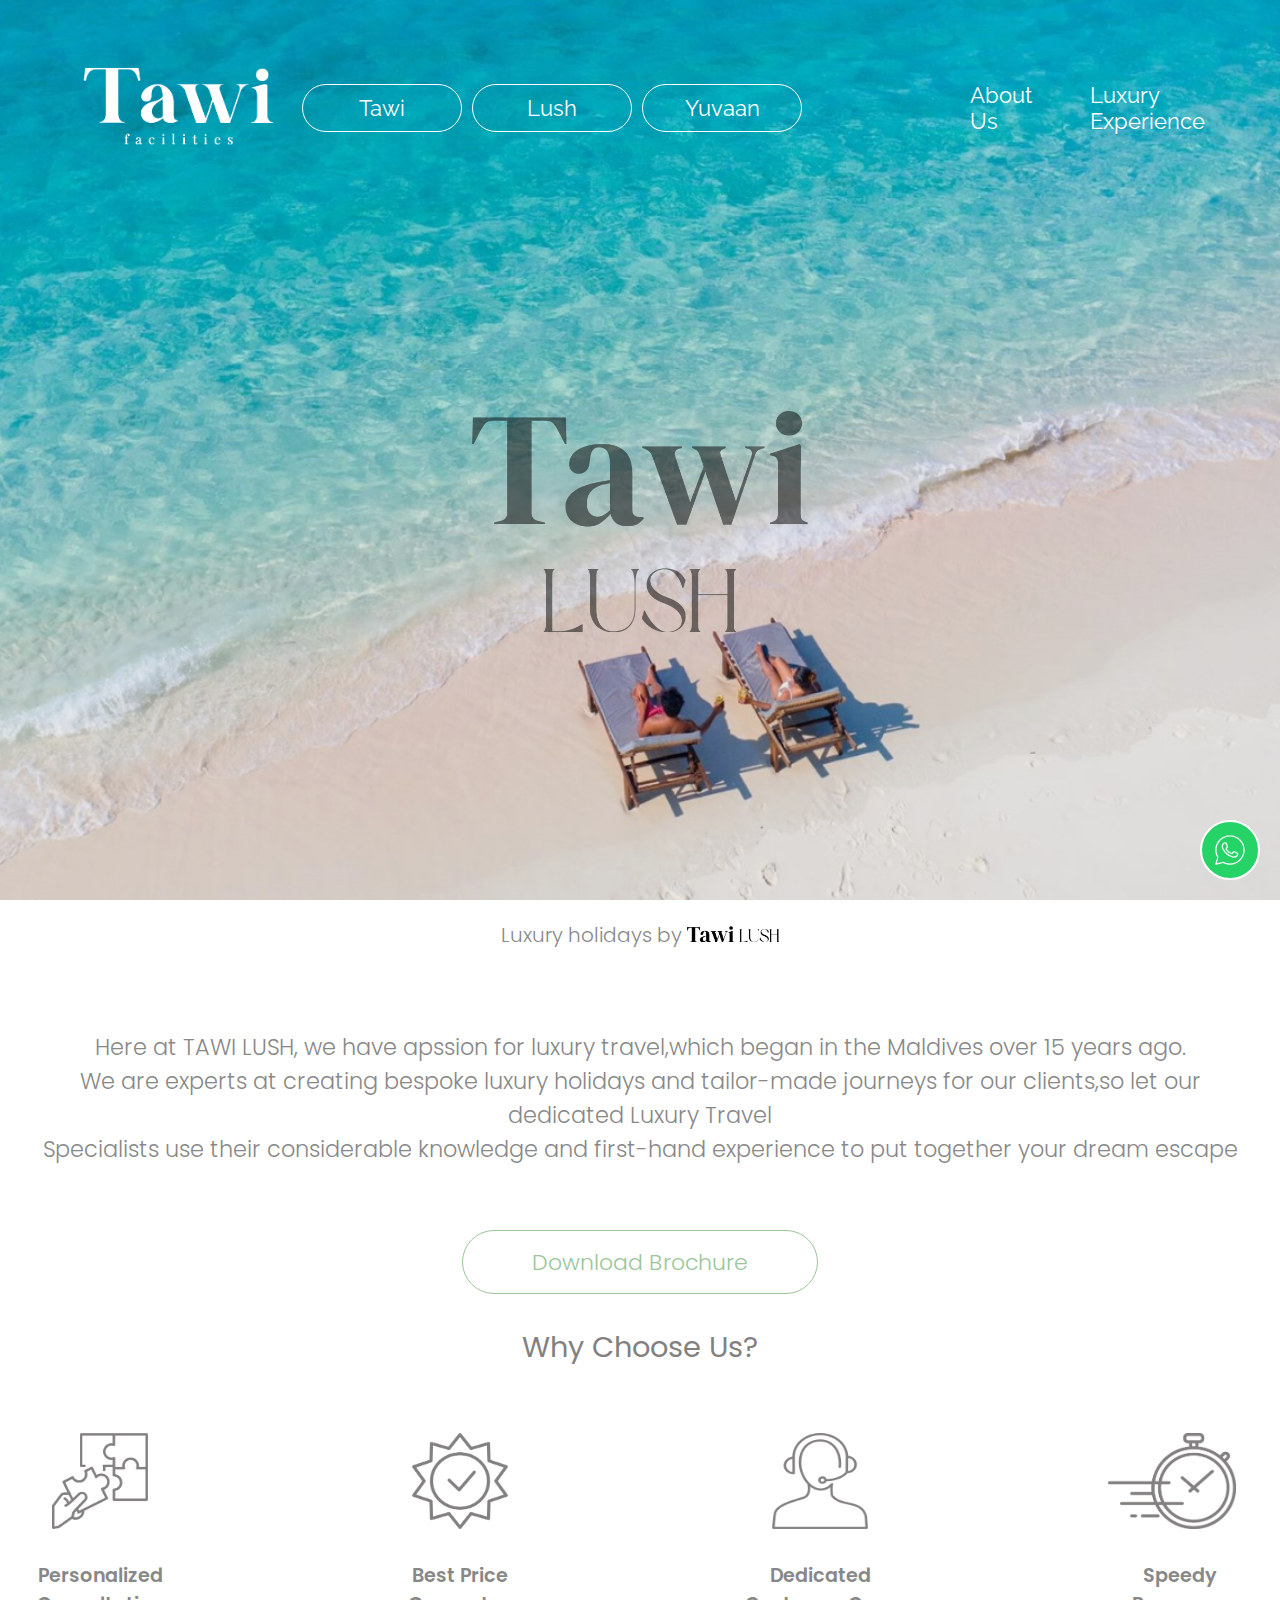
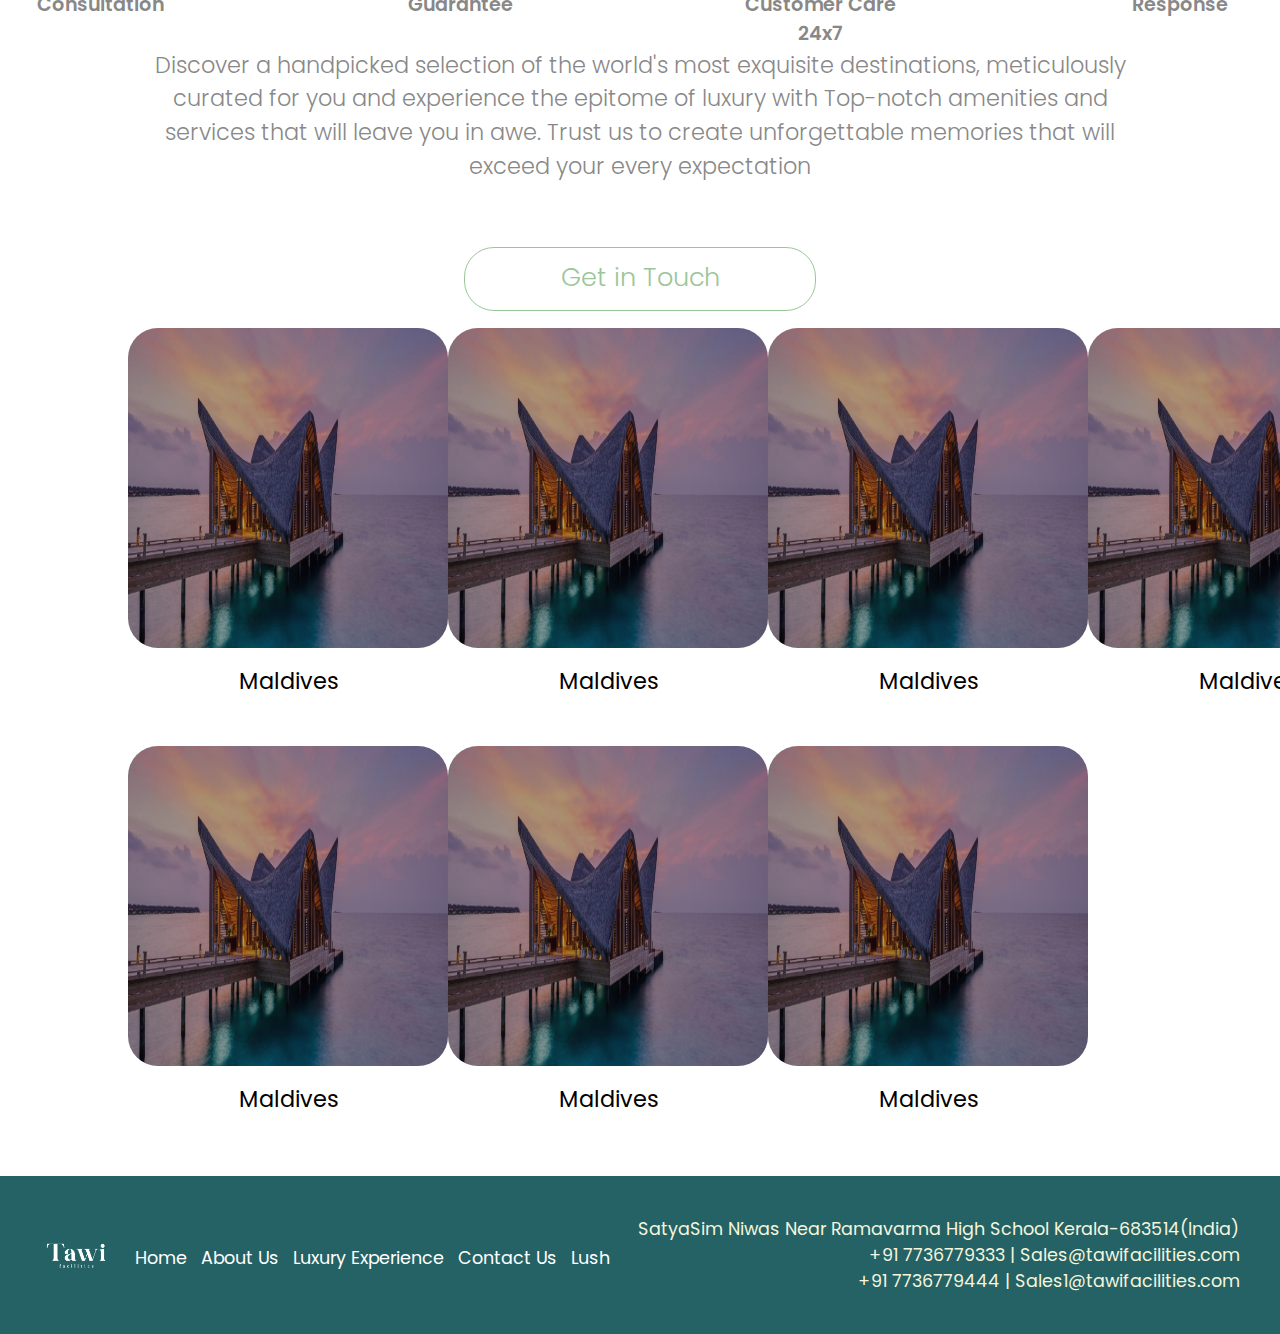
<file: index.html>
<!DOCTYPE html>
<html>
  <head>
    <title>Your Web Page</title>
    <link rel="stylesheet" type="text/css" href="./styles/style.css" />
    <script src="https://code.jquery.com/jquery-3.6.0.min.js"></script>
    <script src="./script/script.js"></script>
  </head>
  <body>
    <div class="section1">
      <div class="section1-top">
        <div class="logo">
          <img
            src="./assets/images/Tawi_logo.png"
            alt="logo"
            style="height: 8rem"
          />
        </div>
        <div class="navigation">
          <div class="hamburger">
            <div class="line"></div>
            <div class="line"></div>
            <div class="line"></div>
          </div>
          <div class="navbar-buttons">
            <ul class="nav-button-group" style="list-style: none">
              <li>
                <a
                  class="nav-buttons"
                  href="../index.html"
                  style="text-decoration: none"
                  >Tawi</a
                >
              </li>
              <li>
                <a
                  class="nav-buttons"
                  href="index.html"
                  style="text-decoration: none"
                  >Lush</a
                >
              </li>
              <li>
                <a
                  class="nav-buttons"
                  href="./pages/yuvan.html"
                  style="text-decoration: none"
                >
                  Yuvaan
                </a>
              </li>
            </ul>
            <ul class="menu">
              <li>
                <a href="../about.html">About Us</a>
              </li>
              <li>
                <a href="http://www.tawifacilities.com/luxury-experience"
                  >Luxury Experience</a
                >
              </li>
              <li>
                <a href="http://www.tawifacilities.com/contact">Contact Us</a>
              </li>
            </ul>
          </div>
        </div>
      </div>
      <div class="section1-bottom">
        <img
          src="./assets/images/Lush_Black.png"
          style="width: 21rem; opacity: 50%"
        />
      </div>
      <div class="sectio1-hero-description">
        <!-- <p>
          We are thrilled and filled with immense excitement as we unveil our
          newest collection of resorts in seven breathtaking destinations: the
          Maldives, the United Arab Emirates
          (UAE),Seychelles,Mauritius,Phuket,Ko Samui and Bali. It is with great
          pleasure that we introduce these extraordinary properties, each
          meticulously designed to offer an unforgettable experience and create
          cherished memories for our esteemed guests like you.
        </p> -->
      </div>
    </div>
    <div class="section2">
      <div class="section2-top-upper">
        <div class="section2-upper-download-brochure">
          <p style="margin: 3rem; font-size: 1.25rem">
            Luxury holidays by
            <img
              src="./assets/images/Lush Single line.png"
              style="height: 1rem"
            />
          </p>
          <p style="margin: 2rem">
            Here at TAWI LUSH, we have apssion for luxury travel,which began in
            the Maldives over 15 years ago.<br />We are experts at creating
            bespoke luxury holidays and tailor-made journeys for our clients,so
            let our dedicated Luxury Travel<br />
            Specialists use their considerable knowledge and first-hand
            experience to put together your dream escape
          </p>
          <a
            class="download-brochure-button"
            href="path/to/your/file.pdf"
            target="_blank"
            >Download Brochure</a
          >
        </div>
        <p style="font-size: 1.8rem; color: #838080">Why Choose Us?</p>
        <div class="features-section">
          <div class="image-column-section2">
            <img
              src="./assets/images/Personalized.png"
              alt="Personalised Consultation"
            />
            <p>Personalized Consultation</p>
          </div>
          <div class="image-column-section2">
            <img
              src="./assets/images/BestPrice.png"
              alt="Best Price Guarantee"
            />
            <p>Best Price Guarantee</p>
          </div>
          <div class="image-column-section2">
            <img
              src="./assets/images/CustomerCare.png"
              alt="Dedicated Customer Care"
            />
            <p>Dedicated Customer Care 24x7</p>
          </div>
          <div class="image-column-section2">
            <img
              src="./assets/images/QuickResponse.png"
              alt="Speedy response"
              style="width: 8rem; margin-right: 1rem"
            />
            <p>Speedy Response</p>
          </div>
        </div>
      </div>
      <a
        href="https://wa.link/kq5lpf"
        class="whatsapp-floating-btn"
        target="_blank"
        rel="noopener noreferrer"
      >
        <img
          src="./assets/images/icons8-whatsapp.svg"
          alt="whatsapp"
          style="width: 2rem; height: 2rem; margin-top: 12px"
        />
      </a>

      <div class="section2-top">
        <p style="margin-top: 7rem">
          Discover a handpicked selection of the world's most exquisite
          destinations, meticulously curated for you and experience the epitome
          of luxury with Top-notch amenities and services that will leave you in
          awe. Trust us to create unforgettable memories that will exceed your
          every expectation
        </p>
        <a
          href="http://www.tawifacilities.com/contact"
          class="get-in-touch-button"
          >Get in Touch</a
        >
      </div>

      <!-- <div class="section2-bottom">
        <div class="section2-bottom-left">
          <div class="section2-bottom-left-top">
            <p
              class="section2-bottom-left-title"
              style="font-family: Poppins, sans-serif"
            >
              Introducing
            </p>
            <img
              src="./assets/images/tawi_lush.png"
              alt="tawi lush"
              style="width: 16rem"
            />
          </div>
          <div class="section2-bottom-left-bottom"></div>
        </div>
        <div class="section2-bottom-right">
          <a
            href="./pages/seychelles.html"
            class="section2-bottom-right-button"
          >
            Seychelles
          </a>
          <a href="./pages/maldives.html" class="section2-bottom-right-button"
            >Maldives</a
          >
          <a href="./pages/mauritius.html" class="section2-bottom-right-button">
            Mauritius
          </a>
          <a href="./pages/uae.html" class="section2-bottom-right-button">
            UAE
          </a>
          <a href="./pages/bali.html" class="section2-bottom-right-button">
            Bali
          </a>
          <a href="./pages/phuket.html" class="section2-bottom-right-button">
            Phuket
          </a>
          <a href="./pages/ko-samui.html" class="section2-bottom-right-button">
            Ko Samui
          </a>
        </div>
      </div> -->
    </div>
    <!-- <div class="explore-bottom">
      <div class="explore">
        <div class="explore-title">
          <p style="font-size: 6rem; padding-top: 10rem">Yuvaan</p>
        </div>

        <div class="explore-button">
          <a href="./pages/yuvan.html"> Explore </a>
        </div>
        <img src="./assets/images/curated_by_lush.png" alt="curated by lush" /
        style="width: 7rem;height: 7rem; margin-left: 7.5rem;margin-top: 2rem;">
         <p class="explore-content">Curated by</p>
        <div class="explore-logo">
          <p style="font-size: 3rem; font-family: Rosarivo, serif">Tawi</p>
          <p style="font-size: 2rem; margin-left: 1rem">Lush</p>
        </div> -->
    <!-- </div>
    </div> -->

    <div class="location-thumbnail-section">
      <div class="location-thumbnail-first-row">
        <div class="location-thumbnail">
          <img
            class="thumbnail-image"
            src="./assets/images/Maldives Hero Image.png"
          />
          <p class="thumbnail-description">Maldives</p>
        </div>
        <div class="location-thumbnail">
          <img
            class="thumbnail-image"
            src="./assets/images/Maldives Hero Image.png"
          />
          <p class="thumbnail-description">Maldives</p>
        </div>
        <div class="location-thumbnail">
          <img
            class="thumbnail-image"
            src="./assets/images/Maldives Hero Image.png"
          />
          <p class="thumbnail-description">Maldives</p>
        </div>
        <div class="location-thumbnail">
          <img
            class="thumbnail-image"
            src="./assets/images/Maldives Hero Image.png"
          />
          <p class="thumbnail-description">Maldives</p>
        </div>
      </div>
      <div class="location-thumbnail-second-row">
        <div class="location-thumbnail">
          <img
            class="thumbnail-image"
            src="./assets/images/Maldives Hero Image.png"
          />
          <p class="thumbnail-description">Maldives</p>
        </div>
        <div class="location-thumbnail">
          <img
            class="thumbnail-image"
            src="./assets/images/Maldives Hero Image.png"
          />
          <p class="thumbnail-description">Maldives</p>
        </div>
        <div class="location-thumbnail">
          <img
            class="thumbnail-image"
            src="./assets/images/Maldives Hero Image.png"
          />
          <p class="thumbnail-description">Maldives</p>
        </div>
      </div>
    </div>
    <footer>
      <div class="footer-left">
        <div class="logo">
          <img
            src="./assets/images/logo.png"
            alt="logo"
            style="margin-top: 5.5px"
          />
        </div>
        <div class="navigation">
          <ul class="menu">
            <li><a href="http://www.tawifacilities.com/">Home</a></li>
            <li><a href="http://www.tawifacilities.com/about">About Us</a></li>
            <li>
              <a href="http://www.tawifacilities.com/luxury-experience"
                >Luxury Experience</a
              >
            </li>
            <li>
              <a href="http://www.tawifacilities.com/contact">Contact Us</a>
            </li>
            <li><a href="index.html">Lush</a></li>
          </ul>
        </div>
      </div>
      <div class="footer-right">
        <p>SatyaSim Niwas Near Ramavarma High School Kerala-683514(India)</p>
        <p>
          +91 7736779333 | Sales@tawifacilities.com <br />
          +91 7736779444 | Sales1@tawifacilities.com
        </p>
      </div>
    </footer>
  </body>
</html>
</file>
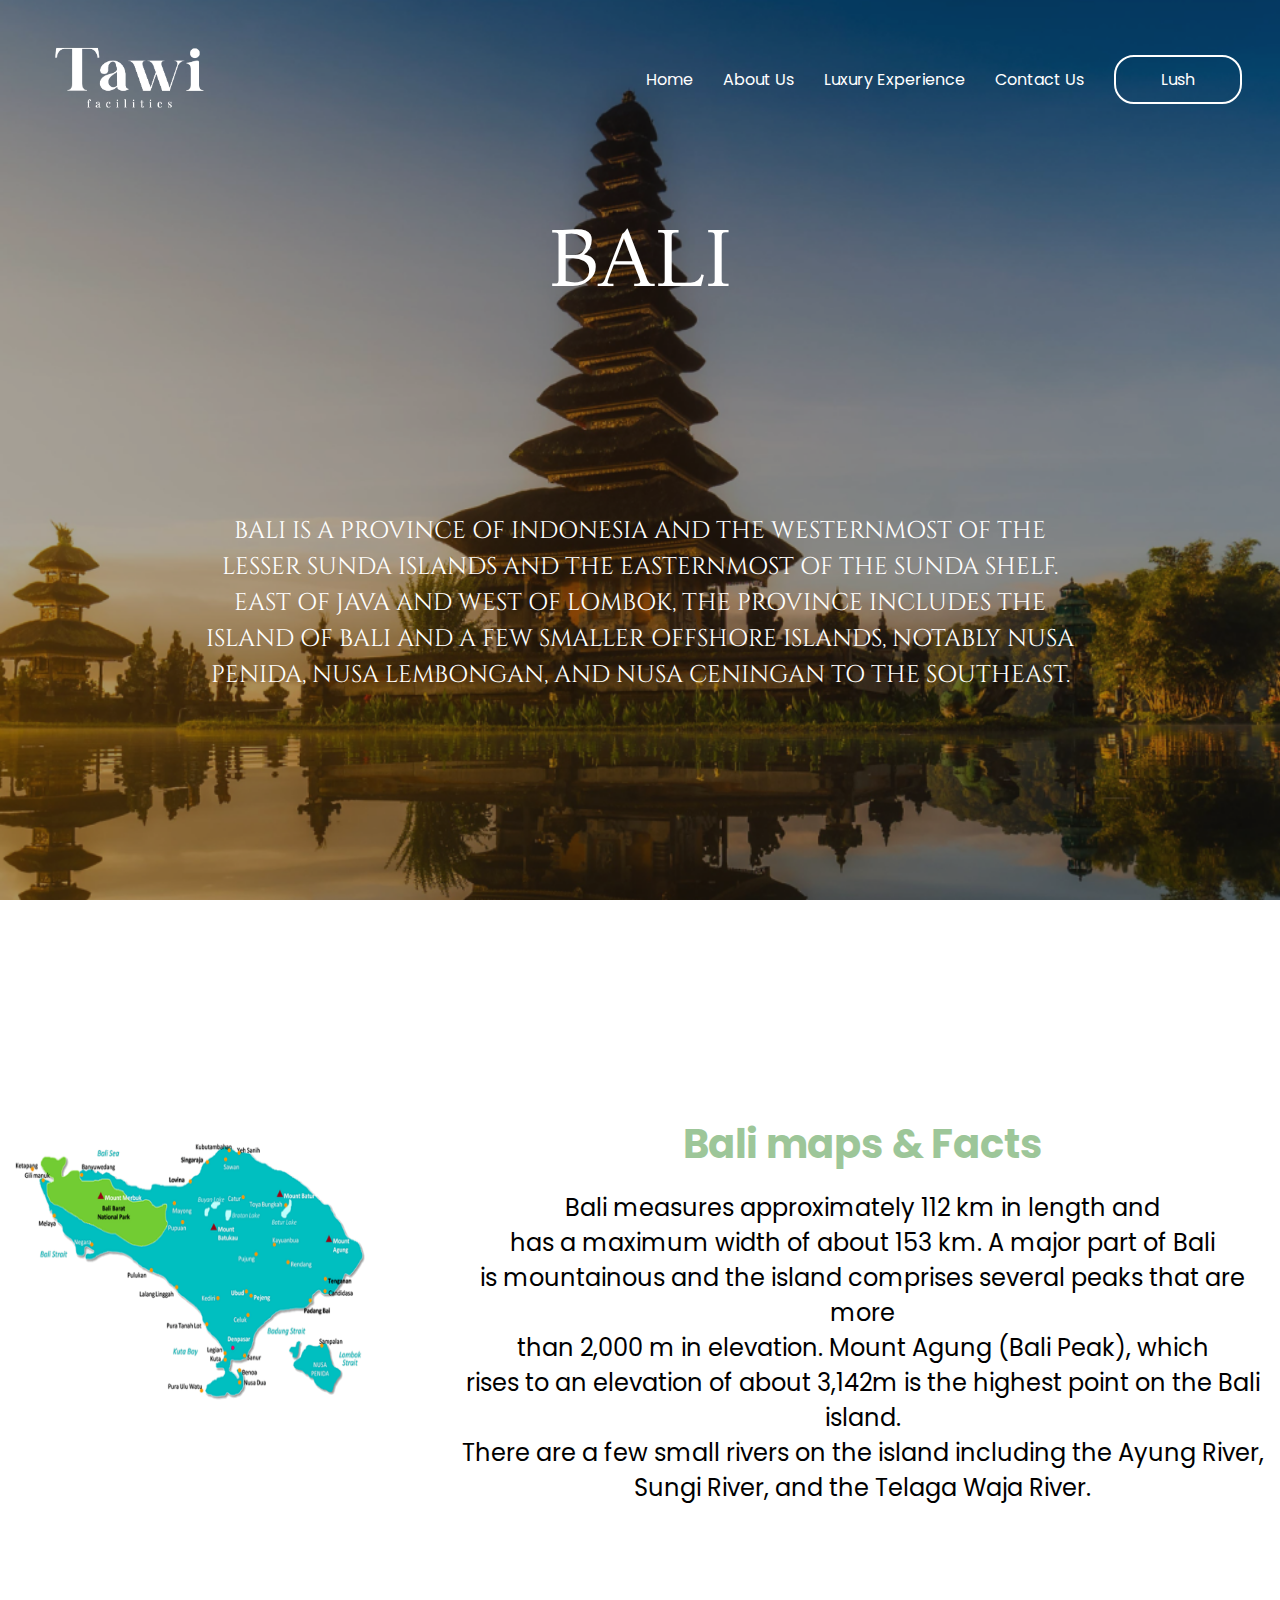
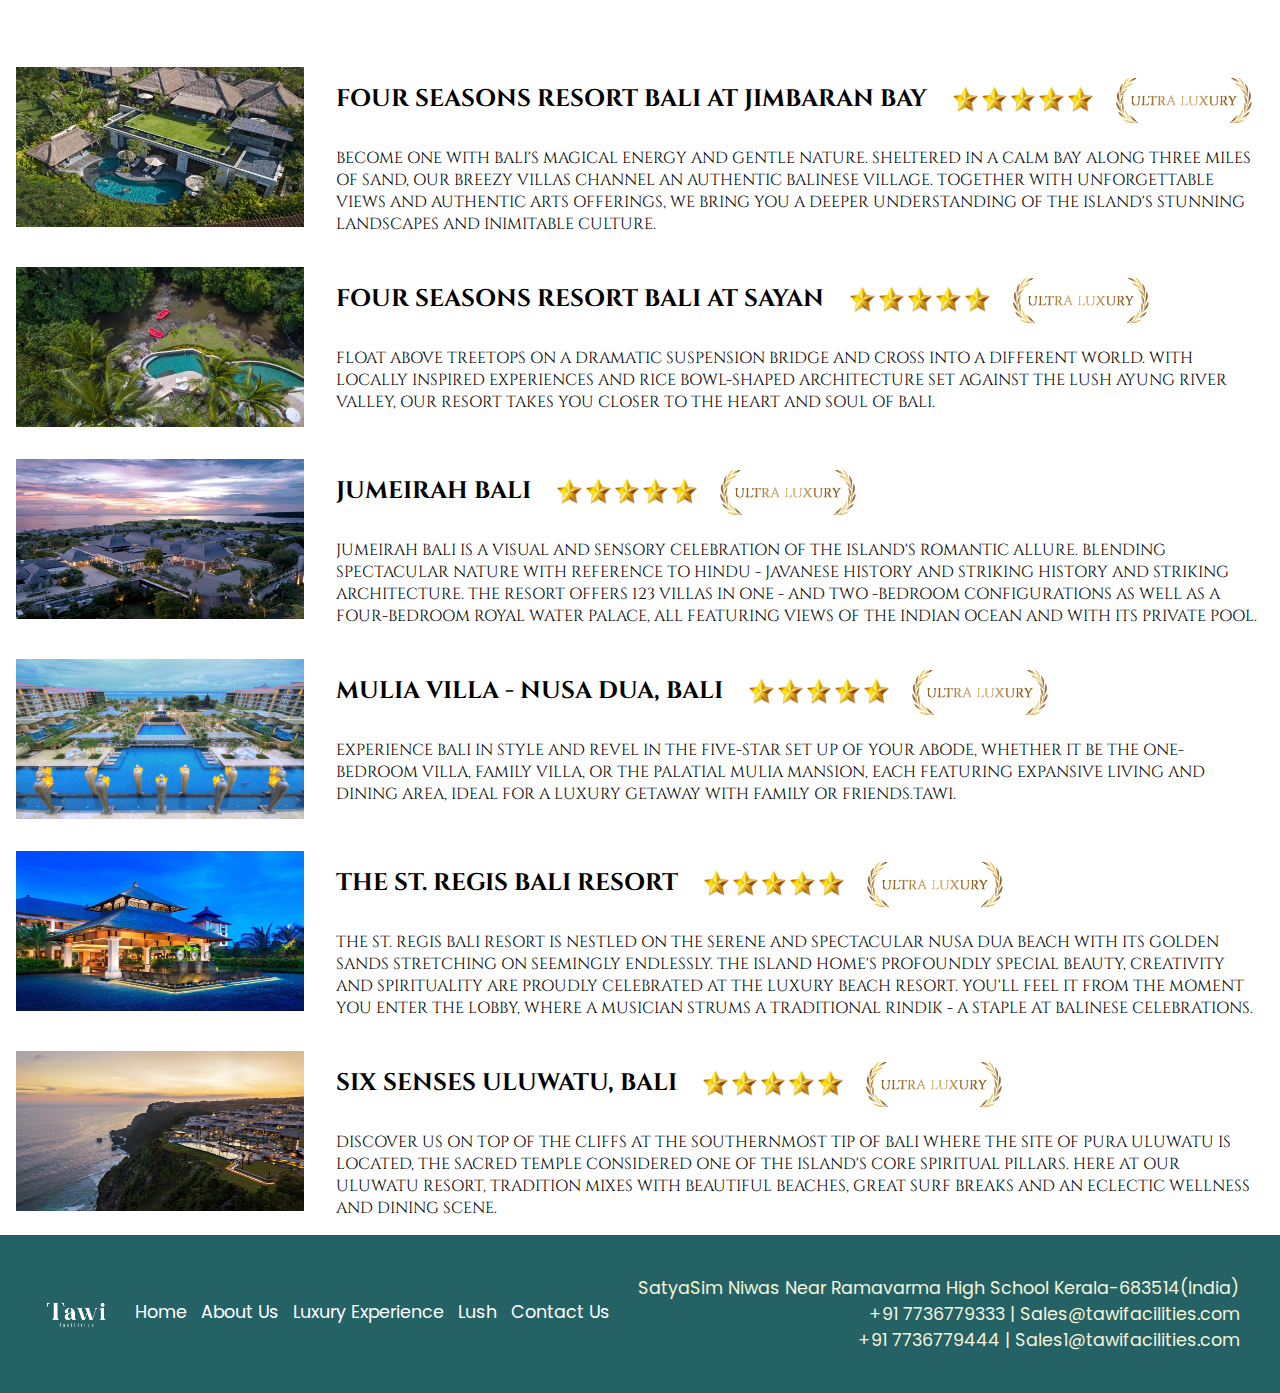
<file: pages/bali.html>
<!DOCTYPE html>
<html>
  <head>
    <title>Your Web Page</title>
    <link rel="stylesheet" type="text/css" href="../styles/bali.css" />
    <script src="https://code.jquery.com/jquery-3.6.0.min.js"></script>
    <script src="../script/script.js"></script>
  </head>
  <body>
    <div class="section1">
      <div class="section1-top">
        <div class="logo">
          <img src="../assets/images/logo.png" alt="logo" />
        </div>
        <div class="navigation">
          <div class="hamburger">
            <div class="line"></div>
            <div class="line"></div>
            <div class="line"></div>
          </div>
          <ul class="menu">
            <li><a href="http://www.tawifacilities.com/">Home</a></li>
            <li><a href="http://www.tawifacilities.com/about">About Us</a></li>
            <li>
              <a href="http://www.tawifacilities.com/luxury-experience"
                >Luxury Experience</a
              >
            </li>
            <li>
              <a href="http://www.tawifacilities.com/contact">Contact Us</a>
            </li>
            <li><a href="/index.html" class="hero-button">Lush</a></li>
          </ul>
        </div>
      </div>
      <div class="section1-bottom">
        <p class="title">Bali</p>

        <p class="section2-top" style="text-transform: uppercase; color: #fff">
          Bali is a province of Indonesia and the westernmost of the Lesser
          Sunda Islands and the easternmost of the Sunda Shelf. East of Java and
          west of Lombok, the province includes the island of Bali and a few
          smaller offshore islands, notably Nusa Penida, Nusa Lembongan, and
          Nusa Ceningan to the southeast.
        </p>
      </div>
    </div>
    <div>
      <div class="section1-top"></div>
      <div class="section1-bottom" style="display: flex; flex-direction: row">
        <div class="image-container">
          <img src="../assets/images/Bali.png" alt="Description of the image" />
        </div>
        <div style="text-align: center; margin-left: 4rem">
          <h1 style="font-size: 2.5rem; padding: 1rem; color: #9dc699">
            Bali maps & Facts
          </h1>

          <p style="font-size: 1.5rem">
            Bali measures approximately 112 km in length and <br />
            has a maximum width of about 153 km. A major part of Bali <br />
            is mountainous and the island comprises several peaks that are more
            <br />
            than 2,000 m in elevation. Mount Agung (Bali Peak), which <br />
            rises to an elevation of about 3,142m is the highest point on the
            Bali island.<br />
            There are a few small rivers on the island including the Ayung
            River,<br />
            Sungi River, and the Telaga Waja River.
          </p>
        </div>
      </div>
    </div>
    <div class="section-new">
      <div class="section-new-row">
        <div class="section-new-image">
          <img
            src="../assets/images/Four Seasons Resort Bali At Jimbaran Bay.jpg"
            alt="Description of the image"
          />
        </div>
        <div class="section-new-content">
          <div class="section-new-content-heading">
            <h2 style="margin-right: 1.5rem">
              Four Seasons Resort Bali At Jimbaran Bay
            </h2>
            <img
              class="section-new-content-heading-star"
              src="../assets/images/pngwing.com.png"
            />
            <img
              class="section-new-content-heading-star"
              src="../assets/images/pngwing.com.png"
            />
            <img
              class="section-new-content-heading-star"
              src="../assets/images/pngwing.com.png"
            />
            <img
              class="section-new-content-heading-star"
              src="../assets/images/pngwing.com.png"
            />
            <img
              class="section-new-content-heading-star"
              src="../assets/images/pngwing.com.png"
            />
            <img
              src="../assets/images/ULTRA LUXURY.png"
              alt="Ultra luxury"
              class="badge-image"
            />
          </div>
          <p class="resort-content">
            Become one with Bali's magical energy and gentle nature. Sheltered
            in a calm bay along three miles of sand, our breezy villas channel
            an authentic Balinese village. Together with unforgettable views and
            authentic arts offerings, we bring you a deeper understanding of the
            island's stunning landscapes and inimitable culture.
          </p>
        </div>
      </div>
      <div class="section-new-row">
        <div class="section-new-image">
          <img
            src="../assets/images/Four Seasons Resort Bali At Sayan.jpg"
            alt="Description of the image"
          />
        </div>
        <div class="section-new-content">
          <div class="section-new-content-heading">
            <h2 style="margin-right: 1.5rem">
              Four Seasons Resort Bali At Sayan
            </h2>
            <img
              class="section-new-content-heading-star"
              src="../assets/images/pngwing.com.png"
            />
            <img
              class="section-new-content-heading-star"
              src="../assets/images/pngwing.com.png"
            />
            <img
              class="section-new-content-heading-star"
              src="../assets/images/pngwing.com.png"
            />
            <img
              class="section-new-content-heading-star"
              src="../assets/images/pngwing.com.png"
            />
            <img
              class="section-new-content-heading-star"
              src="../assets/images/pngwing.com.png"
            />
            <img
              src="../assets/images/ULTRA LUXURY.png"
              alt="Ultra luxury"
              class="badge-image"
            />
          </div>
          <p class="resort-content">
            Float above treetops on a dramatic suspension bridge and cross into
            a different world. With locally inspired experiences and rice
            bowl-shaped architecture set against the lush Ayung River Valley,
            our Resort takes you closer to the heart and soul of Bali.
          </p>
        </div>
      </div>
      <div class="section-new-row">
        <div class="section-new-image">
          <img
            src="../assets/images/Jumeirah Bali.jpg"
            alt="Description of the image"
          />
        </div>
        <div class="section-new-content">
          <div class="section-new-content-heading">
            <h2 style="margin-right: 1.5rem">Jumeirah Bali</h2>
            <img
              class="section-new-content-heading-star"
              src="../assets/images/pngwing.com.png"
            />
            <img
              class="section-new-content-heading-star"
              src="../assets/images/pngwing.com.png"
            />
            <img
              class="section-new-content-heading-star"
              src="../assets/images/pngwing.com.png"
            />
            <img
              class="section-new-content-heading-star"
              src="../assets/images/pngwing.com.png"
            />
            <img
              class="section-new-content-heading-star"
              src="../assets/images/pngwing.com.png"
            />
            <img
              src="../assets/images/ULTRA LUXURY.png"
              alt="Ultra luxury"
              class="badge-image"
            />
          </div>
          <p class="resort-content">
            Jumeirah Bali is a visual and sensory celebration of the island's
            romantic allure. blending spectacular nature with reference to Hindu
            - Javanese history and striking history and striking architecture.
            The resort offers 123 villas in one - and two -bedroom
            configurations as well as a four-bedroom royal water palace, all
            featuring views of the Indian ocean and with its private pool.
          </p>
        </div>
      </div>
    </div>
    <div class="section-new-row">
      <div class="section-new-image">
        <img
          src="../assets/images/Mulia Villa - Nusa Dua, Bali.jpg"
          alt="Description of the image"
        />
      </div>
      <div class="section-new-content">
        <div class="section-new-content-heading">
          <h2 style="margin-right: 1.5rem">Mulia Villa - Nusa Dua, Bali</h2>
          <img
            class="section-new-content-heading-star"
            src="../assets/images/pngwing.com.png"
          />
          <img
            class="section-new-content-heading-star"
            src="../assets/images/pngwing.com.png"
          />
          <img
            class="section-new-content-heading-star"
            src="../assets/images/pngwing.com.png"
          />
          <img
            class="section-new-content-heading-star"
            src="../assets/images/pngwing.com.png"
          />
          <img
            class="section-new-content-heading-star"
            src="../assets/images/pngwing.com.png"
          />
          <img
            src="../assets/images/ULTRA LUXURY.png"
            alt="Ultra luxury"
            class="badge-image"
          />
        </div>
        <p class="resort-content">
          Experience Bali in style and revel in the five-star set up of your
          abode, whether it be the one-bedroom villa, family villa, or the
          palatial Mulia Mansion, each featuring expansive living and dining
          area, ideal for a luxury getaway with family or friends.Tawi.
        </p>
      </div>
    </div>
    <div class="section-new-row">
      <div class="section-new-image">
        <img
          src="../assets/images/The St. Regis Bali Resort.jpg"
          alt="Description of the image"
        />
      </div>
      <div class="section-new-content">
        <div class="section-new-content-heading">
          <h2 style="margin-right: 1.5rem">The St. Regis Bali Resort</h2>
          <img
            class="section-new-content-heading-star"
            src="../assets/images/pngwing.com.png"
          />
          <img
            class="section-new-content-heading-star"
            src="../assets/images/pngwing.com.png"
          />
          <img
            class="section-new-content-heading-star"
            src="../assets/images/pngwing.com.png"
          />
          <img
            class="section-new-content-heading-star"
            src="../assets/images/pngwing.com.png"
          />
          <img
            class="section-new-content-heading-star"
            src="../assets/images/pngwing.com.png"
          />
          <img
            src="../assets/images/ULTRA LUXURY.png"
            alt="Ultra luxury"
            class="badge-image"
          />
        </div>
        <p class="resort-content">
          The St. Regis Bali Resort is nestled on the serene and spectacular
          Nusa Dua beach with its golden sands stretching on seemingly
          endlessly. The island home's profoundly special beauty, creativity and
          spirituality are proudly celebrated at the luxury beach resort. You'll
          feel it from the moment you enter the lobby, where a musician strums a
          traditional rindik - a staple at Balinese celebrations.
        </p>
      </div>
    </div>
    <div class="section-new-row">
      <div class="section-new-image">
        <img
          src="../assets/images/Six Senses Uluwatu, Bali.jpg"
          alt="Description of the image"
        />
      </div>
      <div class="section-new-content">
        <div class="section-new-content-heading">
          <h2 style="margin-right: 1.5rem">Six Senses Uluwatu, Bali</h2>
          <img
            class="section-new-content-heading-star"
            src="../assets/images/pngwing.com.png"
          />
          <img
            class="section-new-content-heading-star"
            src="../assets/images/pngwing.com.png"
          />
          <img
            class="section-new-content-heading-star"
            src="../assets/images/pngwing.com.png"
          />
          <img
            class="section-new-content-heading-star"
            src="../assets/images/pngwing.com.png"
          />
          <img
            class="section-new-content-heading-star"
            src="../assets/images/pngwing.com.png"
          />
          <img
            src="../assets/images/ULTRA LUXURY.png"
            alt="Ultra luxury"
            class="badge-image"
          />
        </div>
        <p class="resort-content">
          Discover us on top of the cliffs at the southernmost tip of Bali where
          the site of Pura Uluwatu is located, the sacred temple considered one
          of the island's core spiritual pillars. Here at our Uluwatu resort,
          tradition mixes with beautiful beaches, great surf breaks and an
          eclectic wellness and dining scene.
        </p>
      </div>
    </div>

    <footer>
      <div class="footer-left">
        <div class="logo">
          <img
            src="../assets/images/logo.png"
            alt="logo"
            style="margin-top: 5px"
          />
        </div>
        <div class="navigation">
          <ul class="menu">
            <li><a href="http://www.tawifacilities.com/">Home</a></li>
            <li><a href="http://www.tawifacilities.com/about">About Us</a></li>
            <li>
              <a href="http://www.tawifacilities.com/luxury-experience"
                >Luxury Experience</a
              >
            </li>
            <li><a href="/index.html">Lush</a></li>
            <li>
              <a href="http://www.tawifacilities.com/contact">Contact Us</a>
            </li>
          </ul>
        </div>
      </div>
      <div class="footer-right">
        <p>SatyaSim Niwas Near Ramavarma High School Kerala-683514(India)</p>
        <p>
          +91 7736779333 | Sales@tawifacilities.com <br />
          +91 7736779444 | Sales1@tawifacilities.com
        </p>
      </div>
    </footer>
  </body>
</html>
</file>
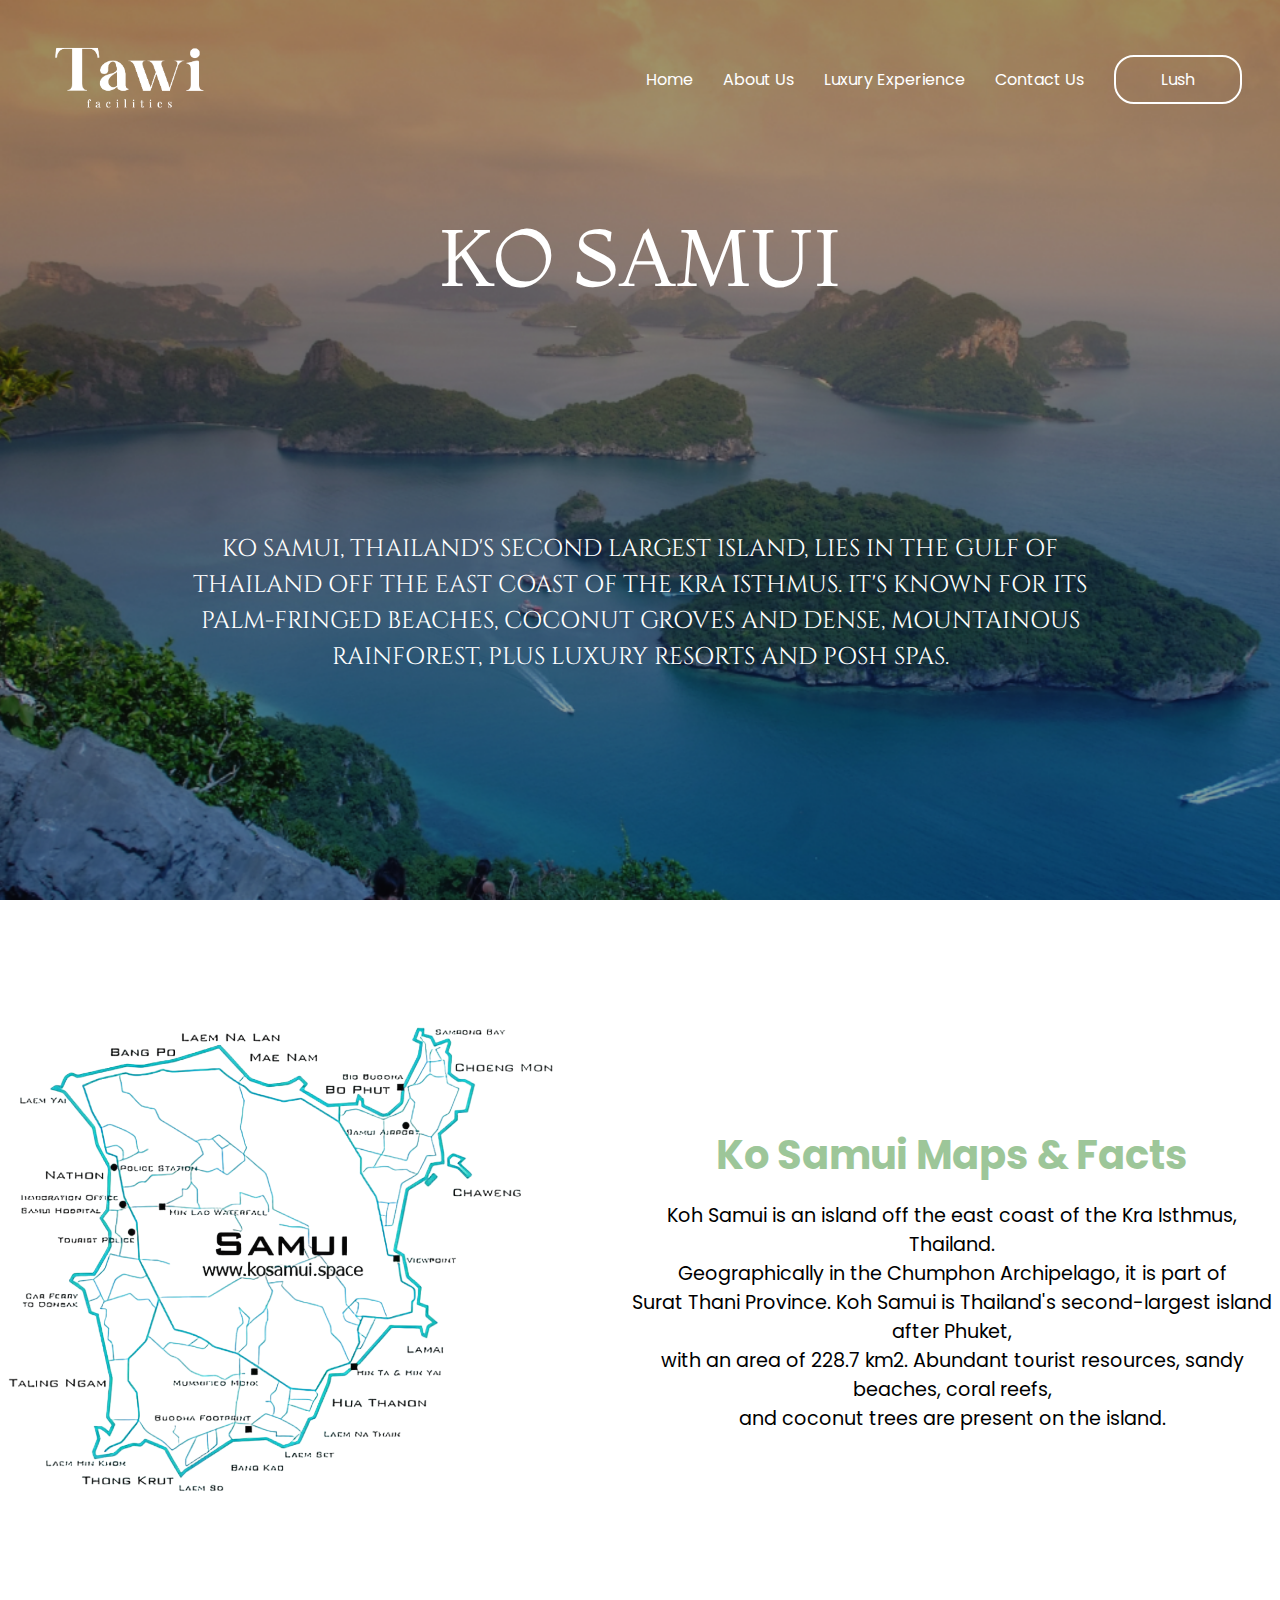
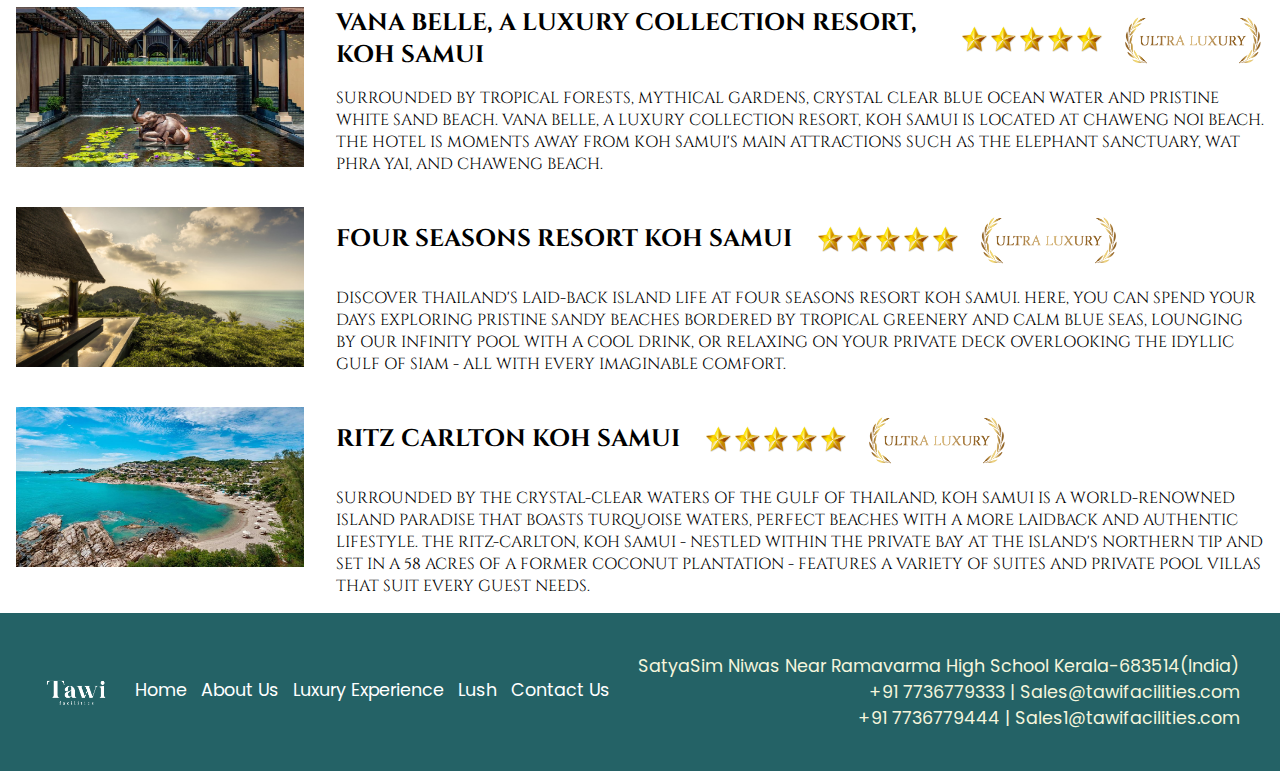
<file: pages/ko-samui.html>
<!DOCTYPE html>
<html>
  <head>
    <title>Your Web Page</title>
    <link rel="stylesheet" type="text/css" href="../styles/ko-samui.css" />
    <script src="https://code.jquery.com/jquery-3.6.0.min.js"></script>
    <script src="../script/script.js"></script>
  </head>
  <body>
    <div class="section1">
      <div class="section1-top">
        <div class="logo">
          <img src="../assets/images/logo.png" alt="logo" />
        </div>
        <div class="navigation">
          <div class="hamburger">
            <div class="line"></div>
            <div class="line"></div>
            <div class="line"></div>
          </div>
          <ul class="menu">
            <li><a href="http://www.tawifacilities.com/">Home</a></li>
            <li><a href="http://www.tawifacilities.com/about">About Us</a></li>
            <li>
              <a href="http://www.tawifacilities.com/luxury-experience"
                >Luxury Experience</a
              >
            </li>
            <li>
              <a href="http://www.tawifacilities.com/contact">Contact Us</a>
            </li>
            <li><a href="/index.html" class="hero-button">Lush</a></li>
          </ul>
        </div>
      </div>
      <div class="section1-bottom">
        <p class="title">Ko Samui</p>

        <p class="section2-top" style="text-transform: uppercase; color: #fff">
          Ko Samui, Thailand's second largest island, lies in the Gulf of
          Thailand off the east coast of the Kra Isthmus. It's known for its
          palm-fringed beaches, coconut groves and dense, mountainous
          rainforest, plus luxury resorts and posh spas.
        </p>
      </div>
    </div>
    <div>
      <div class="section1-top"></div>
      <div class="section1-bottom" style="display: flex; flex-direction: row">
        <div class="image-container">
          <img
            src="../assets/images/ko samui.png"
            alt="Description of the image"
          />
        </div>
        <div style="text-align: center; margin-left: 4rem">
          <h1 style="font-size: 2.5rem; padding: 1rem; color: #9dc699">
            Ko Samui Maps & Facts
          </h1>

          <p style="font-size: 1.2rem">
            Koh Samui is an island off the east coast of the Kra Isthmus,
            Thailand.<br />
            Geographically in the Chumphon Archipelago, it is part of <br />
            Surat Thani Province. Koh Samui is Thailand's second-largest island
            after Phuket,<br />
            with an area of 228.7 km2. Abundant tourist resources, sandy
            beaches, coral reefs,<br />
            and coconut trees are present on the island.
          </p>
        </div>
      </div>
    </div>
    <div class="section-new">
      <div class="section-new-row">
        <div class="section-new-image">
          <img
            src="../assets/images/Vana Belle, a Luxury Collection Resort, Koh Samui.jpg"
            alt="Description of the image"
          />
        </div>
        <div class="section-new-content">
          <div class="section-new-content-heading">
            <h2 style="margin-right: 1.5rem">
              Vana Belle, a Luxury Collection Resort, Koh Samui
            </h2>
            <img
              class="section-new-content-heading-star"
              src="../assets/images/pngwing.com.png"
            />
            <img
              class="section-new-content-heading-star"
              src="../assets/images/pngwing.com.png"
            />
            <img
              class="section-new-content-heading-star"
              src="../assets/images/pngwing.com.png"
            />
            <img
              class="section-new-content-heading-star"
              src="../assets/images/pngwing.com.png"
            />
            <img
              class="section-new-content-heading-star"
              src="../assets/images/pngwing.com.png"
            />
            <img
              src="../assets/images/ULTRA LUXURY.png"
              alt="ultra luxury"
              class="badge-image"
            />
            <!-- <p class="section-new-content-heading-rating">DELUXE</p> -->
          </div>
          <p class="resort-content">
            Surrounded by tropical forests, mythical gardens, crystal clear blue
            ocean water and pristine white sand beach. Vana Belle, A Luxury
            Collection Resort, Koh Samui is located at Chaweng Noi Beach. The
            hotel is moments away from Koh Samui's main attractions such as the
            Elephant sanctuary, Wat Phra Yai, and Chaweng Beach.
          </p>
        </div>
      </div>
      <div class="section-new-row">
        <div class="section-new-image">
          <img
            src="../assets/images/FOUR SEASON RESORT KOH SAMUI.jpg"
            alt="Description of the image"
          />
        </div>
        <div class="section-new-content">
          <div class="section-new-content-heading">
            <h2 style="margin-right: 1.5rem">FOUR SEASONS RESORT KOH SAMUI</h2>
            <img
              class="section-new-content-heading-star"
              src="../assets/images/pngwing.com.png"
            />
            <img
              class="section-new-content-heading-star"
              src="../assets/images/pngwing.com.png"
            />
            <img
              class="section-new-content-heading-star"
              src="../assets/images/pngwing.com.png"
            />
            <img
              class="section-new-content-heading-star"
              src="../assets/images/pngwing.com.png"
            />
            <img
              class="section-new-content-heading-star"
              src="../assets/images/pngwing.com.png"
            />
            <img
              src="../assets/images/ULTRA LUXURY.png"
              alt="ultra luxury"
              class="badge-image"
            />
            <!-- <p class="section-new-content-heading-rating">ENTRY LEVEL</p> -->
          </div>
          <p class="resort-content">
            Discover Thailand's laid-back island life at Four Seasons Resort Koh
            Samui. Here, you can spend your days exploring pristine sandy
            beaches bordered by tropical greenery and calm blue seas, lounging
            by our infinity pool with a cool drink, or relaxing on your private
            deck overlooking the idyllic Gulf of Siam - all with every
            imaginable comfort.
          </p>
        </div>
      </div>
      <div class="section-new-row">
        <div class="section-new-image">
          <img
            src="../assets/images/RITZ CARLTON KOH SAMUI.jpg"
            alt="Description of the image"
          />
        </div>
        <div class="section-new-content">
          <div class="section-new-content-heading">
            <h2 style="margin-right: 1.5rem">RITZ CARLTON KOH SAMUI</h2>
            <img
              class="section-new-content-heading-star"
              src="../assets/images/pngwing.com.png"
            />
            <img
              class="section-new-content-heading-star"
              src="../assets/images/pngwing.com.png"
            />
            <img
              class="section-new-content-heading-star"
              src="../assets/images/pngwing.com.png"
            />
            <img
              class="section-new-content-heading-star"
              src="../assets/images/pngwing.com.png"
            />
            <img
              class="section-new-content-heading-star"
              src="../assets/images/pngwing.com.png"
            />
            <img
              src="../assets/images/ULTRA LUXURY.png"
              alt="ultra luxury"
              class="badge-image"
            />
          </div>
          <p class="resort-content">
            Surrounded by the crystal-clear waters of the Gulf of Thailand, Koh
            Samui is a world-renowned island paradise that boasts turquoise
            waters, perfect beaches with a more laidback and authentic
            lifestyle. The Ritz-Carlton, Koh Samui - nestled within the private
            bay at the island's northern tip and set in a 58 acres of a former
            coconut plantation - features a variety of suites and private pool
            villas that suit every guest needs.
          </p>
        </div>
      </div>
    </div>

    <footer>
      <div class="footer-left">
        <div class="logo">
          <img
            src="../assets/images/logo.png"
            alt="logo"
            style="margin-top: 5px"
          />
        </div>
        <div class="navigation">
          <ul class="menu">
            <li><a href="http://www.tawifacilities.com/">Home</a></li>
            <li><a href="http://www.tawifacilities.com/about">About Us</a></li>
            <li>
              <a href="http://www.tawifacilities.com/luxury-experience"
                >Luxury Experience</a
              >
            </li>
            <li><a href="/index.html">Lush</a></li>
            <li>
              <a href="http://www.tawifacilities.com/contact">Contact Us</a>
            </li>
          </ul>
        </div>
      </div>
      <div class="footer-right">
        <p>SatyaSim Niwas Near Ramavarma High School Kerala-683514(India)</p>
        <p>
          +91 7736779333 | Sales@tawifacilities.com <br />
          +91 7736779444 | Sales1@tawifacilities.com
        </p>
      </div>
    </footer>
  </body>
</html>
</file>
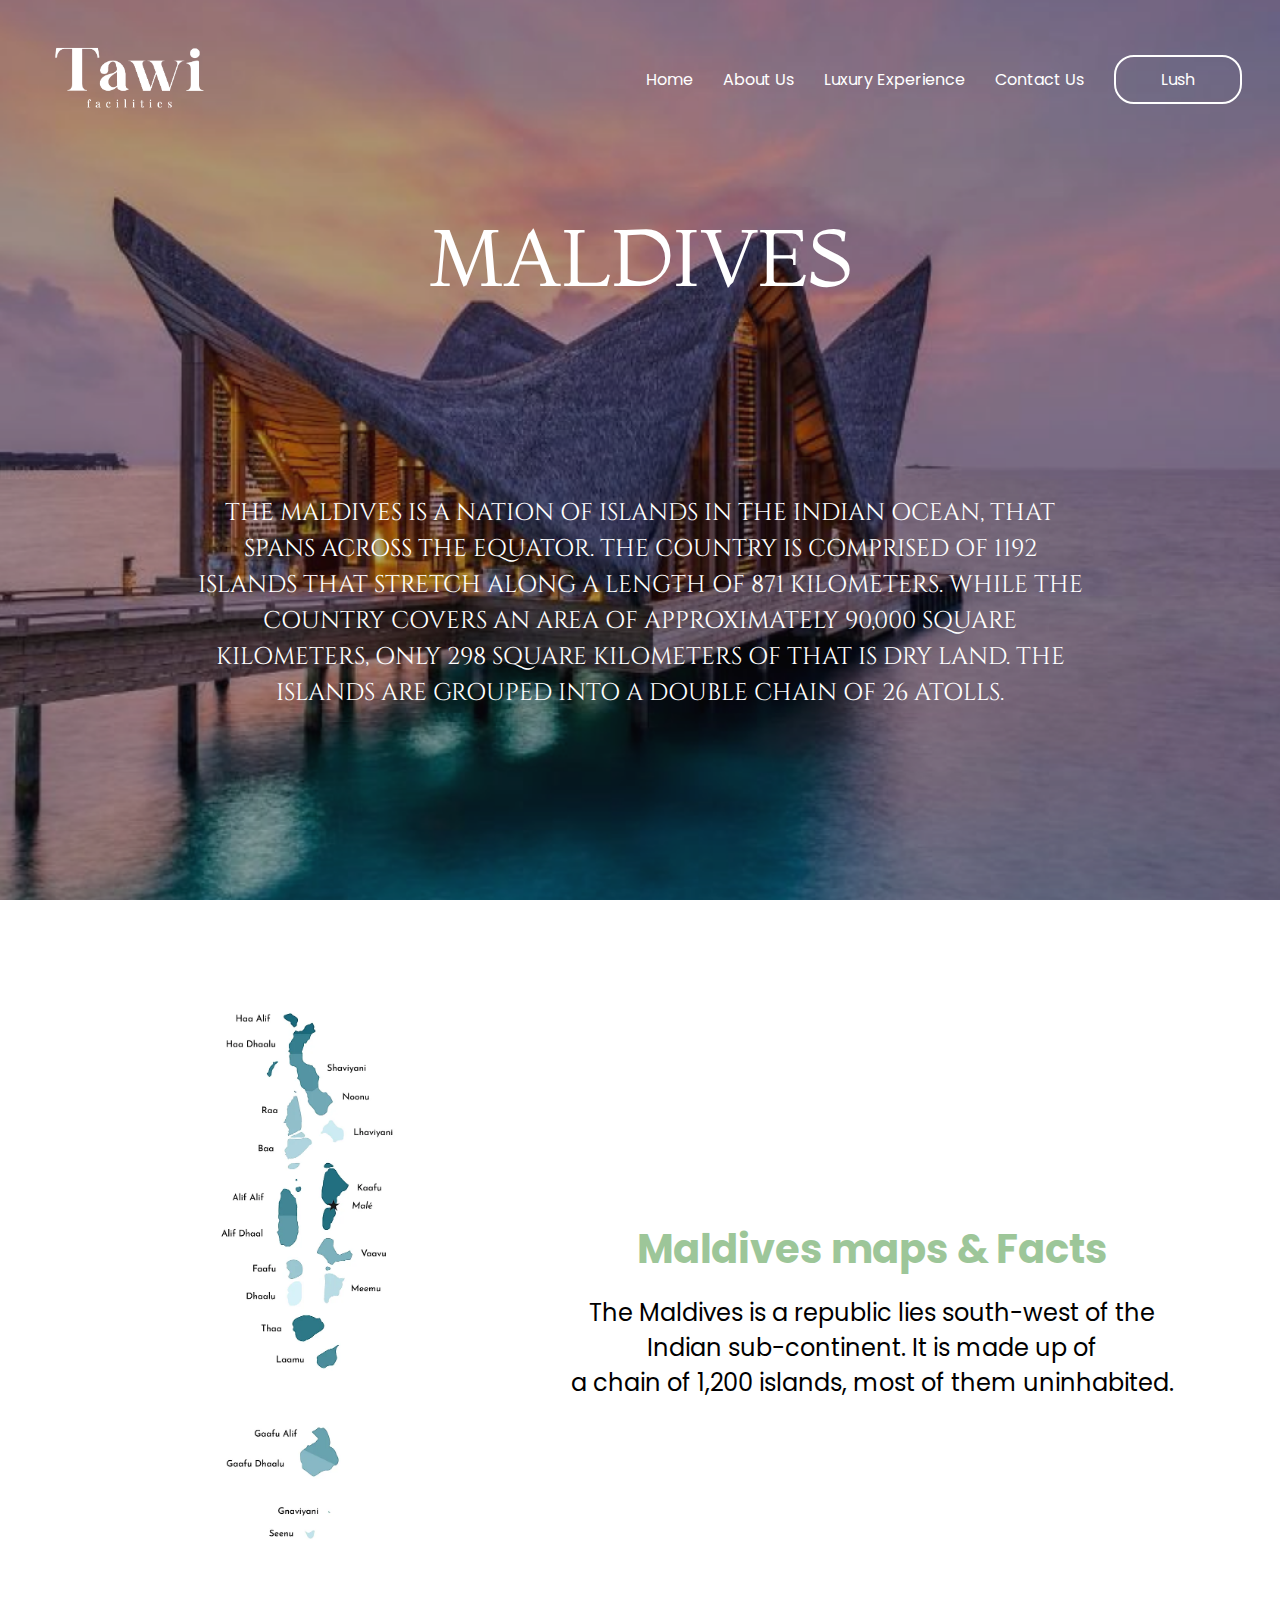
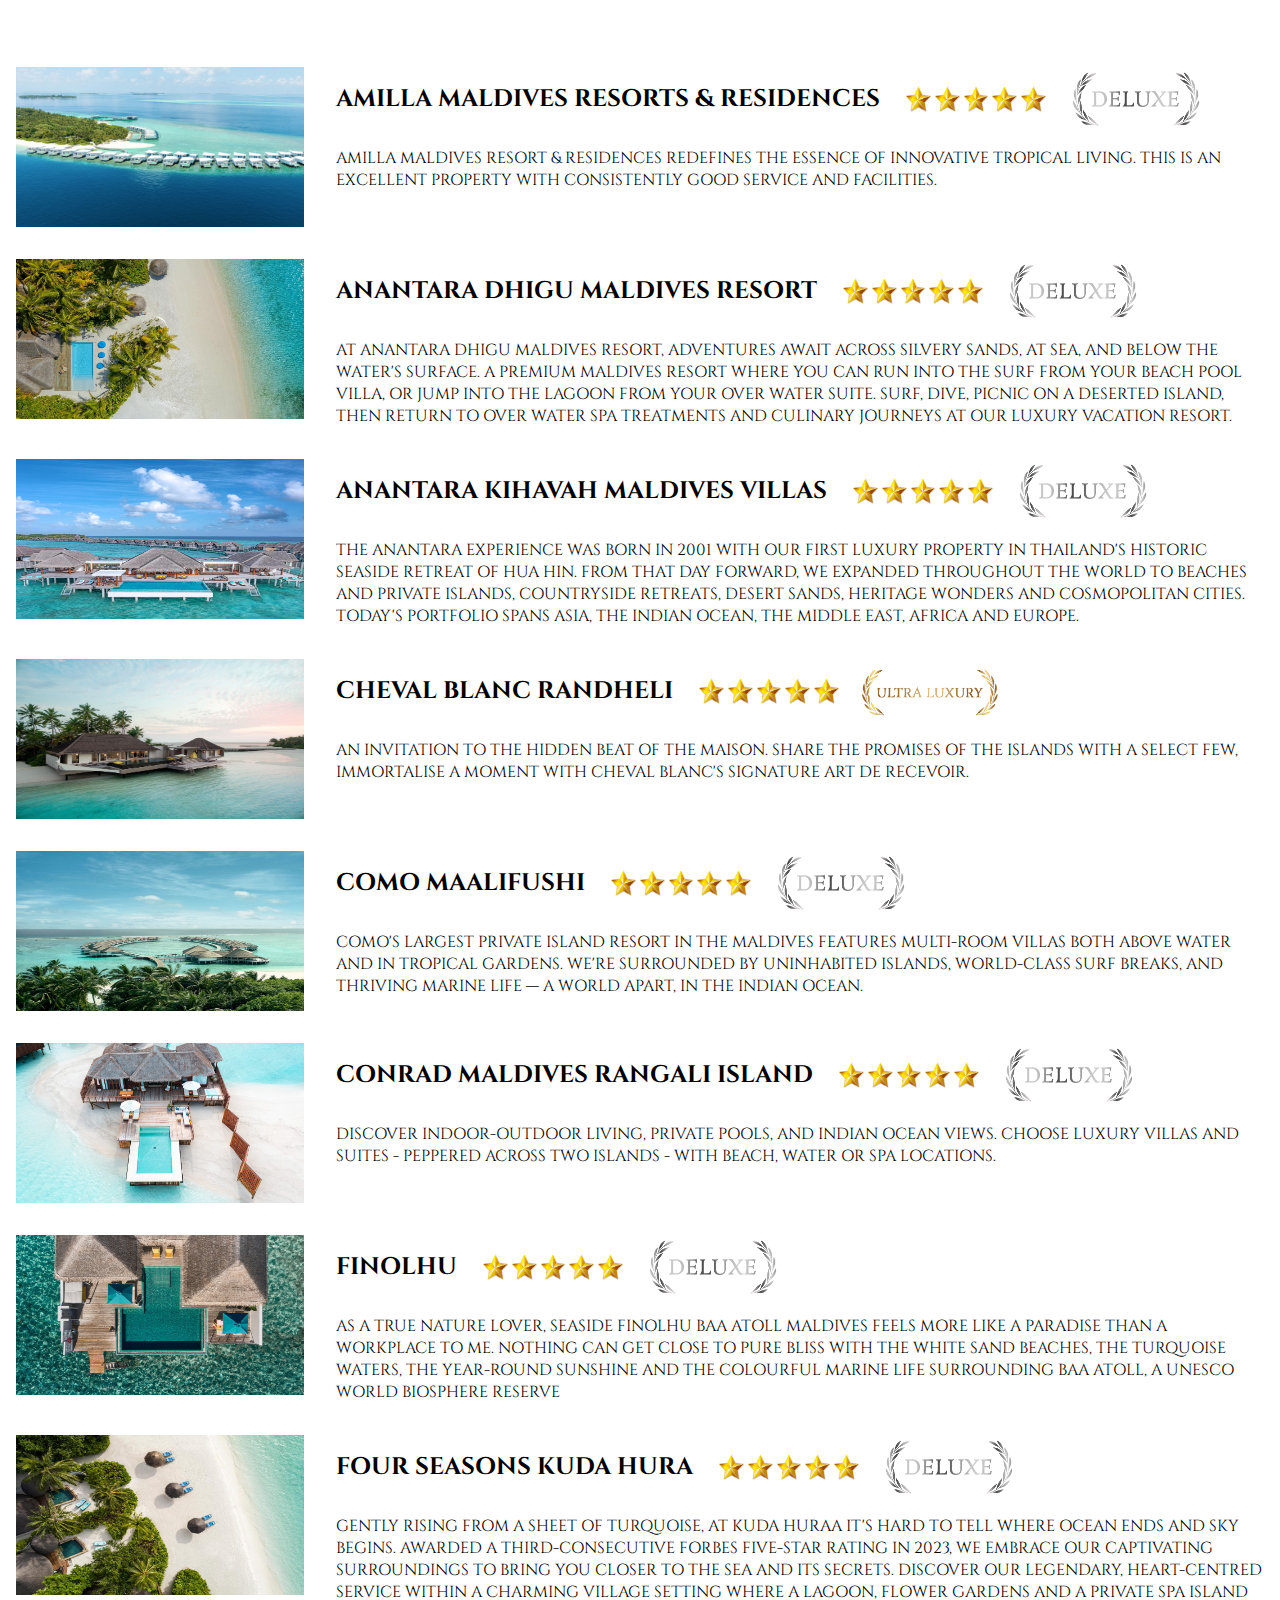
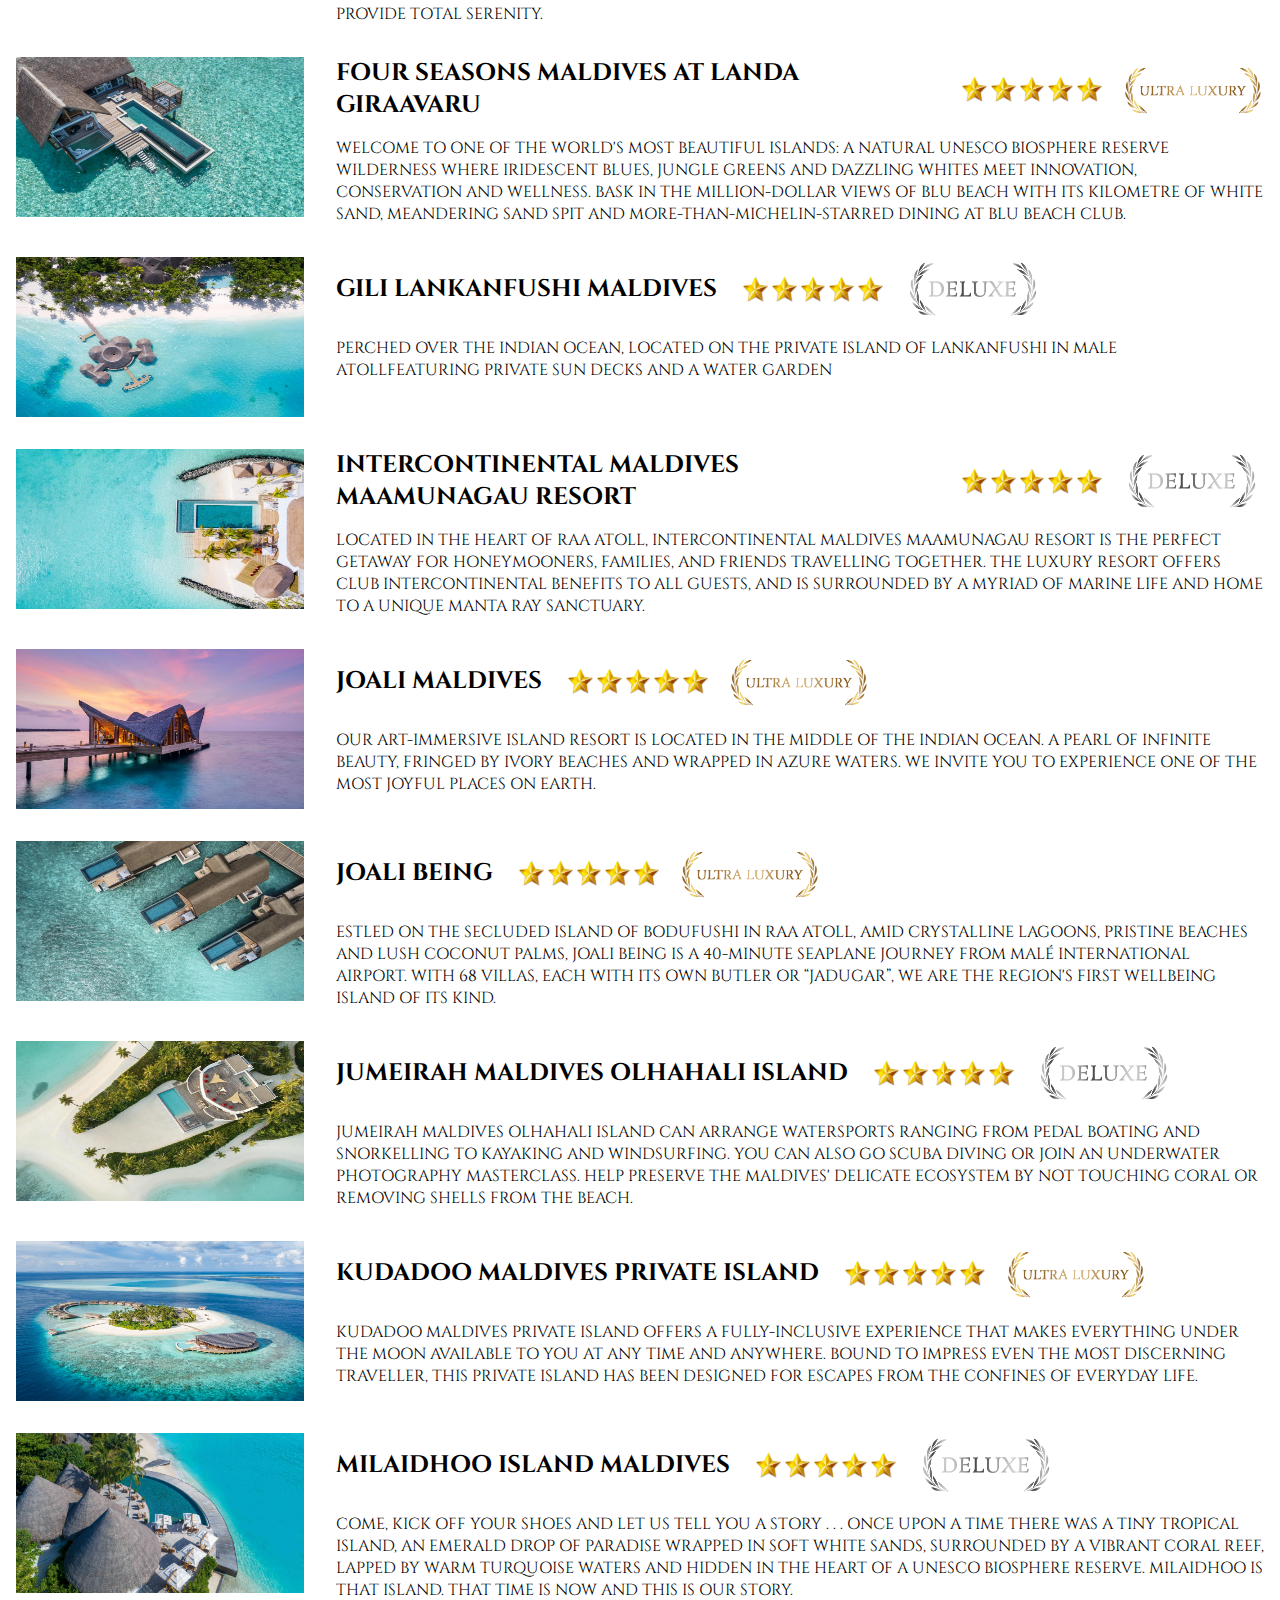
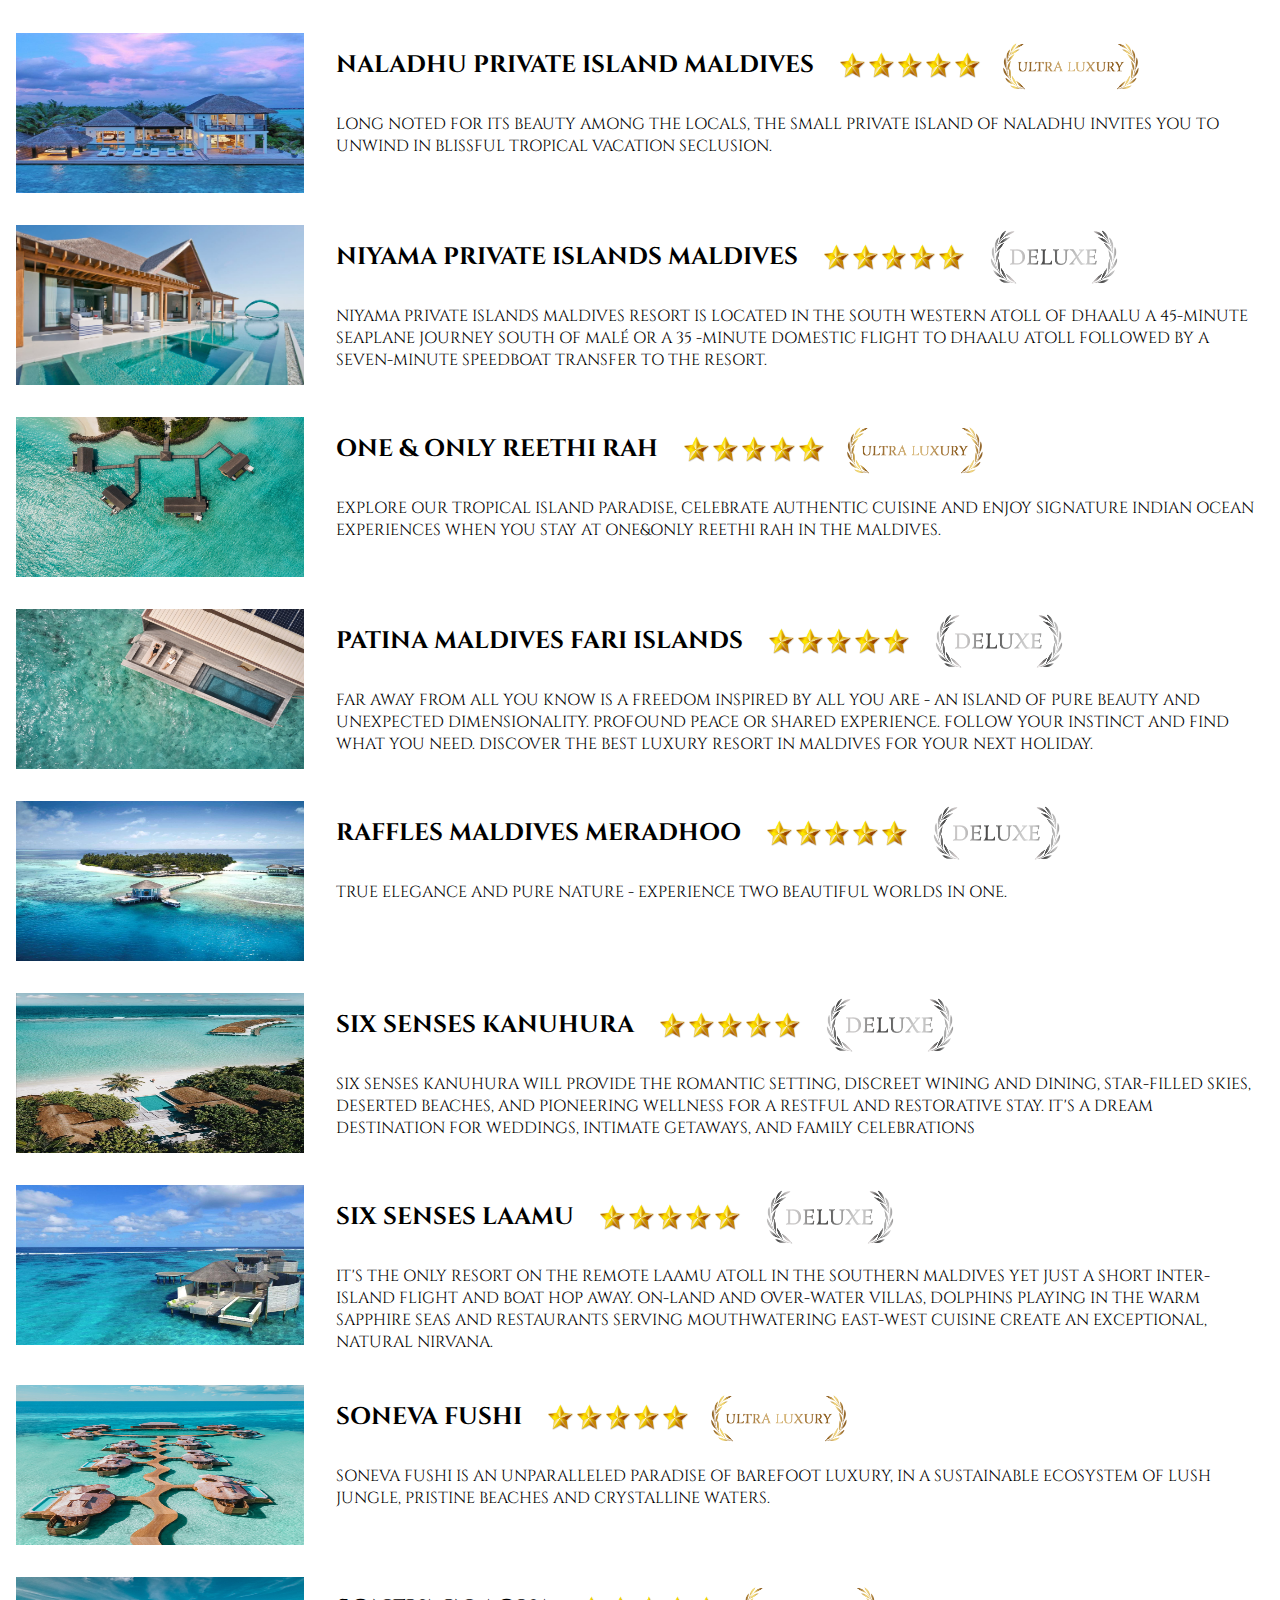
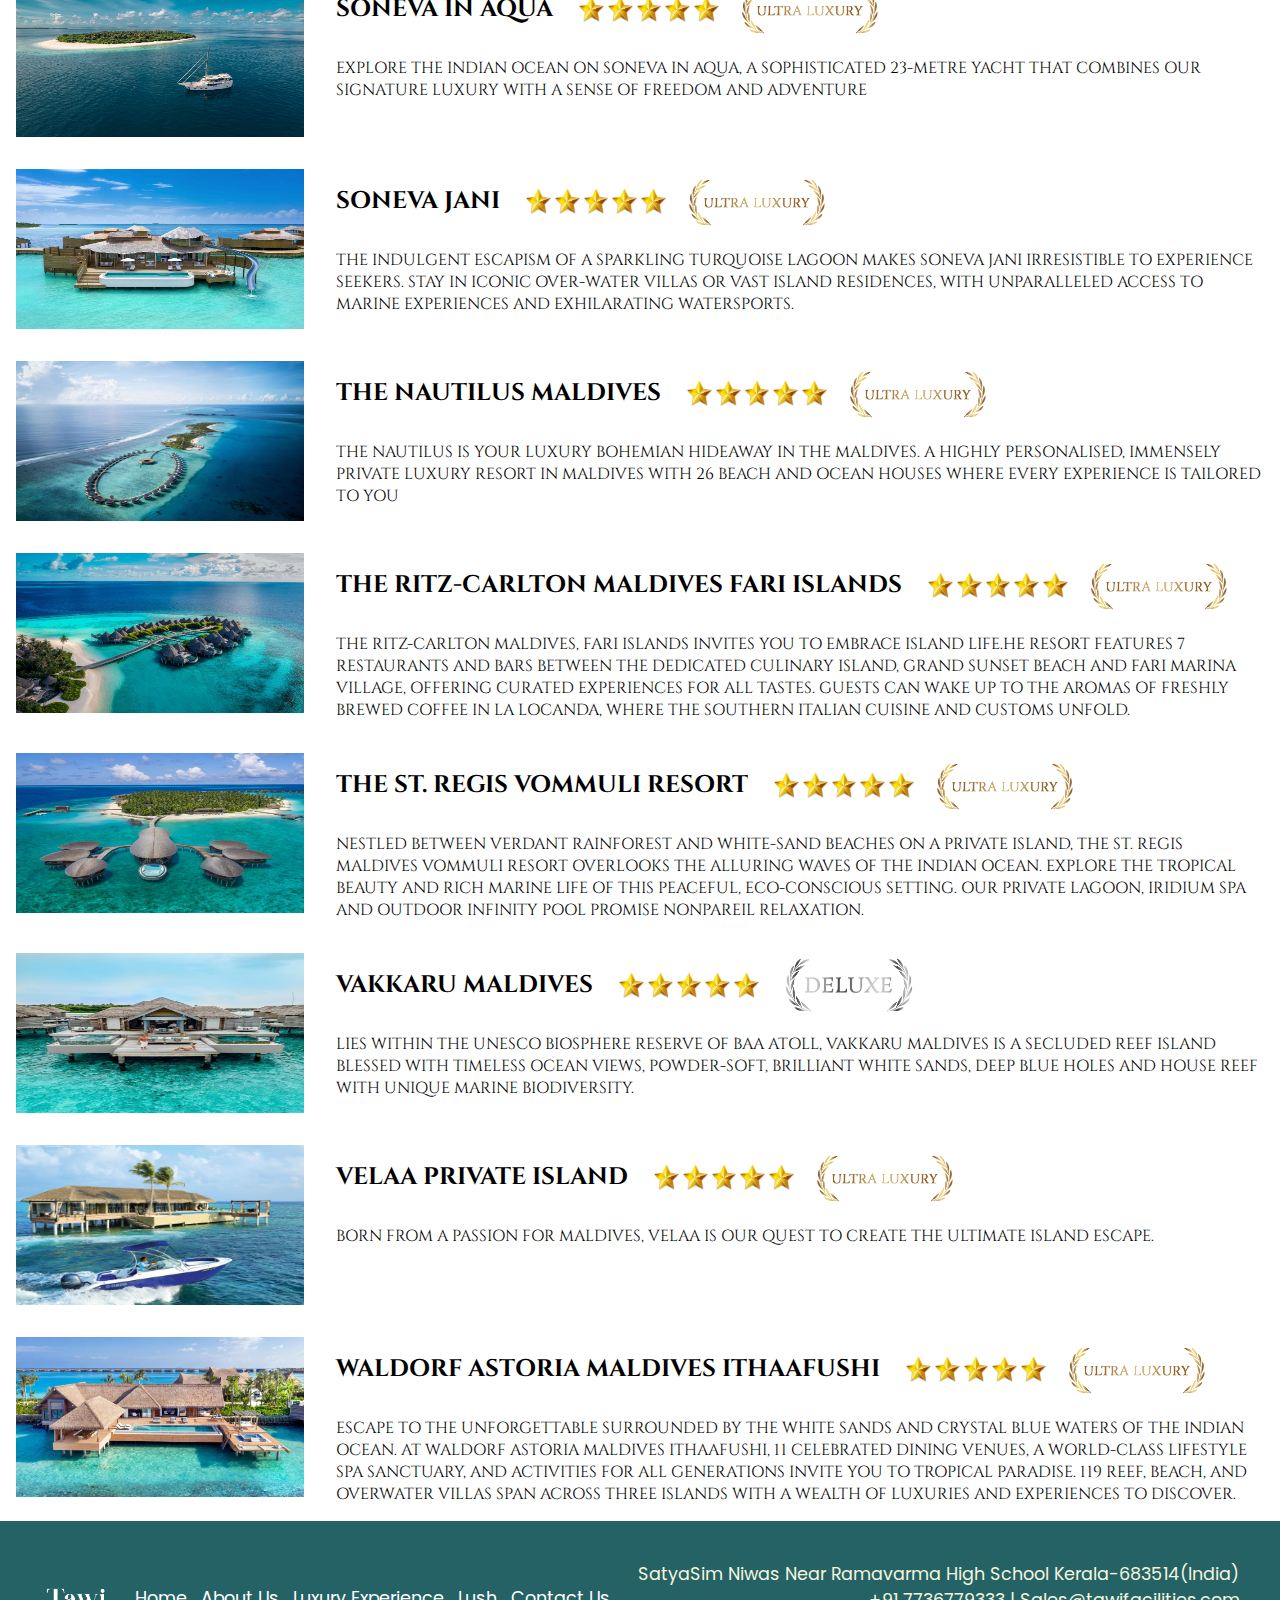
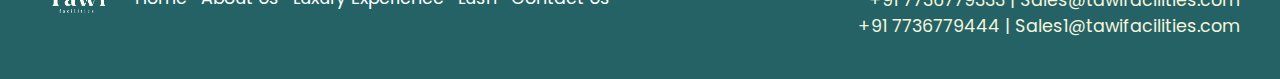
<file: pages/maldives.html>
<!DOCTYPE html>
<html>
  <head>
    <title>Your Web Page</title>
    <link rel="stylesheet" type="text/css" href="../styles/maldives.css" />
    <script src="https://code.jquery.com/jquery-3.6.0.min.js"></script>
    <script src="../script/script.js"></script>
  </head>
  <body>
    <div class="section1">
      <div class="section1-top">
        <div class="logo">
          <img src="../assets/images/logo.png" alt="logo" />
        </div>
        <div class="navigation">
          <div class="hamburger">
            <div class="line"></div>
            <div class="line"></div>
            <div class="line"></div>
          </div>
          <ul class="menu">
            <li><a href="http://www.tawifacilities.com/">Home</a></li>
            <li><a href="http://www.tawifacilities.com/about">About Us</a></li>
            <li>
              <a href="http://www.tawifacilities.com/luxury-experience"
                >Luxury Experience</a
              >
            </li>
            <li>
              <a href="http://www.tawifacilities.com/contact">Contact Us</a>
            </li>
            <li><a href="/index.html" class="hero-button">Lush</a></li>
          </ul>
        </div>
      </div>
      <div class="section1-bottom">
        <p class="title">Maldives</p>

        <p class="section2-top" style="text-transform: uppercase; color: #fff">
          The Maldives is a nation of islands in the Indian Ocean, that spans
          across the equator. The country is comprised of 1192 islands that
          stretch along a length of 871 kilometers. While the country covers an
          area of approximately 90,000 square kilometers, only 298 square
          kilometers of that is dry land. The islands are grouped into a double
          chain of 26 atolls.
        </p>
      </div>
    </div>
    <div>
      <div class="section1-top"></div>
      <div class="section1-bottom" style="display: flex; flex-direction: row">
        <div class="image-container">
          <img
            src="../assets/images/atolls-of-maldives-map.webp"
            alt="Description of the image"
          />
        </div>
        <div style="text-align: center; margin-left: 4rem">
          <h1 style="font-size: 2.5rem; padding: 1rem; color: #9dc699">
            Maldives maps & Facts
          </h1>

          <p style="font-size: 1.5rem">
            The Maldives is a republic lies south-west of the <br />
            Indian sub-continent. It is made up of <br />
            a chain of 1,200 islands, most of them uninhabited.
          </p>
        </div>
      </div>
    </div>
    <div class="section-new">
      <div class="section-new-row">
        <div class="section-new-image">
          <img
            src="../assets/images/Amilla Maldives Resorts & Residences.jpg"
            alt="Description of the image"
          />
        </div>
        <div class="section-new-content">
          <div class="section-new-content-heading">
            <h2 style="margin-right: 1.5rem">
              Amilla Maldives Resorts & Residences
            </h2>
            <img
              class="section-new-content-heading-star"
              src="../assets/images/pngwing.com.png"
            />
            <img
              class="section-new-content-heading-star"
              src="../assets/images/pngwing.com.png"
            />
            <img
              class="section-new-content-heading-star"
              src="../assets/images/pngwing.com.png"
            />
            <img
              class="section-new-content-heading-star"
              src="../assets/images/pngwing.com.png"
            />
            <img
              class="section-new-content-heading-star"
              src="../assets/images/pngwing.com.png"
            />
            <img
              src="../assets/images/DELUX.png"
              alt="Deluxe"
              class="badge-image"
            />
            <!-- <p class="section-new-content-heading-rating">DELUXE</p> -->
          </div>
          <p class="resort-content">
            Amilla Maldives Resort & Residences redefines the essence of
            innovative tropical living. This is an excellent property with
            consistently good service and facilities.
          </p>
        </div>
      </div>
      <div class="section-new-row">
        <div class="section-new-image">
          <img
            src="../assets/images/Anantara Dhigu Maldives Resort.jpg"
            alt="Description of the image"
          />
        </div>
        <div class="section-new-content">
          <div class="section-new-content-heading">
            <h2 style="margin-right: 1.5rem">Anantara Dhigu Maldives Resort</h2>
            <img
              class="section-new-content-heading-star"
              src="../assets/images/pngwing.com.png"
            />
            <img
              class="section-new-content-heading-star"
              src="../assets/images/pngwing.com.png"
            />
            <img
              class="section-new-content-heading-star"
              src="../assets/images/pngwing.com.png"
            />
            <img
              class="section-new-content-heading-star"
              src="../assets/images/pngwing.com.png"
            />
            <img
              class="section-new-content-heading-star"
              src="../assets/images/pngwing.com.png"
            />
            <img
              src="../assets/images/DELUX.png"
              alt="Deluxe"
              class="badge-image"
            />
            <!-- <p class="section-new-content-heading-rating">ENTRY LEVEL</p> -->
          </div>
          <p class="resort-content">
            At Anantara Dhigu Maldives Resort, adventures await across silvery
            sands, at sea, and below the water's surface. A premium Maldives
            resort where you can run into the surf from your beach pool villa,
            or jump into the lagoon from your over water suite. Surf, dive,
            picnic on a deserted island, then return to over water spa
            treatments and culinary journeys at our luxury vacation resort.
          </p>
        </div>
      </div>
      <div class="section-new-row">
        <div class="section-new-image">
          <img
            src="../assets/images/Anantara Kihavah Maldives Villas.jpg"
            alt="Description of the image"
          />
        </div>
        <div class="section-new-content">
          <div class="section-new-content-heading">
            <h2 style="margin-right: 1.5rem">
              Anantara Kihavah Maldives Villas
            </h2>
            <img
              class="section-new-content-heading-star"
              src="../assets/images/pngwing.com.png"
            />
            <img
              class="section-new-content-heading-star"
              src="../assets/images/pngwing.com.png"
            />
            <img
              class="section-new-content-heading-star"
              src="../assets/images/pngwing.com.png"
            />
            <img
              class="section-new-content-heading-star"
              src="../assets/images/pngwing.com.png"
            />
            <img
              class="section-new-content-heading-star"
              src="../assets/images/pngwing.com.png"
            />
            <img
              src="../assets/images/DELUX.png"
              alt="Deluxe"
              class="badge-image"
            />
          </div>
          <p class="resort-content">
            The Anantara experience was born in 2001 with our first luxury
            property in Thailand's historic seaside retreat of Hua Hin. From
            that day forward, we expanded throughout the world to beaches and
            private islands, countryside retreats, desert sands, heritage
            wonders and cosmopolitan cities. Today's portfolio spans Asia, the
            Indian Ocean, the Middle East, Africa and Europe.
          </p>
        </div>
      </div>
    </div>
    <div class="section-new-row">
      <div class="section-new-image">
        <img
          src="../assets/images/Cheval Blanc Randheli.jpg"
          alt="Description of the image"
        />
      </div>
      <div class="section-new-content">
        <div class="section-new-content-heading">
          <h2 style="margin-right: 1.5rem">Cheval Blanc Randheli</h2>
          <img
            class="section-new-content-heading-star"
            src="../assets/images/pngwing.com.png"
          />
          <img
            class="section-new-content-heading-star"
            src="../assets/images/pngwing.com.png"
          />
          <img
            class="section-new-content-heading-star"
            src="../assets/images/pngwing.com.png"
          />
          <img
            class="section-new-content-heading-star"
            src="../assets/images/pngwing.com.png"
          />
          <img
            class="section-new-content-heading-star"
            src="../assets/images/pngwing.com.png"
          />
          <img
            src="../assets/images/ULTRA LUXURY.png"
            alt="Ultra luxury"
            class="badge-image"
          />
        </div>
        <p class="resort-content">
          An invitation to the hidden beat of the Maison. Share the promises of
          the islands with a select few, immortalise a moment with Cheval
          Blanc's signature Art de Recevoir.
        </p>
      </div>
    </div>
    <div class="section-new-row">
      <div class="section-new-image">
        <img
          src="../assets/images/Como Maalifushi.jpg"
          alt="Description of the image"
        />
      </div>
      <div class="section-new-content">
        <div class="section-new-content-heading">
          <h2 style="margin-right: 1.5rem">Como Maalifushi</h2>
          <img
            class="section-new-content-heading-star"
            src="../assets/images/pngwing.com.png"
          />
          <img
            class="section-new-content-heading-star"
            src="../assets/images/pngwing.com.png"
          />
          <img
            class="section-new-content-heading-star"
            src="../assets/images/pngwing.com.png"
          />
          <img
            class="section-new-content-heading-star"
            src="../assets/images/pngwing.com.png"
          />
          <img
            class="section-new-content-heading-star"
            src="../assets/images/pngwing.com.png"
          />
          <img
            src="../assets/images/DELUX.png"
            alt="Deluxe"
            class="badge-image"
          />
        </div>
        <p class="resort-content">
          COMO's largest private island resort in the Maldives features
          multi-room villas both above water and in tropical gardens. We're
          surrounded by uninhabited islands, world-class surf breaks, and
          thriving marine life — a world apart, in the Indian Ocean.
        </p>
      </div>
    </div>
    <div class="section-new-row">
      <div class="section-new-image">
        <img
          src="../assets/images/Conrad Maldives Rangali Island.jpg"
          alt="Description of the image"
        />
      </div>
      <div class="section-new-content">
        <div class="section-new-content-heading">
          <h2 style="margin-right: 1.5rem">Conrad Maldives Rangali Island</h2>
          <img
            class="section-new-content-heading-star"
            src="../assets/images/pngwing.com.png"
          />
          <img
            class="section-new-content-heading-star"
            src="../assets/images/pngwing.com.png"
          />
          <img
            class="section-new-content-heading-star"
            src="../assets/images/pngwing.com.png"
          />
          <img
            class="section-new-content-heading-star"
            src="../assets/images/pngwing.com.png"
          />
          <img
            class="section-new-content-heading-star"
            src="../assets/images/pngwing.com.png"
          />
          <img
            src="../assets/images/DELUX.png"
            alt="Deluxe"
            class="badge-image"
          />
        </div>
        <p class="resort-content">
          Discover indoor-outdoor living, private pools, and Indian Ocean views.
          Choose luxury villas and suites - peppered across two islands - with
          beach, water or spa locations.
        </p>
      </div>
    </div>
    <div class="section-new-row">
      <div class="section-new-image">
        <img
          src="../assets/images/Finolhu.jpg"
          alt="Description of the image"
        />
      </div>
      <div class="section-new-content">
        <div class="section-new-content-heading">
          <h2 style="margin-right: 1.5rem">Finolhu</h2>
          <img
            class="section-new-content-heading-star"
            src="../assets/images/pngwing.com.png"
          />
          <img
            class="section-new-content-heading-star"
            src="../assets/images/pngwing.com.png"
          />
          <img
            class="section-new-content-heading-star"
            src="../assets/images/pngwing.com.png"
          />
          <img
            class="section-new-content-heading-star"
            src="../assets/images/pngwing.com.png"
          />
          <img
            class="section-new-content-heading-star"
            src="../assets/images/pngwing.com.png"
          />
          <img
            src="../assets/images/DELUX.png"
            alt="Deluxe"
            class="badge-image"
          />
        </div>
        <p class="resort-content">
          As a true nature lover, Seaside Finolhu Baa Atoll Maldives feels more
          like a paradise than a workplace to me. Nothing can get close to pure
          bliss with the white sand beaches, the turquoise waters, the
          year-round sunshine and the colourful marine life surrounding Baa
          Atoll, a UNESCO World Biosphere Reserve
        </p>
      </div>
    </div>
    <div class="section-new-row">
      <div class="section-new-image">
        <img
          src="../assets/images/Four Seasons Kuda Hura.jpg"
          alt="Description of the image"
        />
      </div>
      <div class="section-new-content">
        <div class="section-new-content-heading">
          <h2 style="margin-right: 1.5rem">Four Seasons Kuda Hura</h2>
          <img
            class="section-new-content-heading-star"
            src="../assets/images/pngwing.com.png"
          />
          <img
            class="section-new-content-heading-star"
            src="../assets/images/pngwing.com.png"
          />
          <img
            class="section-new-content-heading-star"
            src="../assets/images/pngwing.com.png"
          />
          <img
            class="section-new-content-heading-star"
            src="../assets/images/pngwing.com.png"
          />
          <img
            class="section-new-content-heading-star"
            src="../assets/images/pngwing.com.png"
          />
          <img
            src="../assets/images/DELUX.png"
            alt="Deluxe"
            class="badge-image"
          />
        </div>
        <p class="resort-content">
          Gently rising from a sheet of turquoise, at Kuda Huraa it's hard to
          tell where ocean ends and sky begins. Awarded a third-consecutive
          Forbes Five-Star rating in 2023, we embrace our captivating
          surroundings to bring you closer to the sea and its secrets. Discover
          our legendary, heart-centred service within a charming village setting
          where a lagoon, flower gardens and a private spa island provide total
          serenity.
        </p>
      </div>
    </div>
    <div class="section-new-row">
      <div class="section-new-image">
        <img
          src="../assets/images/Four Seasons Maldives at Landa Giraavaru.jpg"
          alt="Description of the image"
        />
      </div>
      <div class="section-new-content">
        <div class="section-new-content-heading">
          <h2 style="margin-right: 1.5rem">
            Four Seasons Maldives at Landa Giraavaru
          </h2>
          <img
            class="section-new-content-heading-star"
            src="../assets/images/pngwing.com.png"
          />
          <img
            class="section-new-content-heading-star"
            src="../assets/images/pngwing.com.png"
          />
          <img
            class="section-new-content-heading-star"
            src="../assets/images/pngwing.com.png"
          />
          <img
            class="section-new-content-heading-star"
            src="../assets/images/pngwing.com.png"
          />
          <img
            class="section-new-content-heading-star"
            src="../assets/images/pngwing.com.png"
          />
          <img
            src="../assets/images/ULTRA LUXURY.png"
            alt="ultra luxury"
            class="badge-image"
          />
        </div>
        <p class="resort-content">
          Welcome to one of the world's most beautiful islands: a natural UNESCO
          Biosphere Reserve wilderness where iridescent blues, jungle greens and
          dazzling whites meet innovation, conservation and wellness. Bask in
          the million-dollar views of Blu Beach with its kilometre of white
          sand, meandering sand spit and more-than-Michelin-starred dining at
          Blu Beach Club.
        </p>
      </div>
    </div>
    <div class="section-new-row">
      <div class="section-new-image">
        <img
          src="../assets/images/Gili Lankanfushi Maldives.jpg"
          alt="Description of the image"
        />
      </div>
      <div class="section-new-content">
        <div class="section-new-content-heading">
          <h2 style="margin-right: 1.5rem">Gili Lankanfushi Maldives</h2>
          <img
            class="section-new-content-heading-star"
            src="../assets/images/pngwing.com.png"
          />
          <img
            class="section-new-content-heading-star"
            src="../assets/images/pngwing.com.png"
          />
          <img
            class="section-new-content-heading-star"
            src="../assets/images/pngwing.com.png"
          />
          <img
            class="section-new-content-heading-star"
            src="../assets/images/pngwing.com.png"
          />
          <img
            class="section-new-content-heading-star"
            src="../assets/images/pngwing.com.png"
          />
          <img
            src="../assets/images/DELUX.png"
            alt="Deluxe"
            class="badge-image"
          />
        </div>
        <p class="resort-content">
          Perched over the Indian Ocean, Located on the private island of
          Lankanfushi in Male AtollFeaturing private sun decks and a water
          garden
        </p>
      </div>
    </div>
    <div class="section-new-row">
      <div class="section-new-image">
        <img
          src="../assets/images/InterContinental Maldives Maamunagau Resort.jpg"
          alt="Description of the image"
        />
      </div>
      <div class="section-new-content">
        <div class="section-new-content-heading">
          <h2 style="margin-right: 1.5rem">
            InterContinental Maldives Maamunagau Resort
          </h2>
          <img
            class="section-new-content-heading-star"
            src="../assets/images/pngwing.com.png"
          />
          <img
            class="section-new-content-heading-star"
            src="../assets/images/pngwing.com.png"
          />
          <img
            class="section-new-content-heading-star"
            src="../assets/images/pngwing.com.png"
          />
          <img
            class="section-new-content-heading-star"
            src="../assets/images/pngwing.com.png"
          />
          <img
            class="section-new-content-heading-star"
            src="../assets/images/pngwing.com.png"
          />
          <img
            src="../assets/images/DELUX.png"
            alt="Deluxe"
            class="badge-image"
          />
        </div>
        <p class="resort-content">
          Located in the heart of Raa atoll, InterContinental Maldives
          Maamunagau Resort is the perfect getaway for honeymooners, families,
          and friends travelling together. The luxury resort offers Club
          InterContinental benefits to all guests, and is surrounded by a myriad
          of marine life and home to a unique manta ray sanctuary.
        </p>
      </div>
    </div>
    <div class="section-new-row">
      <div class="section-new-image">
        <img
          src="../assets/images/JOALI Maldives.jpg"
          alt="Description of the image"
        />
      </div>
      <div class="section-new-content">
        <div class="section-new-content-heading">
          <h2 style="margin-right: 1.5rem">JOALI Maldives</h2>
          <img
            class="section-new-content-heading-star"
            src="../assets/images/pngwing.com.png"
          />
          <img
            class="section-new-content-heading-star"
            src="../assets/images/pngwing.com.png"
          />
          <img
            class="section-new-content-heading-star"
            src="../assets/images/pngwing.com.png"
          />
          <img
            class="section-new-content-heading-star"
            src="../assets/images/pngwing.com.png"
          />
          <img
            class="section-new-content-heading-star"
            src="../assets/images/pngwing.com.png"
          />
          <img
            src="../assets/images/ULTRA LUXURY.png"
            alt="ultra luxury"
            class="badge-image"
          />
        </div>
        <p class="resort-content">
          Our art-immersive island resort is located in the middle of the Indian
          Ocean. A pearl of infinite beauty, fringed by ivory beaches and
          wrapped in azure waters. We invite you to experience one of the most
          joyful places on earth.
        </p>
      </div>
    </div>
    <div class="section-new-row">
      <div class="section-new-image">
        <img
          src="../assets/images/JOALI Being.jpg"
          alt="Description of the image"
        />
      </div>
      <div class="section-new-content">
        <div class="section-new-content-heading">
          <h2 style="margin-right: 1.5rem">JOALI Being</h2>
          <img
            class="section-new-content-heading-star"
            src="../assets/images/pngwing.com.png"
          />
          <img
            class="section-new-content-heading-star"
            src="../assets/images/pngwing.com.png"
          />
          <img
            class="section-new-content-heading-star"
            src="../assets/images/pngwing.com.png"
          />
          <img
            class="section-new-content-heading-star"
            src="../assets/images/pngwing.com.png"
          />
          <img
            class="section-new-content-heading-star"
            src="../assets/images/pngwing.com.png"
          />
          <img
            src="../assets/images/ULTRA LUXURY.png"
            alt="Ultra luxury"
            class="badge-image"
          />
        </div>
        <p class="resort-content">
          estled on the secluded island of Bodufushi in Raa Atoll, amid
          crystalline lagoons, pristine beaches and lush coconut palms, JOALI
          BEING is a 40-minute seaplane journey from Malé International Airport.
          With 68 villas, each with its own butler or “Jadugar”, we are the
          region's first wellbeing island of its kind.
        </p>
      </div>
    </div>
    <div class="section-new-row">
      <div class="section-new-image">
        <img
          src="../assets/images/Jumeirah Maldives Olhahali Island.jpg"
          alt="Description of the image"
        />
      </div>
      <div class="section-new-content">
        <div class="section-new-content-heading">
          <h2 style="margin-right: 1.5rem">
            Jumeirah Maldives Olhahali Island
          </h2>
          <img
            class="section-new-content-heading-star"
            src="../assets/images/pngwing.com.png"
          />
          <img
            class="section-new-content-heading-star"
            src="../assets/images/pngwing.com.png"
          />
          <img
            class="section-new-content-heading-star"
            src="../assets/images/pngwing.com.png"
          />
          <img
            class="section-new-content-heading-star"
            src="../assets/images/pngwing.com.png"
          />
          <img
            class="section-new-content-heading-star"
            src="../assets/images/pngwing.com.png"
          />
          <img
            src="../assets/images/DELUX.png"
            alt="Deluxe"
            class="badge-image"
          />
        </div>
        <p class="resort-content">
          Jumeirah Maldives Olhahali Island can arrange watersports ranging from
          pedal boating and snorkelling to kayaking and windsurfing. You can
          also go scuba diving or join an underwater photography masterclass.
          Help preserve the Maldives' delicate ecosystem by not touching coral
          or removing shells from the beach.
        </p>
      </div>
    </div>
    <div class="section-new-row">
      <div class="section-new-image">
        <img
          src="../assets/images/KUDADU PRIVATE ISLAND.jpg"
          alt="Description of the image"
        />
      </div>
      <div class="section-new-content">
        <div class="section-new-content-heading">
          <h2 style="margin-right: 1.5rem">Kudadoo Maldives Private island</h2>
          <img
            class="section-new-content-heading-star"
            src="../assets/images/pngwing.com.png"
          />
          <img
            class="section-new-content-heading-star"
            src="../assets/images/pngwing.com.png"
          />
          <img
            class="section-new-content-heading-star"
            src="../assets/images/pngwing.com.png"
          />
          <img
            class="section-new-content-heading-star"
            src="../assets/images/pngwing.com.png"
          />
          <img
            class="section-new-content-heading-star"
            src="../assets/images/pngwing.com.png"
          />
          <img
            src="../assets/images/ULTRA LUXURY.png"
            alt="ultra luxury"
            class="badge-image"
          />
        </div>
        <p class="resort-content">
          KUDADOO MALDIVES PRIVATE ISLAND OFFERS A FULLY-INCLUSIVE EXPERIENCE
          THAT MAKES EVERYTHING UNDER THE MOON AVAILABLE TO YOU AT ANY TIME AND
          ANYWHERE. BOUND TO IMPRESS EVEN THE MOST DISCERNING TRAVELLER, THIS
          PRIVATE ISLAND HAS BEEN DESIGNED FOR ESCAPES FROM THE CONFINES OF
          EVERYDAY LIFE.
        </p>
      </div>
    </div>
    <div class="section-new-row">
      <div class="section-new-image">
        <img
          src="../assets/images/Milaidhoo Island Maldives.jpg"
          alt="Description of the image"
        />
      </div>
      <div class="section-new-content">
        <div class="section-new-content-heading">
          <h2 style="margin-right: 1.5rem">Milaidhoo Island Maldives</h2>
          <img
            class="section-new-content-heading-star"
            src="../assets/images/pngwing.com.png"
          />
          <img
            class="section-new-content-heading-star"
            src="../assets/images/pngwing.com.png"
          />
          <img
            class="section-new-content-heading-star"
            src="../assets/images/pngwing.com.png"
          />
          <img
            class="section-new-content-heading-star"
            src="../assets/images/pngwing.com.png"
          />
          <img
            class="section-new-content-heading-star"
            src="../assets/images/pngwing.com.png"
          />
          <img
            src="../assets/images/DELUX.png"
            alt="Deluxe"
            class="badge-image"
          />
        </div>
        <p class="resort-content">
          Come, kick off your shoes and let us tell you a story . . . Once upon
          a time there was a tiny tropical island, an emerald drop of paradise
          wrapped in soft white sands, surrounded by a vibrant coral reef,
          lapped by warm turquoise waters and hidden in the heart of a UNESCO
          Biosphere Reserve. Milaidhoo is that island. That time is now and this
          is our story.
        </p>
      </div>
    </div>
    <div class="section-new-row">
      <div class="section-new-image">
        <img
          src="../assets/images/Naladhu Private Island Maldives.jpg"
          alt="Description of the image"
        />
      </div>
      <div class="section-new-content">
        <div class="section-new-content-heading">
          <h2 style="margin-right: 1.5rem">Naladhu Private Island Maldives</h2>
          <img
            class="section-new-content-heading-star"
            src="../assets/images/pngwing.com.png"
          />
          <img
            class="section-new-content-heading-star"
            src="../assets/images/pngwing.com.png"
          />
          <img
            class="section-new-content-heading-star"
            src="../assets/images/pngwing.com.png"
          />
          <img
            class="section-new-content-heading-star"
            src="../assets/images/pngwing.com.png"
          />
          <img
            class="section-new-content-heading-star"
            src="../assets/images/pngwing.com.png"
          />
          <img
            src="../assets/images/ULTRA LUXURY.png"
            alt="ultra luxury"
            class="badge-image"
          />
        </div>
        <p class="resort-content">
          Long noted for its beauty among the locals, the small private island
          of Naladhu invites you to unwind in blissful tropical vacation
          seclusion.
        </p>
      </div>
    </div>
    <div class="section-new-row">
      <div class="section-new-image">
        <img
          src="../assets/images/Niyama Private Islands Maldives.jpg"
          alt="Description of the image"
        />
      </div>
      <div class="section-new-content">
        <div class="section-new-content-heading">
          <h2 style="margin-right: 1.5rem">Niyama Private Islands Maldives</h2>
          <img
            class="section-new-content-heading-star"
            src="../assets/images/pngwing.com.png"
          />
          <img
            class="section-new-content-heading-star"
            src="../assets/images/pngwing.com.png"
          />
          <img
            class="section-new-content-heading-star"
            src="../assets/images/pngwing.com.png"
          />
          <img
            class="section-new-content-heading-star"
            src="../assets/images/pngwing.com.png"
          />
          <img
            class="section-new-content-heading-star"
            src="../assets/images/pngwing.com.png"
          />
          <img
            src="../assets/images/DELUX.png"
            alt="Deluxe"
            class="badge-image"
          />
        </div>
        <p class="resort-content">
          Niyama Private Islands Maldives resort is located in the South Western
          Atoll of Dhaalu a 45-minute seaplane journey south of Malé or a 35
          -minute domestic flight to Dhaalu Atoll followed by a seven-minute
          speedboat transfer to the resort.
        </p>
      </div>
    </div>
    <div class="section-new-row">
      <div class="section-new-image">
        <img
          src="../assets/images/One & Only Reethi Rah.jpg"
          alt="Description of the image"
        />
      </div>
      <div class="section-new-content">
        <div class="section-new-content-heading">
          <h2 style="margin-right: 1.5rem">One & Only Reethi Rah</h2>
          <img
            class="section-new-content-heading-star"
            src="../assets/images/pngwing.com.png"
          />
          <img
            class="section-new-content-heading-star"
            src="../assets/images/pngwing.com.png"
          />
          <img
            class="section-new-content-heading-star"
            src="../assets/images/pngwing.com.png"
          />
          <img
            class="section-new-content-heading-star"
            src="../assets/images/pngwing.com.png"
          />
          <img
            class="section-new-content-heading-star"
            src="../assets/images/pngwing.com.png"
          />
          <img
            src="../assets/images/ULTRA LUXURY.png"
            alt="ultra luxury"
            class="badge-image"
          />
        </div>
        <p class="resort-content">
          Explore our tropical island paradise, celebrate authentic cuisine and
          enjoy signature Indian Ocean experiences when you stay at One&Only
          Reethi Rah in the Maldives.
        </p>
      </div>
    </div>
    <div class="section-new-row">
      <div class="section-new-image">
        <img
          src="../assets/images/Patina Maldives Fari Islands.jpg"
          alt="Description of the image"
        />
      </div>
      <div class="section-new-content">
        <div class="section-new-content-heading">
          <h2 style="margin-right: 1.5rem">Patina Maldives Fari Islands</h2>
          <img
            class="section-new-content-heading-star"
            src="../assets/images/pngwing.com.png"
          />
          <img
            class="section-new-content-heading-star"
            src="../assets/images/pngwing.com.png"
          />
          <img
            class="section-new-content-heading-star"
            src="../assets/images/pngwing.com.png"
          />
          <img
            class="section-new-content-heading-star"
            src="../assets/images/pngwing.com.png"
          />
          <img
            class="section-new-content-heading-star"
            src="../assets/images/pngwing.com.png"
          />
          <img
            src="../assets/images/DELUX.png"
            alt="Deluxe"
            class="badge-image"
          />
        </div>
        <p class="resort-content">
          Far away from all you know is a freedom inspired by all you are - an
          island of pure beauty and unexpected dimensionality. Profound peace or
          shared experience. Follow your instinct and find what you need.
          Discover the best luxury resort in Maldives for your next holiday.
        </p>
      </div>
    </div>
    <div class="section-new-row">
      <div class="section-new-image">
        <img
          src="../assets/images/Raffles Maldives Meradhoo.jpg"
          alt="Description of the image"
        />
      </div>
      <div class="section-new-content">
        <div class="section-new-content-heading">
          <h2 style="margin-right: 1.5rem">Raffles Maldives Meradhoo</h2>
          <img
            class="section-new-content-heading-star"
            src="../assets/images/pngwing.com.png"
          />
          <img
            class="section-new-content-heading-star"
            src="../assets/images/pngwing.com.png"
          />
          <img
            class="section-new-content-heading-star"
            src="../assets/images/pngwing.com.png"
          />
          <img
            class="section-new-content-heading-star"
            src="../assets/images/pngwing.com.png"
          />
          <img
            class="section-new-content-heading-star"
            src="../assets/images/pngwing.com.png"
          />
          <img
            src="../assets/images/DELUX.png"
            alt="Deluxe"
            class="badge-image"
          />
        </div>
        <p class="resort-content">
          True elegance and pure nature - experience two beautiful worlds in
          one.
        </p>
      </div>
    </div>
    <div class="section-new-row">
      <div class="section-new-image">
        <img
          src="../assets/images/Six Senses Kanuhura.jpg"
          alt="Description of the image"
        />
      </div>
      <div class="section-new-content">
        <div class="section-new-content-heading">
          <h2 style="margin-right: 1.5rem">Six Senses Kanuhura</h2>
          <img
            class="section-new-content-heading-star"
            src="../assets/images/pngwing.com.png"
          />
          <img
            class="section-new-content-heading-star"
            src="../assets/images/pngwing.com.png"
          />
          <img
            class="section-new-content-heading-star"
            src="../assets/images/pngwing.com.png"
          />
          <img
            class="section-new-content-heading-star"
            src="../assets/images/pngwing.com.png"
          />
          <img
            class="section-new-content-heading-star"
            src="../assets/images/pngwing.com.png"
          />
          <img
            src="../assets/images/DELUX.png"
            alt="Deluxe"
            class="badge-image"
          />
        </div>
        <p class="resort-content">
          Six Senses Kanuhura will provide the romantic setting, discreet wining
          and dining, star-filled skies, deserted beaches, and pioneering
          wellness for a restful and restorative stay. It's a dream destination
          for weddings, intimate getaways, and family celebrations
        </p>
      </div>
    </div>
    <div class="section-new-row">
      <div class="section-new-image">
        <img
          src="../assets/images/Six Senses Laamu.jpg"
          alt="Description of the image"
        />
      </div>
      <div class="section-new-content">
        <div class="section-new-content-heading">
          <h2 style="margin-right: 1.5rem">Six Senses Laamu</h2>
          <img
            class="section-new-content-heading-star"
            src="../assets/images/pngwing.com.png"
          />
          <img
            class="section-new-content-heading-star"
            src="../assets/images/pngwing.com.png"
          />
          <img
            class="section-new-content-heading-star"
            src="../assets/images/pngwing.com.png"
          />
          <img
            class="section-new-content-heading-star"
            src="../assets/images/pngwing.com.png"
          />
          <img
            class="section-new-content-heading-star"
            src="../assets/images/pngwing.com.png"
          />
          <img
            src="../assets/images/DELUX.png"
            alt="Deluxe"
            class="badge-image"
          />
        </div>
        <p class="resort-content">
          It's the only resort on the remote Laamu Atoll in the southern
          Maldives yet just a short inter-island flight and boat hop away.
          On-land and over-water villas, dolphins playing in the warm sapphire
          seas and restaurants serving mouthwatering East-West cuisine create an
          exceptional, natural nirvana.
        </p>
      </div>
    </div>
    <div class="section-new-row">
      <div class="section-new-image">
        <img
          src="../assets/images/Soneva Fushi.jpg"
          alt="Description of the image"
        />
      </div>
      <div class="section-new-content">
        <div class="section-new-content-heading">
          <h2 style="margin-right: 1.5rem">Soneva Fushi</h2>
          <img
            class="section-new-content-heading-star"
            src="../assets/images/pngwing.com.png"
          />
          <img
            class="section-new-content-heading-star"
            src="../assets/images/pngwing.com.png"
          />
          <img
            class="section-new-content-heading-star"
            src="../assets/images/pngwing.com.png"
          />
          <img
            class="section-new-content-heading-star"
            src="../assets/images/pngwing.com.png"
          />
          <img
            class="section-new-content-heading-star"
            src="../assets/images/pngwing.com.png"
          />
          <img
            src="../assets/images/ULTRA LUXURY.png"
            alt="Ultra luxury"
            class="badge-image"
          />
        </div>
        <p class="resort-content">
          Soneva Fushi is an unparalleled paradise of barefoot luxury, in a
          sustainable ecosystem of lush jungle, pristine beaches and crystalline
          waters.
        </p>
      </div>
    </div>
    <div class="section-new-row">
      <div class="section-new-image">
        <img
          src="../assets/images/Soneva In Aqua.jpg"
          alt="Description of the image"
        />
      </div>
      <div class="section-new-content">
        <div class="section-new-content-heading">
          <h2 style="margin-right: 1.5rem">Soneva In Aqua</h2>
          <img
            class="section-new-content-heading-star"
            src="../assets/images/pngwing.com.png"
          />
          <img
            class="section-new-content-heading-star"
            src="../assets/images/pngwing.com.png"
          />
          <img
            class="section-new-content-heading-star"
            src="../assets/images/pngwing.com.png"
          />
          <img
            class="section-new-content-heading-star"
            src="../assets/images/pngwing.com.png"
          />
          <img
            class="section-new-content-heading-star"
            src="../assets/images/pngwing.com.png"
          />
          <img
            src="../assets/images/ULTRA LUXURY.png"
            alt="Ultra luxury"
            class="badge-image"
          />
        </div>
        <p class="resort-content">
          Explore the Indian Ocean on Soneva in Aqua, a sophisticated 23-metre
          yacht that combines our signature luxury with a sense of freedom and
          adventure
        </p>
      </div>
    </div>
    <div class="section-new-row">
      <div class="section-new-image">
        <img
          src="../assets/images/Soneva Jani.jpg"
          alt="Description of the image"
        />
      </div>
      <div class="section-new-content">
        <div class="section-new-content-heading">
          <h2 style="margin-right: 1.5rem">Soneva Jani</h2>
          <img
            class="section-new-content-heading-star"
            src="../assets/images/pngwing.com.png"
          />
          <img
            class="section-new-content-heading-star"
            src="../assets/images/pngwing.com.png"
          />
          <img
            class="section-new-content-heading-star"
            src="../assets/images/pngwing.com.png"
          />
          <img
            class="section-new-content-heading-star"
            src="../assets/images/pngwing.com.png"
          />
          <img
            class="section-new-content-heading-star"
            src="../assets/images/pngwing.com.png"
          />
          <img
            src="../assets/images/ULTRA LUXURY.png"
            alt="Ultra luxury"
            class="badge-image"
          />
        </div>
        <p class="resort-content">
          The indulgent escapism of a sparkling turquoise lagoon makes Soneva
          Jani irresistible to experience seekers. Stay in iconic over-water
          villas or vast island residences, with unparalleled access to marine
          experiences and exhilarating watersports.
        </p>
      </div>
    </div>
    <div class="section-new-row">
      <div class="section-new-image">
        <img
          src="../assets/images/The Nautilus Maldives.jpg"
          alt="Description of the image"
        />
      </div>
      <div class="section-new-content">
        <div class="section-new-content-heading">
          <h2 style="margin-right: 1.5rem">The Nautilus Maldives</h2>
          <img
            class="section-new-content-heading-star"
            src="../assets/images/pngwing.com.png"
          />
          <img
            class="section-new-content-heading-star"
            src="../assets/images/pngwing.com.png"
          />
          <img
            class="section-new-content-heading-star"
            src="../assets/images/pngwing.com.png"
          />
          <img
            class="section-new-content-heading-star"
            src="../assets/images/pngwing.com.png"
          />
          <img
            class="section-new-content-heading-star"
            src="../assets/images/pngwing.com.png"
          />
          <img
            src="../assets/images/ULTRA LUXURY.png"
            alt="Ultra luxury"
            class="badge-image"
          />
        </div>
        <p class="resort-content">
          The Nautilus is your luxury bohemian hideaway in the Maldives. A
          highly personalised, immensely private luxury resort in Maldives with
          26 beach and ocean houses where every experience is tailored to you
        </p>
      </div>
    </div>
    <div class="section-new-row">
      <div class="section-new-image">
        <img
          src="../assets/images/The Ritz-Carlton Maldives Fari Islands.jpg"
          alt="Description of the image"
        />
      </div>
      <div class="section-new-content">
        <div class="section-new-content-heading">
          <h2 style="margin-right: 1.5rem">
            The Ritz-Carlton Maldives Fari Islands
          </h2>
          <img
            class="section-new-content-heading-star"
            src="../assets/images/pngwing.com.png"
          />
          <img
            class="section-new-content-heading-star"
            src="../assets/images/pngwing.com.png"
          />
          <img
            class="section-new-content-heading-star"
            src="../assets/images/pngwing.com.png"
          />
          <img
            class="section-new-content-heading-star"
            src="../assets/images/pngwing.com.png"
          />
          <img
            class="section-new-content-heading-star"
            src="../assets/images/pngwing.com.png"
          />
          <img
            src="../assets/images/ULTRA LUXURY.png"
            alt="Ultra luxury"
            class="badge-image"
          />
        </div>
        <p class="resort-content">
          The Ritz-Carlton Maldives, Fari Islands invites you to embrace island
          life.he resort features 7 restaurants and bars between the dedicated
          Culinary Island, Grand Sunset Beach and Fari Marina Village, offering
          curated experiences for all tastes. Guests can wake up to the aromas
          of freshly brewed coffee in La Locanda, where the Southern Italian
          cuisine and customs unfold.
        </p>
      </div>
    </div>
    <div class="section-new-row">
      <div class="section-new-image">
        <img
          src="../assets/images/The St. Regis Vommuli Resort.jpg"
          alt="Description of the image"
        />
      </div>
      <div class="section-new-content">
        <div class="section-new-content-heading">
          <h2 style="margin-right: 1.5rem">The St. Regis Vommuli Resort</h2>
          <img
            class="section-new-content-heading-star"
            src="../assets/images/pngwing.com.png"
          />
          <img
            class="section-new-content-heading-star"
            src="../assets/images/pngwing.com.png"
          />
          <img
            class="section-new-content-heading-star"
            src="../assets/images/pngwing.com.png"
          />
          <img
            class="section-new-content-heading-star"
            src="../assets/images/pngwing.com.png"
          />
          <img
            class="section-new-content-heading-star"
            src="../assets/images/pngwing.com.png"
          />
          <img
            src="../assets/images/ULTRA LUXURY.png"
            alt="Ultra luxury"
            class="badge-image"
          />
        </div>
        <p class="resort-content">
          Nestled between verdant rainforest and white-sand beaches on a private
          island, The St. Regis Maldives Vommuli Resort overlooks the alluring
          waves of the Indian Ocean. Explore the tropical beauty and rich marine
          life of this peaceful, eco-conscious setting. Our private lagoon,
          Iridium Spa and outdoor infinity pool promise nonpareil relaxation.
        </p>
      </div>
    </div>
    <div class="section-new-row">
      <div class="section-new-image">
        <img
          src="../assets/images/Vakkaru Maldives.jpg"
          alt="Description of the image"
        />
      </div>
      <div class="section-new-content">
        <div class="section-new-content-heading">
          <h2 style="margin-right: 1.5rem">Vakkaru Maldives</h2>
          <img
            class="section-new-content-heading-star"
            src="../assets/images/pngwing.com.png"
          />
          <img
            class="section-new-content-heading-star"
            src="../assets/images/pngwing.com.png"
          />
          <img
            class="section-new-content-heading-star"
            src="../assets/images/pngwing.com.png"
          />
          <img
            class="section-new-content-heading-star"
            src="../assets/images/pngwing.com.png"
          />
          <img
            class="section-new-content-heading-star"
            src="../assets/images/pngwing.com.png"
          />
          <img
            src="../assets/images/DELUX.png"
            alt="Deluxe"
            class="badge-image"
          />
        </div>
        <p class="resort-content">
          Lies within the UNESCO Biosphere Reserve of Baa Atoll, Vakkaru
          Maldives is a secluded reef island blessed with timeless ocean views,
          powder-soft, brilliant white sands, deep blue holes and house reef
          with unique marine biodiversity.
        </p>
      </div>
    </div>
    <div class="section-new-row">
      <div class="section-new-image">
        <img
          src="../assets/images/Velaa Private Island.jpg"
          alt="Description of the image"
        />
      </div>
      <div class="section-new-content">
        <div class="section-new-content-heading">
          <h2 style="margin-right: 1.5rem">Velaa Private Island</h2>
          <img
            class="section-new-content-heading-star"
            src="../assets/images/pngwing.com.png"
          />
          <img
            class="section-new-content-heading-star"
            src="../assets/images/pngwing.com.png"
          />
          <img
            class="section-new-content-heading-star"
            src="../assets/images/pngwing.com.png"
          />
          <img
            class="section-new-content-heading-star"
            src="../assets/images/pngwing.com.png"
          />
          <img
            class="section-new-content-heading-star"
            src="../assets/images/pngwing.com.png"
          />
          <img
            src="../assets/images/ULTRA LUXURY.png"
            alt="Ultra luxury"
            class="badge-image"
          />
        </div>
        <p class="resort-content">
          Born from a passion for Maldives, Velaa is our quest to create the
          ultimate island escape.
        </p>
      </div>
    </div>
    <div class="section-new-row">
      <div class="section-new-image">
        <img
          src="../assets/images/Waldorf Astoria Maldives Ithaafushi.jpg"
          alt="Description of the image"
        />
      </div>
      <div class="section-new-content">
        <div class="section-new-content-heading">
          <h2 style="margin-right: 1.5rem">
            Waldorf Astoria Maldives Ithaafushi
          </h2>
          <img
            class="section-new-content-heading-star"
            src="../assets/images/pngwing.com.png"
          />
          <img
            class="section-new-content-heading-star"
            src="../assets/images/pngwing.com.png"
          />
          <img
            class="section-new-content-heading-star"
            src="../assets/images/pngwing.com.png"
          />
          <img
            class="section-new-content-heading-star"
            src="../assets/images/pngwing.com.png"
          />
          <img
            class="section-new-content-heading-star"
            src="../assets/images/pngwing.com.png"
          />
          <img
            src="../assets/images/ULTRA LUXURY.png"
            alt="Ultra luxury"
            class="badge-image"
          />
        </div>
        <p class="resort-content">
          Escape to the unforgettable surrounded by the white sands and crystal
          blue waters of the Indian Ocean. At Waldorf Astoria Maldives
          Ithaafushi, 11 celebrated dining venues, a world-class lifestyle spa
          sanctuary, and activities for all generations invite you to tropical
          paradise. 119 reef, beach, and overwater villas span across three
          islands with a wealth of luxuries and experiences to discover.
        </p>
      </div>
    </div>

   

    <footer>
      <div class="footer-left">
        <div class="logo">
          <img
            src="../assets/images/logo.png"
            alt="logo"
            style="margin-top: 5px"
          />
        </div>
        <div class="navigation">
          <ul class="menu">
            <li><a href="http://www.tawifacilities.com/">Home</a></li>
            <li><a href="http://www.tawifacilities.com/about">About Us</a></li>
            <li>
              <a href="http://www.tawifacilities.com/luxury-experience"
                >Luxury Experience</a
              >
            </li>
            <li><a href="/index.html">Lush</a></li>
            <li>
              <a href="http://www.tawifacilities.com/contact">Contact Us</a>
            </li>
          </ul>
        </div>
      </div>
      <div class="footer-right">
        <p>SatyaSim Niwas Near Ramavarma High School Kerala-683514(India)</p>
        <p>
          +91 7736779333 | Sales@tawifacilities.com <br />
          +91 7736779444 | Sales1@tawifacilities.com
        </p>
      </div>
    </footer>
  </body>
</html>
</file>
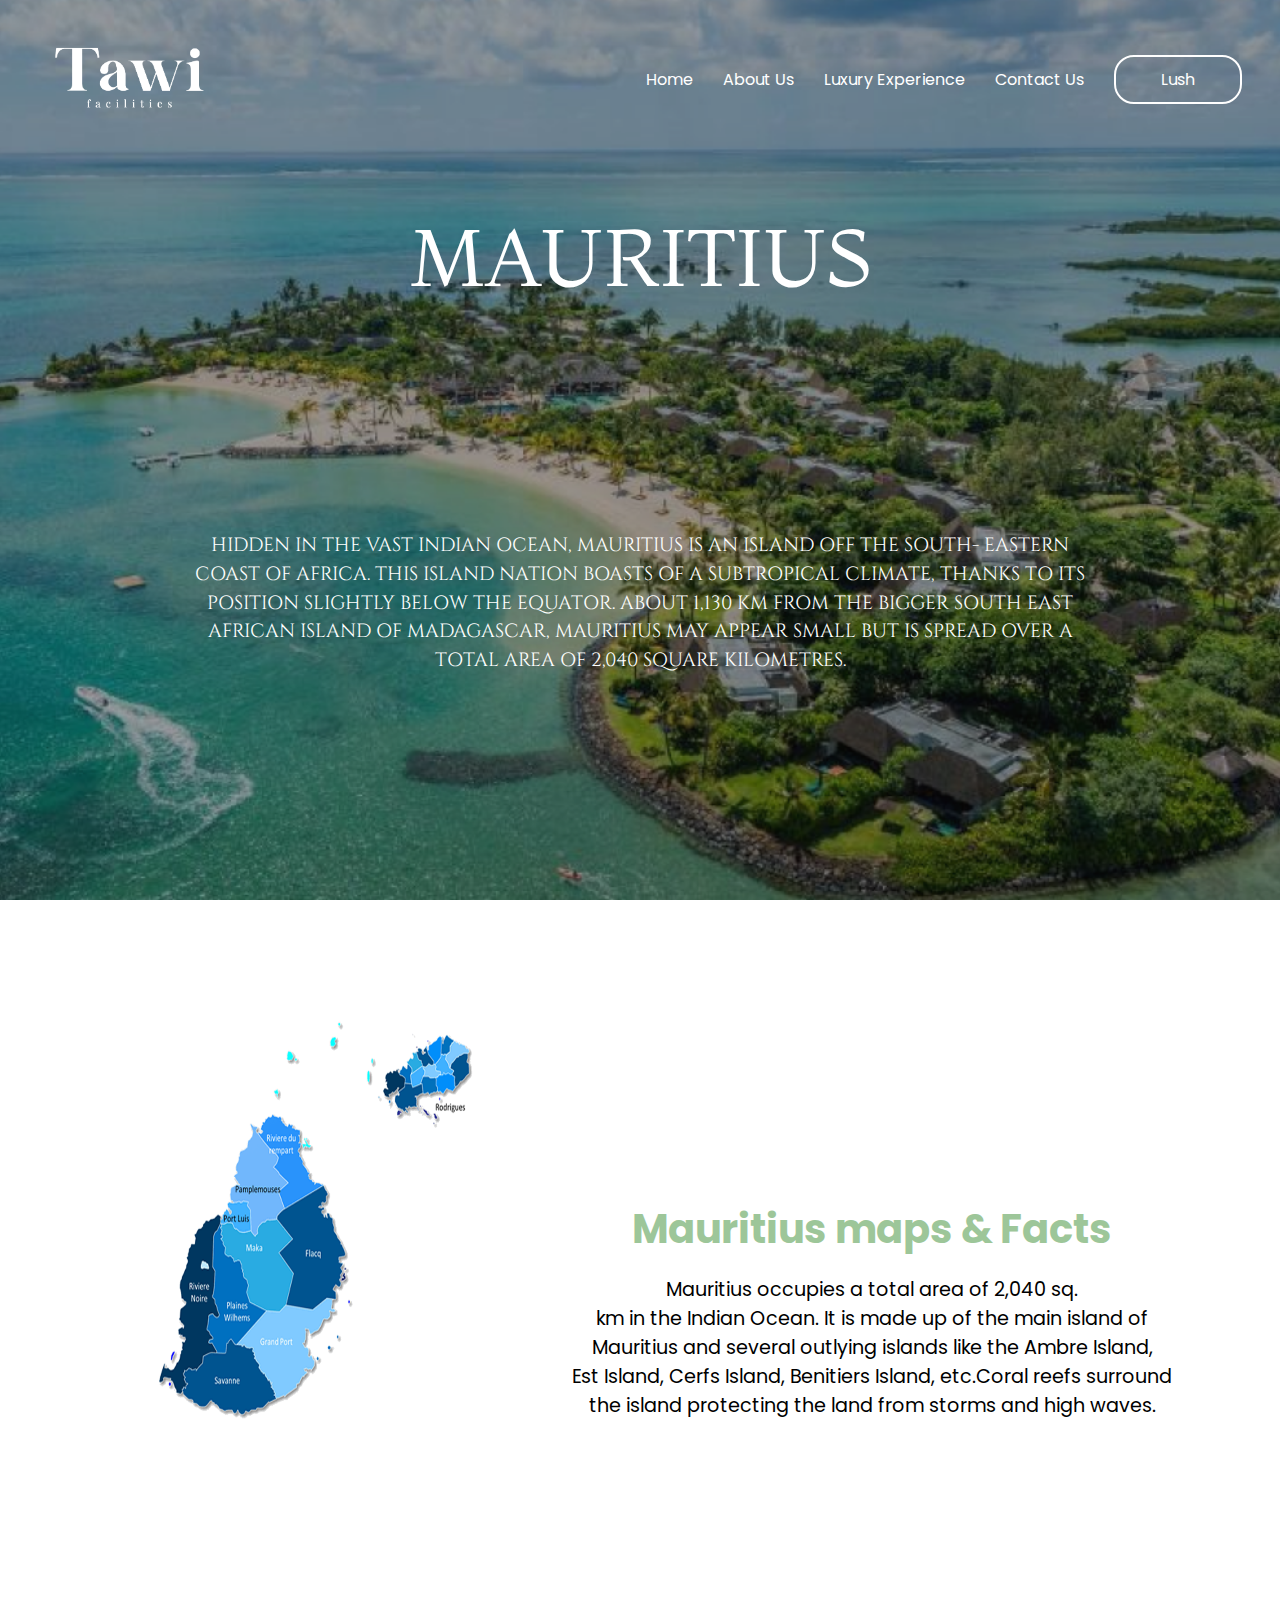
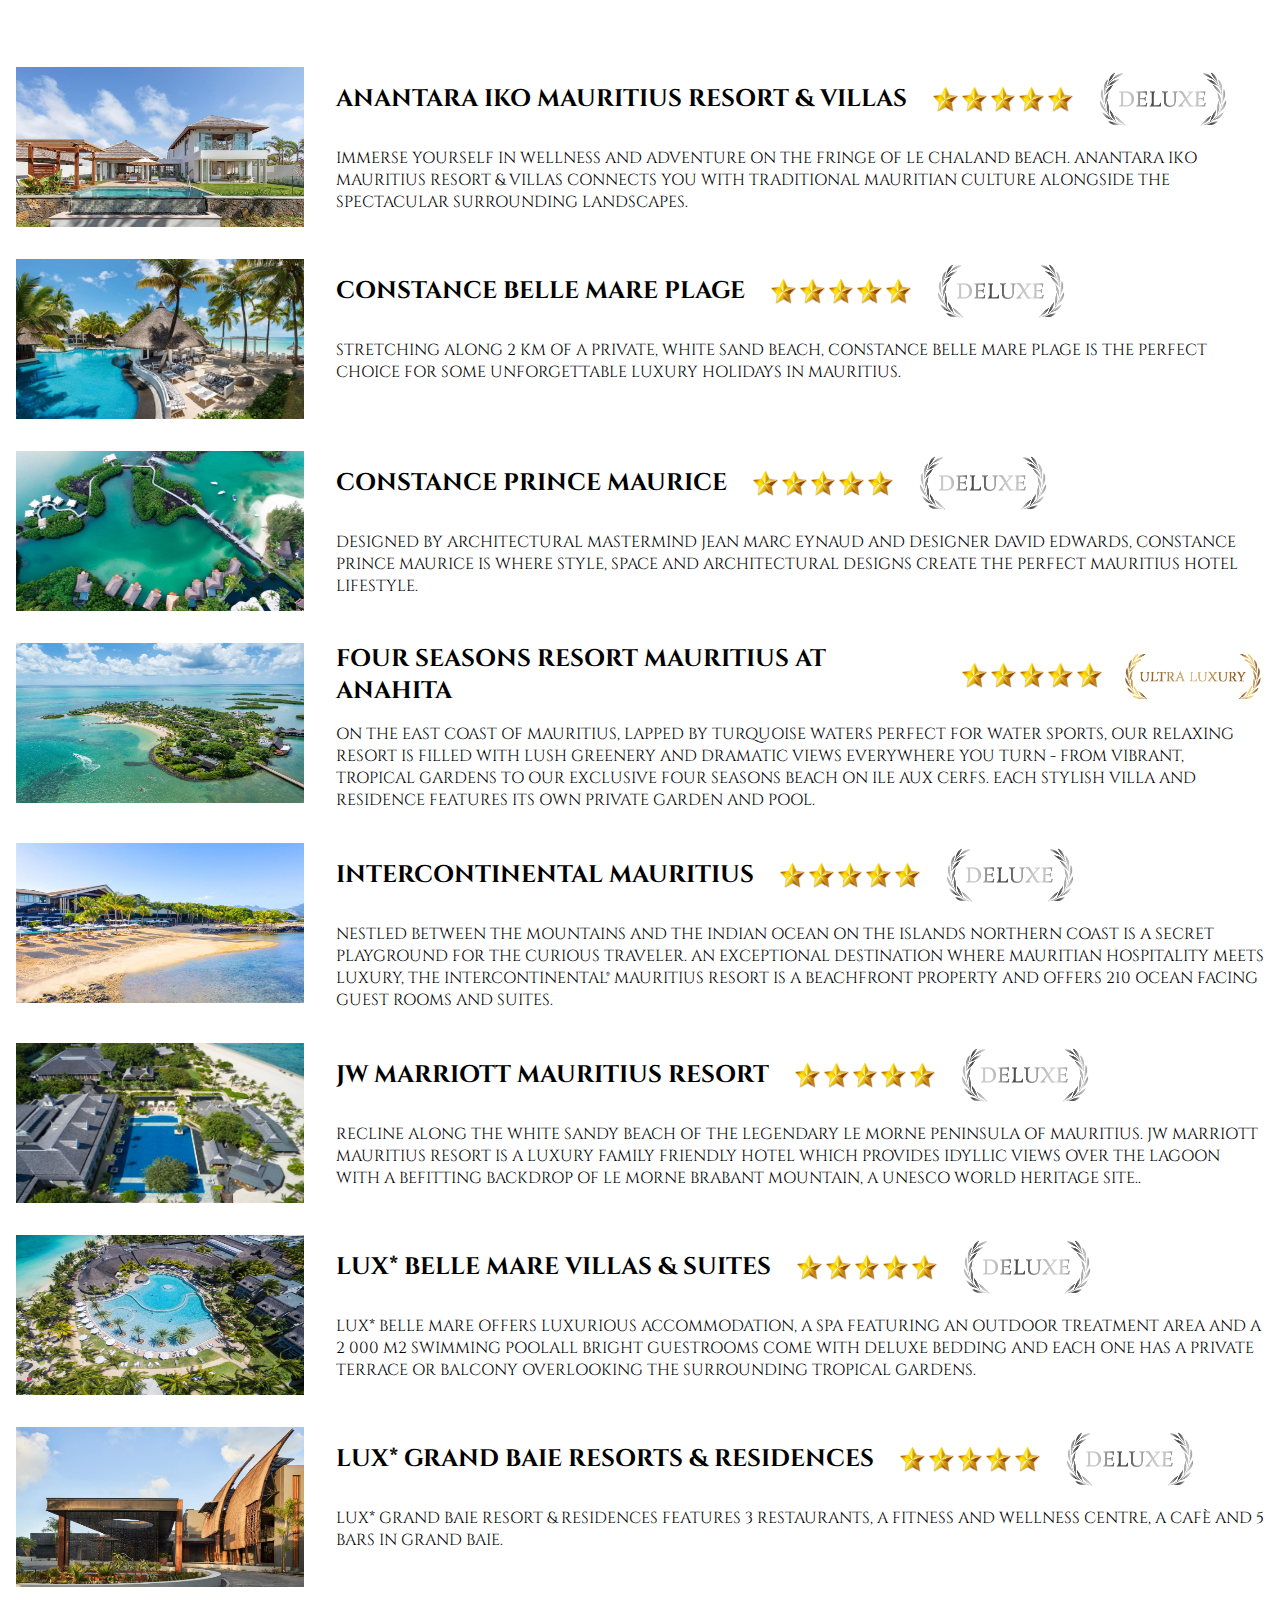
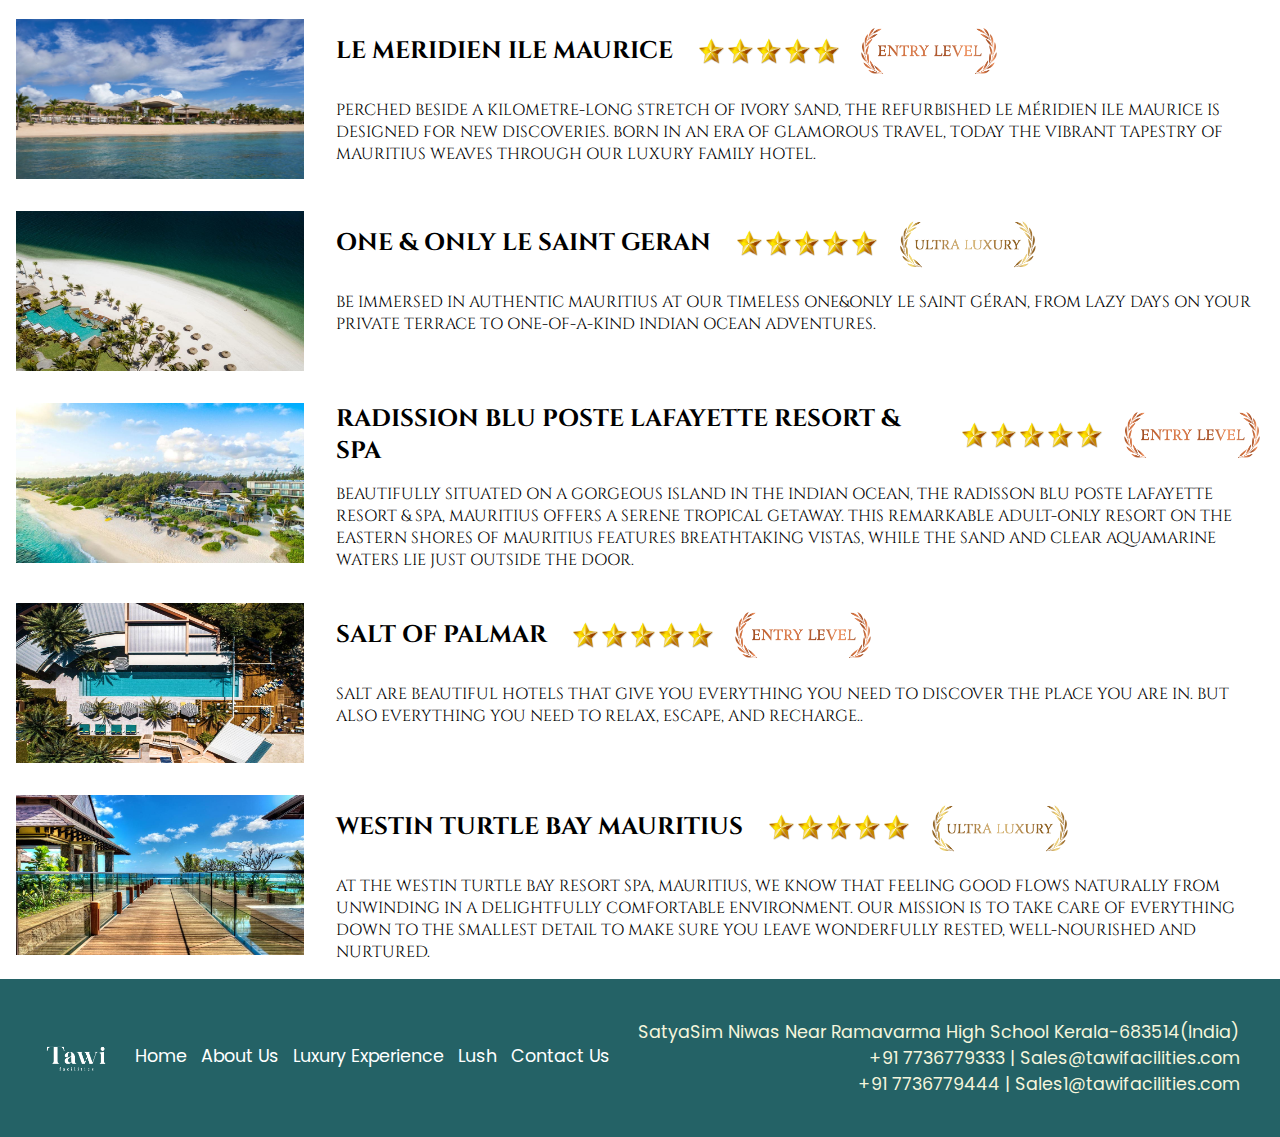
<file: pages/mauritius.html>
<!DOCTYPE html>
<html>
  <head>
    <title>Your Web Page</title>
    <link rel="stylesheet" type="text/css" href="../styles/mauritius.css" />
    <script src="https://code.jquery.com/jquery-3.6.0.min.js"></script>
    <script src="../script/script.js"></script>
  </head>
  <body>
    <div class="section1">
      <div class="section1-top">
        <div class="logo">
          <img src="../assets/images/logo.png" alt="logo" />
        </div>
        <div class="navigation">
          <div class="hamburger">
            <div class="line"></div>
            <div class="line"></div>
            <div class="line"></div>
          </div>
          <ul class="menu">
            <li><a href="http://www.tawifacilities.com/">Home</a></li>
            <li><a href="http://www.tawifacilities.com/about">About Us</a></li>
            <li>
              <a href="http://www.tawifacilities.com/luxury-experience"
                >Luxury Experience</a
              >
            </li>
            <li>
              <a href="http://www.tawifacilities.com/contact">Contact Us</a>
            </li>
            <li><a href="/index.html" class="hero-button">Lush</a></li>
          </ul>
        </div>
      </div>
      <div class="section1-bottom">
        <p class="title">Mauritius</p>

        <p class="section2-top" style="text-transform: uppercase; color: #fff">
          Hidden in the vast Indian Ocean, Mauritius is an island off the south-
          eastern coast of Africa. This island nation boasts of a subtropical
          climate, thanks to its position slightly below the equator. About
          1,130 km from the bigger South East African island of Madagascar,
          Mauritius may appear small but is spread over a total area of 2,040
          square kilometres.
        </p>
      </div>
    </div>
    <div>
      <div class="section1-top"></div>
      <div class="section1-bottom" style="display: flex; flex-direction: row">
        <div class="image-container">
          <img
            src="../assets/images/mauritius.png"
            alt="Description of the image"
          />
        </div>
        <div style="text-align: center; margin-left: 4rem">
          <h1 style="font-size: 2.5rem; padding: 1rem; color: #9dc699">
            Mauritius maps & Facts
          </h1>

          <p style="font-size: 1.2rem">
            Mauritius occupies a total area of 2,040 sq.<br />
            km in the Indian Ocean. It is made up of the main island of <br />
            Mauritius and several outlying islands like the Ambre Island,<br />
            Est Island, Cerfs Island, Benitiers Island, etc.Coral reefs surround
            <br />
            the island protecting the land from storms and high waves.
          </p>
        </div>
      </div>
    </div>
    <div class="section-new">
      <div class="section-new-row">
        <div class="section-new-image">
          <img
            src="../assets/images/Anantara iko Mauritius Resort & Villas.jpg"
            alt="Description of the image"
          />
        </div>
        <div class="section-new-content">
          <div class="section-new-content-heading">
            <h2 style="margin-right: 1.5rem">
              Anantara iko Mauritius Resort & Villas
            </h2>
            <img
              class="section-new-content-heading-star"
              src="../assets/images/pngwing.com.png"
            />
            <img
              class="section-new-content-heading-star"
              src="../assets/images/pngwing.com.png"
            />
            <img
              class="section-new-content-heading-star"
              src="../assets/images/pngwing.com.png"
            />
            <img
              class="section-new-content-heading-star"
              src="../assets/images/pngwing.com.png"
            />
            <img
              class="section-new-content-heading-star"
              src="../assets/images/pngwing.com.png"
            />
            <img
              src="../assets/images/DELUX.png"
              alt="Deluxe"
              class="badge-image"
            />
          </div>
          <p class="resort-content">
            Immerse yourself in wellness and adventure on the fringe of Le
            Chaland Beach. Anantara Iko Mauritius Resort & Villas connects you
            with traditional Mauritian culture alongside the spectacular
            surrounding landscapes.
          </p>
        </div>
      </div>
      <div class="section-new-row">
        <div class="section-new-image">
          <img
            src="../assets/images/Constance Belle Mare Plage.jpg"
            alt="Description of the image"
          />
        </div>
        <div class="section-new-content">
          <div class="section-new-content-heading">
            <h2 style="margin-right: 1.5rem">Constance Belle Mare Plage</h2>
            <img
              class="section-new-content-heading-star"
              src="../assets/images/pngwing.com.png"
            />
            <img
              class="section-new-content-heading-star"
              src="../assets/images/pngwing.com.png"
            />
            <img
              class="section-new-content-heading-star"
              src="../assets/images/pngwing.com.png"
            />
            <img
              class="section-new-content-heading-star"
              src="../assets/images/pngwing.com.png"
            />
            <img
              class="section-new-content-heading-star"
              src="../assets/images/pngwing.com.png"
            />
            <img
              src="../assets/images/DELUX.png"
              alt="Deluxe"
              class="badge-image"
            />
          </div>
          <p class="resort-content">
            Stretching along 2 km of a private, white sand beach, Constance
            Belle Mare Plage is the perfect choice for some unforgettable luxury
            holidays in Mauritius.
          </p>
        </div>
      </div>
      <div class="section-new-row">
        <div class="section-new-image">
          <img
            src="../assets/images/Constance Prince Maurice.jpg"
            alt="Description of the image"
          />
        </div>
        <div class="section-new-content">
          <div class="section-new-content-heading">
            <h2 style="margin-right: 1.5rem">Constance Prince Maurice</h2>
            <img
              class="section-new-content-heading-star"
              src="../assets/images/pngwing.com.png"
            />
            <img
              class="section-new-content-heading-star"
              src="../assets/images/pngwing.com.png"
            />
            <img
              class="section-new-content-heading-star"
              src="../assets/images/pngwing.com.png"
            />
            <img
              class="section-new-content-heading-star"
              src="../assets/images/pngwing.com.png"
            />
            <img
              class="section-new-content-heading-star"
              src="../assets/images/pngwing.com.png"
            />
            <img
              src="../assets/images/DELUX.png"
              alt="Deluxe"
              class="badge-image"
            />
          </div>
          <p class="resort-content">
            Designed by architectural mastermind Jean Marc Eynaud and designer
            David Edwards, Constance Prince Maurice is where style, space and
            architectural designs create the perfect Mauritius hotel lifestyle.
          </p>
        </div>
      </div>
    </div>
    <div class="section-new-row">
      <div class="section-new-image">
        <img
          src="../assets/images/Four Seasons Resort Mauritius at Anahita.jpg"
          alt="Description of the image"
        />
      </div>
      <div class="section-new-content">
        <div class="section-new-content-heading">
          <h2 style="margin-right: 1.5rem">
            Four Seasons Resort Mauritius at Anahita
          </h2>
          <img
            class="section-new-content-heading-star"
            src="../assets/images/pngwing.com.png"
          />
          <img
            class="section-new-content-heading-star"
            src="../assets/images/pngwing.com.png"
          />
          <img
            class="section-new-content-heading-star"
            src="../assets/images/pngwing.com.png"
          />
          <img
            class="section-new-content-heading-star"
            src="../assets/images/pngwing.com.png"
          />
          <img
            class="section-new-content-heading-star"
            src="../assets/images/pngwing.com.png"
          />
          <img
            src="../assets/images/ULTRA LUXURY.png"
            alt="ultra luxury"
            class="badge-image"
          />
        </div>
        <p class="resort-content">
          On the east coast of Mauritius, lapped by turquoise waters perfect for
          water sports, our relaxing Resort is filled with lush greenery and
          dramatic views everywhere you turn - from vibrant, tropical gardens to
          our exclusive Four Seasons Beach on Ile aux Cerfs. Each stylish villa
          and residence features its own private garden and pool.
        </p>
      </div>
    </div>
    <div class="section-new-row">
      <div class="section-new-image">
        <img
          src="../assets/images/InterContinental Mauritius.jpg"
          alt="Description of the image"
        />
      </div>
      <div class="section-new-content">
        <div class="section-new-content-heading">
          <h2 style="margin-right: 1.5rem">InterContinental Mauritius</h2>
          <img
            class="section-new-content-heading-star"
            src="../assets/images/pngwing.com.png"
          />
          <img
            class="section-new-content-heading-star"
            src="../assets/images/pngwing.com.png"
          />
          <img
            class="section-new-content-heading-star"
            src="../assets/images/pngwing.com.png"
          />
          <img
            class="section-new-content-heading-star"
            src="../assets/images/pngwing.com.png"
          />
          <img
            class="section-new-content-heading-star"
            src="../assets/images/pngwing.com.png"
          />
          <img
            src="../assets/images/DELUX.png"
            alt="Deluxe"
            class="badge-image"
          />
        </div>
        <p class="resort-content">
          Nestled between the mountains and the Indian Ocean on the islands
          northern coast is a secret playground for the curious traveler. An
          exceptional destination where Mauritian hospitality meets luxury, the
          InterContinental® Mauritius Resort is a beachfront property and offers
          210 ocean facing guest rooms and suites.
        </p>
      </div>
    </div>
    <div class="section-new-row">
      <div class="section-new-image">
        <img
          src="../assets/images/JW Marriott Mauritius Resort.jpg"
          alt="Description of the image"
        />
      </div>
      <div class="section-new-content">
        <div class="section-new-content-heading">
          <h2 style="margin-right: 1.5rem">JW Marriott Mauritius Resort</h2>
          <img
            class="section-new-content-heading-star"
            src="../assets/images/pngwing.com.png"
          />
          <img
            class="section-new-content-heading-star"
            src="../assets/images/pngwing.com.png"
          />
          <img
            class="section-new-content-heading-star"
            src="../assets/images/pngwing.com.png"
          />
          <img
            class="section-new-content-heading-star"
            src="../assets/images/pngwing.com.png"
          />
          <img
            class="section-new-content-heading-star"
            src="../assets/images/pngwing.com.png"
          />
          <img
            src="../assets/images/DELUX.png"
            alt="Deluxe"
            class="badge-image"
          />
        </div>
        <p class="resort-content">
          Recline along the white sandy beach of the legendary Le Morne
          Peninsula of Mauritius. JW Marriott Mauritius Resort is a luxury
          family friendly hotel which provides idyllic views over the lagoon
          with a befitting backdrop of Le Morne Brabant Mountain, a UNESCO World
          Heritage Site..
        </p>
      </div>
    </div>
    <div class="section-new-row">
      <div class="section-new-image">
        <img
          src="../assets/images/Lux Belle Mare Villas & Suites.jpg"
          alt="Description of the image"
        />
      </div>
      <div class="section-new-content">
        <div class="section-new-content-heading">
          <h2 style="margin-right: 1.5rem">Lux* Belle Mare Villas & Suites</h2>
          <img
            class="section-new-content-heading-star"
            src="../assets/images/pngwing.com.png"
          />
          <img
            class="section-new-content-heading-star"
            src="../assets/images/pngwing.com.png"
          />
          <img
            class="section-new-content-heading-star"
            src="../assets/images/pngwing.com.png"
          />
          <img
            class="section-new-content-heading-star"
            src="../assets/images/pngwing.com.png"
          />
          <img
            class="section-new-content-heading-star"
            src="../assets/images/pngwing.com.png"
          />
          <img
            src="../assets/images/DELUX.png"
            alt="Deluxe"
            class="badge-image"
          />
        </div>
        <p class="resort-content">
          LUX* Belle Mare offers luxurious accommodation, a spa featuring an
          outdoor treatment area and a 2 000 m2 swimming poolAll bright
          guestrooms come with deluxe bedding and each one has a private terrace
          or balcony overlooking the surrounding tropical gardens.
        </p>
      </div>
    </div>
    <div class="section-new-row">
      <div class="section-new-image">
        <img
          src="../assets/images/Lux Grand Baie Resorts & Residences.jpg"
          alt="Description of the image"
        />
      </div>
      <div class="section-new-content">
        <div class="section-new-content-heading">
          <h2 style="margin-right: 1.5rem">
            Lux* Grand Baie Resorts & Residences
          </h2>
          <img
            class="section-new-content-heading-star"
            src="../assets/images/pngwing.com.png"
          />
          <img
            class="section-new-content-heading-star"
            src="../assets/images/pngwing.com.png"
          />
          <img
            class="section-new-content-heading-star"
            src="../assets/images/pngwing.com.png"
          />
          <img
            class="section-new-content-heading-star"
            src="../assets/images/pngwing.com.png"
          />
          <img
            class="section-new-content-heading-star"
            src="../assets/images/pngwing.com.png"
          />
          <img
            src="../assets/images/DELUX.png"
            alt="Deluxe"
            class="badge-image"
          />
        </div>
        <p class="resort-content">
          LUX* Grand Baie Resort & Residences features 3 restaurants, a fitness
          and wellness centre, a cafè and 5 bars in Grand Baie.
        </p>
      </div>
    </div>
    <div class="section-new-row">
      <div class="section-new-image">
        <img
          src="../assets/images/Le Meridien Ile Maurice.jpg"
          alt="Description of the image"
        />
      </div>
      <div class="section-new-content">
        <div class="section-new-content-heading">
          <h2 style="margin-right: 1.5rem">Le Meridien Ile Maurice</h2>
          <img
            class="section-new-content-heading-star"
            src="../assets/images/pngwing.com.png"
          />
          <img
            class="section-new-content-heading-star"
            src="../assets/images/pngwing.com.png"
          />
          <img
            class="section-new-content-heading-star"
            src="../assets/images/pngwing.com.png"
          />
          <img
            class="section-new-content-heading-star"
            src="../assets/images/pngwing.com.png"
          />
          <img
            class="section-new-content-heading-star"
            src="../assets/images/pngwing.com.png"
          />
          <img
            src="../assets/images/ENTRY LEVEL.png"
            alt="Entry level"
            class="badge-image"
          />
        </div>
        <p class="resort-content">
          Perched beside a kilometre-long stretch of ivory sand, the refurbished
          Le Méridien Ile Maurice is designed for new discoveries. Born in an
          era of glamorous travel, today the vibrant tapestry of Mauritius
          weaves through our luxury family hotel.
        </p>
      </div>
    </div>
    <div class="section-new-row">
      <div class="section-new-image">
        <img
          src="../assets/images/One & Only Le Saint Geran.jpg"
          alt="Description of the image"
        />
      </div>
      <div class="section-new-content">
        <div class="section-new-content-heading">
          <h2 style="margin-right: 1.5rem">One & Only Le Saint Geran</h2>
          <img
            class="section-new-content-heading-star"
            src="../assets/images/pngwing.com.png"
          />
          <img
            class="section-new-content-heading-star"
            src="../assets/images/pngwing.com.png"
          />
          <img
            class="section-new-content-heading-star"
            src="../assets/images/pngwing.com.png"
          />
          <img
            class="section-new-content-heading-star"
            src="../assets/images/pngwing.com.png"
          />
          <img
            class="section-new-content-heading-star"
            src="../assets/images/pngwing.com.png"
          />
          <img
            src="../assets/images/ULTRA LUXURY.png"
            alt="Ultra luxury"
            class="badge-image"
          />
        </div>
        <p class="resort-content">
          Be immersed in authentic Mauritius at our timeless One&Only Le Saint
          Géran, from lazy days on your private terrace to one-of-a-kind Indian
          Ocean adventures.
        </p>
      </div>
    </div>
    <div class="section-new-row">
      <div class="section-new-image">
        <img
          src="../assets/images/Radission Blu Poste Lafayette Resort & Spa.jpg"
          alt="Description of the image"
        />
      </div>
      <div class="section-new-content">
        <div class="section-new-content-heading">
          <h2 style="margin-right: 1.5rem">
            Radission Blu Poste Lafayette Resort & Spa
          </h2>
          <img
            class="section-new-content-heading-star"
            src="../assets/images/pngwing.com.png"
          />
          <img
            class="section-new-content-heading-star"
            src="../assets/images/pngwing.com.png"
          />
          <img
            class="section-new-content-heading-star"
            src="../assets/images/pngwing.com.png"
          />
          <img
            class="section-new-content-heading-star"
            src="../assets/images/pngwing.com.png"
          />
          <img
            class="section-new-content-heading-star"
            src="../assets/images/pngwing.com.png"
          />
          <img
            src="../assets/images/ENTRY LEVEL.png"
            alt="Entry level"
            class="badge-image"
          />
        </div>
        <p class="resort-content">
          Beautifully situated on a gorgeous island in the Indian Ocean, the
          Radisson Blu Poste Lafayette Resort & Spa, Mauritius offers a serene
          tropical getaway. This remarkable adult-only resort on the eastern
          shores of Mauritius features breathtaking vistas, while the sand and
          clear aquamarine waters lie just outside the door.
        </p>
      </div>
    </div>
    <div class="section-new-row">
      <div class="section-new-image">
        <img
          src="../assets/images/Salt of Palmar.jpg"
          alt="Description of the image"
        />
      </div>
      <div class="section-new-content">
        <div class="section-new-content-heading">
          <h2 style="margin-right: 1.5rem">Salt of Palmar</h2>
          <img
            class="section-new-content-heading-star"
            src="../assets/images/pngwing.com.png"
          />
          <img
            class="section-new-content-heading-star"
            src="../assets/images/pngwing.com.png"
          />
          <img
            class="section-new-content-heading-star"
            src="../assets/images/pngwing.com.png"
          />
          <img
            class="section-new-content-heading-star"
            src="../assets/images/pngwing.com.png"
          />
          <img
            class="section-new-content-heading-star"
            src="../assets/images/pngwing.com.png"
          />
          <img
            src="../assets/images/ENTRY LEVEL.png"
            alt="Entry level"
            class="badge-image"
          />
        </div>
        <p class="resort-content">
          SALT are beautiful hotels that give you everything you need to
          discover the place you are in. But also everything you need to relax,
          escape, and recharge..
        </p>
      </div>
    </div>
    <div class="section-new-row">
      <div class="section-new-image">
        <img
          src="../assets/images/Westin Turtle Bay Mauritius.jpg"
          alt="Description of the image"
        />
      </div>
      <div class="section-new-content">
        <div class="section-new-content-heading">
          <h2 style="margin-right: 1.5rem">Westin Turtle Bay Mauritius</h2>
          <img
            class="section-new-content-heading-star"
            src="../assets/images/pngwing.com.png"
          />
          <img
            class="section-new-content-heading-star"
            src="../assets/images/pngwing.com.png"
          />
          <img
            class="section-new-content-heading-star"
            src="../assets/images/pngwing.com.png"
          />
          <img
            class="section-new-content-heading-star"
            src="../assets/images/pngwing.com.png"
          />
          <img
            class="section-new-content-heading-star"
            src="../assets/images/pngwing.com.png"
          />
          <img
            src="../assets/images/ULTRA LUXURY.png"
            alt="Ultra luxury"
            class="badge-image"
          />
        </div>
        <p class="resort-content">
          At The Westin Turtle Bay Resort Spa, Mauritius, we know that feeling
          good flows naturally from unwinding in a delightfully comfortable
          environment. Our mission is to take care of everything down to the
          smallest detail to make sure you leave wonderfully rested,
          well-nourished and nurtured.
        </p>
      </div>
    </div>

    <footer>
      <div class="footer-left">
        <div class="logo">
          <img
            src="../assets/images/logo.png"
            alt="logo"
            style="margin-top: 5px"
          />
        </div>
        <div class="navigation">
          <ul class="menu">
            <li>
              <a href="http://www.tawifacilities.com/">Home</a>
            </li>
            <li><a href="http://www.tawifacilities.com/about">About Us</a></li>
            <li>
              <a href="http://www.tawifacilities.com/luxury-experience"
                >Luxury Experience</a
              >
            </li>
            <li><a href="/index.html">Lush</a></li>
            <li>
              <a href="http://www.tawifacilities.com/contact">Contact Us</a>
            </li>
          </ul>
        </div>
      </div>
      <div class="footer-right">
        <p>SatyaSim Niwas Near Ramavarma High School Kerala-683514(India)</p>
        <p>
          +91 7736779333 | Sales@tawifacilities.com <br />
          +91 7736779444 | Sales1@tawifacilities.com
        </p>
      </div>
    </footer>
  </body>
</html>
</file>
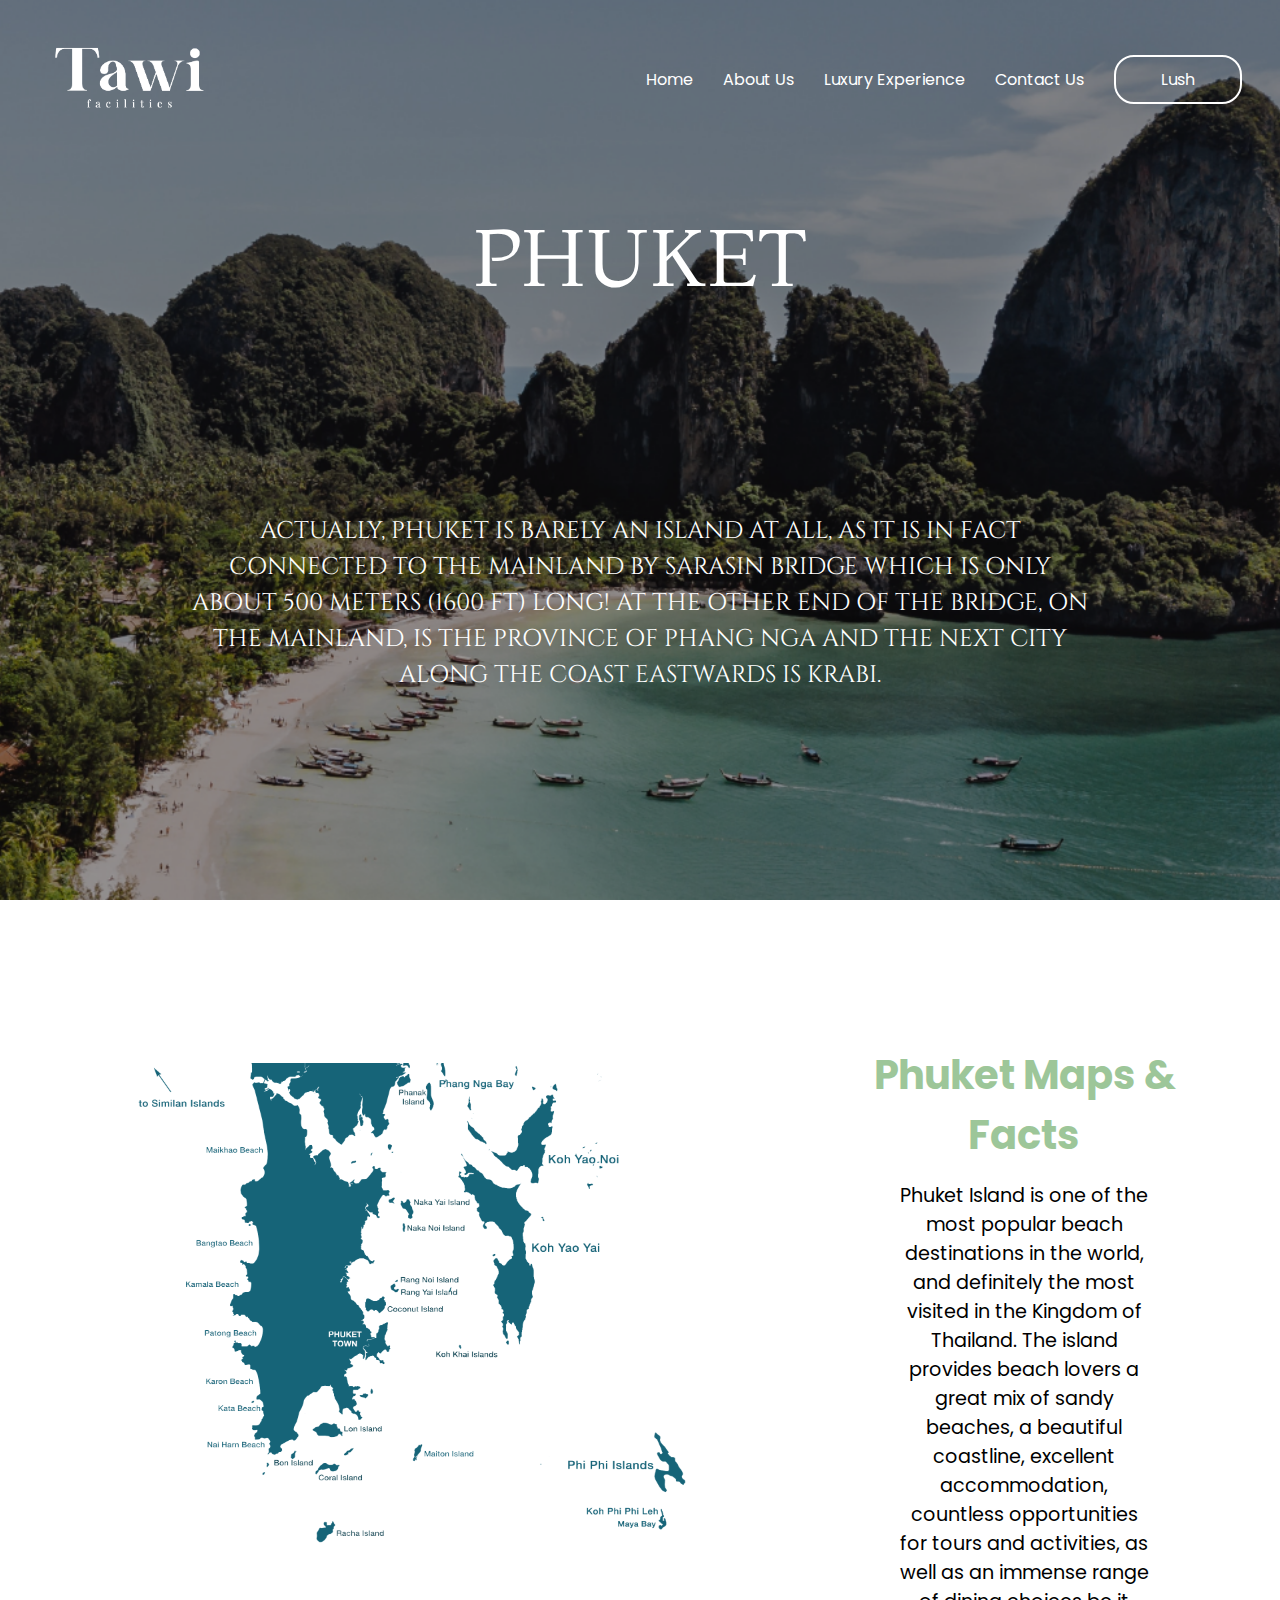
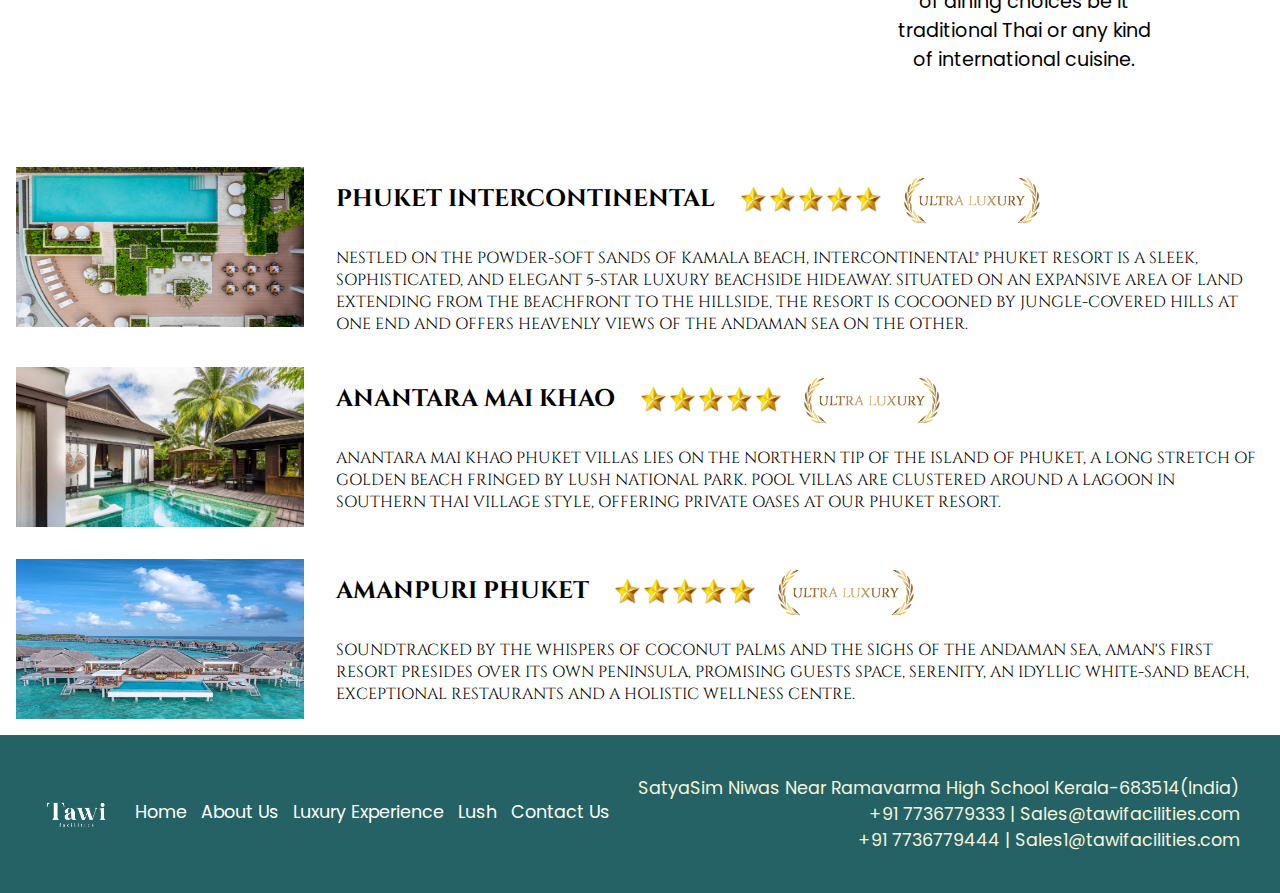
<file: pages/phuket.html>
<!DOCTYPE html>
<html>
  <head>
    <title>Your Web Page</title>
    <link rel="stylesheet" type="text/css" href="../styles/phuket.css" />
    <script src="https://code.jquery.com/jquery-3.6.0.min.js"></script>
    <script src="../script/script.js"></script>
  </head>
  <body>
    <div class="section1">
      <div class="section1-top">
        <div class="logo">
          <img src="../assets/images/logo.png" alt="logo" />
        </div>
        <div class="navigation">
          <div class="hamburger">
            <div class="line"></div>
            <div class="line"></div>
            <div class="line"></div>
          </div>
          <ul class="menu">
            <li><a href="http://www.tawifacilities.com/">Home</a></li>
            <li><a href="http://www.tawifacilities.com/about">About Us</a></li>
            <li>
              <a href="http://www.tawifacilities.com/luxury-experience"
                >Luxury Experience</a
              >
            </li>
            <li>
              <a href="http://www.tawifacilities.com/contact">Contact Us</a>
            </li>
            <li><a href="/index.html" class="hero-button">Lush</a></li>
          </ul>
        </div>
      </div>
      <div class="section1-bottom">
        <p class="title">Phuket</p>

        <p class="section2-top" style="text-transform: uppercase; color: #fff">
          Actually, Phuket is barely an island at all, as it is in fact
          connected to the mainland by Sarasin Bridge which is only about 500
          meters (1600 ft) long! At the other end of the bridge, on the
          mainland, is the province of Phang Nga and the next city along the
          coast eastwards is Krabi.
        </p>
      </div>
    </div>
    <div>
      <div class="section1-top"></div>
      <div class="section1-bottom" style="display: flex; flex-direction: row">
        <div class="image-container">
          <img
            src="../assets/images/phuket (1).png"
            alt="Description of the image"
          />
        </div>
        <div
          style="
            text-align: center;

            padding-right: 2rem;
          "
        >
          <h1 style="font-size: 2.5rem; padding: 1rem; color: #9dc699">
            Phuket Maps & Facts
          </h1>

          <p style="font-size: 1.2rem; padding: 0 6rem">
            Phuket Island is one of the most popular beach destinations in the
            world, and definitely the most visited in the Kingdom of Thailand.
            The island provides beach lovers a great mix of sandy beaches, a
            beautiful coastline, excellent accommodation, countless
            opportunities for tours and activities, as well as an immense range
            of dining choices be it traditional Thai or any kind of
            international cuisine.
          </p>
        </div>
      </div>
    </div>
    <div class="section-new">
      <div class="section-new-row">
        <div class="section-new-image">
          <img
            src="../assets/images/03_Club InterContinental.jpg Phuket.jpg"
            alt="Description of the image"
          />
        </div>
        <div class="section-new-content">
          <div class="section-new-content-heading">
            <h2 style="margin-right: 1.5rem">PHUKET INTERCONTINENTAL</h2>
            <img
              class="section-new-content-heading-star"
              src="../assets/images/pngwing.com.png"
            />
            <img
              class="section-new-content-heading-star"
              src="../assets/images/pngwing.com.png"
            />
            <img
              class="section-new-content-heading-star"
              src="../assets/images/pngwing.com.png"
            />
            <img
              class="section-new-content-heading-star"
              src="../assets/images/pngwing.com.png"
            />
            <img
              class="section-new-content-heading-star"
              src="../assets/images/pngwing.com.png"
            />
            <img
              src="../assets/images/ULTRA LUXURY.png"
              alt="Ultra luxury"
              class="badge-image"
            />
            <!-- <p class="section-new-content-heading-rating">DELUXE</p> -->
          </div>
          <p class="resort-content">
            Nestled on the powder-soft sands of Kamala Beach, InterContinental®
            Phuket Resort is a sleek, sophisticated, and elegant 5-star luxury
            beachside hideaway. Situated on an expansive area of land extending
            from the beachfront to the hillside, the resort is cocooned by
            jungle-covered hills at one end and offers heavenly views of the
            Andaman Sea on the other.
          </p>
        </div>
      </div>
      <div class="section-new-row">
        <div class="section-new-image">
          <img
            src="../assets/images/ANANTARA MAI KHAO phuket.jpg"
            alt="Description of the image"
          />
        </div>
        <div class="section-new-content">
          <div class="section-new-content-heading">
            <h2 style="margin-right: 1.5rem">ANANTARA MAI KHAO</h2>
            <img
              class="section-new-content-heading-star"
              src="../assets/images/pngwing.com.png"
            />
            <img
              class="section-new-content-heading-star"
              src="../assets/images/pngwing.com.png"
            />
            <img
              class="section-new-content-heading-star"
              src="../assets/images/pngwing.com.png"
            />
            <img
              class="section-new-content-heading-star"
              src="../assets/images/pngwing.com.png"
            />
            <img
              class="section-new-content-heading-star"
              src="../assets/images/pngwing.com.png"
            />
            <img
              src="../assets/images/ULTRA LUXURY.png"
              alt="ultra luxury"
              class="badge-image"
            />
            <!-- <p class="section-new-content-heading-rating">ENTRY LEVEL</p> -->
          </div>
          <p class="resort-content">
            Anantara Mai Khao Phuket Villas lies on the northern tip of the
            island of Phuket, a long stretch of golden beach fringed by lush
            national park. Pool villas are clustered around a lagoon in Southern
            Thai village style, offering private oases at our Phuket resort.
          </p>
        </div>
      </div>
      <div class="section-new-row">
        <div class="section-new-image">
          <img
            src="../assets/images/Anantara Kihavah Maldives Villas.jpg"
            alt="Description of the image"
          />
        </div>
        <div class="section-new-content">
          <div class="section-new-content-heading">
            <h2 style="margin-right: 1.5rem">AMANPURI PHUKET</h2>
            <img
              class="section-new-content-heading-star"
              src="../assets/images/pngwing.com.png"
            />
            <img
              class="section-new-content-heading-star"
              src="../assets/images/pngwing.com.png"
            />
            <img
              class="section-new-content-heading-star"
              src="../assets/images/pngwing.com.png"
            />
            <img
              class="section-new-content-heading-star"
              src="../assets/images/pngwing.com.png"
            />
            <img
              class="section-new-content-heading-star"
              src="../assets/images/pngwing.com.png"
            />
            <img
              src="../assets/images/ULTRA LUXURY.png"
              alt="ultra luxury"
              class="badge-image"
            />
          </div>
          <p class="resort-content">
            Soundtracked by the whispers of coconut palms and the sighs of the
            Andaman Sea, Aman's first resort presides over its own peninsula,
            promising guests space, serenity, an idyllic white-sand beach,
            exceptional restaurants and a Holistic Wellness Centre.
          </p>
        </div>
      </div>
    </div>

    <footer>
      <div class="footer-left">
        <div class="logo">
          <img
            src="../assets/images/logo.png"
            alt="logo"
            style="margin-top: 5px"
          />
        </div>
        <div class="navigation">
          <ul class="menu">
            <li><a href="http://www.tawifacilities.com/">Home</a></li>
            <li><a href="http://www.tawifacilities.com/about">About Us</a></li>
            <li>
              <a href="http://www.tawifacilities.com/luxury-experience"
                >Luxury Experience</a
              >
            </li>
            <li><a href="/index.html">Lush</a></li>
            <li>
              <a href="http://www.tawifacilities.com/contact">Contact Us</a>
            </li>
          </ul>
        </div>
      </div>
      <div class="footer-right">
        <p>SatyaSim Niwas Near Ramavarma High School Kerala-683514(India)</p>
        <p>
          +91 7736779333 | Sales@tawifacilities.com <br />
          +91 7736779444 | Sales1@tawifacilities.com
        </p>
      </div>
    </footer>
  </body>
</html>
</file>
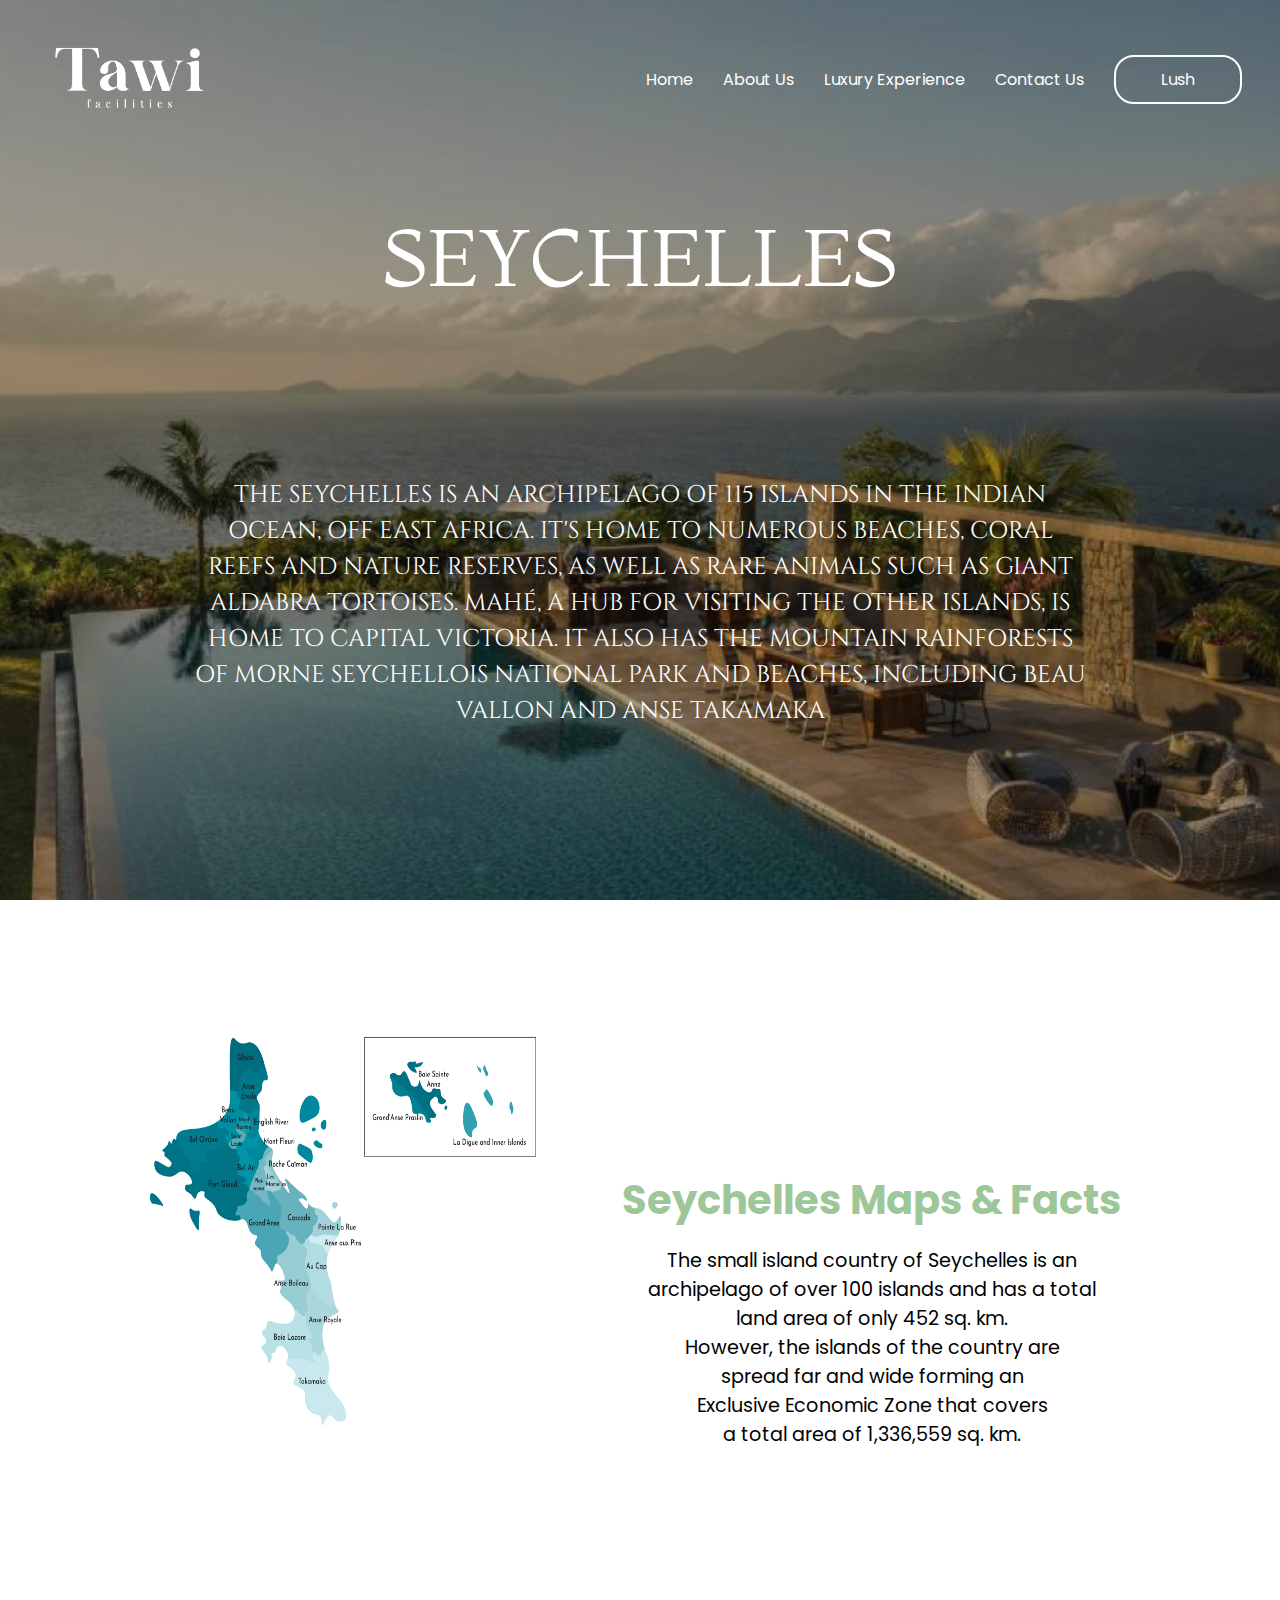
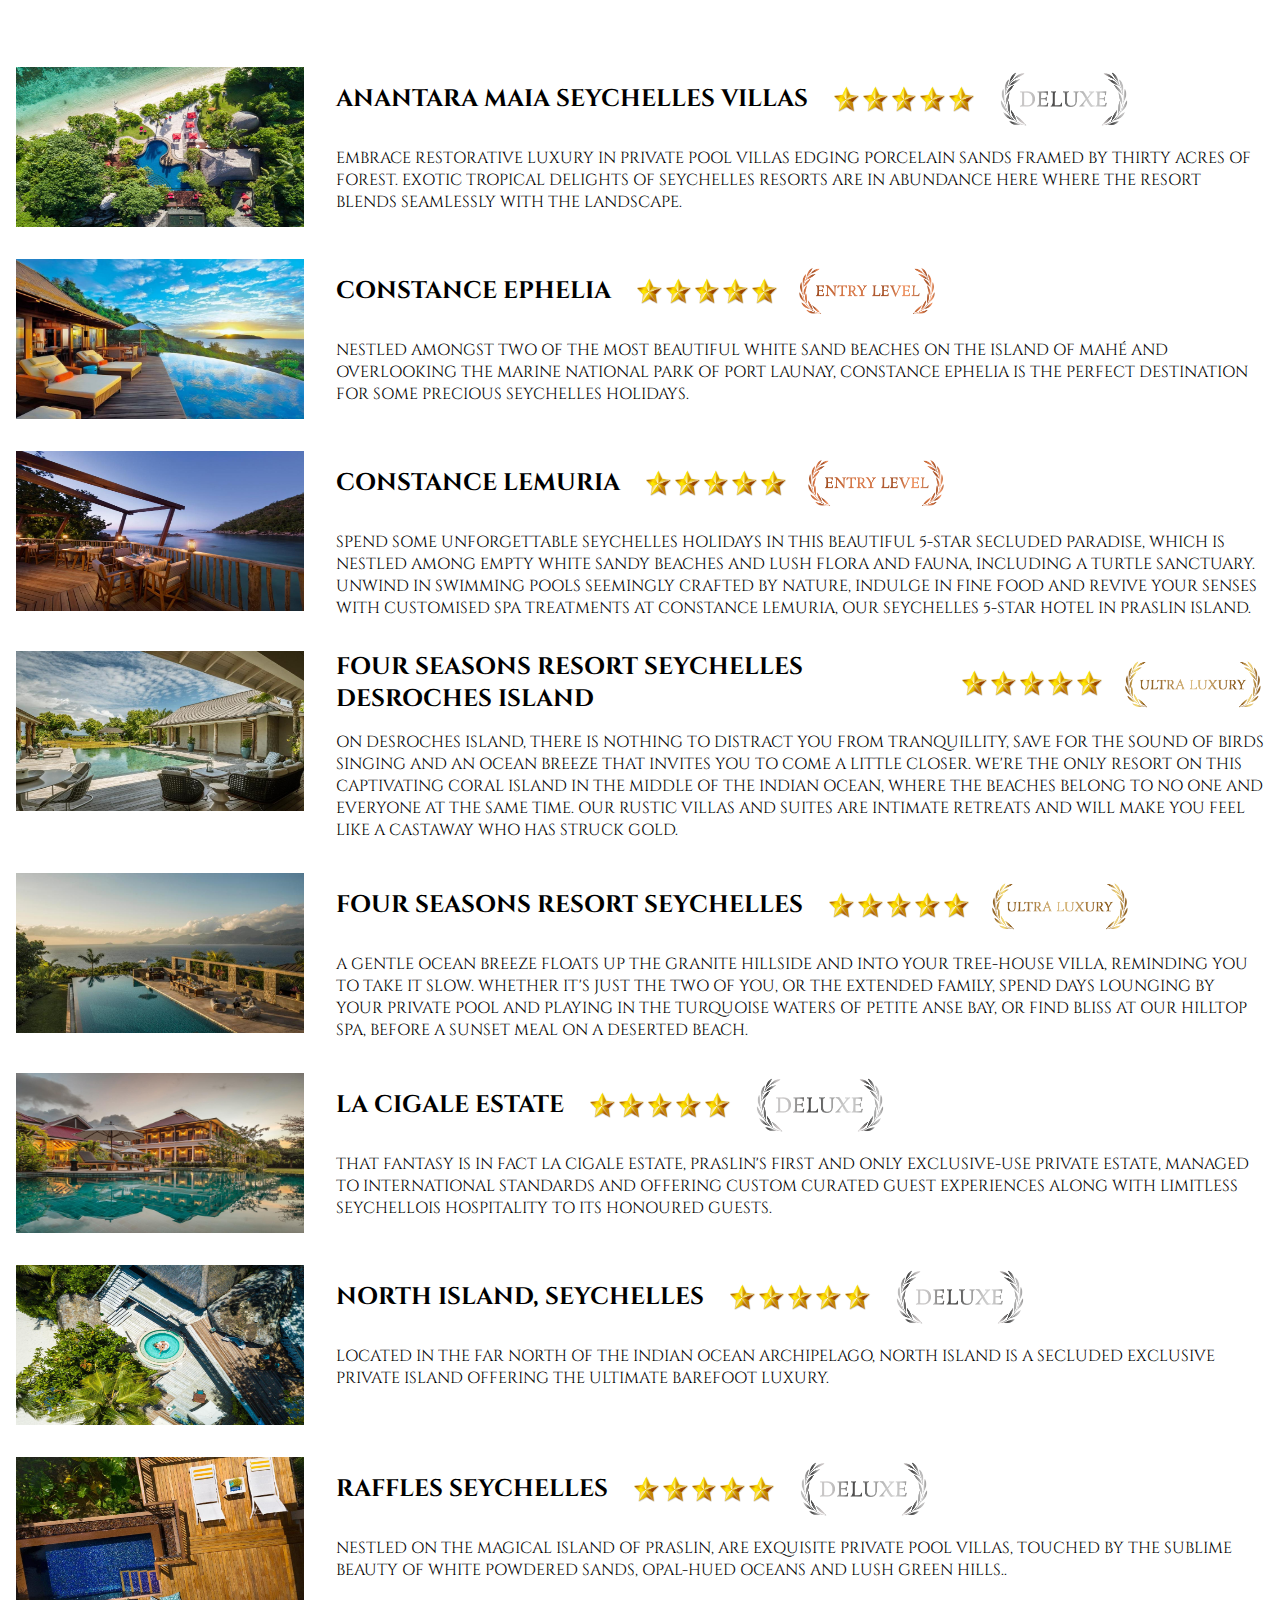
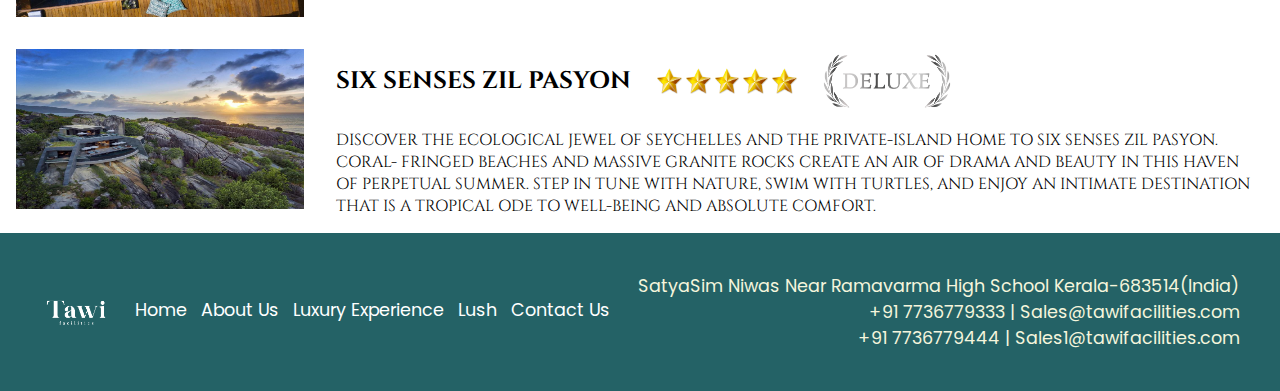
<file: pages/seychelles.html>
<!DOCTYPE html>
<html>
  <head>
    <title>Your Web Page</title>
    <link rel="stylesheet" type="text/css" href="../styles/seychelles.css" />
    <script src="https://code.jquery.com/jquery-3.6.0.min.js"></script>
    <script src="../script/script.js"></script>
  </head>
  <body>
    <div class="section1">
      <div class="section1-top">
        <div class="logo">
          <img src="../assets/images/logo.png" alt="logo" />
        </div>
        <div class="navigation">
          <div class="hamburger">
            <div class="line"></div>
            <div class="line"></div>
            <div class="line"></div>
          </div>
          <ul class="menu">
            <li><a href="http://www.tawifacilities.com/">Home</a></li>
            <li><a href="http://www.tawifacilities.com/about">About Us</a></li>
            <li>
              <a href="http://www.tawifacilities.com/luxury-experience"
                >Luxury Experience</a
              >
            </li>
            <li>
              <a href="http://www.tawifacilities.com/contact">Contact Us</a>
            </li>
            <li><a href="/index.html" class="hero-button">Lush</a></li>
          </ul>
        </div>
      </div>
      <div class="section1-bottom">
        <p class="title">Seychelles</p>

        <p class="section2-top" style="text-transform: uppercase; color: #fff">
          The Seychelles is an archipelago of 115 islands in the Indian Ocean,
          off East Africa. It's home to numerous beaches, coral reefs and nature
          reserves, as well as rare animals such as giant Aldabra tortoises.
          Mahé, a hub for visiting the other islands, is home to capital
          Victoria. It also has the mountain rainforests of Morne Seychellois
          National Park and beaches, including Beau Vallon and Anse Takamaka
        </p>
      </div>
    </div>
    <div>
      <div class="section1-top"></div>
      <div class="section1-bottom" style="display: flex; flex-direction: row">
        <div class="image-container">
          <img
            src="../assets/images/Seychelles.png"
            alt="Description of the image"
          />
        </div>
        <div style="text-align: center; margin-left: 4rem">
          <h1 style="font-size: 2.5rem; padding: 1rem; color: #9dc699">
            Seychelles Maps & Facts
          </h1>

          <p style="font-size: 1.2rem">
            The small island country of Seychelles is an<br />
            archipelago of over 100 islands and has a total<br />
            land area of only 452 sq. km.<br />
            However, the islands of the country are <br />spread far and wide
            forming an <br />Exclusive Economic Zone that covers <br />
            a total area of 1,336,559 sq. km.
          </p>
        </div>
      </div>
    </div>
    <div class="section-new">
      <div class="section-new-row">
        <div class="section-new-image">
          <img
            src="../assets/images/Anantara Maia Seychelles Villas.jpg"
            alt="Description of the image"
          />
        </div>
        <div class="section-new-content">
          <div class="section-new-content-heading">
            <h2 style="margin-right: 1.5rem">
              Anantara Maia Seychelles Villas
            </h2>
            <img
              class="section-new-content-heading-star"
              src="../assets/images/pngwing.com.png"
            />
            <img
              class="section-new-content-heading-star"
              src="../assets/images/pngwing.com.png"
            />
            <img
              class="section-new-content-heading-star"
              src="../assets/images/pngwing.com.png"
            />
            <img
              class="section-new-content-heading-star"
              src="../assets/images/pngwing.com.png"
            />
            <img
              class="section-new-content-heading-star"
              src="../assets/images/pngwing.com.png"
            />
            <img
              src="../assets/images/DELUX.png"
              alt="Deluxe"
              class="badge-image"
            />
          </div>
          <p class="resort-content">
            Embrace restorative luxury in private pool villas edging porcelain
            sands framed by thirty acres of forest. Exotic tropical delights of
            Seychelles resorts are in abundance here where the resort blends
            seamlessly with the landscape.
          </p>
        </div>
      </div>
      <div class="section-new-row">
        <div class="section-new-image">
          <img
            src="../assets/images/Constance Ephelia.jpg"
            alt="Description of the image"
          />
        </div>
        <div class="section-new-content">
          <div class="section-new-content-heading">
            <h2 style="margin-right: 1.5rem">Constance Ephelia</h2>
            <img
              class="section-new-content-heading-star"
              src="../assets/images/pngwing.com.png"
            />
            <img
              class="section-new-content-heading-star"
              src="../assets/images/pngwing.com.png"
            />
            <img
              class="section-new-content-heading-star"
              src="../assets/images/pngwing.com.png"
            />
            <img
              class="section-new-content-heading-star"
              src="../assets/images/pngwing.com.png"
            />
            <img
              class="section-new-content-heading-star"
              src="../assets/images/pngwing.com.png"
            />
            <img
              src="../assets/images/ENTRY LEVEL.png"
              alt="Entry Level"
              class="badge-image"
            />
          </div>
          <p class="resort-content">
            Nestled amongst two of the most beautiful white sand beaches on the
            island of Mahé and overlooking the marine national park of Port
            Launay, Constance Ephelia is the perfect destination for some
            precious Seychelles holidays.
          </p>
        </div>
      </div>
      <div class="section-new-row">
        <div class="section-new-image">
          <img
            src="../assets/images/Constance Lemuria.jpg"
            alt="Description of the image"
          />
        </div>
        <div class="section-new-content">
          <div class="section-new-content-heading">
            <h2 style="margin-right: 1.5rem">Constance Lemuria</h2>
            <img
              class="section-new-content-heading-star"
              src="../assets/images/pngwing.com.png"
            />
            <img
              class="section-new-content-heading-star"
              src="../assets/images/pngwing.com.png"
            />
            <img
              class="section-new-content-heading-star"
              src="../assets/images/pngwing.com.png"
            />
            <img
              class="section-new-content-heading-star"
              src="../assets/images/pngwing.com.png"
            />
            <img
              class="section-new-content-heading-star"
              src="../assets/images/pngwing.com.png"
            />
            <img
              src="../assets/images/ENTRY LEVEL.png"
              alt="Entry Level"
              class="badge-image"
            />
          </div>
          <p class="resort-content">
            Spend some unforgettable Seychelles holidays in this beautiful
            5-star secluded paradise, which is nestled among empty white sandy
            beaches and lush flora and fauna, including a turtle sanctuary.
            Unwind in swimming pools seemingly crafted by nature, indulge in
            fine food and revive your senses with customised spa treatments at
            Constance Lemuria, our Seychelles 5-star hotel in Praslin Island.
          </p>
        </div>
      </div>
    </div>
    <div class="section-new-row">
      <div class="section-new-image">
        <img
          src="../assets/images/Four Seasons Resort Seychelles Desroches Island.jpg"
          alt="Description of the image"
        />
      </div>
      <div class="section-new-content">
        <div class="section-new-content-heading">
          <h2 style="margin-right: 1.5rem">
            Four Seasons Resort Seychelles Desroches Island
          </h2>
          <img
            class="section-new-content-heading-star"
            src="../assets/images/pngwing.com.png"
          />
          <img
            class="section-new-content-heading-star"
            src="../assets/images/pngwing.com.png"
          />
          <img
            class="section-new-content-heading-star"
            src="../assets/images/pngwing.com.png"
          />
          <img
            class="section-new-content-heading-star"
            src="../assets/images/pngwing.com.png"
          />
          <img
            class="section-new-content-heading-star"
            src="../assets/images/pngwing.com.png"
          />
          <img
            src="../assets/images/ULTRA LUXURY.png"
            alt="Ultra luxury"
            class="badge-image"
          />
        </div>
        <p class="resort-content">
          On Desroches Island, there is nothing to distract you from
          tranquillity, save for the sound of birds singing and an ocean breeze
          that invites you to come a little closer. We're the only resort on
          this captivating coral island in the middle of the Indian Ocean, where
          the beaches belong to no one and everyone at the same time. Our rustic
          villas and suites are intimate retreats and will make you feel like a
          castaway who has struck gold.
        </p>
      </div>
    </div>
    <div class="section-new-row">
      <div class="section-new-image">
        <img
          src="../assets/images/Four Seasons Resort Seychelles.jpg"
          alt="Description of the image"
        />
      </div>
      <div class="section-new-content">
        <div class="section-new-content-heading">
          <h2 style="margin-right: 1.5rem">Four Seasons Resort Seychelles</h2>
          <img
            class="section-new-content-heading-star"
            src="../assets/images/pngwing.com.png"
          />
          <img
            class="section-new-content-heading-star"
            src="../assets/images/pngwing.com.png"
          />
          <img
            class="section-new-content-heading-star"
            src="../assets/images/pngwing.com.png"
          />
          <img
            class="section-new-content-heading-star"
            src="../assets/images/pngwing.com.png"
          />
          <img
            class="section-new-content-heading-star"
            src="../assets/images/pngwing.com.png"
          />
          <img
            src="../assets/images/ULTRA LUXURY.png"
            alt="Ultra luxury"
            class="badge-image"
          />
        </div>
        <p class="resort-content">
          A gentle ocean breeze floats up the granite hillside and into your
          tree-house villa, reminding you to take it slow. Whether it's just the
          two of you, or the extended family, spend days lounging by your
          private pool and playing in the turquoise waters of Petite Anse bay,
          or find bliss at our hilltop Spa, before a sunset meal on a deserted
          beach.
        </p>
      </div>
    </div>
    <div class="section-new-row">
      <div class="section-new-image">
        <img
          src="../assets/images/La Cigale Estate.jpg"
          alt="Description of the image"
        />
      </div>
      <div class="section-new-content">
        <div class="section-new-content-heading">
          <h2 style="margin-right: 1.5rem">La Cigale Estate</h2>
          <img
            class="section-new-content-heading-star"
            src="../assets/images/pngwing.com.png"
          />
          <img
            class="section-new-content-heading-star"
            src="../assets/images/pngwing.com.png"
          />
          <img
            class="section-new-content-heading-star"
            src="../assets/images/pngwing.com.png"
          />
          <img
            class="section-new-content-heading-star"
            src="../assets/images/pngwing.com.png"
          />
          <img
            class="section-new-content-heading-star"
            src="../assets/images/pngwing.com.png"
          />
          <img
            src="../assets/images/DELUX.png"
            alt="Deluxe"
            class="badge-image"
          />
        </div>
        <p class="resort-content">
          That fantasy is in fact La Cigale Estate, Praslin's first and only
          exclusive-use private estate, managed to international standards and
          offering custom curated guest experiences along with limitless
          Seychellois hospitality to its honoured guests.
        </p>
      </div>
    </div>
    <div class="section-new-row">
      <div class="section-new-image">
        <img
          src="../assets/images/North Island, Seychelles.jpg"
          alt="Description of the image"
        />
      </div>
      <div class="section-new-content">
        <div class="section-new-content-heading">
          <h2 style="margin-right: 1.5rem">North Island, Seychelles</h2>
          <img
            class="section-new-content-heading-star"
            src="../assets/images/pngwing.com.png"
          />
          <img
            class="section-new-content-heading-star"
            src="../assets/images/pngwing.com.png"
          />
          <img
            class="section-new-content-heading-star"
            src="../assets/images/pngwing.com.png"
          />
          <img
            class="section-new-content-heading-star"
            src="../assets/images/pngwing.com.png"
          />
          <img
            class="section-new-content-heading-star"
            src="../assets/images/pngwing.com.png"
          />
          <img
            src="../assets/images/DELUX.png"
            alt="Deluxe"
            class="badge-image"
          />
        </div>
        <p class="resort-content">
          Located in the far north of the Indian Ocean archipelago, North Island
          is a secluded exclusive private island offering the ultimate barefoot
          luxury.
        </p>
      </div>
    </div>
    <div class="section-new-row">
      <div class="section-new-image">
        <img
          src="../assets/images/Raffles Seychelles.jpg"
          alt="Description of the image"
        />
      </div>
      <div class="section-new-content">
        <div class="section-new-content-heading">
          <h2 style="margin-right: 1.5rem">Raffles Seychelles</h2>
          <img
            class="section-new-content-heading-star"
            src="../assets/images/pngwing.com.png"
          />
          <img
            class="section-new-content-heading-star"
            src="../assets/images/pngwing.com.png"
          />
          <img
            class="section-new-content-heading-star"
            src="../assets/images/pngwing.com.png"
          />
          <img
            class="section-new-content-heading-star"
            src="../assets/images/pngwing.com.png"
          />
          <img
            class="section-new-content-heading-star"
            src="../assets/images/pngwing.com.png"
          />
          <img
            src="../assets/images/DELUX.png"
            alt="Deluxe"
            class="badge-image"
          />
        </div>
        <p class="resort-content">
          Nestled on the magical island of Praslin, are exquisite private pool
          villas, touched by the sublime beauty of white powdered sands,
          opal-hued oceans and lush green hills..
        </p>
      </div>
    </div>
    <div class="section-new-row">
      <div class="section-new-image">
        <img
          src="../assets/images/Six Senses Zil Pasyon.jpg"
          alt="Description of the image"
        />
      </div>
      <div class="section-new-content">
        <div class="section-new-content-heading">
          <h2 style="margin-right: 1.5rem">Six Senses Zil Pasyon</h2>
          <img
            class="section-new-content-heading-star"
            src="../assets/images/pngwing.com.png"
          />
          <img
            class="section-new-content-heading-star"
            src="../assets/images/pngwing.com.png"
          />
          <img
            class="section-new-content-heading-star"
            src="../assets/images/pngwing.com.png"
          />
          <img
            class="section-new-content-heading-star"
            src="../assets/images/pngwing.com.png"
          />
          <img
            class="section-new-content-heading-star"
            src="../assets/images/pngwing.com.png"
          />
          <img
            src="../assets/images/DELUX.png"
            alt="Deluxe"
            class="badge-image"
          />
        </div>
        <p class="resort-content">
          Discover the ecological jewel of Seychelles and the private-island
          home to Six Senses Zil Pasyon. Coral- fringed beaches and massive
          granite rocks create an air of drama and beauty in this haven of
          perpetual summer. Step in tune with nature, swim with turtles, and
          enjoy an intimate destination that is a tropical ode to well-being and
          absolute comfort.
        </p>
      </div>
    </div>

    <footer>
      <div class="footer-left">
        <div class="logo">
          <img
            src="../assets/images/logo.png"
            alt="logo"
            style="margin-top: 5px"
          />
        </div>
        <div class="navigation">
          <ul class="menu">
            <li><a href="http://www.tawifacilities.com/">Home</a></li>
            <li><a href="http://www.tawifacilities.com/about">About Us</a></li>
            <li>
              <a href="http://www.tawifacilities.com/luxury-experience"
                >Luxury Experience</a
              >
            </li>
            <li><a href="/index.html">Lush</a></li>
            <li>
              <a href="http://www.tawifacilities.com/contact">Contact Us</a>
            </li>
          </ul>
        </div>
      </div>
      <div class="footer-right">
        <p>SatyaSim Niwas Near Ramavarma High School Kerala-683514(India)</p>
        <p>
          +91 7736779333 | Sales@tawifacilities.com <br />
          +91 7736779444 | Sales1@tawifacilities.com
        </p>
      </div>
    </footer>
  </body>
</html>
</file>
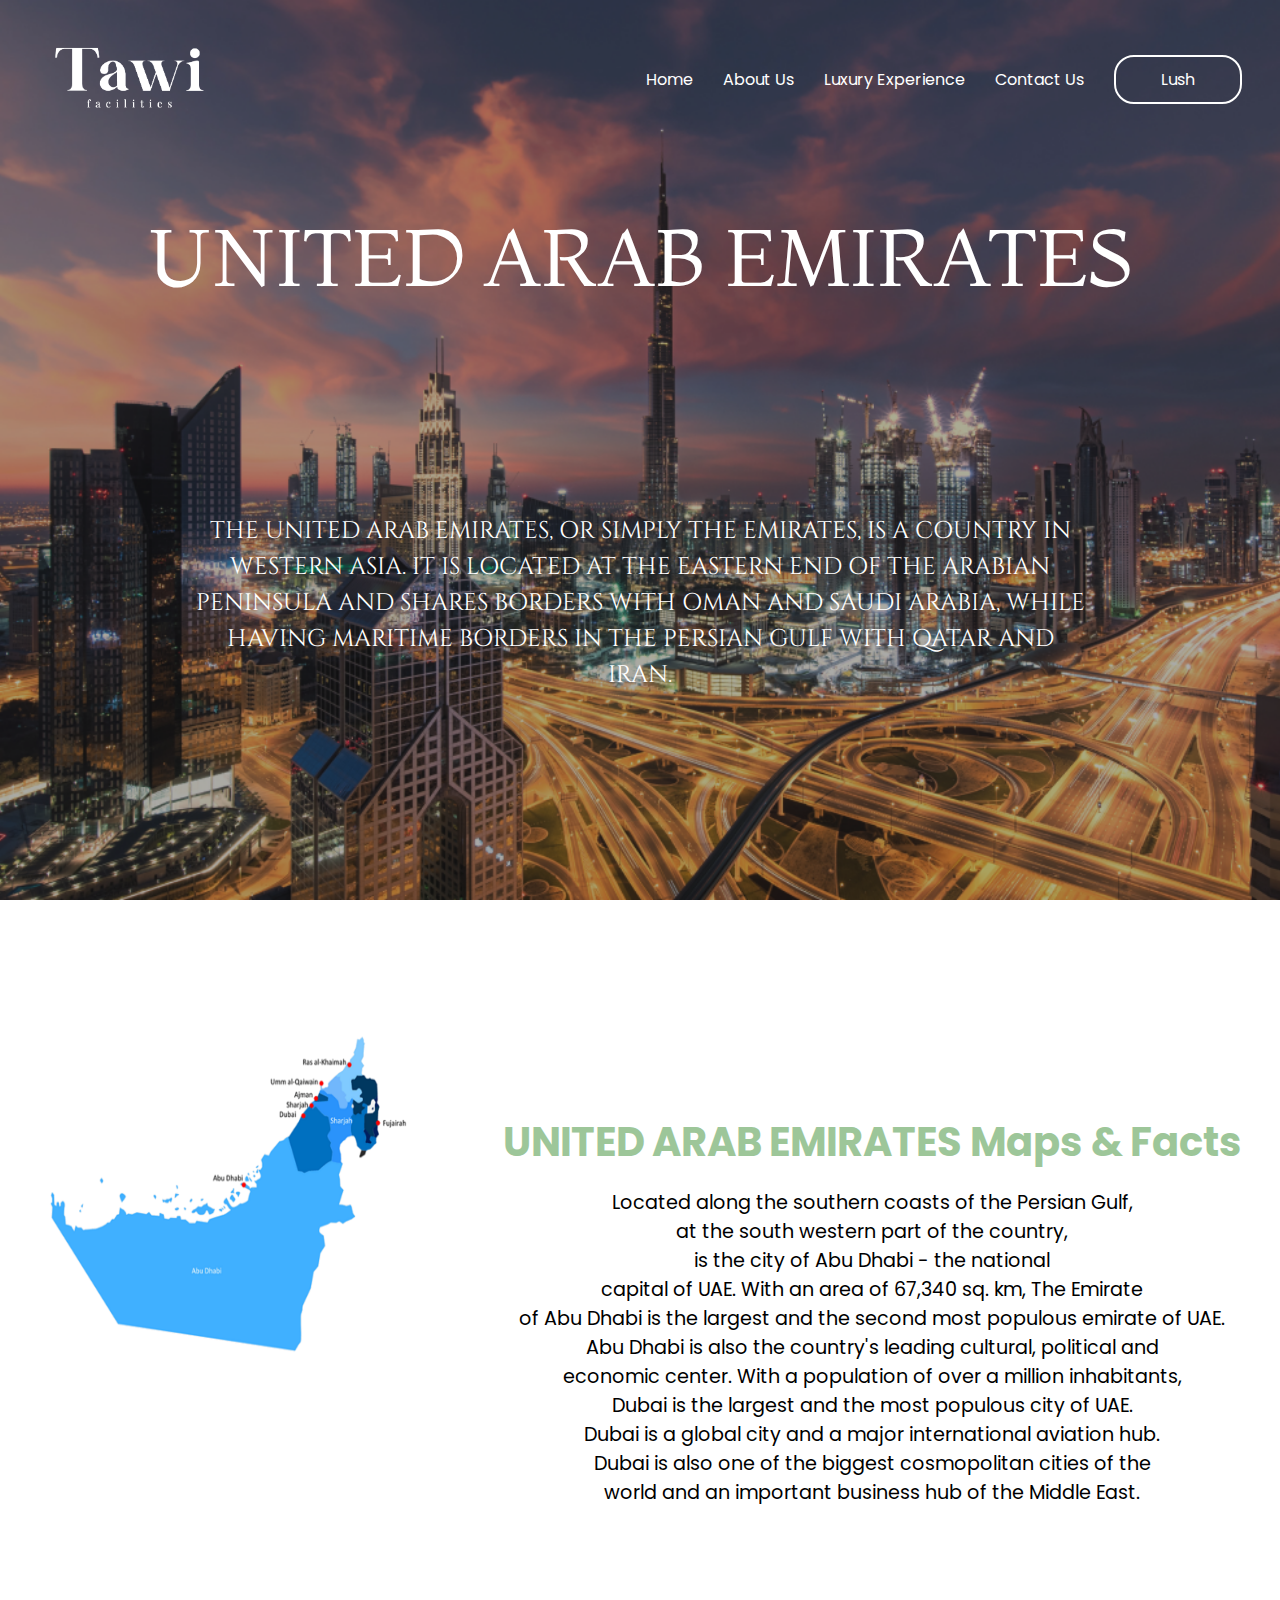
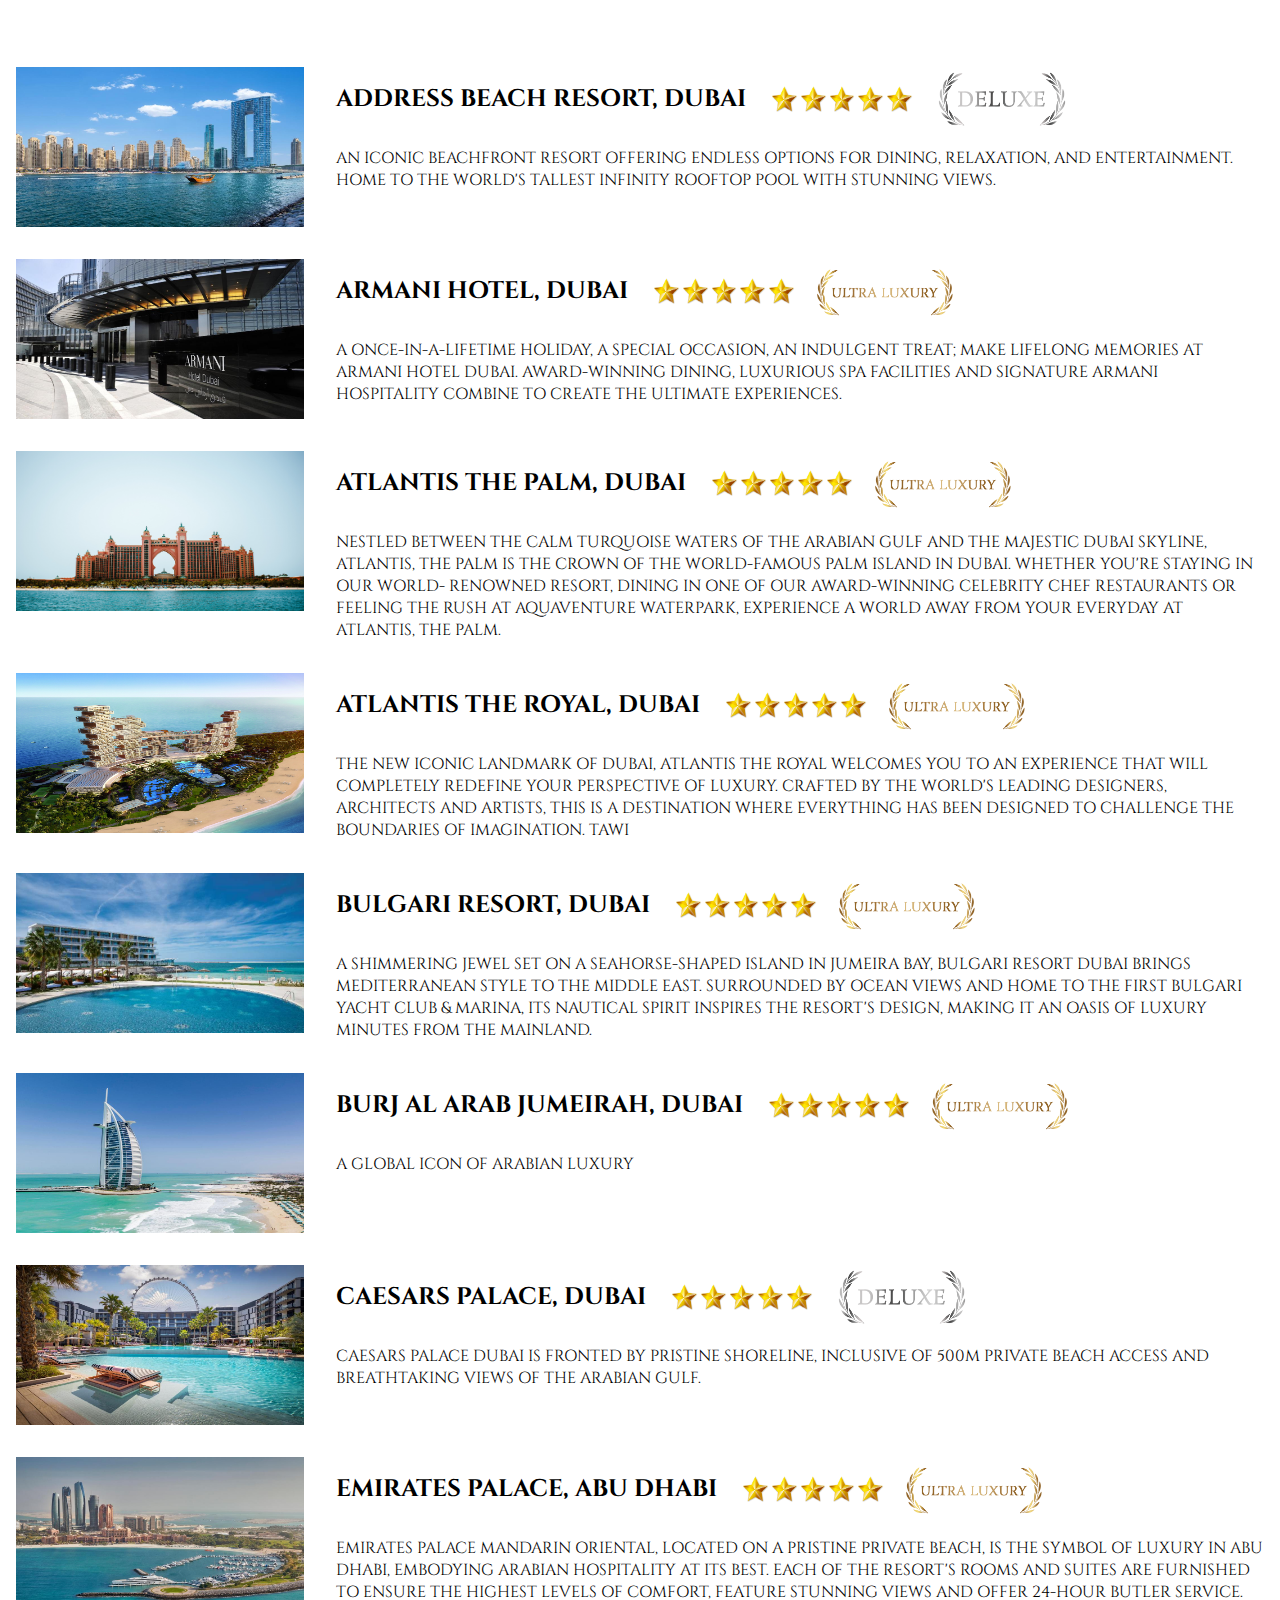
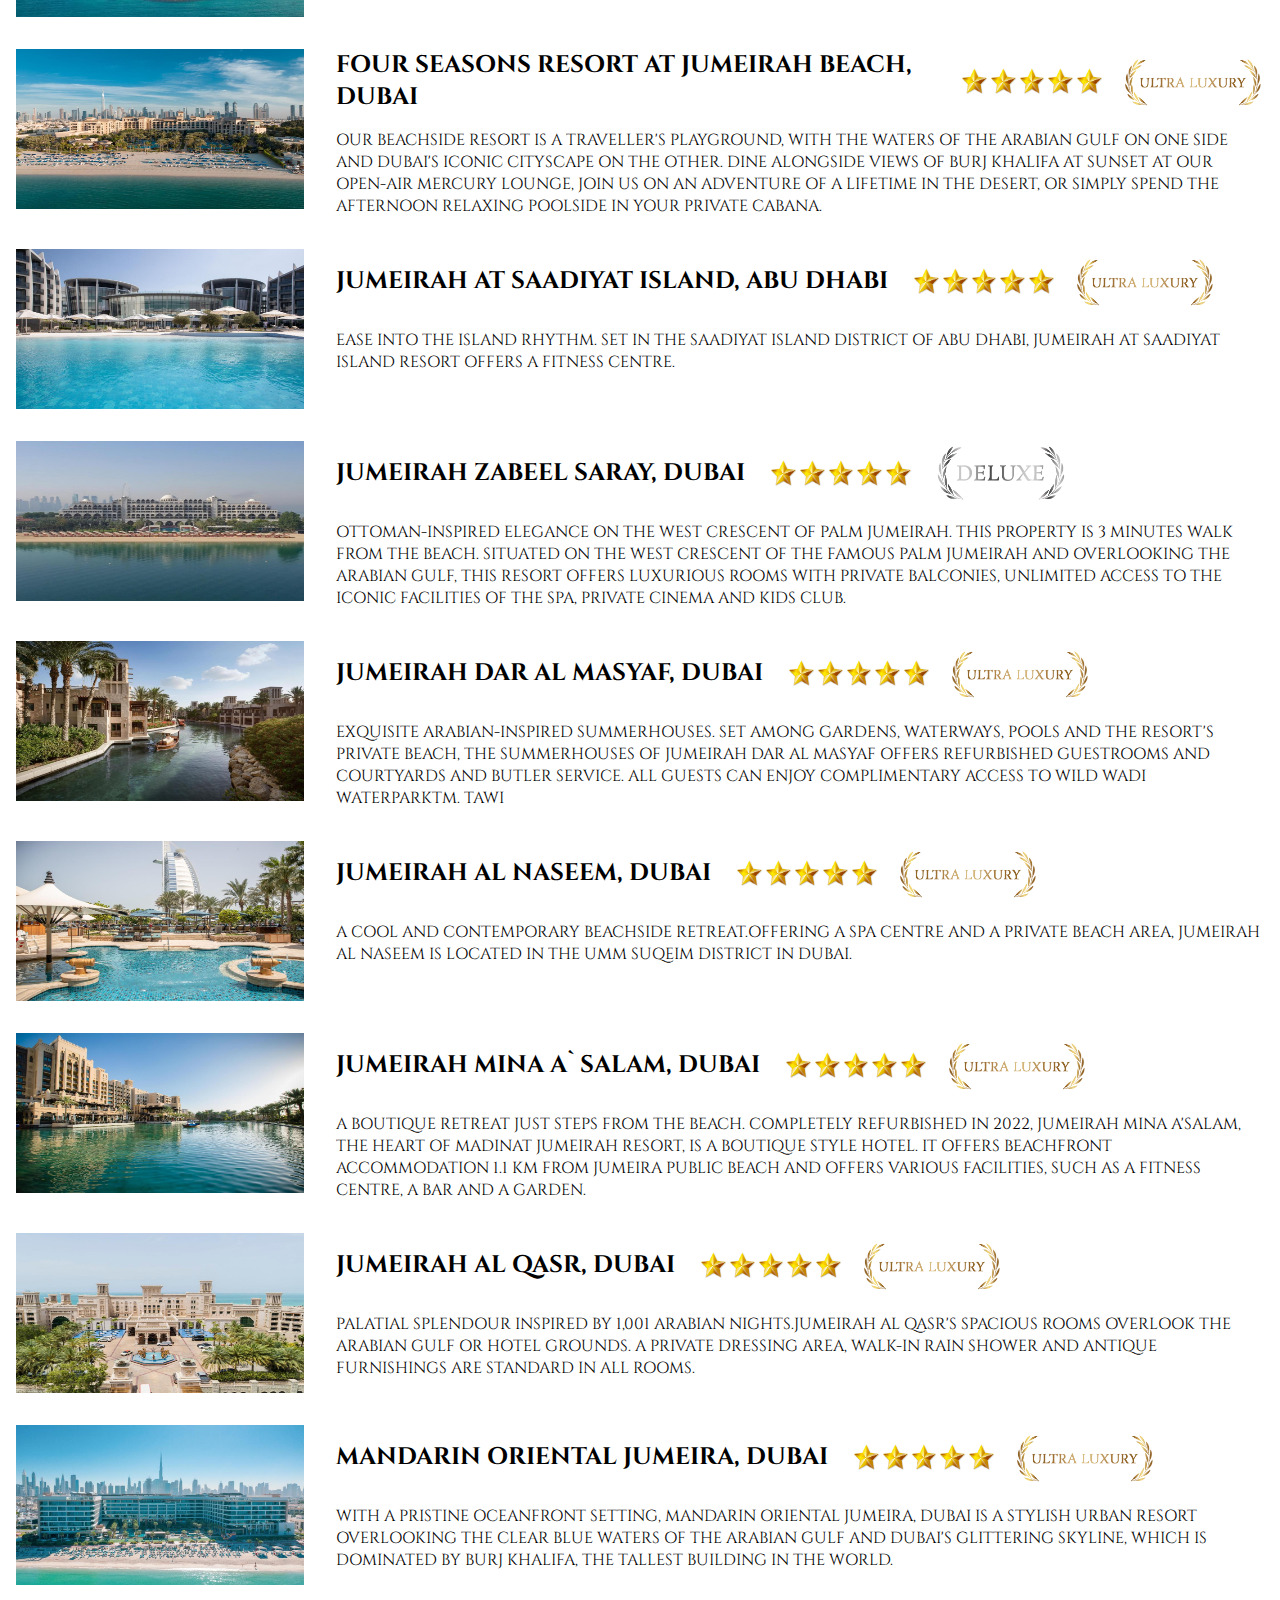
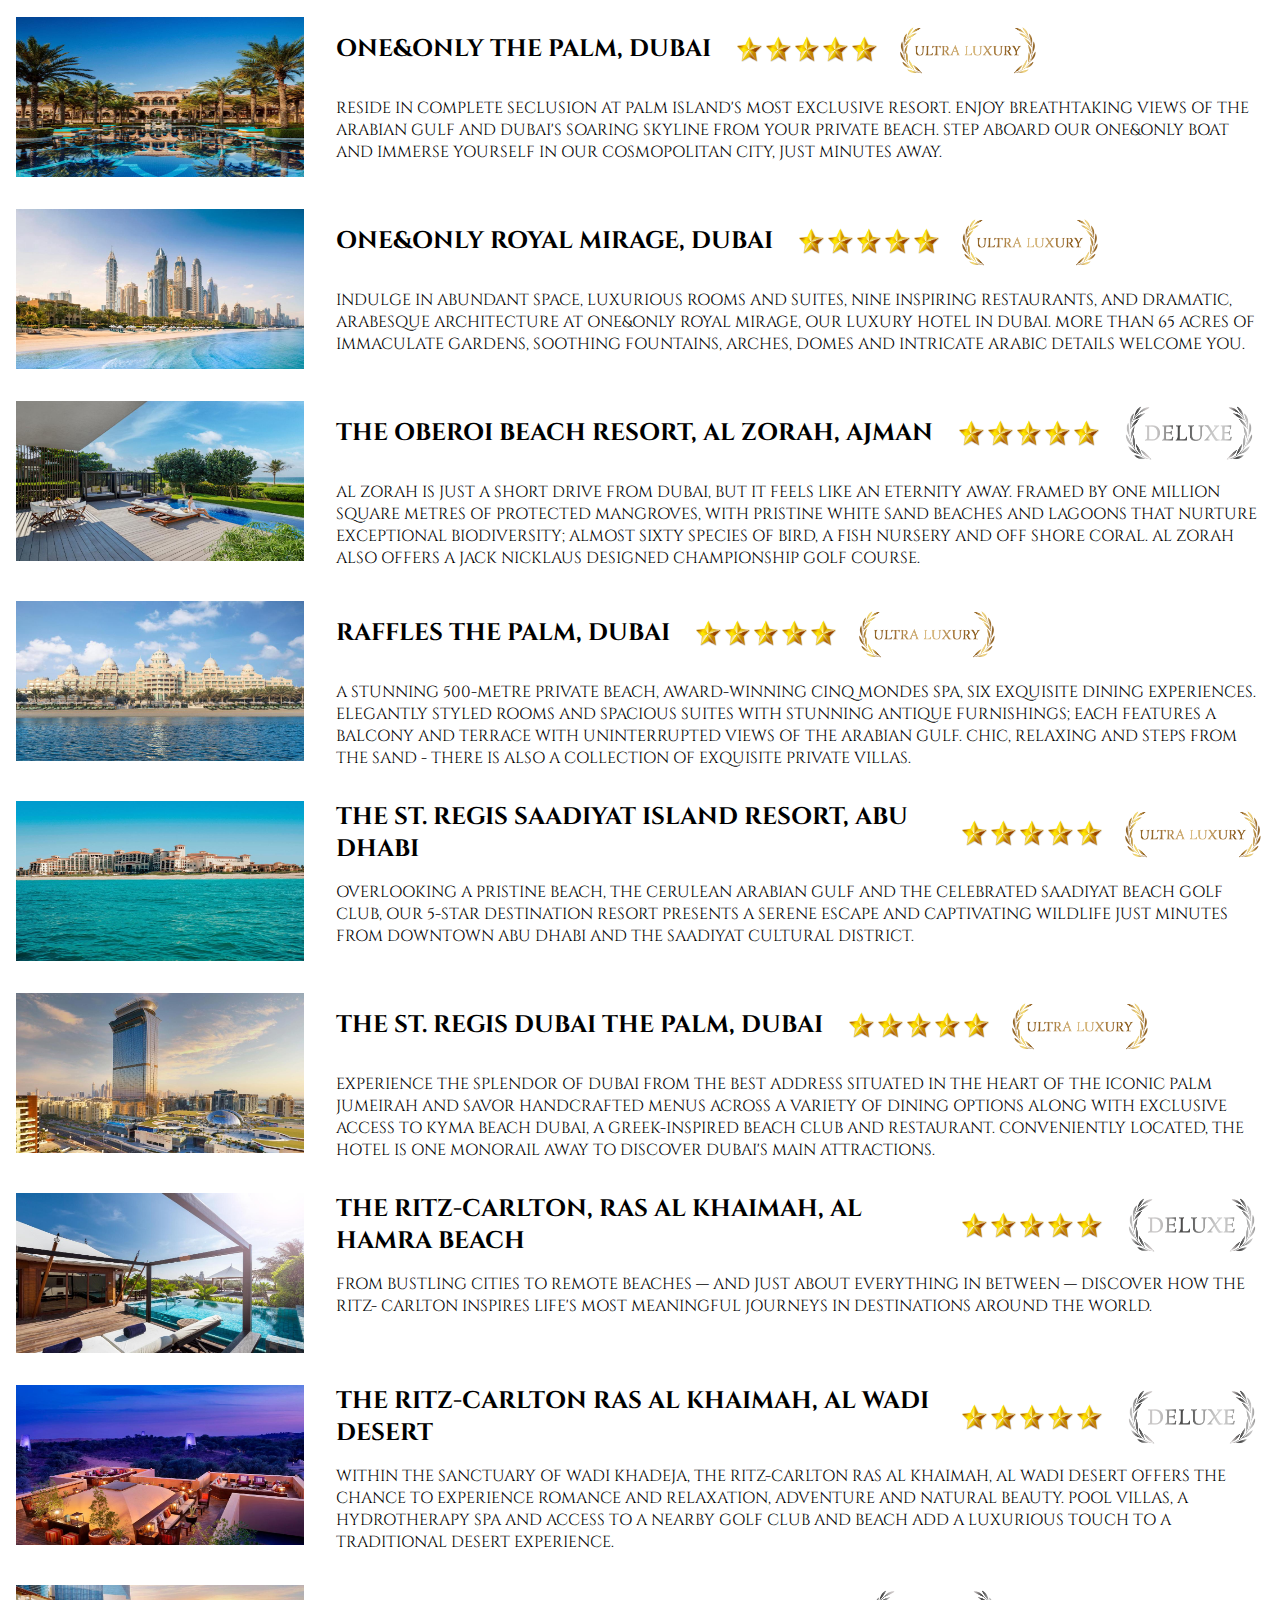
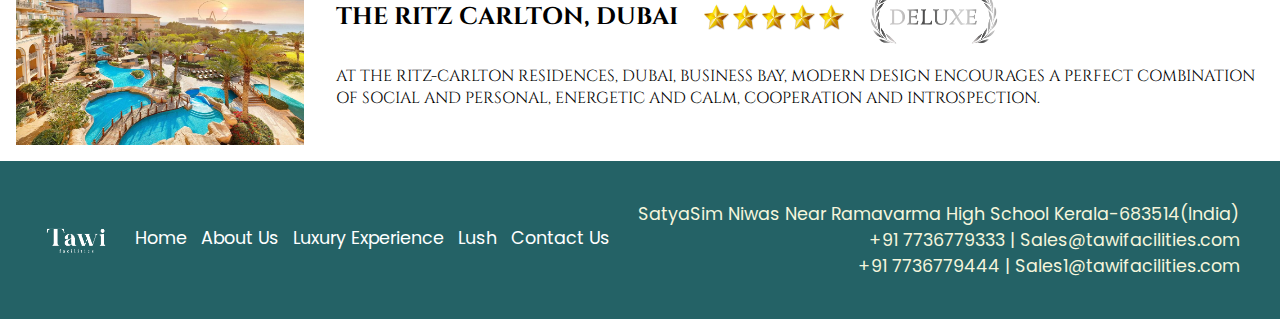
<file: pages/uae.html>
<!DOCTYPE html>
<html>
  <head>
    <title>Your Web Page</title>
    <link rel="stylesheet" type="text/css" href="../styles/uae.css" />
    <script src="https://code.jquery.com/jquery-3.6.0.min.js"></script>
    <script src="../script/script.js"></script>
  </head>
  <body>
    <div class="section1">
      <div class="section1-top">
        <div class="logo">
          <img src="../assets/images/logo.png" alt="logo" />
        </div>
        <div class="navigation">
          <div class="hamburger">
            <div class="line"></div>
            <div class="line"></div>
            <div class="line"></div>
          </div>
          <ul class="menu">
            <li><a href="http://www.tawifacilities.com/">Home</a></li>
            <li><a href="http://www.tawifacilities.com/about">About Us</a></li>
            <li>
              <a href="http://www.tawifacilities.com/luxury-experience"
                >Luxury Experience</a
              >
            </li>
            <li>
              <a href="http://www.tawifacilities.com/contact">Contact Us</a>
            </li>
            <li><a href="/index.html" class="hero-button">Lush</a></li>
          </ul>
        </div>
      </div>
      <div class="section1-bottom">
        <p class="title">UNITED ARAB EMIRATES</p>

        <p class="section2-top" style="text-transform: uppercase; color: #fff">
          The United Arab Emirates, or simply the Emirates, is a country in
          Western Asia. It is located at the eastern end of the Arabian
          Peninsula and shares borders with Oman and Saudi Arabia, while having
          maritime borders in the Persian Gulf with Qatar and Iran.
        </p>
      </div>
    </div>
    <div>
      <div class="section1-top"></div>
      <div class="section1-bottom" style="display: flex; flex-direction: row">
        <div class="image-container">
          <img src="../assets/images/UAE.png" alt="Description of the image" />
        </div>
        <div style="text-align: center; margin-left: 4rem">
          <h1 style="font-size: 2.5rem; padding: 1rem; color: #9dc699">
            UNITED ARAB EMIRATES Maps & Facts
          </h1>

          <p style="font-size: 1.2rem">
            Located along the southern coasts of the Persian Gulf,<br />
            at the south western part of the country,<br />
            is the city of Abu Dhabi - the national <br />
            capital of UAE. With an area of 67,340 sq. km, The Emirate <br />
            of Abu Dhabi is the largest and the second most populous emirate of
            UAE.<br />
            Abu Dhabi is also the country's leading cultural, political and
            <br />
            economic center. With a population of over a million inhabitants,<br />
            Dubai is the largest and the most populous city of UAE.<br />
            Dubai is a global city and a major international aviation hub.<br />
            Dubai is also one of the biggest cosmopolitan cities of the <br />
            world and an important business hub of the Middle East.
          </p>
        </div>
      </div>
    </div>
    <div class="section-new">
      <div class="section-new-row">
        <div class="section-new-image">
          <img
            src="../assets/images/Address Beach Resort, Dubai.jpg"
            alt="Description of the image"
          />
        </div>
        <div class="section-new-content">
          <div class="section-new-content-heading">
            <h2 style="margin-right: 1.5rem">Address Beach Resort, Dubai</h2>
            <img
              class="section-new-content-heading-star"
              src="../assets/images/pngwing.com.png"
            />
            <img
              class="section-new-content-heading-star"
              src="../assets/images/pngwing.com.png"
            />
            <img
              class="section-new-content-heading-star"
              src="../assets/images/pngwing.com.png"
            />
            <img
              class="section-new-content-heading-star"
              src="../assets/images/pngwing.com.png"
            />
            <img
              class="section-new-content-heading-star"
              src="../assets/images/pngwing.com.png"
            />
            <img
              src="../assets/images/DELUX.png"
              alt="Deluxe"
              class="badge-image"
            />
          </div>
          <p class="resort-content">
            An iconic beachfront resort offering endless options for dining,
            relaxation, and entertainment. Home to the world's tallest infinity
            rooftop pool with stunning views.
          </p>
        </div>
      </div>
      <div class="section-new-row">
        <div class="section-new-image">
          <img
            src="../assets/images/Armani Hotel, Dubai.jpg"
            alt="Description of the image"
          />
        </div>
        <div class="section-new-content">
          <div class="section-new-content-heading">
            <h2 style="margin-right: 1.5rem">Armani Hotel, Dubai</h2>
            <img
              class="section-new-content-heading-star"
              src="../assets/images/pngwing.com.png"
            />
            <img
              class="section-new-content-heading-star"
              src="../assets/images/pngwing.com.png"
            />
            <img
              class="section-new-content-heading-star"
              src="../assets/images/pngwing.com.png"
            />
            <img
              class="section-new-content-heading-star"
              src="../assets/images/pngwing.com.png"
            />
            <img
              class="section-new-content-heading-star"
              src="../assets/images/pngwing.com.png"
            />
            <img
              src="../assets/images/ULTRA LUXURY.png"
              alt="Ultra luxury"
              class="badge-image"
            />
          </div>
          <p class="resort-content">
            A once-in-a-lifetime holiday, a special occasion, an indulgent
            treat; make lifelong memories at Armani Hotel Dubai. Award-winning
            dining, luxurious spa facilities and signature Armani hospitality
            combine to create the ultimate experiences.
          </p>
        </div>
      </div>
      <div class="section-new-row">
        <div class="section-new-image">
          <img
            src="../assets/images/Atlantis The Palm, Dubai.jpg"
            alt="Description of the image"
          />
        </div>
        <div class="section-new-content">
          <div class="section-new-content-heading">
            <h2 style="margin-right: 1.5rem">Atlantis The Palm, Dubai</h2>
            <img
              class="section-new-content-heading-star"
              src="../assets/images/pngwing.com.png"
            />
            <img
              class="section-new-content-heading-star"
              src="../assets/images/pngwing.com.png"
            />
            <img
              class="section-new-content-heading-star"
              src="../assets/images/pngwing.com.png"
            />
            <img
              class="section-new-content-heading-star"
              src="../assets/images/pngwing.com.png"
            />
            <img
              class="section-new-content-heading-star"
              src="../assets/images/pngwing.com.png"
            />
            <img
              src="../assets/images/ULTRA LUXURY.png"
              alt="Ultra luxury"
              class="badge-image"
            />
          </div>
          <p class="resort-content">
            Nestled between the calm turquoise waters of the Arabian Gulf and
            the majestic Dubai skyline, Atlantis, The Palm is the crown of the
            world-famous Palm Island in Dubai. Whether you're staying in our
            world- renowned resort, dining in one of our award-winning celebrity
            chef restaurants or feeling the rush at Aquaventure Waterpark,
            experience a world away from your everyday at Atlantis, The Palm.
          </p>
        </div>
      </div>
    </div>
    <div class="section-new-row">
      <div class="section-new-image">
        <img
          src="../assets/images/Atlantis The Royal, Dubai.jpg"
          alt="Description of the image"
        />
      </div>
      <div class="section-new-content">
        <div class="section-new-content-heading">
          <h2 style="margin-right: 1.5rem">Atlantis The Royal, Dubai</h2>
          <img
            class="section-new-content-heading-star"
            src="../assets/images/pngwing.com.png"
          />
          <img
            class="section-new-content-heading-star"
            src="../assets/images/pngwing.com.png"
          />
          <img
            class="section-new-content-heading-star"
            src="../assets/images/pngwing.com.png"
          />
          <img
            class="section-new-content-heading-star"
            src="../assets/images/pngwing.com.png"
          />
          <img
            class="section-new-content-heading-star"
            src="../assets/images/pngwing.com.png"
          />
          <img
            src="../assets/images/ULTRA LUXURY.png"
            alt="Ultra luxury"
            class="badge-image"
          />
        </div>
        <p class="resort-content">
          The new iconic landmark of Dubai, Atlantis The Royal welcomes you to
          an experience that will completely redefine your perspective of
          luxury. Crafted by the world's leading designers, architects and
          artists, this is a destination where everything has been designed to
          challenge the boundaries of imagination. Tawi
        </p>
      </div>
    </div>
    <div class="section-new-row">
      <div class="section-new-image">
        <img
          src="../assets/images/Bulgari Resort, Dubai.jpg"
          alt="Description of the image"
        />
      </div>
      <div class="section-new-content">
        <div class="section-new-content-heading">
          <h2 style="margin-right: 1.5rem">Bulgari Resort, Dubai</h2>
          <img
            class="section-new-content-heading-star"
            src="../assets/images/pngwing.com.png"
          />
          <img
            class="section-new-content-heading-star"
            src="../assets/images/pngwing.com.png"
          />
          <img
            class="section-new-content-heading-star"
            src="../assets/images/pngwing.com.png"
          />
          <img
            class="section-new-content-heading-star"
            src="../assets/images/pngwing.com.png"
          />
          <img
            class="section-new-content-heading-star"
            src="../assets/images/pngwing.com.png"
          />
          <img
            src="../assets/images/ULTRA LUXURY.png"
            alt="Ultra luxury"
            class="badge-image"
          />
        </div>
        <p class="resort-content">
          A shimmering jewel set on a seahorse-shaped island in Jumeira Bay,
          Bulgari Resort Dubai brings Mediterranean style to the Middle East.
          Surrounded by ocean views and home to the first Bulgari Yacht Club &
          Marina, its nautical spirit inspires the Resort's design, making it an
          oasis of luxury minutes from the mainland.
        </p>
      </div>
    </div>
    <div class="section-new-row">
      <div class="section-new-image">
        <img
          src="../assets/images/Burj Al Arab Jumeirah, Dubai.jpg"
          alt="Description of the image"
        />
      </div>
      <div class="section-new-content">
        <div class="section-new-content-heading">
          <h2 style="margin-right: 1.5rem">Burj Al Arab Jumeirah, Dubai</h2>
          <img
            class="section-new-content-heading-star"
            src="../assets/images/pngwing.com.png"
          />
          <img
            class="section-new-content-heading-star"
            src="../assets/images/pngwing.com.png"
          />
          <img
            class="section-new-content-heading-star"
            src="../assets/images/pngwing.com.png"
          />
          <img
            class="section-new-content-heading-star"
            src="../assets/images/pngwing.com.png"
          />
          <img
            class="section-new-content-heading-star"
            src="../assets/images/pngwing.com.png"
          />
          <img
            src="../assets/images/ULTRA LUXURY.png"
            alt="Ultra luxury"
            class="badge-image"
          />
        </div>
        <p class="resort-content">A global icon of Arabian luxury</p>
      </div>
    </div>
    <div class="section-new-row">
      <div class="section-new-image">
        <img
          src="../assets/images/Caesars Palace, Dubai.jpg"
          alt="Description of the image"
        />
      </div>
      <div class="section-new-content">
        <div class="section-new-content-heading">
          <h2 style="margin-right: 1.5rem">Caesars Palace, Dubai</h2>
          <img
            class="section-new-content-heading-star"
            src="../assets/images/pngwing.com.png"
          />
          <img
            class="section-new-content-heading-star"
            src="../assets/images/pngwing.com.png"
          />
          <img
            class="section-new-content-heading-star"
            src="../assets/images/pngwing.com.png"
          />
          <img
            class="section-new-content-heading-star"
            src="../assets/images/pngwing.com.png"
          />
          <img
            class="section-new-content-heading-star"
            src="../assets/images/pngwing.com.png"
          />
          <img
            src="../assets/images/DELUX.png"
            alt="Deluxe"
            class="badge-image"
          />
        </div>
        <p class="resort-content">
          Caesars Palace Dubai is fronted by pristine shoreline, inclusive of
          500m private beach access and breathtaking views of the Arabian Gulf.
        </p>
      </div>
    </div>
    <div class="section-new-row">
      <div class="section-new-image">
        <img
          src="../assets/images/Emirates Palace, Abu Dhabi.jpg"
          alt="Description of the image"
        />
      </div>
      <div class="section-new-content">
        <div class="section-new-content-heading">
          <h2 style="margin-right: 1.5rem">Emirates Palace, Abu Dhabi</h2>
          <img
            class="section-new-content-heading-star"
            src="../assets/images/pngwing.com.png"
          />
          <img
            class="section-new-content-heading-star"
            src="../assets/images/pngwing.com.png"
          />
          <img
            class="section-new-content-heading-star"
            src="../assets/images/pngwing.com.png"
          />
          <img
            class="section-new-content-heading-star"
            src="../assets/images/pngwing.com.png"
          />
          <img
            class="section-new-content-heading-star"
            src="../assets/images/pngwing.com.png"
          />
          <img
            src="../assets/images/ULTRA LUXURY.png"
            alt="Ultra luxury"
            class="badge-image"
          />
        </div>
        <p class="resort-content">
          Emirates Palace Mandarin Oriental, located on a pristine private
          beach, is the symbol of luxury in Abu Dhabi, embodying Arabian
          hospitality at its best. Each of the resort's rooms and suites are
          furnished to ensure the highest levels of comfort, feature stunning
          views and offer 24-hour butler service.
        </p>
      </div>
    </div>
    <div class="section-new-row">
      <div class="section-new-image">
        <img
          src="../assets/images/Four Seasons Resort at Jumeirah Beach, Dubai.jpg"
          alt="Description of the image"
        />
      </div>
      <div class="section-new-content">
        <div class="section-new-content-heading">
          <h2 style="margin-right: 1.5rem">
            Four Seasons Resort at Jumeirah Beach, Dubai
          </h2>
          <img
            class="section-new-content-heading-star"
            src="../assets/images/pngwing.com.png"
          />
          <img
            class="section-new-content-heading-star"
            src="../assets/images/pngwing.com.png"
          />
          <img
            class="section-new-content-heading-star"
            src="../assets/images/pngwing.com.png"
          />
          <img
            class="section-new-content-heading-star"
            src="../assets/images/pngwing.com.png"
          />
          <img
            class="section-new-content-heading-star"
            src="../assets/images/pngwing.com.png"
          />
          <img
            src="../assets/images/ULTRA LUXURY.png"
            alt="Ultra luxury"
            class="badge-image"
          />
        </div>
        <p class="resort-content">
          Our beachside resort is a traveller's playground, with the waters of
          the Arabian Gulf on one side and Dubai's iconic cityscape on the
          other. Dine alongside views of Burj Khalifa at sunset at our open-air
          Mercury Lounge, join us on an adventure of a lifetime in the desert,
          or simply spend the afternoon relaxing poolside in your private
          cabana.
        </p>
      </div>
    </div>
    <div class="section-new-row">
      <div class="section-new-image">
        <img
          src="../assets/images/Jumeirah at Saadiyat Island, Abu Dhabi.jpg"
          alt="Description of the image"
        />
      </div>
      <div class="section-new-content">
        <div class="section-new-content-heading">
          <h2 style="margin-right: 1.5rem">
            Jumeirah at Saadiyat Island, Abu Dhabi
          </h2>
          <img
            class="section-new-content-heading-star"
            src="../assets/images/pngwing.com.png"
          />
          <img
            class="section-new-content-heading-star"
            src="../assets/images/pngwing.com.png"
          />
          <img
            class="section-new-content-heading-star"
            src="../assets/images/pngwing.com.png"
          />
          <img
            class="section-new-content-heading-star"
            src="../assets/images/pngwing.com.png"
          />
          <img
            class="section-new-content-heading-star"
            src="../assets/images/pngwing.com.png"
          />
          <img
            src="../assets/images/ULTRA LUXURY.png"
            alt="Ultra luxury"
            class="badge-image"
          />
        </div>
        <p class="resort-content">
          Ease into the island rhythm. Set in the Saadiyat Island district of
          Abu Dhabi, Jumeirah at Saadiyat Island Resort offers a fitness centre.
        </p>
      </div>
    </div>
    <div class="section-new-row">
      <div class="section-new-image">
        <img
          src="../assets/images/Jumeirah Zabeel Saray, Dubai.jpg"
          alt="Description of the image"
        />
      </div>
      <div class="section-new-content">
        <div class="section-new-content-heading">
          <h2 style="margin-right: 1.5rem">Jumeirah Zabeel Saray, Dubai</h2>
          <img
            class="section-new-content-heading-star"
            src="../assets/images/pngwing.com.png"
          />
          <img
            class="section-new-content-heading-star"
            src="../assets/images/pngwing.com.png"
          />
          <img
            class="section-new-content-heading-star"
            src="../assets/images/pngwing.com.png"
          />
          <img
            class="section-new-content-heading-star"
            src="../assets/images/pngwing.com.png"
          />
          <img
            class="section-new-content-heading-star"
            src="../assets/images/pngwing.com.png"
          />
          <img
            src="../assets/images/DELUX.png"
            alt="Deluxe"
            class="badge-image"
          />
        </div>
        <p class="resort-content">
          Ottoman-inspired elegance on the West Crescent of Palm Jumeirah. This
          property is 3 minutes walk from the beach. Situated on the West
          Crescent of the famous Palm Jumeirah and overlooking the Arabian Gulf,
          this resort offers luxurious rooms with private balconies, unlimited
          access to the iconic facilities of the Spa, private cinema and Kids
          Club.
        </p>
      </div>
    </div>
    <div class="section-new-row">
      <div class="section-new-image">
        <img
          src="../assets/images/Jumeirah Dar Al Masyaf, Dubai.jpg"
          alt="Description of the image"
        />
      </div>
      <div class="section-new-content">
        <div class="section-new-content-heading">
          <h2 style="margin-right: 1.5rem">Jumeirah Dar Al Masyaf, Dubai</h2>
          <img
            class="section-new-content-heading-star"
            src="../assets/images/pngwing.com.png"
          />
          <img
            class="section-new-content-heading-star"
            src="../assets/images/pngwing.com.png"
          />
          <img
            class="section-new-content-heading-star"
            src="../assets/images/pngwing.com.png"
          />
          <img
            class="section-new-content-heading-star"
            src="../assets/images/pngwing.com.png"
          />
          <img
            class="section-new-content-heading-star"
            src="../assets/images/pngwing.com.png"
          />
          <img
            src="../assets/images/ULTRA LUXURY.png"
            alt="Ultra luxury"
            class="badge-image"
          />
        </div>
        <p class="resort-content">
          Exquisite Arabian-inspired summerhouses. Set among gardens, waterways,
          pools and the resort's private beach, the summerhouses of Jumeirah Dar
          Al Masyaf offers refurbished guestrooms and courtyards and butler
          service. All guests can enjoy complimentary access to Wild Wadi
          WaterparkTM. Tawi
        </p>
      </div>
    </div>
    <div class="section-new-row">
      <div class="section-new-image">
        <img
          src="../assets/images/Jumeirah Al Naseem, Dubai.jpg"
          alt="Description of the image"
        />
      </div>
      <div class="section-new-content">
        <div class="section-new-content-heading">
          <h2 style="margin-right: 1.5rem">Jumeirah Al Naseem, Dubai</h2>
          <img
            class="section-new-content-heading-star"
            src="../assets/images/pngwing.com.png"
          />
          <img
            class="section-new-content-heading-star"
            src="../assets/images/pngwing.com.png"
          />
          <img
            class="section-new-content-heading-star"
            src="../assets/images/pngwing.com.png"
          />
          <img
            class="section-new-content-heading-star"
            src="../assets/images/pngwing.com.png"
          />
          <img
            class="section-new-content-heading-star"
            src="../assets/images/pngwing.com.png"
          />
          <img
            src="../assets/images/ULTRA LUXURY.png"
            alt="Ultra luxury"
            class="badge-image"
          />
        </div>
        <p class="resort-content">
          A cool and contemporary beachside retreat.Offering a spa centre and a
          private beach area, Jumeirah Al Naseem is located in the Umm Suqeim
          district in Dubai.
        </p>
      </div>
    </div>
    <div class="section-new-row">
      <div class="section-new-image">
        <img
          src="../assets/images/Jumeirah Mina A`Salam, Dubai.jpg"
          alt="Description of the image"
        />
      </div>
      <div class="section-new-content">
        <div class="section-new-content-heading">
          <h2 style="margin-right: 1.5rem">Jumeirah Mina A`Salam, Dubai</h2>
          <img
            class="section-new-content-heading-star"
            src="../assets/images/pngwing.com.png"
          />
          <img
            class="section-new-content-heading-star"
            src="../assets/images/pngwing.com.png"
          />
          <img
            class="section-new-content-heading-star"
            src="../assets/images/pngwing.com.png"
          />
          <img
            class="section-new-content-heading-star"
            src="../assets/images/pngwing.com.png"
          />
          <img
            class="section-new-content-heading-star"
            src="../assets/images/pngwing.com.png"
          />
          <img
            src="../assets/images/ULTRA LUXURY.png"
            alt="Ultra luxury"
            class="badge-image"
          />
        </div>
        <p class="resort-content">
          A boutique retreat just steps from the beach. Completely refurbished
          in 2022, Jumeirah Mina A'Salam, the heart of Madinat Jumeirah Resort,
          is a boutique style hotel. It offers beachfront accommodation 1.1 km
          from Jumeira Public Beach and offers various facilities, such as a
          fitness centre, a bar and a garden.
        </p>
      </div>
    </div>
    <div class="section-new-row">
      <div class="section-new-image">
        <img
          src="../assets/images/Jumeirah Al Qasr, Dubai.jpg"
          alt="Description of the image"
        />
      </div>
      <div class="section-new-content">
        <div class="section-new-content-heading">
          <h2 style="margin-right: 1.5rem">Jumeirah Al Qasr, Dubai</h2>
          <img
            class="section-new-content-heading-star"
            src="../assets/images/pngwing.com.png"
          />
          <img
            class="section-new-content-heading-star"
            src="../assets/images/pngwing.com.png"
          />
          <img
            class="section-new-content-heading-star"
            src="../assets/images/pngwing.com.png"
          />
          <img
            class="section-new-content-heading-star"
            src="../assets/images/pngwing.com.png"
          />
          <img
            class="section-new-content-heading-star"
            src="../assets/images/pngwing.com.png"
          />
          <img
            src="../assets/images/ULTRA LUXURY.png"
            alt="Ultra luxury"
            class="badge-image"
          />
        </div>
        <p class="resort-content">
          Palatial splendour inspired by 1,001 Arabian Nights.Jumeirah Al Qasr's
          spacious rooms overlook the Arabian Gulf or hotel grounds. A private
          dressing area, walk-in rain shower and antique furnishings are
          standard in all rooms.
        </p>
      </div>
    </div>
    <div class="section-new-row">
      <div class="section-new-image">
        <img
          src="../assets/images/Mandarin Oriental Jumeira, Dubai.jpg"
          alt="Description of the image"
        />
      </div>
      <div class="section-new-content">
        <div class="section-new-content-heading">
          <h2 style="margin-right: 1.5rem">Mandarin Oriental Jumeira, Dubai</h2>
          <img
            class="section-new-content-heading-star"
            src="../assets/images/pngwing.com.png"
          />
          <img
            class="section-new-content-heading-star"
            src="../assets/images/pngwing.com.png"
          />
          <img
            class="section-new-content-heading-star"
            src="../assets/images/pngwing.com.png"
          />
          <img
            class="section-new-content-heading-star"
            src="../assets/images/pngwing.com.png"
          />
          <img
            class="section-new-content-heading-star"
            src="../assets/images/pngwing.com.png"
          />
          <img
            src="../assets/images/ULTRA LUXURY.png"
            alt="Ultra luxury"
            class="badge-image"
          />
        </div>
        <p class="resort-content">
          With a pristine oceanfront setting, Mandarin Oriental Jumeira, Dubai
          is a stylish urban resort overlooking the clear blue waters of the
          Arabian Gulf and Dubai's glittering skyline, which is dominated by
          Burj Khalifa, the tallest building in the world.
        </p>
      </div>
    </div>
    <div class="section-new-row">
      <div class="section-new-image">
        <img
          src="../assets/images/One&Only The Palm, Dubai.jpg"
          alt="Description of the image"
        />
      </div>
      <div class="section-new-content">
        <div class="section-new-content-heading">
          <h2 style="margin-right: 1.5rem">One&Only The Palm, Dubai</h2>
          <img
            class="section-new-content-heading-star"
            src="../assets/images/pngwing.com.png"
          />
          <img
            class="section-new-content-heading-star"
            src="../assets/images/pngwing.com.png"
          />
          <img
            class="section-new-content-heading-star"
            src="../assets/images/pngwing.com.png"
          />
          <img
            class="section-new-content-heading-star"
            src="../assets/images/pngwing.com.png"
          />
          <img
            class="section-new-content-heading-star"
            src="../assets/images/pngwing.com.png"
          />
          <img
            src="../assets/images/ULTRA LUXURY.png"
            alt="Ultra luxury"
            class="badge-image"
          />
        </div>
        <p class="resort-content">
          Reside in complete seclusion at Palm Island's most exclusive resort.
          Enjoy breathtaking views of the Arabian Gulf and Dubai's soaring
          skyline from your private beach. Step aboard our One&Only boat and
          immerse yourself in our cosmopolitan city, just minutes away.
        </p>
      </div>
    </div>
    <div class="section-new-row">
      <div class="section-new-image">
        <img
          src="../assets/images/One&Only Royal Mirage, Dubai.jpg"
          alt="Description of the image"
        />
      </div>
      <div class="section-new-content">
        <div class="section-new-content-heading">
          <h2 style="margin-right: 1.5rem">One&Only Royal Mirage, Dubai</h2>
          <img
            class="section-new-content-heading-star"
            src="../assets/images/pngwing.com.png"
          />
          <img
            class="section-new-content-heading-star"
            src="../assets/images/pngwing.com.png"
          />
          <img
            class="section-new-content-heading-star"
            src="../assets/images/pngwing.com.png"
          />
          <img
            class="section-new-content-heading-star"
            src="../assets/images/pngwing.com.png"
          />
          <img
            class="section-new-content-heading-star"
            src="../assets/images/pngwing.com.png"
          />
          <img
            src="../assets/images/ULTRA LUXURY.png"
            alt="Ultra luxury"
            class="badge-image"
          />
        </div>
        <p class="resort-content">
          Indulge in abundant space, luxurious rooms and suites, nine inspiring
          restaurants, and dramatic, Arabesque architecture at One&Only Royal
          Mirage, our luxury hotel in Dubai. More than 65 acres of immaculate
          gardens, soothing fountains, arches, domes and intricate Arabic
          details welcome you.
        </p>
      </div>
    </div>
    <div class="section-new-row">
      <div class="section-new-image">
        <img
          src="../assets/images/The Oberoi Beach Resort, Al Zorah, Ajman.jpg"
          alt="Description of the image"
        />
      </div>
      <div class="section-new-content">
        <div class="section-new-content-heading">
          <h2 style="margin-right: 1.5rem">
            The Oberoi Beach Resort, Al Zorah, Ajman
          </h2>
          <img
            class="section-new-content-heading-star"
            src="../assets/images/pngwing.com.png"
          />
          <img
            class="section-new-content-heading-star"
            src="../assets/images/pngwing.com.png"
          />
          <img
            class="section-new-content-heading-star"
            src="../assets/images/pngwing.com.png"
          />
          <img
            class="section-new-content-heading-star"
            src="../assets/images/pngwing.com.png"
          />
          <img
            class="section-new-content-heading-star"
            src="../assets/images/pngwing.com.png"
          />
          <img
            src="../assets/images/DELUX.png"
            alt="Deluxe"
            class="badge-image"
          />
        </div>
        <p class="resort-content">
          Al Zorah is just a short drive from Dubai, but it feels like an
          eternity away. Framed by one million square metres of protected
          mangroves, with pristine white sand beaches and lagoons that nurture
          exceptional biodiversity; almost sixty species of bird, a fish nursery
          and off shore coral. Al Zorah also offers a Jack Nicklaus designed
          championship golf course.
        </p>
      </div>
    </div>
    <div class="section-new-row">
      <div class="section-new-image">
        <img
          src="../assets/images/Raffles The Palm, Dubai.jpg"
          alt="Description of the image"
        />
      </div>
      <div class="section-new-content">
        <div class="section-new-content-heading">
          <h2 style="margin-right: 1.5rem">Raffles The Palm, Dubai</h2>
          <img
            class="section-new-content-heading-star"
            src="../assets/images/pngwing.com.png"
          />
          <img
            class="section-new-content-heading-star"
            src="../assets/images/pngwing.com.png"
          />
          <img
            class="section-new-content-heading-star"
            src="../assets/images/pngwing.com.png"
          />
          <img
            class="section-new-content-heading-star"
            src="../assets/images/pngwing.com.png"
          />
          <img
            class="section-new-content-heading-star"
            src="../assets/images/pngwing.com.png"
          />
          <img
            src="../assets/images/ULTRA LUXURY.png"
            alt="Ultra luxury"
            class="badge-image"
          />
        </div>
        <p class="resort-content">
          A stunning 500-metre private beach, award-winning Cinq Mondes Spa, six
          exquisite dining experiences. Elegantly styled rooms and spacious
          suites with stunning antique furnishings; each features a balcony and
          terrace with uninterrupted views of the Arabian Gulf. Chic, relaxing
          and steps from the sand - there is also a collection of exquisite
          private villas.
        </p>
      </div>
    </div>
    <div class="section-new-row">
      <div class="section-new-image">
        <img
          src="../assets/images/The St. Regis Saadiyat Island Resort, Abu Dhabi.jpg"
          alt="Description of the image"
        />
      </div>
      <div class="section-new-content">
        <div class="section-new-content-heading">
          <h2 style="margin-right: 1.5rem">
            The St. Regis Saadiyat Island Resort, Abu Dhabi
          </h2>
          <img
            class="section-new-content-heading-star"
            src="../assets/images/pngwing.com.png"
          />
          <img
            class="section-new-content-heading-star"
            src="../assets/images/pngwing.com.png"
          />
          <img
            class="section-new-content-heading-star"
            src="../assets/images/pngwing.com.png"
          />
          <img
            class="section-new-content-heading-star"
            src="../assets/images/pngwing.com.png"
          />
          <img
            class="section-new-content-heading-star"
            src="../assets/images/pngwing.com.png"
          />
          <img
            src="../assets/images/ULTRA LUXURY.png"
            alt="Ultra luxury"
            class="badge-image"
          />
        </div>
        <p class="resort-content">
          Overlooking a pristine beach, the cerulean Arabian Gulf and the
          celebrated Saadiyat Beach Golf Club, our 5-star destination resort
          presents a serene escape and captivating wildlife just minutes from
          downtown Abu Dhabi and the Saadiyat Cultural District.
        </p>
      </div>
    </div>
    <div class="section-new-row">
      <div class="section-new-image">
        <img
          src="../assets/images/The St. Regis Dubai The Palm, Dubai.jpg"
          alt="Description of the image"
        />
      </div>
      <div class="section-new-content">
        <div class="section-new-content-heading">
          <h2 style="margin-right: 1.5rem">
            The St. Regis Dubai The Palm, Dubai
          </h2>
          <img
            class="section-new-content-heading-star"
            src="../assets/images/pngwing.com.png"
          />
          <img
            class="section-new-content-heading-star"
            src="../assets/images/pngwing.com.png"
          />
          <img
            class="section-new-content-heading-star"
            src="../assets/images/pngwing.com.png"
          />
          <img
            class="section-new-content-heading-star"
            src="../assets/images/pngwing.com.png"
          />
          <img
            class="section-new-content-heading-star"
            src="../assets/images/pngwing.com.png"
          />
          <img
            src="../assets/images/ULTRA LUXURY.png"
            alt="Ultra luxury"
            class="badge-image"
          />
        </div>
        <p class="resort-content">
          Experience the splendor of Dubai from the Best Address situated in the
          heart of the iconic Palm Jumeirah and savor handcrafted menus across a
          variety of dining options along with exclusive access to Kyma Beach
          Dubai, a Greek-inspired beach club and restaurant. Conveniently
          located, the hotel is one monorail away to discover Dubai's main
          attractions.
        </p>
      </div>
    </div>
    <div class="section-new-row">
      <div class="section-new-image">
        <img
          src="../assets/images/The Ritz-Carlton, Ras Al Khaimah, Al Hamra Beach.jpg"
          alt="Description of the image"
        />
      </div>
      <div class="section-new-content">
        <div class="section-new-content-heading">
          <h2 style="margin-right: 1.5rem">
            The Ritz-Carlton, Ras Al Khaimah, Al Hamra Beach
          </h2>
          <img
            class="section-new-content-heading-star"
            src="../assets/images/pngwing.com.png"
          />
          <img
            class="section-new-content-heading-star"
            src="../assets/images/pngwing.com.png"
          />
          <img
            class="section-new-content-heading-star"
            src="../assets/images/pngwing.com.png"
          />
          <img
            class="section-new-content-heading-star"
            src="../assets/images/pngwing.com.png"
          />
          <img
            class="section-new-content-heading-star"
            src="../assets/images/pngwing.com.png"
          />
          <img
            src="../assets/images/DELUX.png"
            alt="Deluxe"
            class="badge-image"
          />
        </div>
        <p class="resort-content">
          From bustling cities to remote beaches — and just about everything in
          between — discover how The Ritz- Carlton inspires life's most
          meaningful journeys in destinations around the world.
        </p>
      </div>
    </div>
    <div class="section-new-row">
      <div class="section-new-image">
        <img
          src="../assets/images/The Ritz-Carlton Ras Al Khaimah, Al Wadi Desert.jpg"
          alt="Description of the image"
        />
      </div>
      <div class="section-new-content">
        <div class="section-new-content-heading">
          <h2 style="margin-right: 1.5rem">
            The Ritz-Carlton Ras Al Khaimah, Al Wadi Desert
          </h2>
          <img
            class="section-new-content-heading-star"
            src="../assets/images/pngwing.com.png"
          />
          <img
            class="section-new-content-heading-star"
            src="../assets/images/pngwing.com.png"
          />
          <img
            class="section-new-content-heading-star"
            src="../assets/images/pngwing.com.png"
          />
          <img
            class="section-new-content-heading-star"
            src="../assets/images/pngwing.com.png"
          />
          <img
            class="section-new-content-heading-star"
            src="../assets/images/pngwing.com.png"
          />
          <img
            src="../assets/images/DELUX.png"
            alt="Deluxe"
            class="badge-image"
          />
        </div>
        <p class="resort-content">
          Within the sanctuary of Wadi Khadeja, The Ritz-Carlton Ras Al Khaimah,
          Al Wadi Desert offers the chance to experience romance and relaxation,
          adventure and natural beauty. Pool villas, a hydrotherapy spa and
          access to a nearby golf club and beach add a luxurious touch to a
          traditional desert experience.
        </p>
      </div>
    </div>
    <div class="section-new-row">
      <div class="section-new-image">
        <img
          src="../assets/images/The Ritz Carlton, Dubai.jpg"
          alt="Description of the image"
        />
      </div>
      <div class="section-new-content">
        <div class="section-new-content-heading">
          <h2 style="margin-right: 1.5rem">The Ritz Carlton, Dubai</h2>
          <img
            class="section-new-content-heading-star"
            src="../assets/images/pngwing.com.png"
          />
          <img
            class="section-new-content-heading-star"
            src="/assets/images/pngwing.com.png"
          />
          <img
            class="section-new-content-heading-star"
            src="../assets/images/pngwing.com.png"
          />
          <img
            class="section-new-content-heading-star"
            src="../assets/images/pngwing.com.png"
          />
          <img
            class="section-new-content-heading-star"
            src="../assets/images/pngwing.com.png"
          />
          <img
            src="../assets/images/DELUX.png"
            alt="Deluxe"
            class="badge-image"
          />
        </div>
        <p class="resort-content">
          At The Ritz-Carlton Residences, Dubai, Business Bay, modern design
          encourages a perfect combination of social and personal, energetic and
          calm, cooperation and introspection.
        </p>
      </div>
    </div>

   

    <footer>
      <div class="footer-left">
        <div class="logo">
          <img
            src="../assets/images/logo.png"
            alt="logo"
            style="margin-top: 5px"
          />
        </div>
        <div class="navigation">
          <ul class="menu">
            <li><a href="http://www.tawifacilities.com/">Home</a></li>
            <li><a href="http://www.tawifacilities.com/about">About Us</a></li>
            <li>
              <a href="http://www.tawifacilities.com/luxury-experience"
                >Luxury Experience</a
              >
            </li>
            <li><a href="/index.html">Lush</a></li>
            <li>
              <a href="http://www.tawifacilities.com/contact">Contact Us</a>
            </li>
          </ul>
        </div>
      </div>
      <div class="footer-right">
        <p>SatyaSim Niwas Near Ramavarma High School Kerala-683514(India)</p>
        <p>
          +91 7736779333 | Sales@tawifacilities.com <br />
          +91 7736779444 | Sales1@tawifacilities.com
        </p>
      </div>
    </footer>
  </body>
</html>
</file>
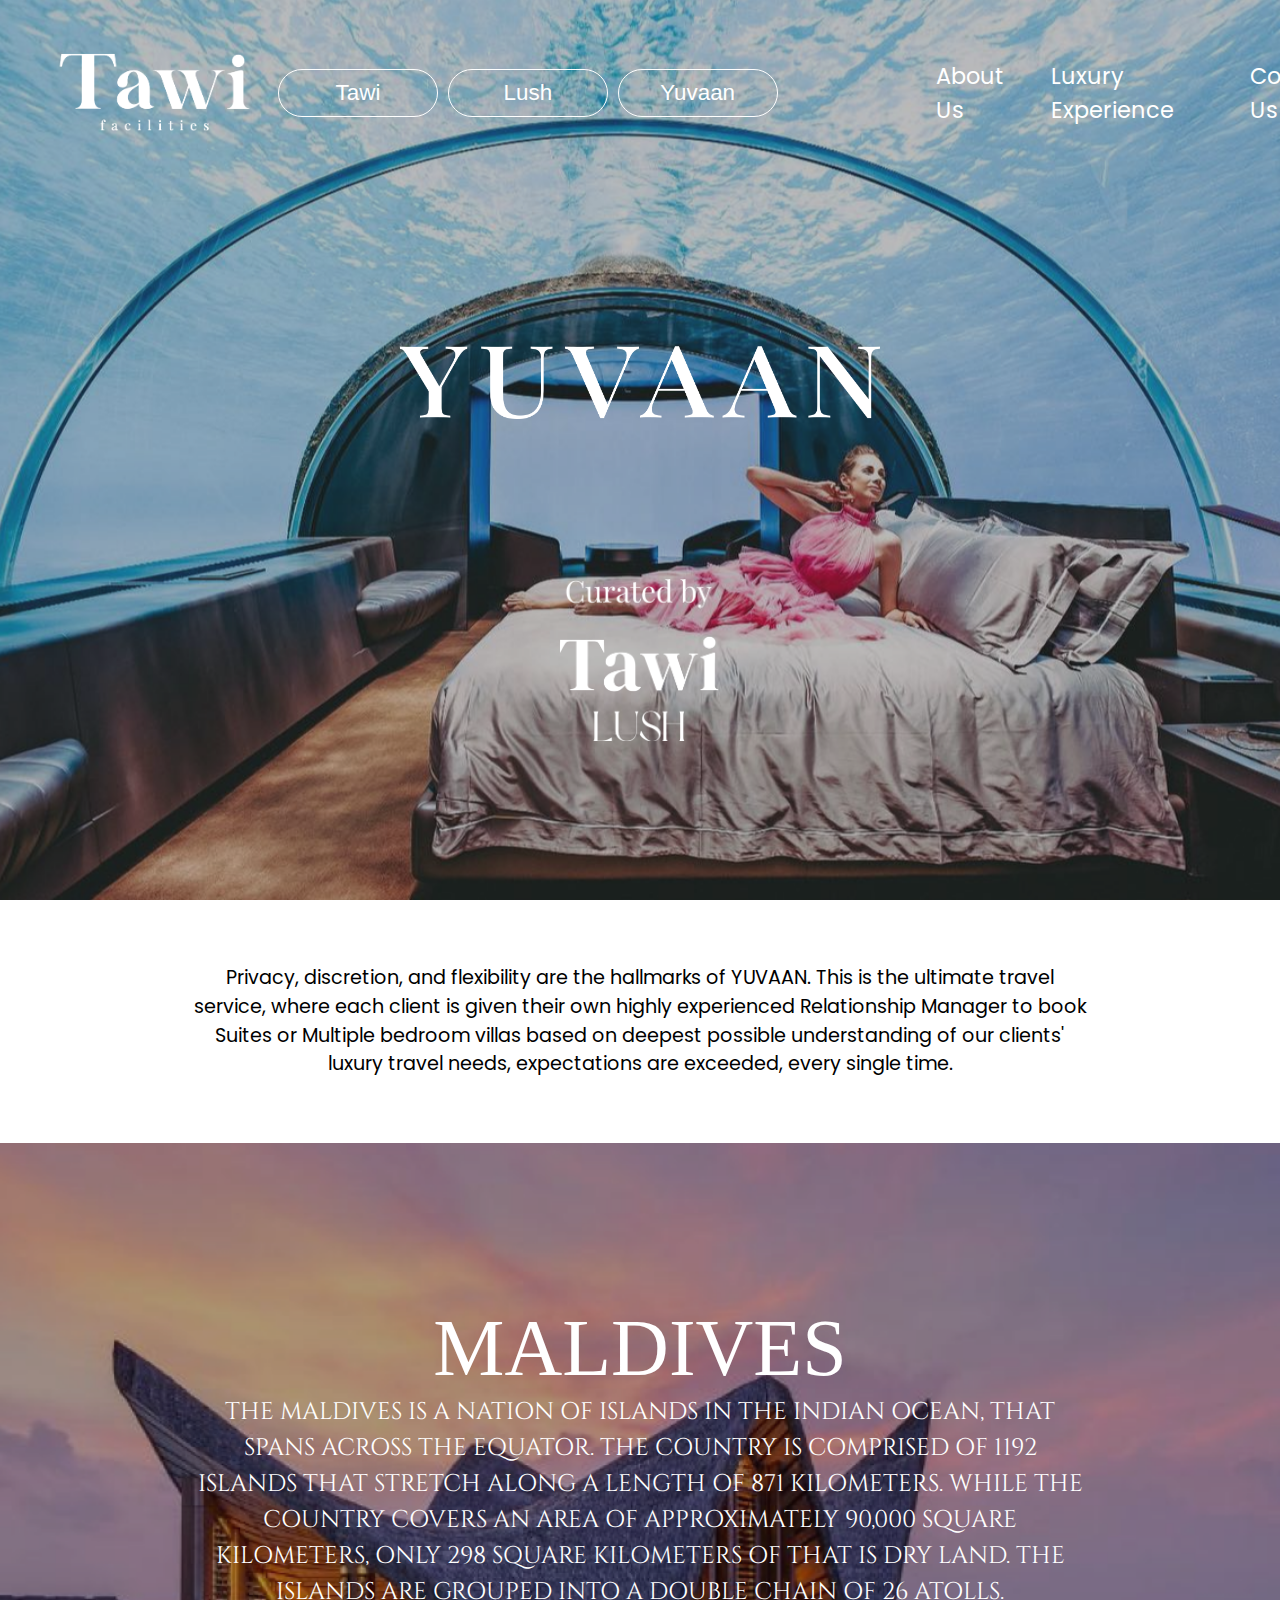
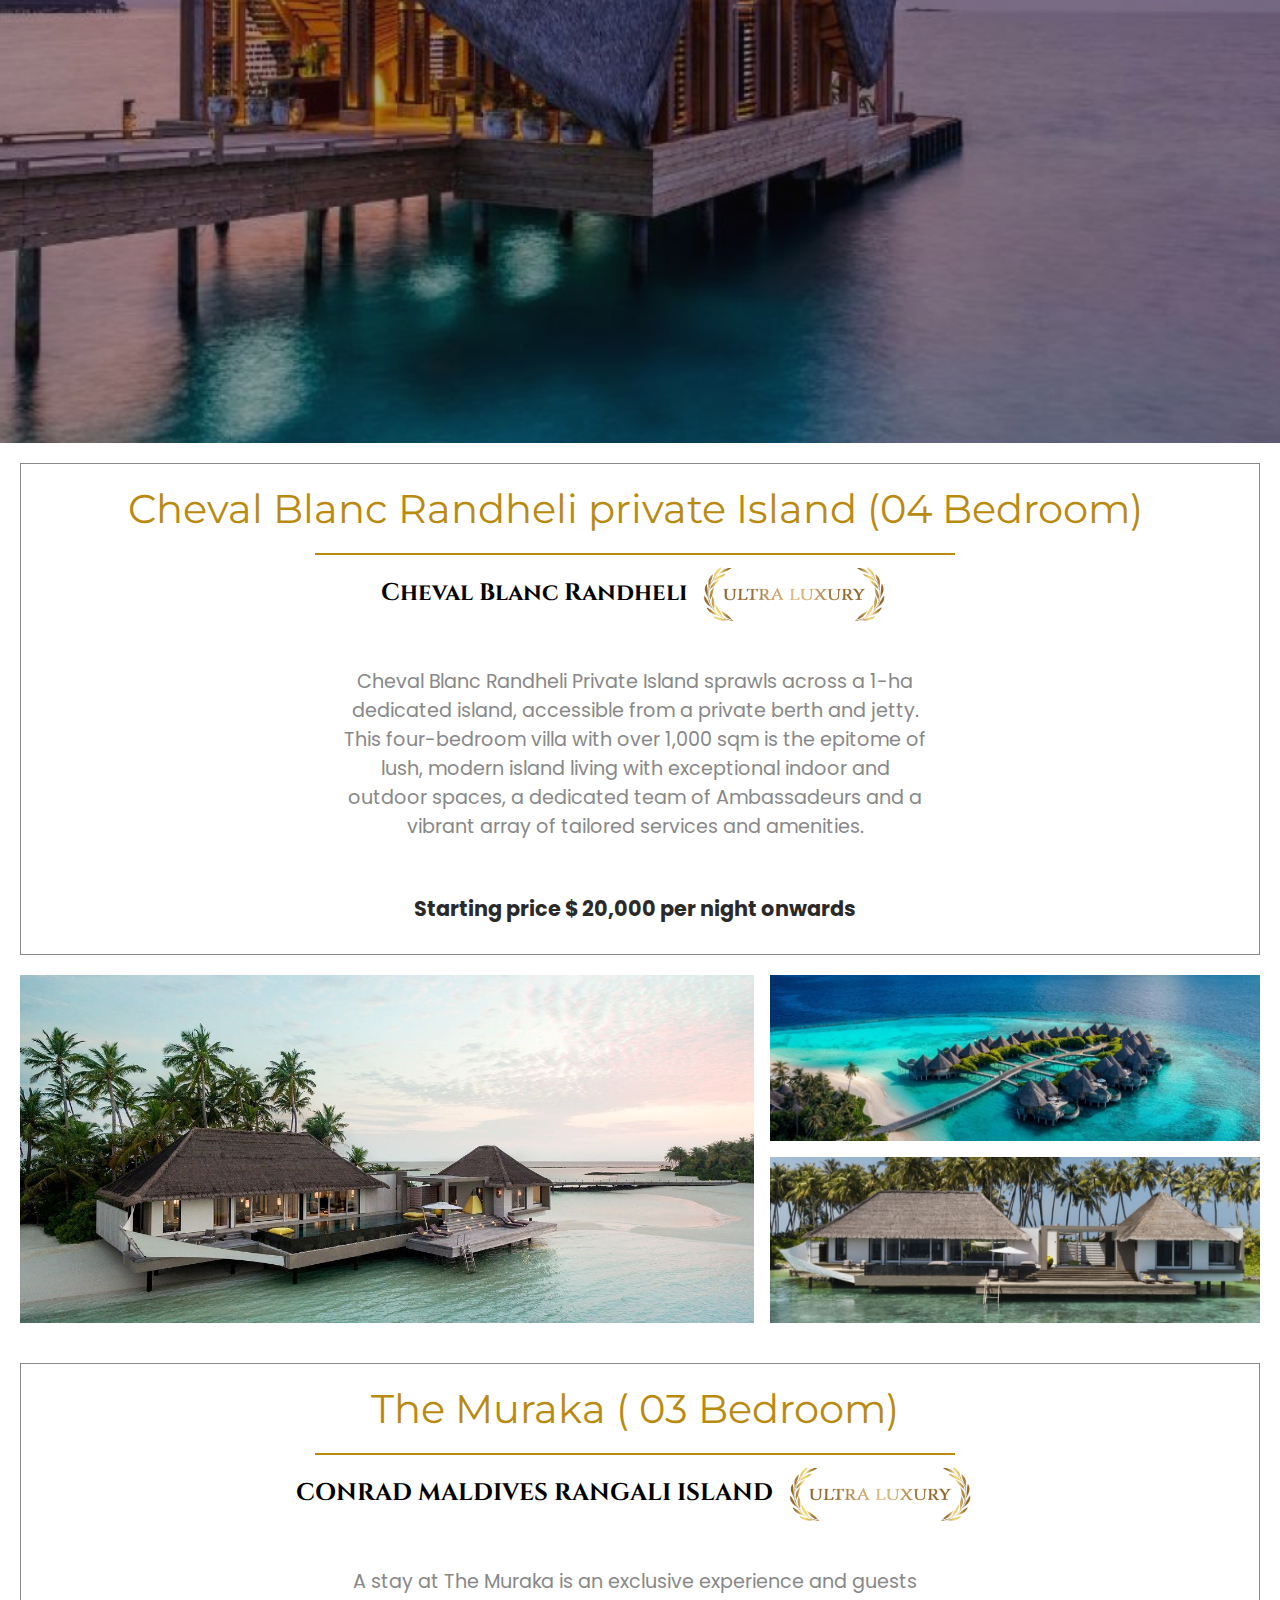
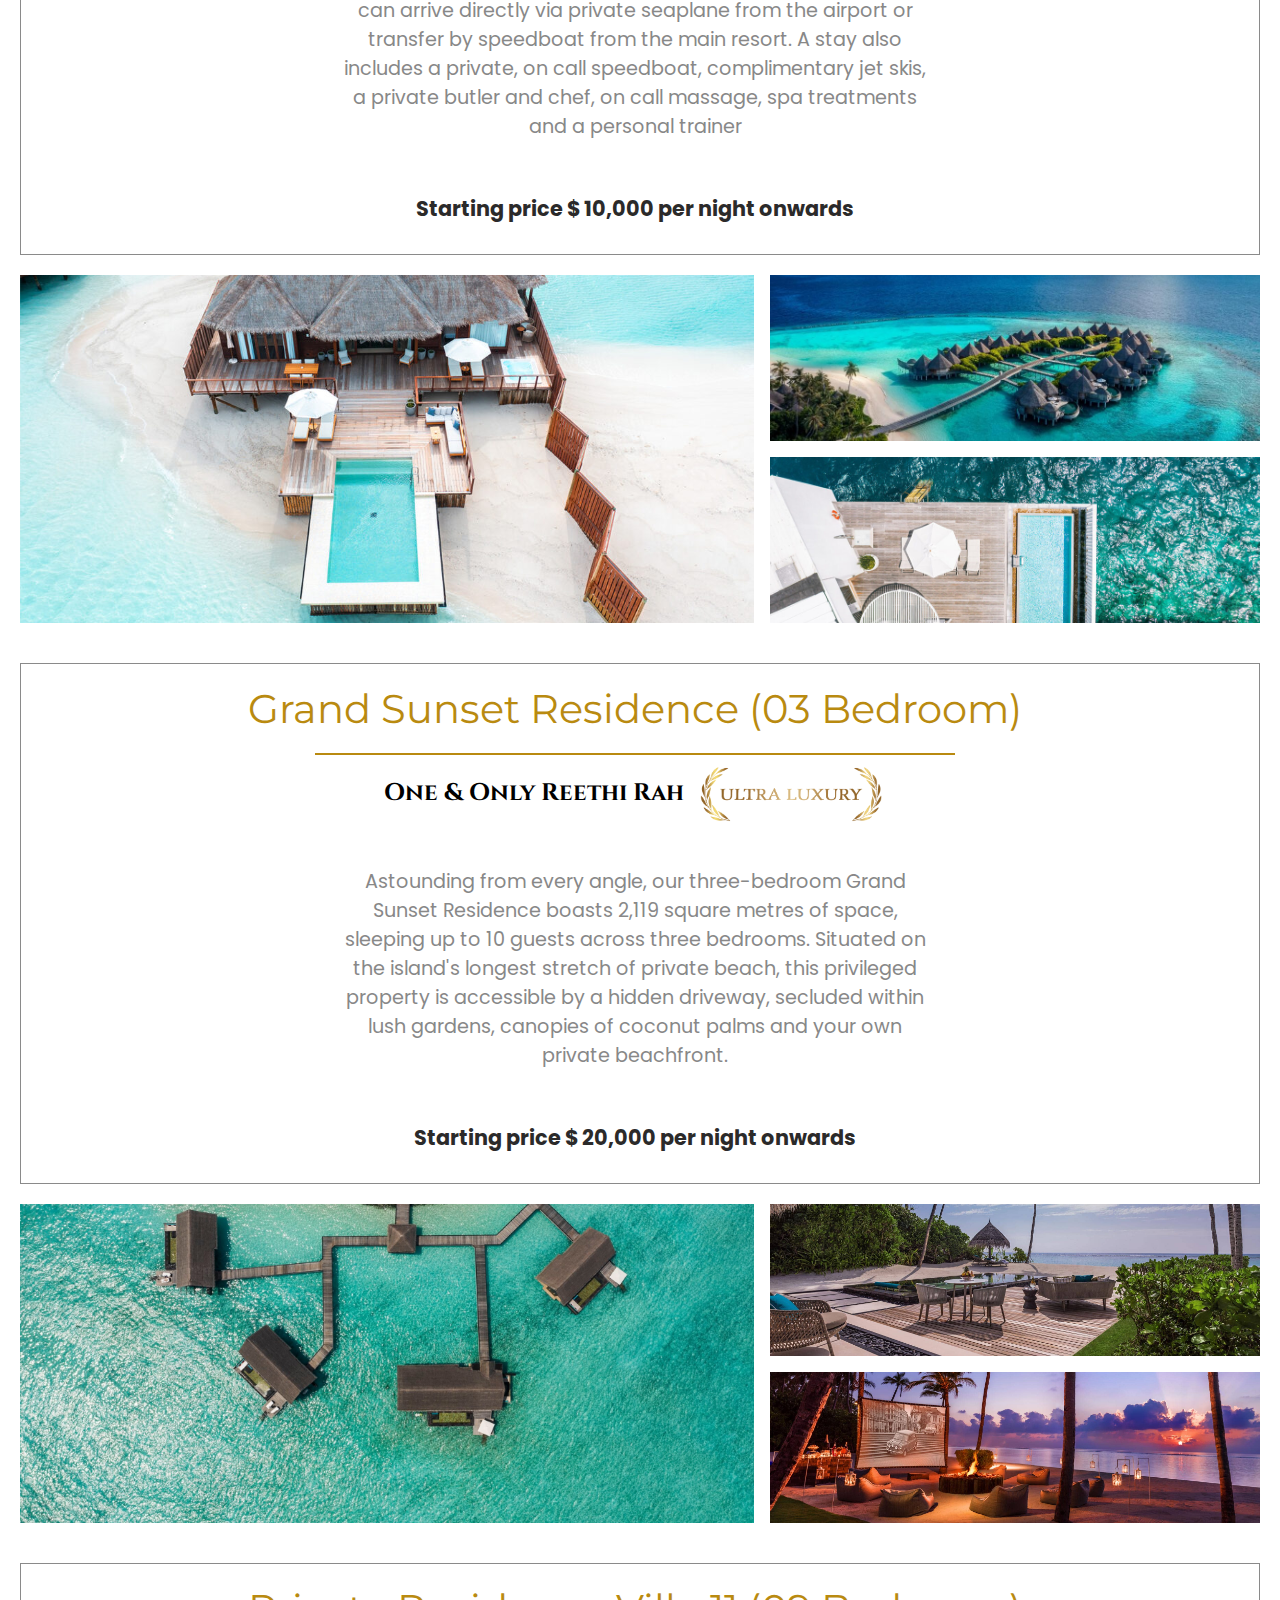
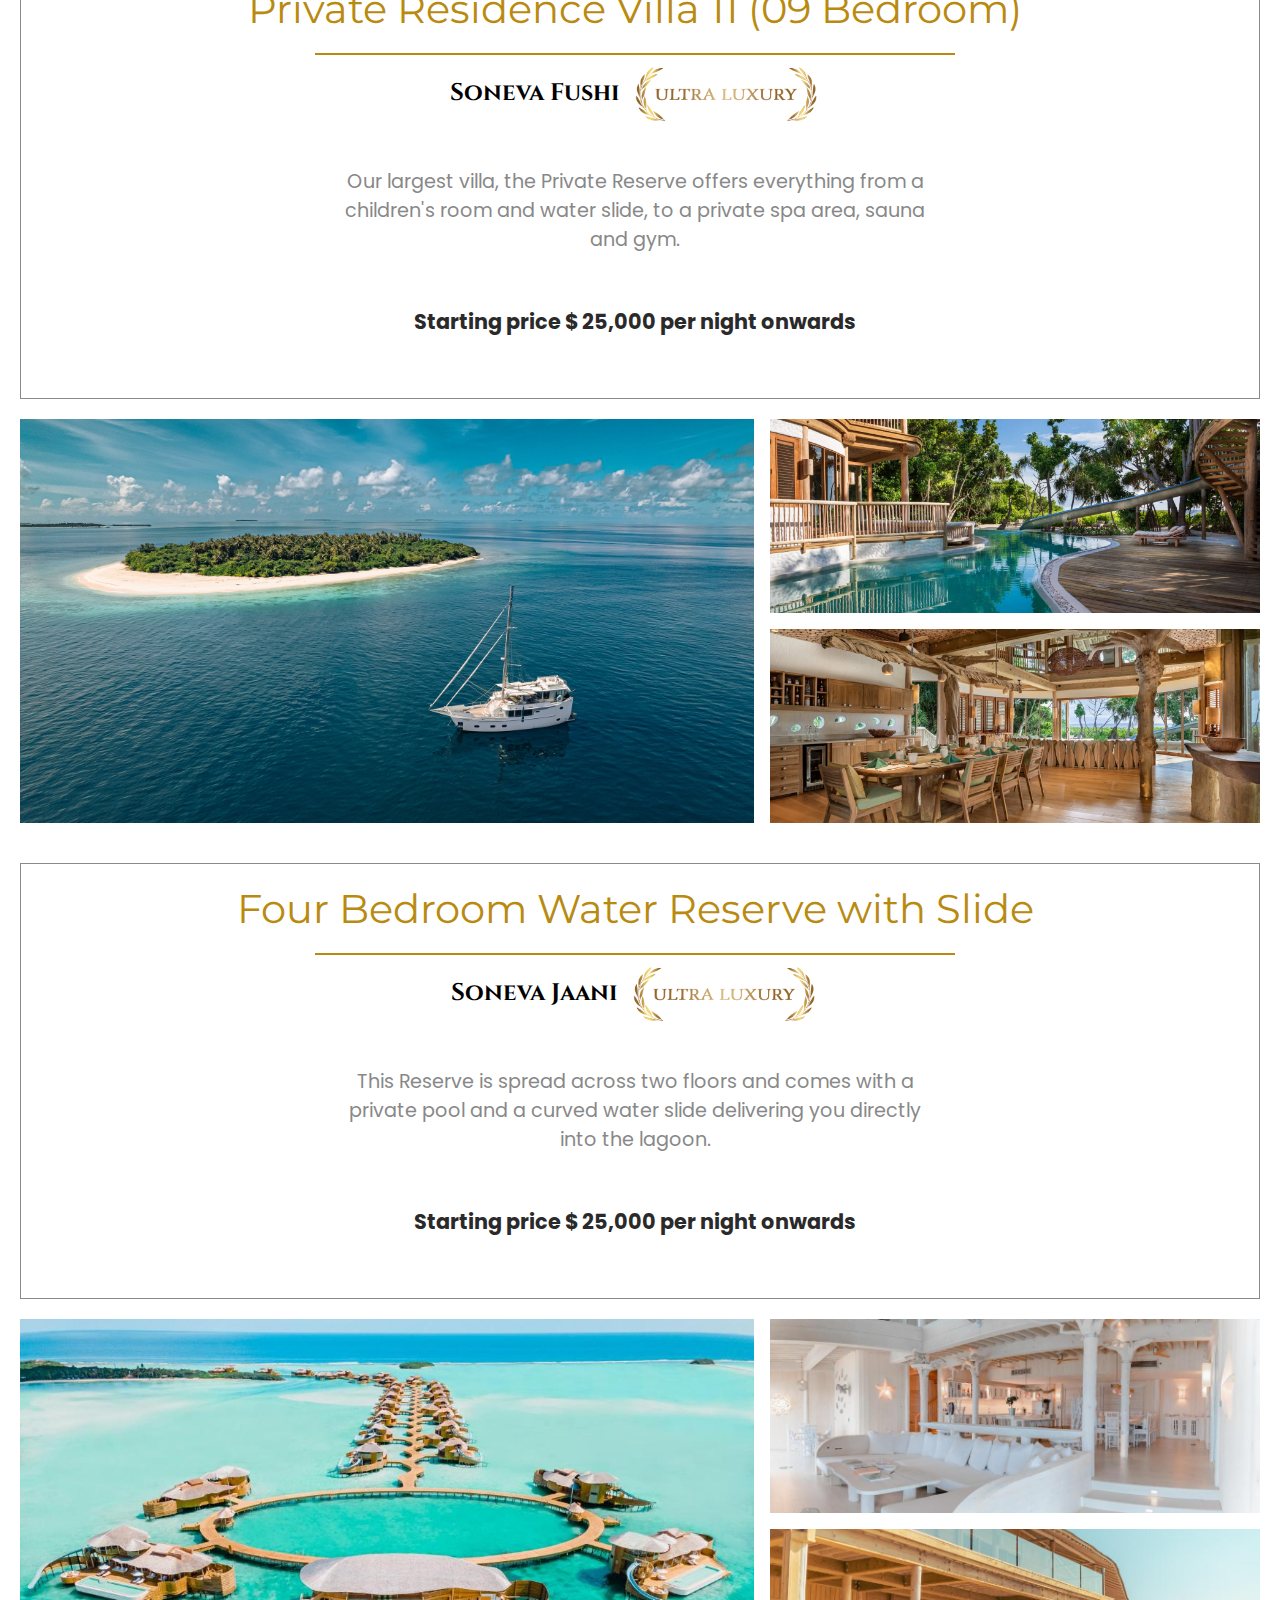
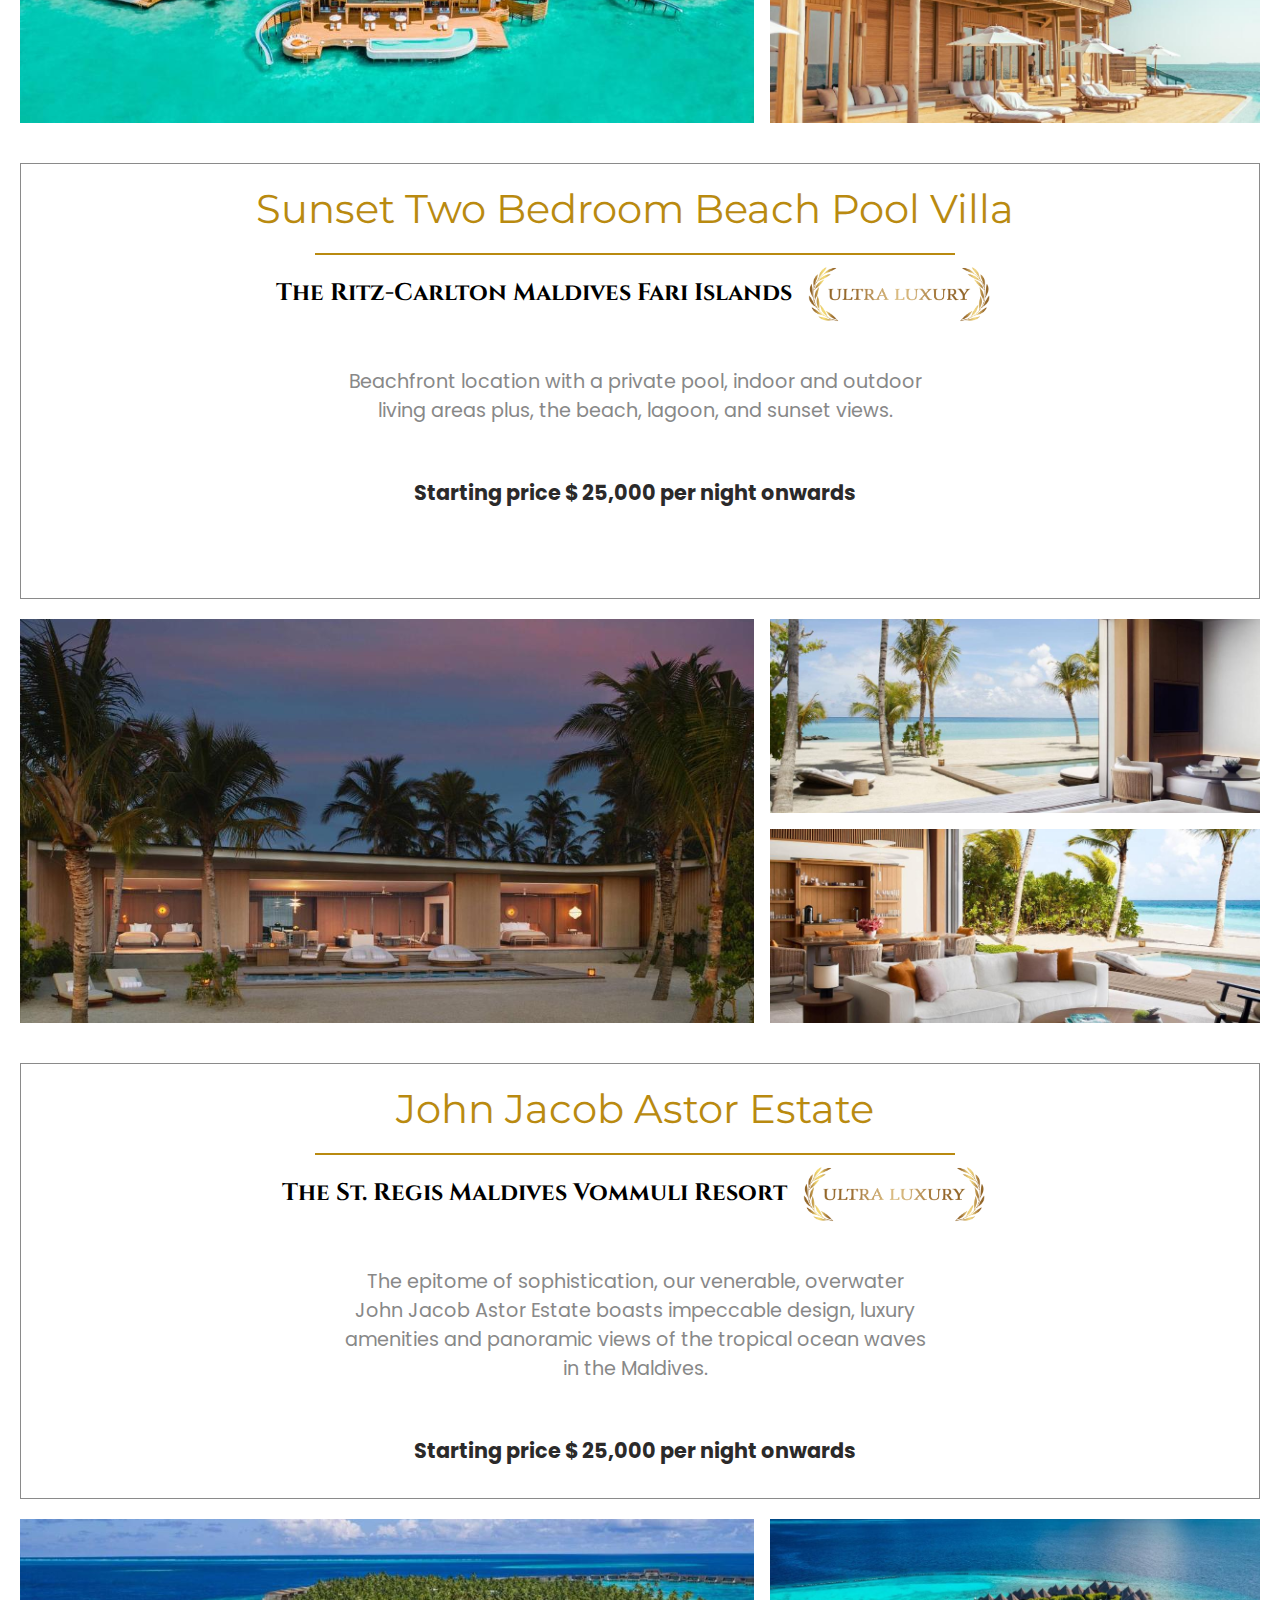
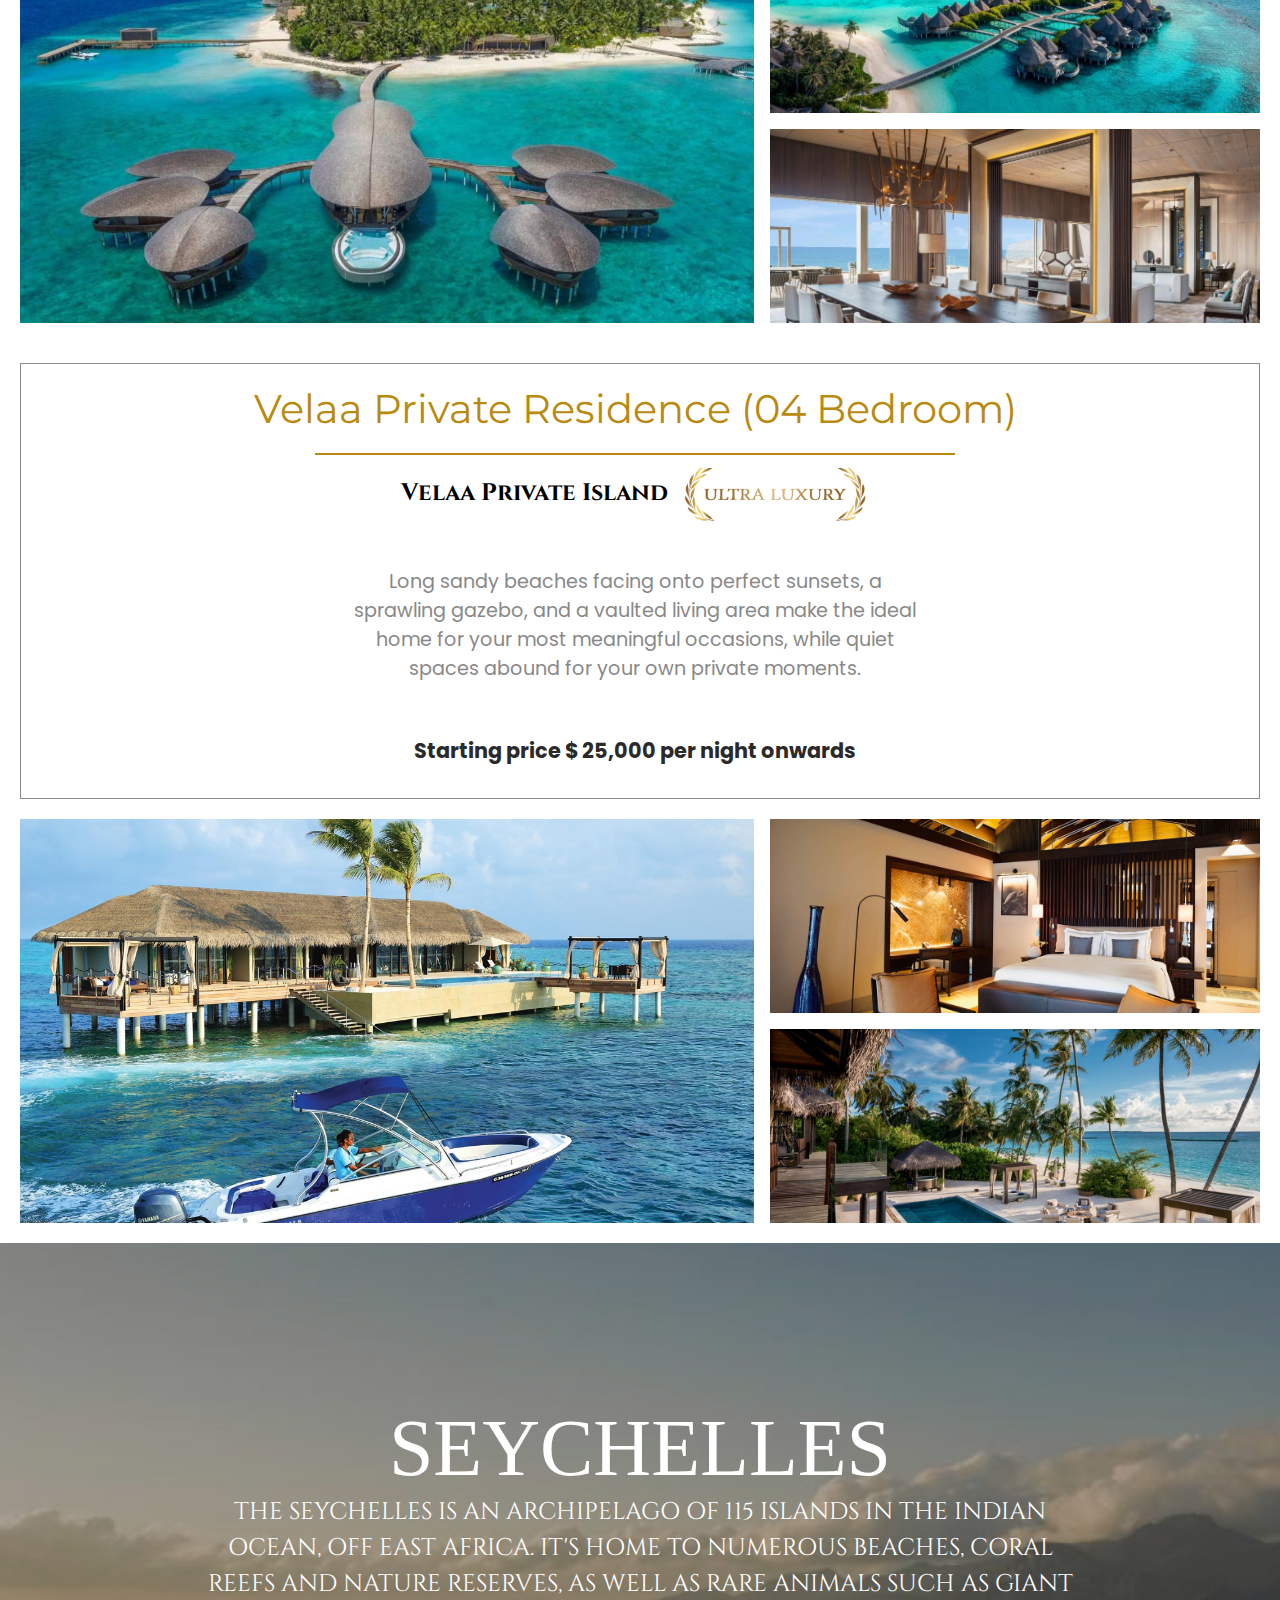
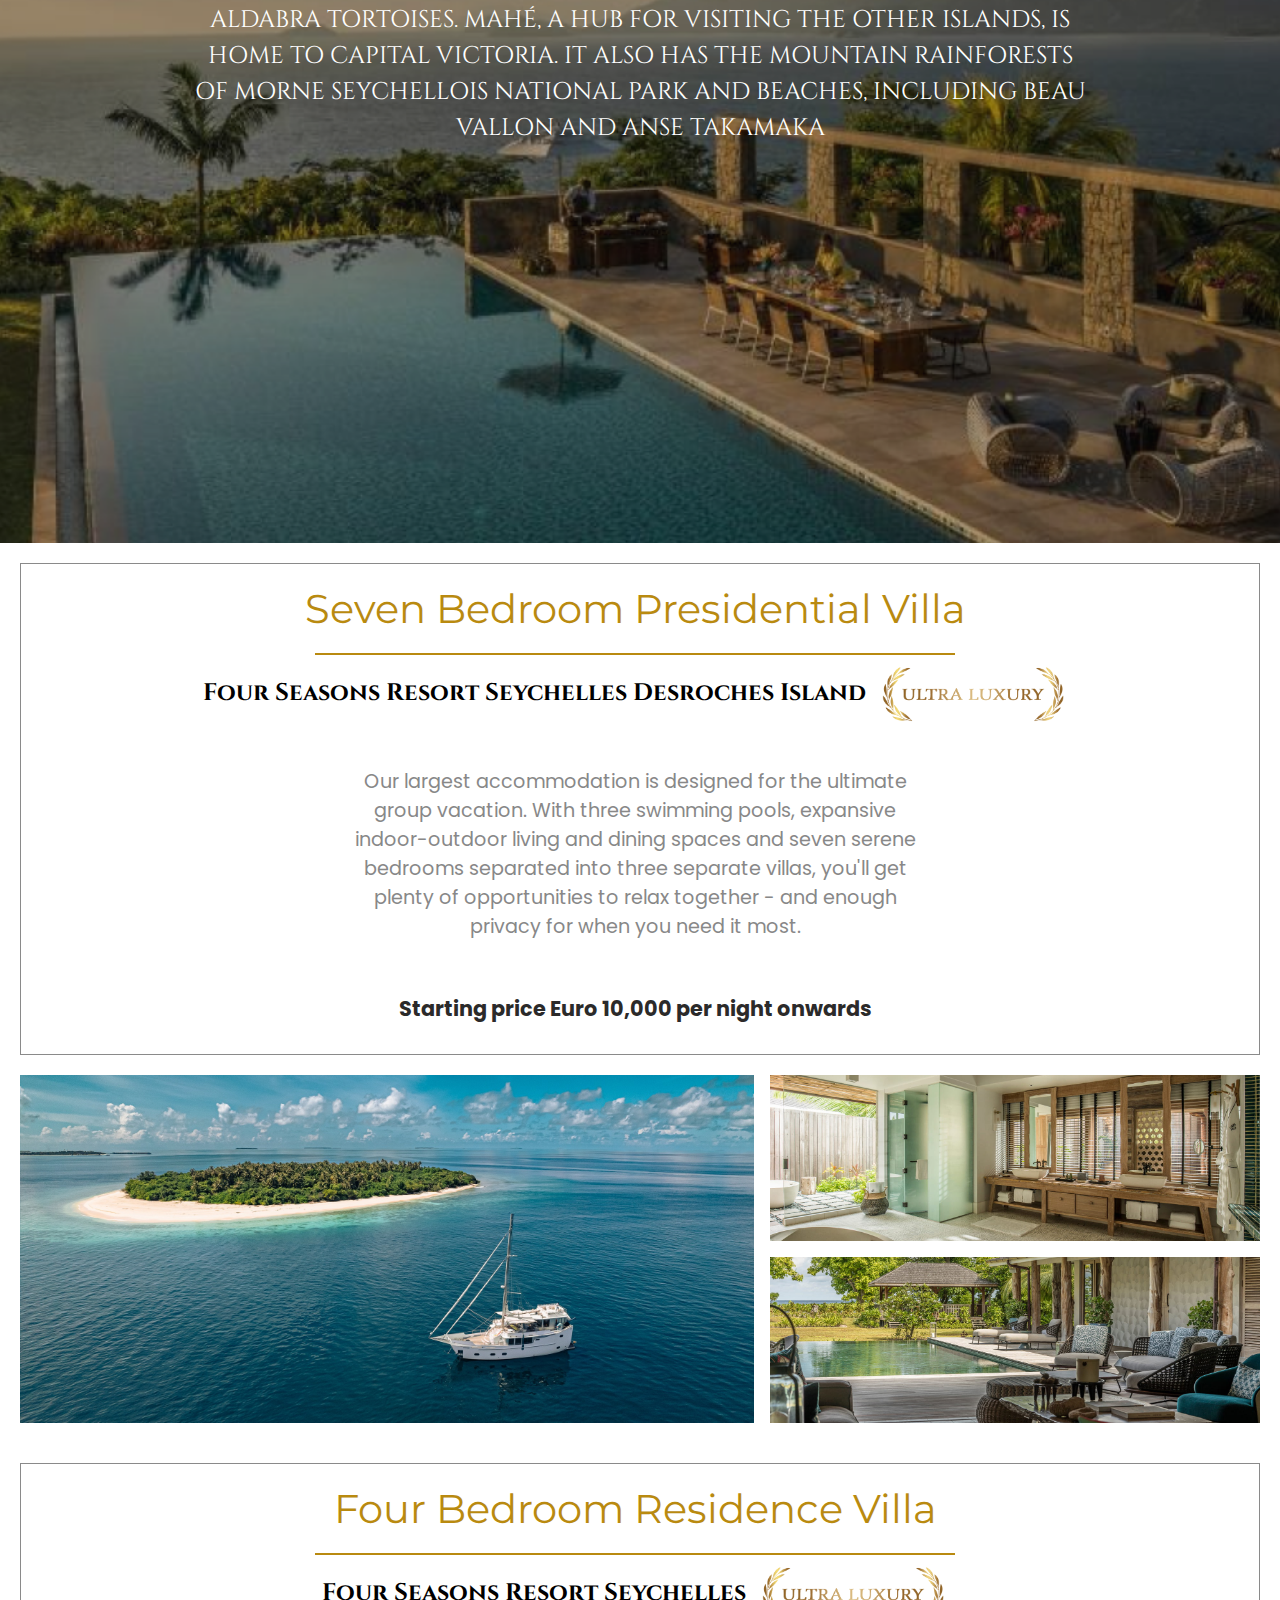
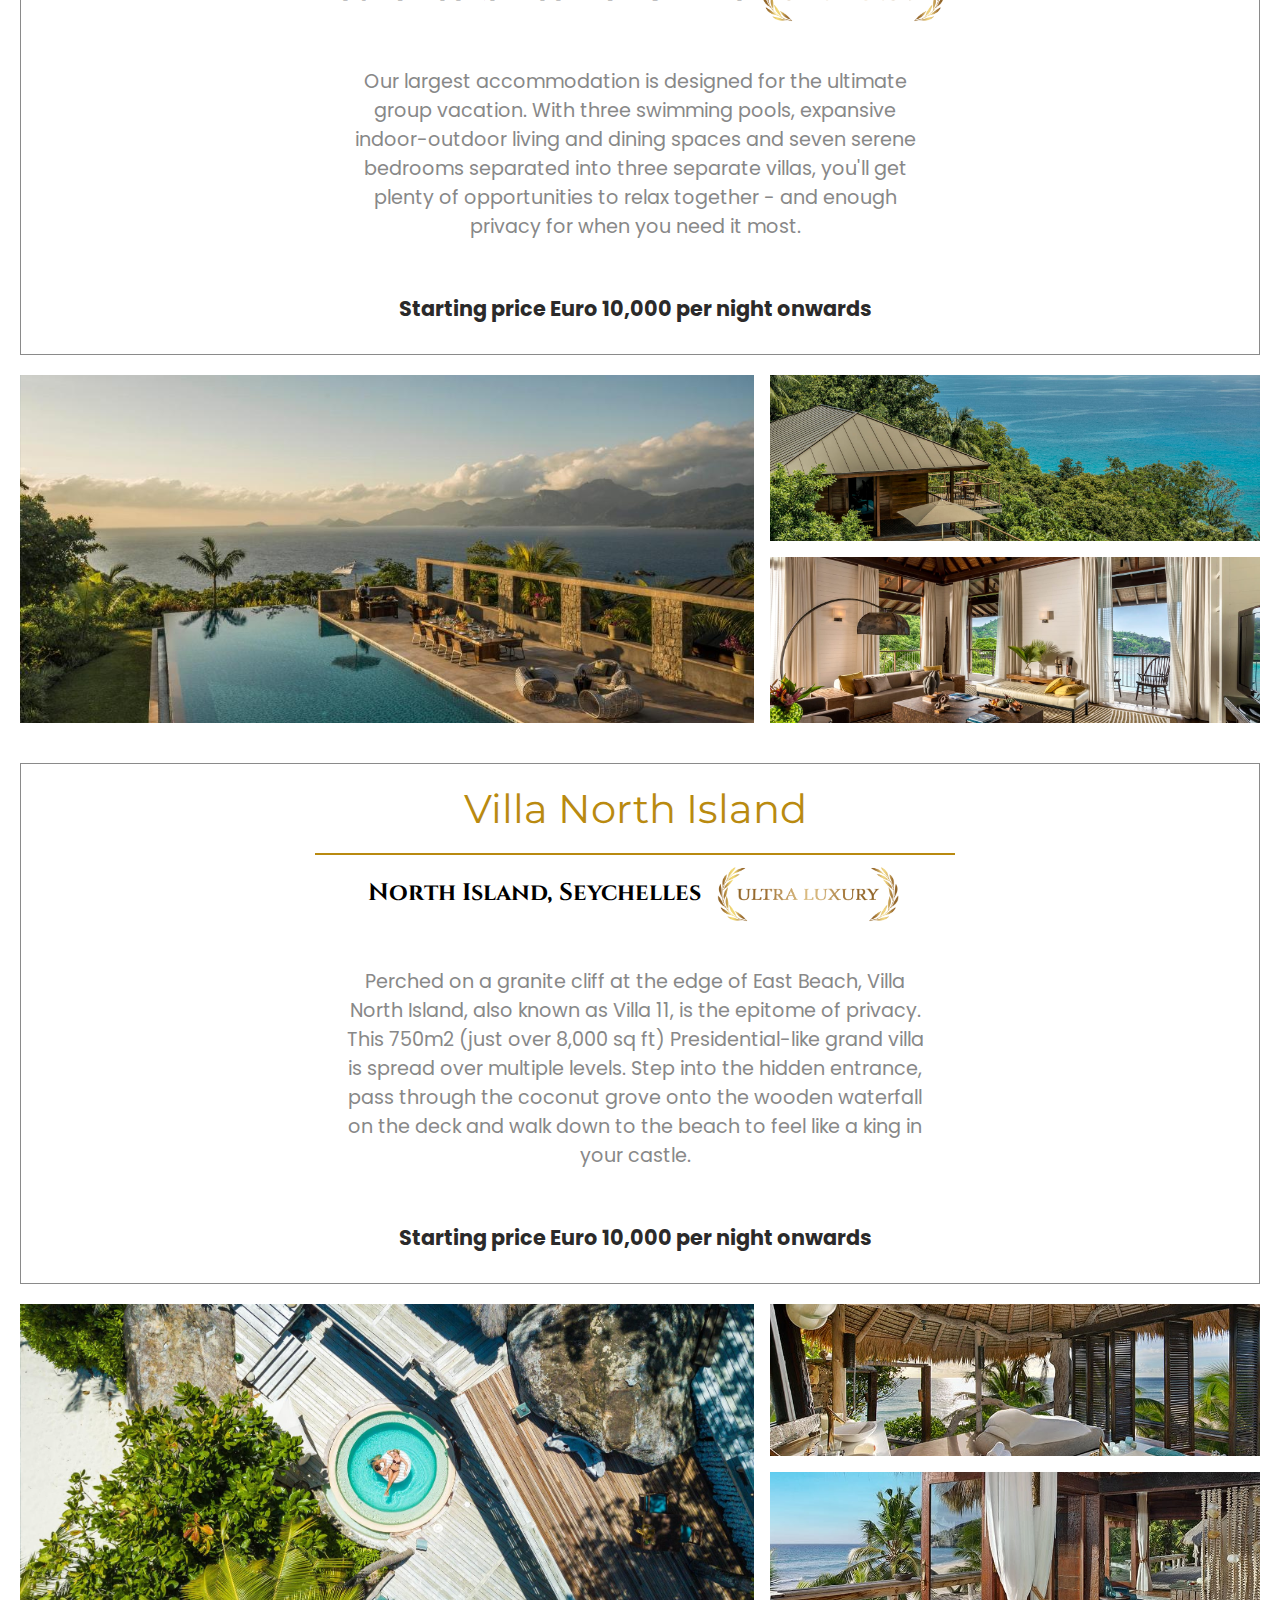
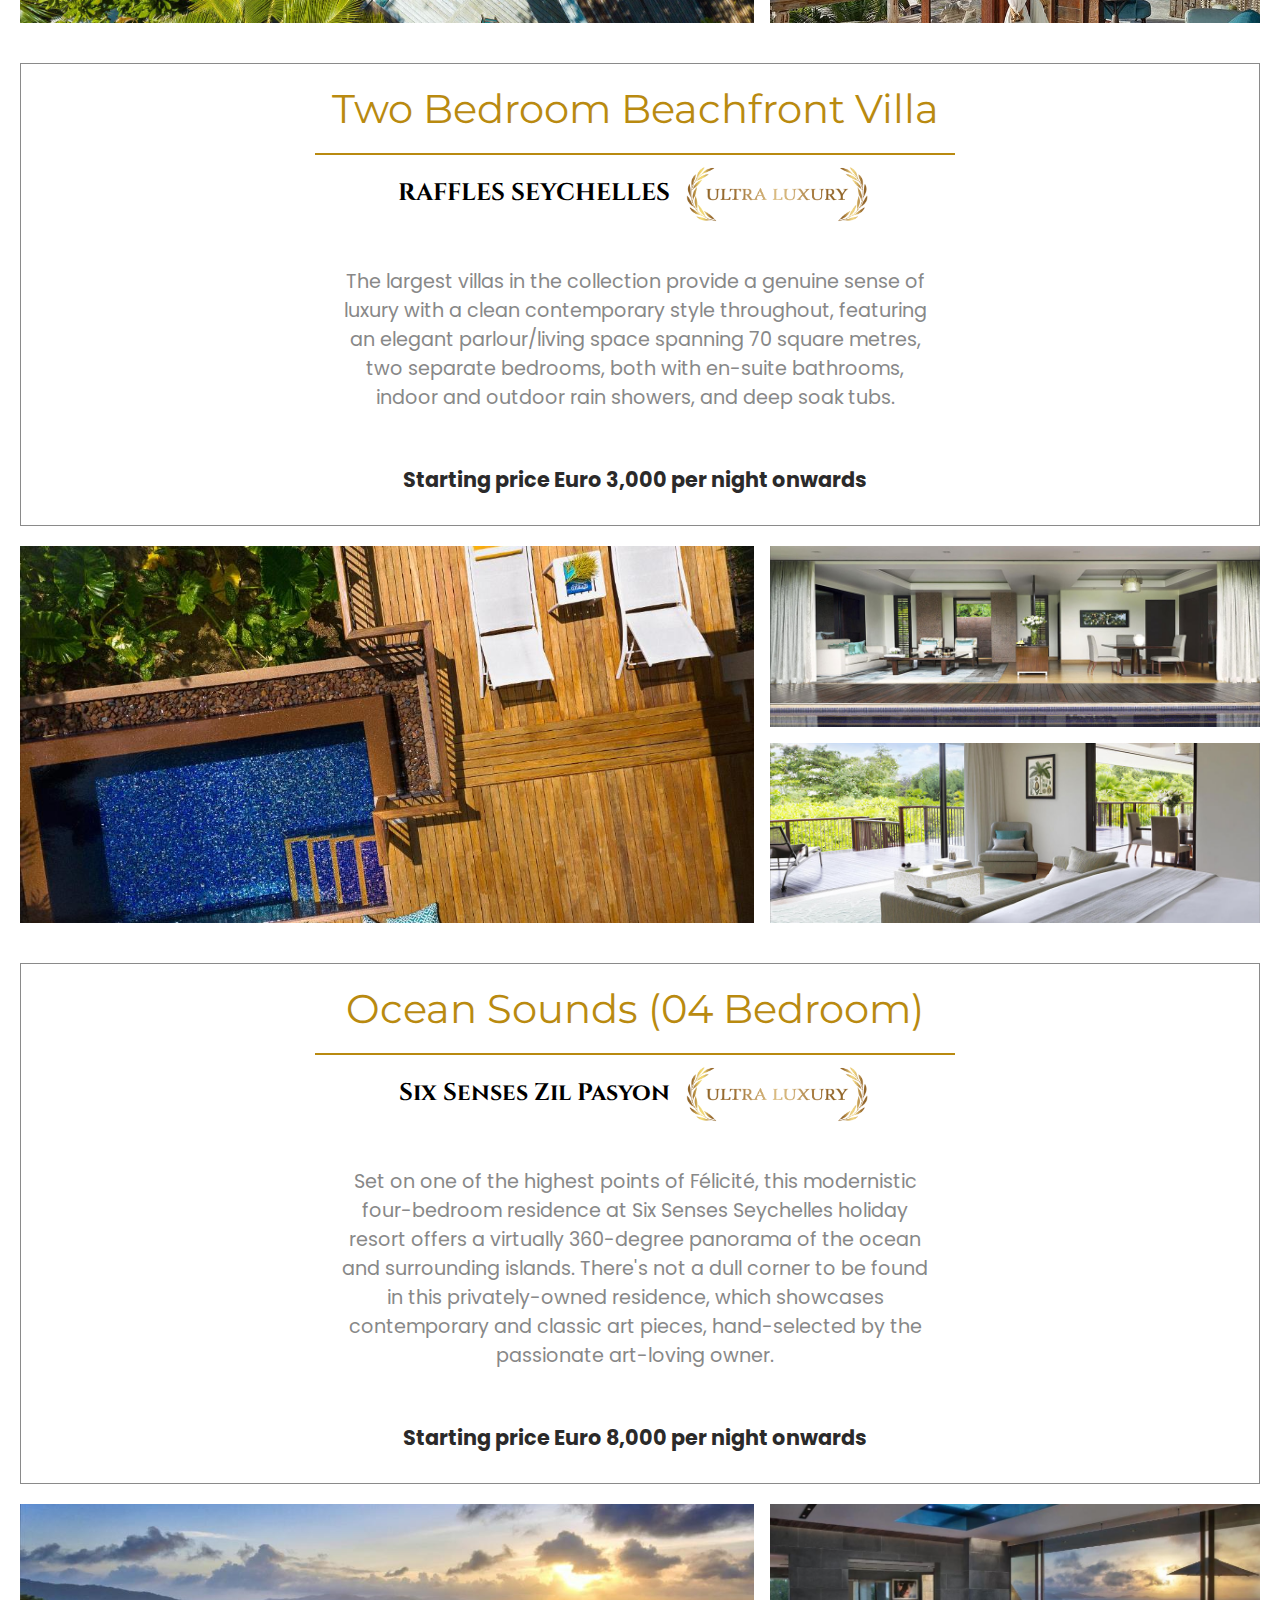
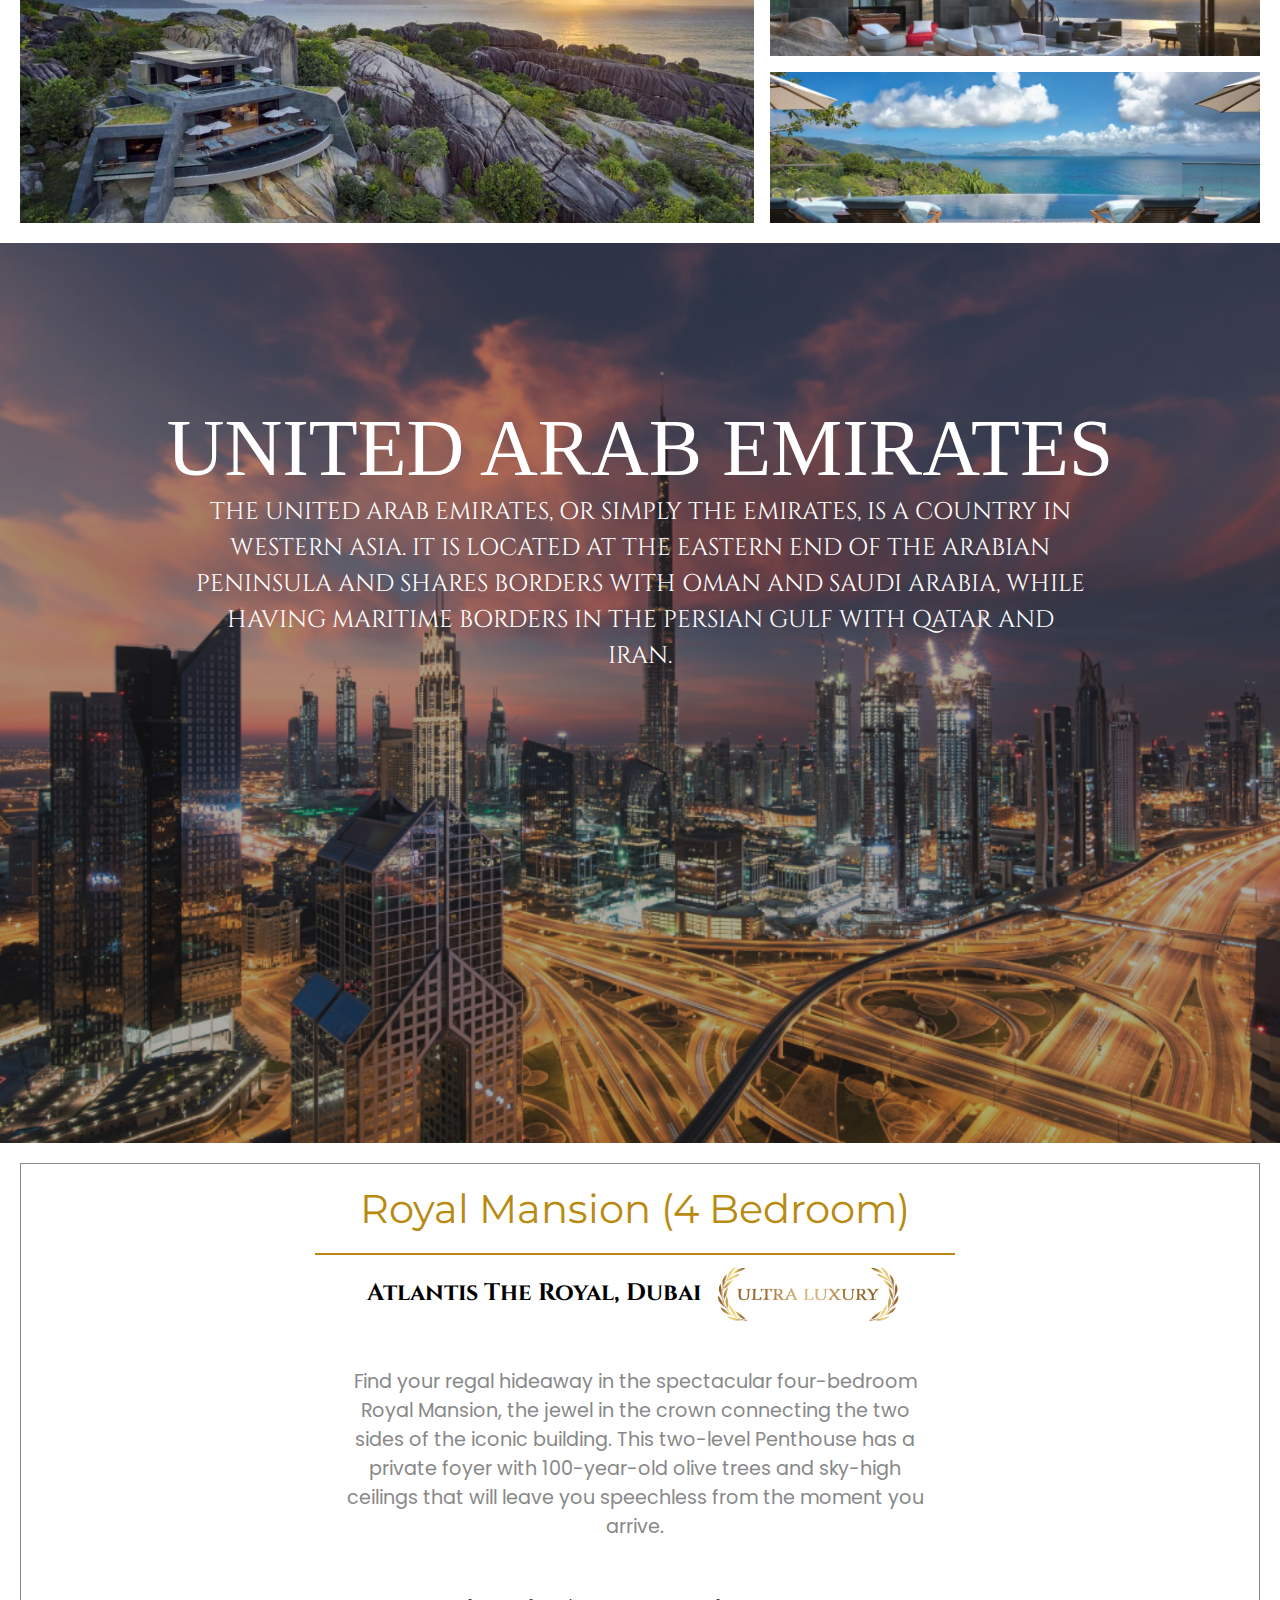
<file: pages/yuvan.html>
<!DOCTYPE html>
<html>
  <head>
    <title>Your Web Page</title>
    <link rel="stylesheet" type="text/css" href="../styles/yuvan.css" />
    <script src="https://code.jquery.com/jquery-3.6.0.min.js"></script>
    <script src="../script/script.js"></script>
  </head>
  <body>
    <div class="section1">
      <div class="section1-top">
        <div class="logo">
          <img
            src="../assets/images/logo.png"
            alt="logo"
            style="height: 8rem"
          />
        </div>
        <div class="navigation">
          <div class="hamburger">
            <div class="line"></div>
            <div class="line"></div>
            <div class="line"></div>
          </div>
          <div class="navbar-buttons">
            <ul class="nav-button-group" style="list-style: none">
              <li>
                <a class="nav-buttons" href="../../index.html">Tawi</a>
              </li>
              <li>
                <a class="nav-buttons" href="../index.html">Lush</a>
              </li>
              <li>
                <a class="nav-buttons" href="yuvan.html">Yuvaan</a>
              </li>
            </ul>
            <ul class="menu">
              <li>
                <a href="../../about.html">About Us</a>
              </li>
              <li>
                <a href="http://www.tawifacilities.com/luxury-experience"
                  >Luxury Experience</a
                >
              </li>
              <li>
                <a href="http://www.tawifacilities.com/contact">Contact Us</a>
              </li>
            </ul>
          </div>
          <!-- <ul class="menu">
            <ul
              class="d-flex flex-row align-items-start justify-content-start nav-button-group"
            >
              <li><a href="/index.html" class="nav-buttons">Tawi</a></li>
              <li><a href="/index.html" class="nav-buttons">Lush</a></li>
              <li><a href="/index.html" class="nav-buttons">Yuvaan</a></li>
            </ul>

            <li><a href="http://www.tawifacilities.com/about">About Us</a></li>
            <li>
              <a href="http://www.tawifacilities.com/luxury-experience"
                >Luxury Experience</a
              >
            </li>
            <li>
              <a href="http://www.tawifacilities.com/contact">Contact Us</a>
            </li>
          </ul> -->
          <!-- <nav class="main_nav">
            <ul
              class="d-flex flex-row align-items-start justify-content-start nav-button-group"
            >
              <li>
                <button class="nav-buttons" href="index.html">Tawi</button>
              </li>
              <li>
                <button class="nav-buttons" href="index.html">Lush</button>
              </li>
              <li>
                <button class="nav-buttons" href="index.html">Yuvaan</button>
              </li>
            </ul>
            <ul class="d-flex flex-row align-items-start justify-content-start">
              <li><a href="about.html">About us</a></li>
              <li><a href="luxury-experience.html">Luxury Experience</a></li>
              <li><a href="contact.html">Contact Us</a></li>
            </ul>
          </nav> -->
        </div>
      </div>
      <div class="section1-bottom">
        <img
          src="../assets/images/Yuvaan_White.png"
          alt="yuvaan logo"
          style="width: 30rem"
        />
        <img
          src="../assets/images/urated By Tawi Lush_White.png"
          style="width: 10rem; padding-top: 10rem"
        />
      </div>
    </div>
    <div class="section2">
      <div class="section2-top">
        <p>
          Privacy, discretion, and flexibility are the hallmarks of YUVAAN. This
          is the ultimate travel service, where each client is given their own
          highly experienced Relationship Manager to book Suites or Multiple
          bedroom villas based on deepest possible understanding of our clients'
          luxury travel needs, expectations are exceeded, every single time.
        </p>
      </div>
      <div class="section-hero">
        <div class="section-title">
          <p class="title">Maldives</p>

          <p
            class="section-title-text"
            style="text-transform: uppercase; color: #fff"
          >
            The Maldives is a nation of islands in the Indian Ocean, that spans
            across the equator. The country is comprised of 1192 islands that
            stretch along a length of 871 kilometers. While the country covers
            an area of approximately 90,000 square kilometers, only 298 square
            kilometers of that is dry land. The islands are grouped into a
            double chain of 26 atolls.
          </p>
        </div>
      </div>

      <div class="section3">
        <div class="section3-top">
          <p class="section-heading">
            Cheval Blanc Randheli private Island (04 Bedroom)
          </p>
          <div class="line"></div>
          <div class="section-sub-heading-box">
            <p class="section-sub-heading">Cheval Blanc Randheli</p>
            <img src="../assets/images/ULTRA LUXURY.png" class="badge-image" />
          </div>

          <p class="section-description">
            Cheval Blanc Randheli Private Island sprawls across a 1-ha dedicated
            island, accessible from a private berth and jetty. This four-bedroom
            villa with over 1,000 sqm is the epitome of lush, modern island
            living with exceptional indoor and outdoor spaces, a dedicated team
            of Ambassadeurs and a vibrant array of tailored services and
            amenities.
          </p>
          <p class="pricing">Starting price $ 20,000 per night onwards</p>
        </div>
        <div class="section3-bottom">
          <div
            class="section3-bottom-left"
            style="
              background-image: url(../assets/images/Cheval\ Blanc\ Randheli.jpg);
            "
          ></div>
          <div class="section3-bottom-right">
            <div
              class="section3-bottom-right-top"
              style="
                background-image: url(../assets/images/Cheval\Blanc\Randheli\\(
                    1\
                  ).jpg);
              "
            ></div>
            <div
              class="section3-bottom-right-bottom"
              style="
                background-image: url(../assets/images/Cheval\ Blanc\ Randheli\ 1.png);
              "
            ></div>
          </div>
        </div>
      </div>
      <div class="section3">
        <div class="section3-top">
          <p class="section-heading">The Muraka ( 03 Bedroom)</p>
          <div class="line"></div>
          <div class="section-sub-heading-box">
            <p class="section-sub-heading">CONRAD MALDIVES RANGALI ISLAND</p>
            <img src="../assets/images/ULTRA LUXURY.png" class="badge-image" />
          </div>
          <p class="section-description">
            A stay at The Muraka is an exclusive experience and guests can
            arrive directly via private seaplane from the airport or transfer by
            speedboat from the main resort. A stay also includes a private, on
            call speedboat, complimentary jet skis, a private butler and chef,
            on call massage, spa treatments and a personal trainer
          </p>
          <p class="pricing">Starting price $ 10,000 per night onwards</p>
        </div>
        <div class="section3-bottom">
          <div
            class="section3-bottom-left"
            style="
              background-image: url(../assets/images/Conrad\ Maldives\ Rangali\ Island.jpg);
            "
          ></div>
          <div class="section3-bottom-right">
            <div
              class="section3-bottom-right-top"
              style="
                background-image: url(../assets/images/CONRAD\MALDIVES\RANGALI\ISLAND\\(
                    1\
                  ).jpg);
              "
            ></div>
            <div
              class="section3-bottom-right-bottom"
              style="
                background-image: url(../assets/images/CONRAD\ MALDIVES\ RANGALI\ ISLAND\ 3.jpg);
              "
            ></div>
          </div>
        </div>
      </div>
    </div>
    <div class="section3">
      <div class="section3-top">
        <p class="section-heading">Grand Sunset Residence (03 Bedroom)</p>
        <div class="line"></div>
        <div class="section-sub-heading-box">
          <p class="section-sub-heading">One & Only Reethi Rah</p>
          <img src="../assets/images/ULTRA LUXURY.png" class="badge-image" />
        </div>
        <p class="section-description">
          Astounding from every angle, our three-bedroom Grand Sunset Residence
          boasts 2,119 square metres of space, sleeping up to 10 guests across
          three bedrooms. Situated on the island's longest stretch of private
          beach, this privileged property is accessible by a hidden driveway,
          secluded within lush gardens, canopies of coconut palms and your own
          private beachfront.
        </p>
        <p class="pricing">Starting price $ 20,000 per night onwards</p>
      </div>
      <div class="section3-bottom">
        <div
          class="section3-bottom-left"
          style="
            background-image: url(../assets/images/One\ &\ Only\ Reethi\ Rah.jpg);
          "
        ></div>
        <div class="section3-bottom-right">
          <div
            class="section3-bottom-right-top"
            style="
              background-image: url(../assets/images/One\ &\ Only\ Reethi\ Rah\ 2.jpg);
            "
          ></div>
          <div
            class="section3-bottom-right-bottom"
            style="
              background-image: url(../assets/images/One\ &\ Only\ Reethi\ Rah\ 3.jpg);
            "
          ></div>
        </div>
      </div>
    </div>
    <div class="section3">
      <div class="section3-top">
        <p class="section-heading">Private Residence Villa 11 (09 Bedroom)</p>
        <div class="line"></div>
        <div class="section-sub-heading-box">
          <p class="section-sub-heading">Soneva Fushi</p>
          <img src="../assets/images/ULTRA LUXURY.png" class="badge-image" />
        </div>
        <p class="section-description">
          Our largest villa, the Private Reserve offers everything from a
          children's room and water slide, to a private spa area, sauna and gym.
        </p>
        <p class="pricing">Starting price $ 25,000 per night onwards</p>
      </div>
      <div class="section3-bottom">
        <div
          class="section3-bottom-left"
          style="background-image: url(../assets/images/Soneva\Fushi\\(1\).jpg)"
        ></div>
        <div class="section3-bottom-right">
          <div
            class="section3-bottom-right-top"
            style="background-image: url(../assets/images/Soneva\ Fushi\ 2.jpg)"
          ></div>
          <div
            class="section3-bottom-right-bottom"
            style="background-image: url(../assets/images/Soneva\ Fushi\ 3.jpg)"
          ></div>
        </div>
      </div>
    </div>
    <div class="section3">
      <div class="section3-top">
        <p class="section-heading">Four Bedroom Water Reserve with Slide</p>
        <div class="line"></div>
        <div class="section-sub-heading-box">
          <p class="section-sub-heading">Soneva Jaani</p>
          <img src="../assets/images/ULTRA LUXURY.png" class="badge-image" />
        </div>
        <p class="section-description">
          This Reserve is spread across two floors and comes with a private pool
          and a curved water slide delivering you directly into the lagoon.
        </p>
        <p class="pricing">Starting price $ 25,000 per night onwards</p>
      </div>
      <div class="section3-bottom">
        <div
          class="section3-bottom-left"
          style="background-image: url(../assets/images/Soneva\ Jaani.jpg)"
        ></div>
        <div class="section3-bottom-right">
          <div
            class="section3-bottom-right-top"
            style="background-image: url(../assets/images/Soneva\ Jaani\ 2.jpg)"
          ></div>
          <div
            class="section3-bottom-right-bottom"
            style="background-image: url(../assets/images/Soneva\ Jaani\ 3.jpg)"
          ></div>
        </div>
      </div>
    </div>
    <div class="section3">
      <div class="section3-top">
        <p class="section-heading">Sunset Two Bedroom Beach Pool Villa</p>
        <div class="line"></div>
        <div class="section-sub-heading-box">
          <p class="section-sub-heading">
            The Ritz-Carlton Maldives Fari Islands
          </p>
          <img src="../assets/images/ULTRA LUXURY.png" class="badge-image" />
        </div>
        <p class="section-description">
          Beachfront location with a private pool, indoor and outdoor living
          areas plus, the beach, lagoon, and sunset views.
        </p>
        <p class="pricing">Starting price $ 25,000 per night onwards</p>
      </div>
      <div class="section3-bottom">
        <div
          class="section3-bottom-left"
          style="
            background-image: url(../assets/images/The\ Ritz\ Carlton\ Maldives\ Fari\ Islands.jpg);
          "
        ></div>
        <div class="section3-bottom-right">
          <div
            class="section3-bottom-right-top"
            style="
              background-image: url(../assets/images/The\ Ritz\ Carlton\ Maldives\ Fari\ Islands\ 2.jpg);
            "
          ></div>
          <div
            class="section3-bottom-right-bottom"
            style="
              background-image: url(../assets/images/The\ Ritz\ Carlton\ Maldives\ Fari\ Islands\ 3.jpg);
            "
          ></div>
        </div>
      </div>
    </div>
    <div class="section3">
      <div class="section3-top">
        <p class="section-heading">John Jacob Astor Estate</p>
        <div class="line"></div>
        <div class="section-sub-heading-box">
          <p class="section-sub-heading">
            The St. Regis Maldives Vommuli Resort
          </p>
          <img src="../assets/images/ULTRA LUXURY.png" class="badge-image" />
        </div>
        <p class="section-description">
          The epitome of sophistication, our venerable, overwater John Jacob
          Astor Estate boasts impeccable design, luxury amenities and panoramic
          views of the tropical ocean waves in the Maldives.
        </p>
        <p class="pricing">Starting price $ 25,000 per night onwards</p>
      </div>
      <div class="section3-bottom">
        <div
          class="section3-bottom-left"
          style="
            background-image: url(../assets/images/The\ St.\ Regis\ Vommuli\ Resort.jpg);
          "
        ></div>
        <div class="section3-bottom-right">
          <div
            class="section3-bottom-right-top"
            style="
              background-image: url(../assets/images/The\St.\Regis\Vommuli\Resort\\(
                  1\
                ).jpg);
            "
          ></div>
          <div
            class="section3-bottom-right-bottom"
            style="
              background-image: url(../assets/images/The\ St.\ Regis\ Vommuli\ Resort\ 3.jpg);
            "
          ></div>
        </div>
      </div>
    </div>
    <div class="section3">
      <div class="section3-top">
        <p class="section-heading">Velaa Private Residence (04 Bedroom)</p>
        <div class="line"></div>
        <div class="section-sub-heading-box">
          <p class="section-sub-heading">Velaa Private Island</p>
          <img src="../assets/images/ULTRA LUXURY.png" class="badge-image" />
        </div>
        <p class="section-description">
          Long sandy beaches facing onto perfect sunsets, a sprawling gazebo,
          and a vaulted living area make the ideal home for your most meaningful
          occasions, while quiet spaces abound for your own private moments.
        </p>
        <p class="pricing">Starting price $ 25,000 per night onwards</p>
      </div>
      <div class="section3-bottom">
        <div
          class="section3-bottom-left"
          style="
            background-image: url(../assets/images/Velaa\ Private\ Island.jpg);
          "
        ></div>
        <div class="section3-bottom-right">
          <div
            class="section3-bottom-right-top"
            style="
              background-image: url(../assets/images/Velaa\ Private\ Island\ 2.jpg);
            "
          ></div>
          <div
            class="section3-bottom-right-bottom"
            style="
              background-image: url(../assets/images/Velaa\ Private\ Island\ 3.jpg);
            "
          ></div>
        </div>
      </div>
    </div>
    <div class="section-hero-seychelles">
      <div class="section-title">
        <p class="title">Seychelles</p>

        <p
          class="section-title-text"
          style="text-transform: uppercase; color: #fff"
        >
          The Seychelles is an archipelago of 115 islands in the Indian Ocean,
          off East Africa. It's home to numerous beaches, coral reefs and nature
          reserves, as well as rare animals such as giant Aldabra tortoises.
          Mahé, a hub for visiting the other islands, is home to capital
          Victoria. It also has the mountain rainforests of Morne Seychellois
          National Park and beaches, including Beau Vallon and Anse Takamaka
        </p>
      </div>
    </div>

    <div class="section3">
      <div class="section3-top">
        <p class="section-heading">Seven Bedroom Presidential Villa</p>
        <div class="line"></div>
        <div class="section-sub-heading-box">
          <p class="section-sub-heading">
            Four Seasons Resort Seychelles Desroches Island
          </p>
          <img src="../assets/images/ULTRA LUXURY.png" class="badge-image" />
        </div>
        <p class="section-description">
          Our largest accommodation is designed for the ultimate group vacation.
          With three swimming pools, expansive indoor-outdoor living and dining
          spaces and seven serene bedrooms separated into three separate villas,
          you'll get plenty of opportunities to relax together - and enough
          privacy for when you need it most.
        </p>
        <p class="pricing">Starting price Euro 10,000 per night onwards</p>
      </div>
      <div class="section3-bottom">
        <div
          class="section3-bottom-left"
          style="
            background-image: url(../assets/images/Four\Seasons\Resort\Seychelles\Desroches\Island\\(
                1\
              ).jpg);
          "
        ></div>
        <div class="section3-bottom-right">
          <div
            class="section3-bottom-right-top"
            style="
              background-image: url(../assets/images/Four\ Seasons\ Resort\ Seychelles\ Desroches\ Island\ 2.jpg);
            "
          ></div>
          <div
            class="section3-bottom-right-bottom"
            style="
              background-image: url(../assets/images/Four\ Seasons\ Resort\ Seychelles\ Desroches\ Island\ 3.jpg);
            "
          ></div>
        </div>
      </div>
    </div>
    <div class="section3">
      <div class="section3-top">
        <p class="section-heading">Four Bedroom Residence Villa</p>
        <div class="line"></div>
        <div class="section-sub-heading-box">
          <p class="section-sub-heading">Four Seasons Resort Seychelles</p>
          <img src="../assets/images/ULTRA LUXURY.png" class="badge-image" />
        </div>
        <p class="section-description">
          Our largest accommodation is designed for the ultimate group vacation.
          With three swimming pools, expansive indoor-outdoor living and dining
          spaces and seven serene bedrooms separated into three separate villas,
          you'll get plenty of opportunities to relax together - and enough
          privacy for when you need it most.
        </p>
        <p class="pricing">Starting price Euro 10,000 per night onwards</p>
      </div>
      <div class="section3-bottom">
        <div
          class="section3-bottom-left"
          style="
            background-image: url(../assets/images/Four\ Seasons\ Resort\ Seychelles.jpg);
          "
        ></div>
        <div class="section3-bottom-right">
          <div
            class="section3-bottom-right-top"
            style="
              background-image: url(../assets/images/Four\ Seasons\ Resort\ Seychelles\ 2.jpg);
            "
          ></div>
          <div
            class="section3-bottom-right-bottom"
            style="
              background-image: url(../assets/images/Four\ Seasons\ Resort\ Seychelles\ 3.jpg);
            "
          ></div>
        </div>
      </div>
    </div>
    <div class="section3">
      <div class="section3-top">
        <p class="section-heading">Villa North Island</p>
        <div class="line"></div>
        <div class="section-sub-heading-box">
          <p class="section-sub-heading">North Island, Seychelles</p>
          <img src="../assets/images/ULTRA LUXURY.png" class="badge-image" />
        </div>
        <p class="section-description">
          Perched on a granite cliff at the edge of East Beach, Villa North
          Island, also known as Villa 11, is the epitome of privacy. This 750m2
          (just over 8,000 sq ft) Presidential-like grand villa is spread over
          multiple levels. Step into the hidden entrance, pass through the
          coconut grove onto the wooden waterfall on the deck and walk down to
          the beach to feel like a king in your castle.
        </p>
        <p class="pricing">Starting price Euro 10,000 per night onwards</p>
      </div>
      <div class="section3-bottom">
        <div
          class="section3-bottom-left"
          style="
            background-image: url(../assets/images/North\ Island\,\ Seychelles.jpg);
          "
        ></div>
        <div class="section3-bottom-right">
          <div
            class="section3-bottom-right-top"
            style="
              background-image: url(../assets/images/North\ Island\,\ Seychelles\ 2.jpg);
            "
          ></div>
          <div
            class="section3-bottom-right-bottom"
            style="
              background-image: url(../assets/images/North\ Island\,\ Seychelles\ 3.jpg);
            "
          ></div>
        </div>
      </div>
    </div>
    <div class="section3">
      <div class="section3-top">
        <p class="section-heading">Two Bedroom Beachfront Villa</p>
        <div class="line"></div>
        <div class="section-sub-heading-box">
          <p class="section-sub-heading">RAFFLES SEYCHELLES</p>
          <img src="../assets/images/ULTRA LUXURY.png" class="badge-image" />
        </div>
        <p class="section-description">
          The largest villas in the collection provide a genuine sense of luxury
          with a clean contemporary style throughout, featuring an elegant
          parlour/living space spanning 70 square metres, two separate bedrooms,
          both with en-suite bathrooms, indoor and outdoor rain showers, and
          deep soak tubs.
        </p>
        <p class="pricing">Starting price Euro 3,000 per night onwards</p>
      </div>
      <div class="section3-bottom">
        <div
          class="section3-bottom-left"
          style="
            background-image: url(../assets/images/Raffles\ Seychelles.jpg);
          "
        ></div>
        <div class="section3-bottom-right">
          <div
            class="section3-bottom-right-top"
            style="
              background-image: url(../assets/images/RAFFLES\ SEYCHELLES\ 2.jpg);
            "
          ></div>
          <div
            class="section3-bottom-right-bottom"
            style="
              background-image: url(../assets/images/RAFFLES\ SEYCHELLES\ 3.jpg);
            "
          ></div>
        </div>
      </div>
    </div>
    <div class="section3">
      <div class="section3-top">
        <p class="section-heading">Ocean Sounds (04 Bedroom)</p>
        <div class="line"></div>
        <div class="section-sub-heading-box">
          <p class="section-sub-heading">Six Senses Zil Pasyon</p>
          <img src="../assets/images/ULTRA LUXURY.png" class="badge-image" />
        </div>
        <p class="section-description">
          Set on one of the highest points of Félicité, this modernistic
          four-bedroom residence at Six Senses Seychelles holiday resort offers
          a virtually 360-degree panorama of the ocean and surrounding islands.
          There's not a dull corner to be found in this privately-owned
          residence, which showcases contemporary and classic art pieces,
          hand-selected by the passionate art-loving owner.
        </p>
        <p class="pricing">Starting price Euro 8,000 per night onwards</p>
      </div>
      <div class="section3-bottom">
        <div
          class="section3-bottom-left"
          style="
            background-image: url(../assets/images/Six\ Senses\ Zil\ Pasyon.jpg);
          "
        ></div>
        <div class="section3-bottom-right">
          <div
            class="section3-bottom-right-top"
            style="
              background-image: url(../assets/images/Six\ Senses\ Zil\ Pasyon\ 2.jpg);
            "
          ></div>
          <div
            class="section3-bottom-right-bottom"
            style="
              background-image: url(../assets/images/Six\ Senses\ Zil\ Pasyon\ 3.jpg);
            "
          ></div>
        </div>
      </div>
    </div>

    <div class="section-hero-uae">
      <div class="section-title">
        <p class="title">UNITED ARAB EMIRATES</p>

        <p
          class="section-title-text"
          style="text-transform: uppercase; color: #fff"
        >
          The United Arab Emirates, or simply the Emirates, is a country in
          Western Asia. It is located at the eastern end of the Arabian
          Peninsula and shares borders with Oman and Saudi Arabia, while having
          maritime borders in the Persian Gulf with Qatar and Iran.
        </p>
      </div>
    </div>

    <div class="section3">
      <div class="section3-top">
        <p class="section-heading">Royal Mansion (4 Bedroom)</p>
        <div class="line"></div>
        <div class="section-sub-heading-box">
          <p class="section-sub-heading">Atlantis The Royal, Dubai</p>
          <img src="../assets/images/ULTRA LUXURY.png" class="badge-image" />
        </div>
        <p class="section-description">
          Find your regal hideaway in the spectacular four-bedroom Royal
          Mansion, the jewel in the crown connecting the two sides of the iconic
          building. This two-level Penthouse has a private foyer with
          100-year-old olive trees and sky-high ceilings that will leave you
          speechless from the moment you arrive.
        </p>
        <p class="pricing">Starting price $ 50,000 per night onwards</p>
      </div>
      <div class="section3-bottom">
        <div
          class="section3-bottom-left"
          style="
            background-image: url(../assets/images/Atlantis\ The\ Royal\,\ Dubai.jpg);
          "
        ></div>
        <div class="section3-bottom-right">
          <div
            class="section3-bottom-right-top"
            style="
              background-image: url(../assets/images/Atlantis\ The\ Royal\,\ Dubai\ 2.jpg);
            "
          ></div>
          <div
            class="section3-bottom-right-bottom"
            style="
              background-image: url(../assets/images/Atlantis\ The\ Royal\,\ Dubai\ 3.jpg);
            "
          ></div>
        </div>
      </div>
    </div>
    <div class="section3">
      <div class="section3-top">
        <p class="section-heading">Deluxe Marina Suite</p>
        <div class="line"></div>
        <div class="section-sub-heading-box">
          <p class="section-sub-heading">BURJ AL ARAB</p>
          <img src="../assets/images/ULTRA LUXURY.png" class="badge-image" />
        </div>
        <p class="section-description">
          Dressed in a lavish rhapsody of rich materials, this two-storey
          one-bedroom suite is designed to give you an unforgettably regal
          experience with customisable pillows and Egyptian cotton for the
          ultimate in comfort.
        </p>
        <p class="pricing">Starting Price: $ 10,000 per night onwards</p>
      </div>
      <div class="section3-bottom">
        <div
          class="section3-bottom-left"
          style="background-image: url(../assets/images/BURJ\ AL\ ARAB.jpg)"
        ></div>
        <div class="section3-bottom-right">
          <div
            class="section3-bottom-right-top"
            style="
              background-image: url(../assets/images/BURJ\ AL\ ARAB\ 2.jpg);
            "
          ></div>
          <div
            class="section3-bottom-right-bottom"
            style="
              background-image: url(../assets/images/BURJ\ AL\ ARAB\ 3.jpg);
            "
          ></div>
        </div>
      </div>
    </div>
    <div class="section3">
      <div class="section3-top">
        <p class="section-heading">The Bulgari Villa</p>
        <div class="line"></div>
        <div class="section-sub-heading-box">
          <p class="section-sub-heading">Bulgari Resort, Dubai</p>
          <img src="../assets/images/ULTRA LUXURY.png" class="badge-image" />
        </div>
        <p class="section-description">
          The 540 sqm Bulgari Villa, the biggest on the property, is the very
          ultimate in luxury and privacy. With its spectacular oval pool,
          additional 500 square-meter garden and wooden decked terrace, a
          private home cinema, indoor hydromassage and hammam, the Bulgari Villa
          is the ultimate luxurious destination for family and friends.
        </p>
        <p class="pricing">Starting price $ 10,000 per night onwards</p>
      </div>
      <div class="section3-bottom">
        <div
          class="section3-bottom-left"
          style="
            background-image: url(../assets/images/Bulgari\ Resort\,\ Dubai.jpg);
          "
        ></div>
        <div class="section3-bottom-right">
          <div
            class="section3-bottom-right-top"
            style="
              background-image: url(../assets/images/Bulgari\ Resort\,\ Dubai\ 2.jpg);
            "
          ></div>
          <div
            class="section3-bottom-right-bottom"
            style="
              background-image: url(../assets/images/Bulgari\ Resort\,\ Dubai\ 3.jpg);
            "
          ></div>
        </div>
      </div>
    </div>
    <div class="section3">
      <div class="section3-top">
        <p class="section-heading">Malakiya Three Bedroom Villa</p>
        <div class="line"></div>
        <div class="section-sub-heading-box">
          <p class="section-sub-heading">Jumeirah Dar Al Masyaf, Dubai</p>
          <img src="../assets/images/ULTRA LUXURY.png" class="badge-image" />
        </div>
        <p class="section-description">
          An elegant haven with plunge pool A SECLUDED HEAVEN OF SERENITY
          Indulgent touches of opulence in a serene garden setting
        </p>
        <p class="pricing">Starting price $ 8,000 per night onwards</p>
      </div>
      <div class="section3-bottom">
        <div
          class="section3-bottom-left"
          style="
            background-image: url(../assets/images/Jumeirah\ Dar\ Al\ Masyaf\,\ Dubai.jpg);
          "
        ></div>
        <div class="section3-bottom-right">
          <div
            class="section3-bottom-right-top"
            style="
              background-image: url(../assets/images/Jumeirah\ Dar\ Al\ Masyaf\,\ Dubai\ 2.jpg);
            "
          ></div>
          <div
            class="section3-bottom-right-bottom"
            style="
              background-image: url(../assets/images/Jumeirah\ Dar\ Al\ Masyaf\,\ Dubai\ 3.jpg);
            "
          ></div>
        </div>
      </div>
    </div>

    <div class="section-hero-bali">
      <div class="section-title">
        <p class="title">BALI</p>

        <p
          class="section-title-text"
          style="text-transform: uppercase; color: #fff"
        >
          Bali is a province of Indonesia and the westernmost of the Lesser
          Sunda Islands and the easternmost of the Sunda Shelf. East of Java and
          west of Lombok, the province includes the island of Bali and a few
          smaller offshore islands, notably Nusa Penida, Nusa Lembongan, and
          Nusa Ceningan to the southeast
        </p>
      </div>
    </div>

    <div class="section3">
      <div class="section3-top">
        <p class="section-heading">The Strand Residence (4 Bedroom)</p>
        <div class="line"></div>
        <div class="section-sub-heading-box">
          <p class="section-sub-heading">The St. Regis Bali Resort</p>
          <img src="../assets/images/ULTRA LUXURY.png" class="badge-image" />
        </div>
        <p class="section-description">
          The majestic 966sqm two-story, 4-bedroom residences offer direct
          access to the resort's private beach where own sun lounges await with
          unobstructed ocean view.A lavish Balinese elegant design with a fully
          equipped kitchen and separate butler/sitter's room. It has direct
          views of the Indian Ocean, featuring a spacious split-level private
          garden, large private pool and direct access through the garden gates
          to the beach. Your experience will be enhanced with the signature
          24-hour St. Regis Butler Service.
        </p>
        <p class="pricing">Starting price $ 50,000 per night onwards</p>
      </div>
      <div class="section3-bottom">
        <div
          class="section3-bottom-left"
          style="
            background-image: url(../assets/images/The\ St.\ Regis\ Bali\ Resort.jpg);
          "
        ></div>
        <div class="section3-bottom-right">
          <div
            class="section3-bottom-right-top"
            style="
              background-image: url(../assets/images/The\ St.\ Regis\ Bali\ Resort\ 2.jpg);
            "
          ></div>
          <div
            class="section3-bottom-right-bottom"
            style="
              background-image: url(../assets/images/The\ St.\ Regis\ Bali\ Resort\ 3.jpg);
            "
          ></div>
        </div>
      </div>
    </div>

    <div class="section3">
      <div class="section3-top">
        <p class="section-heading">The Retreat(4 Bedroom)</p>
        <div class="line"></div>

        <div class="section-sub-heading-box">
          <p class="section-sub-heading">Six Senses Uluwatu, Bali</p>
          <img src="../assets/images/ULTRA LUXURY.png" class="badge-image" />
        </div>
        <p class="section-description">
          The Retreat is a private estate within the Bali cliff resort,
          following a "resort within a resort" concept, perched on the cliff's
          edge with stunning ocean views. Suitable for families or groups of
          friends traveling together or for small events. The Retreat in Bali
          offers complete privacy with its own security and Guest Experience
          Maker (GEM) services.
        </p>
        <p class="pricing">Starting price $ 5,000 per night onwards</p>
      </div>
      <div class="section3-bottom">
        <div
          class="section3-bottom-left"
          style="
            background-image: url(../assets/images/Six\ Senses\ Uluwatu\,\ Bali\ 1.jpg);
          "
        ></div>
        <div class="section3-bottom-right">
          <div
            class="section3-bottom-right-top"
            style="
              background-image: url(../assets/images/Six\ Senses\ Uluwatu\,\ Bali\ 2.jpg);
            "
          ></div>
          <div
            class="section3-bottom-right-bottom"
            style="
              background-image: url(../assets/images/Six\ Senses\ Uluwatu\,\ Bali.jpg);
            "
          ></div>
        </div>
      </div>
    </div>

    <footer>
      <div class="footer-left">
        <div class="logo">
          <img
            src="../assets/images/logo.png"
            alt="logo"
            style="margin-top: 5px"
          />
        </div>
        <div class="navigation">
          <ul class="menu">
            <li><a href="http://www.tawifacilities.com/">Home</a></li>
            <li><a href="http://www.tawifacilities.com/about">About Us</a></li>
            <li>
              <a href="http://www.tawifacilities.com/luxury-experience"
                >Luxury Experience</a
              >
            </li>
            <li><a href="/index.html">Lush</a></li>
            <li>
              <a href="http://www.tawifacilities.com/contact">Contact Us</a>
            </li>
          </ul>
        </div>
      </div>
      <div class="footer-right">
        <p>SatyaSim Niwas Near Ramavarma High School Kerala-683514(India)</p>
        <p>
          +91 7736779333 | Sales@tawifacilities.com <br />
          +91 7736779444 | Sales1@tawifacilities.com
        </p>
      </div>
    </footer>
  </body>
</html>
</file>
<file: styles/style.css>
@import url("https://fonts.googleapis.com/css2?family=Cinzel:wght@400;500;600;700;800;900&display=swap");
@import url("https://fonts.googleapis.com/css2?family=Cinzel:wght@400;500;600;700;800;900&family=Poppins&display=swap");
@import url("https://fonts.googleapis.com/css2?family=Rosarivo&display=swap");
@import url("https://fonts.googleapis.com/css2?family=Cinzel+Decorative&display=swap");
@import url("https://fonts.googleapis.com/css2?family=DM+Serif+Display&display=swap");
@import url("https://fonts.googleapis.com/css2?family=Poppins:wght@100;200;300&display=swap");
@import url("https://fonts.googleapis.com/css2?family=Raleway&display=swap");

* {
  margin: 0;
  padding: 0;
  box-sizing: border-box;
}

body {
  font-family: "Poppins", sans-serif;
}

.section1 {
  background-image: url("../assets/images/Lush\ Hero\ Image.png");
  background-size: cover;
  background-position: center;
  height: 100vh;

  display: flex;
  flex-direction: column;
}

.section1-top {
  display: flex;
  flex-direction: row;
  justify-content: space-between;
  align-items: center;
  padding-top: 2.5rem;
  padding-right: 3.875rem;
  padding-left: 3.875rem;
  flex: 1;
  /* background-color: aqua; */
}

.section1-top .logo img {
  height: 6rem;
}

.section1-top .navigation .hamburger {
  display: none;
  flex-direction: column;
  cursor: pointer;
}

.section1-top .navigation .hamburger .line {
  width: 30px;
  /* height: 3px; */
  background-color: #ffffff;
  margin-bottom: 5px;
}

.section1-top .navigation .menu {
  list-style: none;
  display: flex;
  align-items: center;
  font-family: "Raleway", sans-serif;
}

.section1-top .navigation .menu li {
  margin-left: 40px;
}

.section1-top .navigation .menu li a {
  color: #ffffff;
  text-decoration: none;
}

.section1-bottom {
  /* background-color: aquamarine; */
  flex: 10;
}

.section1-bottom {
  display: flex;
  flex-direction: column;
  align-items: center;
  justify-content: center;
}

.section1-bottom .title {
  margin-top: -200px;
  font-size: 10rem;

  font-family: "DM Serif Display", serif;
  color: #ffffff;
}

.section1-bottom .sub-title {
  font-size: 5.5rem;
  color: #ffffff;
  font-family: "Cinzel Decorative", cursive;
}

/* section 2 */

.section2 {
  height: 100vh;
  display: flex;
  flex-direction: column;
  margin-top: 2rem;
  /* background-color: aqua; */
}

.section2-top {
  display: flex;
  flex-direction: column;
  justify-content: center;
  align-items: center;
  flex: 1;
  color: #888;
  font-family: "Poppins", sans-serif;
  font-weight: 300;
  /* background-color: aquamarine; */
  padding: 1% 12%;
  text-align: center;
  font-size: 1.4rem;
  line-height: 1.5;
}

.section2-bottom {
  flex: 2;
  display: flex;
  flex-direction: row;
  margin-top: 2rem;
  margin-bottom: 3rem;
  padding: 4rem 0;
  /* background-color: royalblue; */
  height: 50rem;
  background-image: url("../assets/images/2\ Introducing\ Lush.png");
  background-size: cover;
  background-position: center;
}

.section2-bottom-left {
  flex: 2;
  /* background-color: red; */
  display: flex;
  flex-direction: column;
}

.section2-bottom-left-top {
  /* background-color: aliceblue; */
  flex: 1;
  /*arrange items inside to center*/
  margin-left: 10rem;
  display: flex;
  flex-direction: column;
  font-size: 3rem;
  font-family: "Cinzel", serif;
  font-weight: 100;
  justify-content: center;
  align-items: center;
  padding: 0% 20%;
  color: rgb(255, 255, 255);
}
.section2-bottom-left-title {
  margin-top: 10rem;

  padding-right: 20rem;
}

.section2-bottom-left-bottom {
  /* background-color: aqua; */
  flex: 1;
  display: flex;
  justify-content: center;
  align-items: center;
}

.section2-bottom-right {
  display: flex;
  flex: 2;
  flex-direction: column;
  align-items: center;
  margin-left: 6rem;
  padding-left: 4rem;
  /* padding-top: 1rem; */
  /* justify-content: space-around; */
  /* background-color: aliceblue; */
  /* padding: 10% 0%; */
}

.section2-bottom-left-button {
  display: inline-block;
  padding: 10px 20px;
  border: 1px solid #ffffff;
  border-radius: 20px;
  background-color: transparent;
  color: #ffffff;
  text-align: center;
  text-decoration: none;
  cursor: pointer;
  width: 40rem;
  transition: transform 0.3s ease;
  font-size: 2rem;
}

.section2-bottom-left-button:hover {
  color: #ffffff;
  transform: scale(1.05);
}
.section2-bottom-left-button a {
  text-decoration: none;
  color: #ffffff;
}

.section2-bottom-right-button {
  display: inline-block;
  padding: 0.8rem;
  margin: 1rem 0rem;
  border: 2px solid #ffffff;
  border-radius: 30px;
  background-color: transparent;
  color: #ffffff;
  text-align: center;
  text-decoration: none;
  font-size: 1.5rem;
  cursor: pointer;
  width: 24rem;
  transition: transform 0.3s ease;
}

.section2-bottom-right-button:hover {
  color: #ffffff;
  transform: scale(1.05);
}

/* Footer Styles */
footer {
  background-color: #246266;
  padding: 40px;
  display: flex;
  justify-content: space-between;
  align-items: center;
  font-size: 14px;
}
.footer-left {
  display: flex;
  flex-direction: row;
}

.footer-left .logo img {
  height: 40px;
}

.footer-left .navigation {
  margin-top: 10px;
  margin-left: 20px;
}

.footer-left .menu li {
  display: inline-block;
  margin-right: 10px;
  color: white;
  text-decoration: none;
}
.footer-left .menu li a {
  color: white;
  text-decoration: none;
  font-size: 1.1rem;
}
.footer-right {
  text-align: right;
  font-size: 1.1rem;
  color: beige;
}

@media only screen and (max-width: 768px) {
  .section1 .navigation .hamburger {
    display: flex;
  }

  .section1 .navigation .menu {
    display: none;
  }

  .section1 .navigation .menu.active {
    display: flex;
    flex-direction: column;
    background-color: #ffffff;
    position: absolute;
    top: 100px;
    right: 20px;
    padding: 10px;
  }

  .section1 .navigation .menu li {
    margin-left: 0;
    margin-bottom: 10px;
  }

  .section1 .navigation .menu li a {
    color: #000000;
  }

  .section2 .features-section {
    flex-direction: column;

    /* justify-content: center; */
    align-items: center;
    /* padding: 3rem; */
    justify-content: space-around;
  }
}

/* -------------------------------------- */
/* 27-06-2023 */

.hero-button {
  display: inline-block;
  padding: 10px 20px;
  border: 2px solid #ffffff;
  border-radius: 20px;
  background-color: transparent;
  color: #ffffff;
  text-align: center;
  text-decoration: none;
  cursor: pointer;
  width: 8rem;
  transition: transform 0.3s ease;
}

.hero-button:hover {
  color: #ffffff;
  transform: scale(1.05);
}

.explore-bottom {
  /* position: relative; */
  margin-top: 42rem;
  padding-top: rem;
  margin-bottom: 3rem;
  height: 40rem;
  display: flex;
  justify-content: center;
  align-items: center;
  /* background-color: royalblue; */
  background-image: url("../assets/images/3\ Lush_Yuvaan.png");
  background-size: cover;
  background-position: center;
  transition: transform 0.3s ease;
}

.explore-title {
  /* background-color: aliceblue; */

  /*arrange items inside to center*/

  font-size: 4rem;
  font-family: "Rosarivo", serif;
  justify-content: center;
  align-items: center;
  padding: 0% 1%;
  color: rgb(255, 255, 255);
}

.explore-button {
  display: flex;
  justify-content: center;
  margin-top: 2rem;
  margin-left: 5rem;
  padding: 10px 20px;
  border: 1px solid #ffffff;
  border-radius: 30px;
  font-family: "Rosarivo", serif;
  background-color: transparent;
  color: #ffffff;
  text-align: center;
  text-decoration: none;
  cursor: pointer;
  width: 200px;

  font-size: 1.5rem;
}

.explore-content {
  color: #ffffff;
  font-family: "Rosarivo", serif;
  font-size: 2rem;
  margin-left: 6rem;
  margin-top: 4rem;
}

.explore-button:hover {
  color: #ffffff;
  transform: scale(1.05);
}
.explore-button a {
  text-decoration: none;
  color: #ffffff;
}

.explore:hover {
  transform: scale(1.05);
}

.explore {
  position: absolute;
  display: flex;
  flex-direction: column;
  justify-content: center;
  transition: transform 0.5s ease;
}
.explore-logo {
  display: flex;
  flex-direction: column;
  justify-content: center;
  color: white;
  font-family: "Cinzel Decorative", cursive;

  margin-left: 7.5rem;
}

.explore-bottom:hover {
  transform: scale(1.05);
  backdrop-filter: blur(8px);
}

.section2-top-upper {
  display: flex;
  flex-direction: column;
  justify-content: center;
  align-items: center;
  margin-top: 2rem;
  max-height: 35rem;
}

.sectio1-hero-description {
  padding-bottom: 2rem;
  padding-left: 12rem;
  padding-right: 12rem;
  font-size: 1.2rem;
  color: #ffffff;
  font-weight: 100;
  text-align: center;
}

.features-section {
  display: flex;
  color: #838080;
  font-family: "Poppins", sans-serif;
  font-weight: 200;
  flex-direction: row;
  margin-top: 4rem;
  width: 90rem;
  justify-content: space-around;
}

.image-column-section2 {
  /* height: 10rem; */
  width: 10rem;
  display: flex;
  flex-direction: column;
  /* justify-content: center; */
  align-items: center;
}

.image-column-section2 img {
  height: 6rem;
  width: 6rem;
}

.image-column-section2 p {
  margin-top: 2rem;
  display: flex;
  font-size: 1.2rem;
  font-weight: 600;
  text-align: center;
  color: #888;
  /* padding-left: 1rem; */
  align-items: center;
}

.section2-top-upper a {
}

.section2-upper-download-brochure {
  margin-top: 2rem;
  text-align: center;
  display: flex;
  flex-direction: column;
  justify-content: center;
  align-items: center;
  font-family: "Poppins", sans-serif;
  color: #888;
  font-weight: 300;
  font-size: 1.4rem;
}

.download-brochure-button {
  /* display: inline-block;
  margin: 2rem;
  width: 22.25rem;
  height: 3.5rem;
  border-radius: 40px;
  border: 1px solid #9bc699;
  padding: 10px 20px;
  background-color: #ffffff;
  color: #9bc699;
  text-decoration: none;
  font-size: 1.375rem;
  transition: 0.3s ease-in; */
  margin: 2rem;
  width: 22.25rem;
  padding: 10px 20px;
  display: flex;
  color: #9bc699;
  /* margin: 1rem 0rem; */
  border: 1px solid #9bc699;
  border-radius: 40px;
  justify-content: center;
  align-items: center;
  text-align: center;
  text-decoration: none;
  font-size: 1.375rem;
  cursor: pointer;

  height: 4rem;
  transition: 0.3s ease;
}

.download-brochure-button :hover {
  /* border: 1px solid #1d1d1d;
  color: #1d1d1d; */
  color: #838080;
  border: 1px solid #838080;
}

.get-in-touch-button {
  margin-top: 4rem;
  margin-bottom: 2rem;
  /* width: 8rem; */
  /* padding-top: 5rem; */
  display: inline-block;
  padding: 10px;
  color: #9bc699;
  /* margin: 1rem 0rem; */
  border: 1px solid #9bc699;
  border-radius: 30px;

  text-align: center;
  text-decoration: none;
  font-size: 1.6rem;
  cursor: pointer;
  width: 22rem;
  height: 4rem;
  transition: 0.3s ease;
}
.get-in-touch-button:hover {
  color: #838080;
  border: 1px solid #838080;
}

.whatsapp-floating-btn {
  position: fixed;
  right: 20px;
  bottom: 20px;
  background-color: #25d366;
  color: #fff;
  width: 60px;
  height: 60px;
  border-radius: 50%;
  border: 2px solid #fff;
  text-align: center;
  line-height: 60px;
  font-size: 24px;
  z-index: 999;
  text-decoration: none;
  transition: background-color 0.3s ease;
}

.whatsapp-floating-btn:hover {
  background-color: #128c7e;
}

.whatsapp-floating-btn i {
  vertical-align: middle;
}

.navbar-buttons {
  display: flex;
  align-items: center;
}

.nav-buttons {
  width: 10rem;
  height: 3rem;
  border: 1px solid white;
  color: white;
  font-family: "Raleway", sans-serif;
  background-color: transparent;
  display: flex;
  justify-content: center;
  align-items: center;
  font-size: 1.4rem;
  /* padding: 1rem; */
  border-radius: 30px;
  transition: all 0.3s ease;
}

.nav-button-group {
  display: flex;
  width: 36rem;

  justify-content: space-between;
  font-size: 1.4rem;
  margin-right: 8rem;
}

.nav-buttons:hover {
  border: 1px solid #9bc699;
  color: #9bc699;
  cursor: pointer;
}

.menu li {
  font-size: 1.4rem;
}
.menu ul {
  font-family: "Raleway", sans-serif;
  margin: 0;
}

.location-thumbnail-section {
  margin: 3rem 8rem;

  /* background-color: black; */
  height: 50rem;
  margin-top: 6rem;
}

.location-thumbnail-first-row {
  margin-top: 1rem;
  display: flex;
  justify-content: space-around;
}
.location-thumbnail-second-row {
  margin-top: 3rem;
  display: flex;
  justify-content: space-around;
  width: 75%;
}

.location-thumbnail {
  display: flex;
  flex-direction: column;
  justify-content: center;
  align-items: center;
  border-radius: 20px;
}

.thumbnail-image {
  width: 20rem;
  height: 20rem;
  border-radius: 30px;
}

.thumbnail-description {
  margin-top: 1rem;
  font-size: 1.4rem;
  color: #000000;
}

/* -------------------------------------- */
</file>
<file: styles/bali.css>
@import url("https://fonts.googleapis.com/css2?family=Cinzel:wght@400;500;600;700;800;900&display=swap");
@import url("https://fonts.googleapis.com/css2?family=Cinzel:wght@400;500;600;700;800;900&family=Poppins&display=swap");
@import url("https://fonts.googleapis.com/css2?family=Montaga&display=swap");

* {
  margin: 0;
  padding: 0;
  box-sizing: border-box;
}

body {
  font-family: "Poppins", sans-serif;
}

.section1 {
  background-image: url("../assets/images/Bali\ Hero\ Image.png");
  background-size: cover;
  background-position: center;
  height: 100vh;
  display: flex;
  flex-direction: column;
}

.section1-top {
  display: flex;
  flex-direction: row;
  justify-content: space-between;
  align-items: center;
  padding: 2% 3%;
  flex: 1;
  /* background-color: aqua; */
}

.section1-top .logo img {
  height: 100px;
}

.section1-top .navigation .hamburger {
  display: none;
  flex-direction: column;
  cursor: pointer;
}

.section1-top .navigation .hamburger .line {
  width: 30px;
  height: 3px;
  background-color: #ffffff;
  margin-bottom: 5px;
}

.section1-top .navigation .menu {
  list-style: none;
  display: flex;
  align-items: center;
}

.section1-top .navigation .menu li {
  margin-left: 30px;
}

.section1-top .navigation .menu li a {
  color: #ffffff;
  text-decoration: none;
}

.section1-bottom {
  /* background-color: aquamarine; */
  flex: 10;
}

.section1-bottom {
  display: flex;
  flex-direction: column;
  align-items: center;
  justify-content: center;
}
.section1-bottom .maintitle {
  margin-top: -100px;
  font-size: 10rem;
  font-family: "Cinzel", serif;
  color: #ffffff;
}

.section1-bottom .title {
  margin-top: 50px;
  font-size: 5rem;
  font-family: "Montaga", serif;
  text-transform: uppercase;
  color: #ffffff;
}

.section1-bottom .sub-title {
  margin-top: -20px;
  font-size: 2rem;
  color: #ffffff;
}

/* section 2 */

.section2 {
  /* height: 20vh; */
  display: flex;
  flex-direction: column;
  /* background-color: aqua; */
}

.section2-top {
  display: flex;
  justify-content: center;
  align-items: center;
  flex: 1;
  /* background-color: aquamarine; */
  padding: 0% 15%;
  text-align: center;
  font-family: "Cinzel", serif;
  font-size: 1.5rem;
  line-height: 1.5;
}

.section2-bottom {
  flex: 2;
  display: flex;
  flex-direction: row;
  /* background-color: royalblue; */
  background-image: url("../assets/images/index.jpg");
  background-size: cover;
  background-position: center;
}

.section2-bottom-left {
  flex: 2;
  /* background-color: red; */
  display: flex;
  flex-direction: column;
}

.section2-bottom-left-top {
  /* background-color: aliceblue; */
  flex: 3;
  /*arrange items inside to center*/
  display: flex;
  flex-direction: column;
  font-size: 4rem;
  font-family: "Cinzel", serif;
  justify-content: center;
  align-items: center;
  padding: 0% 10%;
  color: black;
}
.section2-bottom-left-title {
  margin-top: 200px;
}

.section2-bottom-left-bottom {
  /* background-color: aqua; */
  flex: 1;
  display: flex;
  justify-content: center;
  align-items: center;
}

.section2-bottom-right {
  display: flex;
  flex: 1;
  flex-direction: column;
  align-items: center;
  justify-content: space-around;
  /* background-color: aliceblue; */
  /* padding: 10% 0%; */
}

.section2-bottom-left-button {
  display: inline-block;
  padding: 10px 20px;
  border: 2px solid #f6d500;
  border-radius: 20px;
  background-color: transparent;
  color: #f6d500;
  text-align: center;
  text-decoration: none;
  cursor: pointer;
  width: 200px;
  transition: transform 0.3s ease;
  font-size: 1.2rem;
}

.section2-bottom-left-button:hover {
  color: #ffffff;
  transform: scale(1.05);
}
.section2-bottom-left-button a {
  text-decoration: none;
  color: #f6d500;
}

.section2-bottom-right-button {
  display: inline-block;
  padding: 10px 20px;
  border: 2px solid #ffffff;
  border-radius: 20px;
  background-color: transparent;
  color: #ffffff;
  text-align: center;
  text-decoration: none;
  cursor: pointer;
  width: 200px;
  transition: transform 0.3s ease;
}

.section2-bottom-right-button:hover {
  color: #ffffff;
  transform: scale(1.05);
}

/* Footer Styles */
footer {
  background-color: #246266;
  padding: 40px;
  display: flex;
  justify-content: space-between;
  align-items: center;
  font-size: 14px;
}
.footer-left {
  display: flex;
  flex-direction: row;
}

.footer-left .logo img {
  height: 40px;
}

.footer-left .navigation {
  margin-top: 10px;
  margin-left: 20px;
}

.footer-left .menu li {
  display: inline-block;
  margin-right: 10px;
  color: white;
  text-decoration: none;
}
.footer-left .menu li a {
  color: white;
  text-decoration: none;
  font-size: 1.1rem;
}
.footer-right {
  text-align: right;
  font-size: 1.1rem;
  color: beige;
}

@media only screen and (max-width: 768px) {
  .section1 .navigation .hamburger {
    display: flex;
  }

  .section1 .navigation .menu {
    display: none;
  }

  .section1 .navigation .menu.active {
    display: flex;
    flex-direction: column;
    background-color: #ffffff;
    position: absolute;
    top: 100px;
    right: 20px;
    padding: 10px;
  }

  .section1 .navigation .menu li {
    margin-left: 0;
    margin-bottom: 10px;
  }

  .section1 .navigation .menu li a {
    color: #000000;
  }
}

.section3 {
  height: 100vh;
  display: flex;
  flex-direction: column;
}

.section3-top {
  flex: 1;
  display: flex;
  flex-direction: column;
  align-items: center;
  border: #000000 2px solid;
  margin: 20px 20px 10px 20px;
  padding: 20px 10px 10px 0px;
}
.section3-top .section-heading {
  font-size: 2.5rem;
  font-family: "Poppins", serif;
  color: #e4cd00;
  margin-bottom: 20px;
  text-decoration: solid underline;
}
.section3-top .section-sub-heading {
  font-size: 1.5rem;
  font-family: "Poppins", serif;
  color: #000000;
  margin-bottom: 20px;
  font-weight: bold;
}
.section3-top .section-description {
  font-size: 1.5rem;
  font-family: "Poppins", serif;
  color: #000000;
  margin-bottom: 20px;
  text-align: center;
}
.section3-top .pricing {
  font-size: 1.3rem;
  font-family: "Poppins", serif;
  color: #2b2a2a;
  margin-bottom: 20px;
  text-align: center;
  font-weight: bold;
}
.section3-bottom {
  flex: 1;
  display: flex;
  flex-direction: row;
  justify-content: center;
  align-items: center;
  background-color: rgb(154, 212, 193);
  margin: 10px 20px 20px 20px;
}
.section3-bottom-left {
  flex: 1.5;
  width: 100%;
  height: 100%;
  background-image: url("../assets/images/image5.jpg");
  background-size: cover;
  background-position: center;
}
.section3-bottom-right {
  flex: 1;
  display: flex;
  flex-direction: column;
  justify-content: center;
  align-items: center;
  width: 100%;
  height: 100%;
}
.section3-bottom-right-top {
  width: 100%;
  height: 100%;
  background-image: url("../assets/images/image4.jpg");
  background-size: cover;
  background-position: center;

  flex: 1;
}
.section3-bottom-right-bottom {
  width: 100%;
  height: 100%;
  flex: 1;
  background-image: url("../assets/images/image3.jpg");
  background-size: cover;
  background-position: center;
}

/* ---------------------------------------- */
/* 27-06-2023 */
.hero-button {
  display: inline-block;
  padding: 10px 20px;
  border: 2px solid #ffffff;
  border-radius: 20px;
  background-color: transparent;
  color: #ffffff;
  text-align: center;
  text-decoration: none;
  cursor: pointer;
  width: 8rem;
  transition: transform 0.3s ease;
}

.hero-button:hover {
  color: #ffffff;
  transform: scale(1.05);
}

.image-container {
  width: 400px;
  height: 700px;
  overflow: hidden;
}

.image-container img {
  margin-top: 5rem;
  width: 100%;
  height: 30rem;
}

.section-new {
}

.section-new-row {
  display: flex;
}

.section-new-image {
  flex-shrink: 0;
  width: 18rem;
  height: 10rem;
  overflow: hidden;
  color: #000000;
  margin: 1rem;
}

.section-new-image img {
  width: 100%;
  height: 100%;
}

.section-new-content {
  margin: 1rem;
  text-transform: uppercase;
  font-family: "Cinzel", serif;
}

.section-new-content-heading-star {
  width: 1.8rem;
  height: 1.8rem;
}

.section-new-content-heading-rating {
  font-size: 1.5rem;
  margin-left: 1.5rem;
  color: #d6bd6b;
}

.section-new-content-heading {
  display: flex;
  align-items: center;
  font-family: "Cinzel", serif;
}

.badge-image {
  /* position: absolute;
  left: 66rem;
  bottom: 8.1rem; */
  margin-left: 1rem;
  height: 4rem;
  width: 9rem;
}

.resort-content {
  padding-top: 1rem;
}

/* ---------------------------------------- */
@media only screen and (max-width: 768px) {
  .section-new-row {
    display: flex;
  }
}
</file>
<file: styles/ko-samui.css>
@import url("https://fonts.googleapis.com/css2?family=Cinzel:wght@400;500;600;700;800;900&display=swap");
@import url("https://fonts.googleapis.com/css2?family=Cinzel:wght@400;500;600;700;800;900&family=Poppins&display=swap");
@import url("https://fonts.googleapis.com/css2?family=Montaga&display=swap");

* {
  margin: 0;
  padding: 0;
  box-sizing: border-box;
}

body {
  font-family: "Poppins", sans-serif;
}

.section1 {
  background-image: url("../assets/images/ko\ Samui\ Hero\ Image.png");
  background-size: cover;
  background-position: center;
  height: 100vh;
  display: flex;
  flex-direction: column;
}

.section1-top {
  display: flex;
  flex-direction: row;
  justify-content: space-between;
  align-items: center;
  padding: 2% 3%;
  flex: 1;
  /* background-color: aqua; */
}

.section1-top .logo img {
  height: 100px;
}

.section1-top .navigation .hamburger {
  display: none;
  flex-direction: column;
  cursor: pointer;
}

.section1-top .navigation .hamburger .line {
  width: 30px;
  height: 3px;
  background-color: #ffffff;
  margin-bottom: 5px;
}

.section1-top .navigation .menu {
  list-style: none;
  display: flex;
  align-items: center;
}

.section1-top .navigation .menu li {
  margin-left: 30px;
}

.section1-top .navigation .menu li a {
  color: #ffffff;
  text-decoration: none;
}

.section1-bottom {
  /* background-color: aquamarine; */
  flex: 10;
}

.section1-bottom {
  display: flex;
  flex-direction: column;
  align-items: center;
  justify-content: center;
}
.section1-bottom .maintitle {
  margin-top: -100px;
  font-size: 10rem;
  font-family: "Cinzel", serif;
  color: #ffffff;
}

.section1-bottom .title {
  margin-top: 50px;
  font-size: 5rem;
  font-family: "Montaga", serif;
  text-transform: uppercase;
  color: #ffffff;
}

.section1-bottom .sub-title {
  margin-top: -20px;
  font-size: 2rem;
  color: #ffffff;
}

/* section 2 */

.section2 {
  /* height: 20vh; */
  display: flex;
  flex-direction: column;
  /* background-color: aqua; */
}

.section2-top {
  display: flex;
  justify-content: center;
  align-items: center;
  flex: 1;
  /* background-color: aquamarine; */
  padding: 0% 15%;
  text-align: center;
  font-family: "Cinzel", serif;
  font-size: 1.5rem;
  line-height: 1.5;
}

.section2-bottom {
  flex: 2;
  display: flex;
  flex-direction: row;
  /* background-color: royalblue; */
  background-image: url("../assets/images/index.jpg");
  background-size: cover;
  background-position: center;
}

.section2-bottom-left {
  flex: 2;
  /* background-color: red; */
  display: flex;
  flex-direction: column;
}

.section2-bottom-left-top {
  /* background-color: aliceblue; */
  flex: 3;
  /*arrange items inside to center*/
  display: flex;
  flex-direction: column;
  font-size: 4rem;
  font-family: "Cinzel", serif;
  justify-content: center;
  align-items: center;
  padding: 0% 10%;
  color: black;
}
.section2-bottom-left-title {
  margin-top: 200px;
}

.section2-bottom-left-bottom {
  /* background-color: aqua; */
  flex: 1;
  display: flex;
  justify-content: center;
  align-items: center;
}

.section2-bottom-right {
  display: flex;
  flex: 1;
  flex-direction: column;
  align-items: center;
  justify-content: space-around;
  /* background-color: aliceblue; */
  /* padding: 10% 0%; */
}

.section2-bottom-left-button {
  display: inline-block;
  padding: 10px 20px;
  border: 2px solid #f6d500;
  border-radius: 20px;
  background-color: transparent;
  color: #f6d500;
  text-align: center;
  text-decoration: none;
  cursor: pointer;
  width: 200px;
  transition: transform 0.3s ease;
  font-size: 1.2rem;
}

.section2-bottom-left-button:hover {
  color: #ffffff;
  transform: scale(1.05);
}
.section2-bottom-left-button a {
  text-decoration: none;
  color: #f6d500;
}

.section2-bottom-right-button {
  display: inline-block;
  padding: 10px 20px;
  border: 2px solid #ffffff;
  border-radius: 20px;
  background-color: transparent;
  color: #ffffff;
  text-align: center;
  text-decoration: none;
  cursor: pointer;
  width: 200px;
  transition: transform 0.3s ease;
}

.section2-bottom-right-button:hover {
  color: #ffffff;
  transform: scale(1.05);
}

/* Footer Styles */
footer {
  background-color: #246266;
  padding: 40px;
  display: flex;
  justify-content: space-between;
  align-items: center;
  font-size: 14px;
}
.footer-left {
  display: flex;
  flex-direction: row;
}

.footer-left .logo img {
  height: 40px;
}

.footer-left .navigation {
  margin-top: 10px;
  margin-left: 20px;
}

.footer-left .menu li {
  display: inline-block;
  margin-right: 10px;
  color: white;
  text-decoration: none;
}
.footer-left .menu li a {
  color: white;
  text-decoration: none;
  font-size: 1.1rem;
}
.footer-right {
  text-align: right;
  font-size: 1.1rem;
  color: beige;
}

@media only screen and (max-width: 768px) {
  .section1 .navigation .hamburger {
    display: flex;
  }

  .section1 .navigation .menu {
    display: none;
  }

  .section1 .navigation .menu.active {
    display: flex;
    flex-direction: column;
    background-color: #ffffff;
    position: absolute;
    top: 100px;
    right: 20px;
    padding: 10px;
  }

  .section1 .navigation .menu li {
    margin-left: 0;
    margin-bottom: 10px;
  }

  .section1 .navigation .menu li a {
    color: #000000;
  }
}

.section3 {
  height: 100vh;
  display: flex;
  flex-direction: column;
}

.section3-top {
  flex: 1;
  display: flex;
  flex-direction: column;
  align-items: center;
  border: #000000 2px solid;
  margin: 20px 20px 10px 20px;
  padding: 20px 10px 10px 0px;
}
.section3-top .section-heading {
  font-size: 2.5rem;
  font-family: "Poppins", serif;
  color: #e4cd00;
  margin-bottom: 20px;
  text-decoration: solid underline;
}
.section3-top .section-sub-heading {
  font-size: 1.5rem;
  font-family: "Poppins", serif;
  color: #000000;
  margin-bottom: 20px;
  font-weight: bold;
}
.section3-top .section-description {
  font-size: 1.5rem;
  font-family: "Poppins", serif;
  color: #000000;
  margin-bottom: 20px;
  text-align: center;
}
.section3-top .pricing {
  font-size: 1.3rem;
  font-family: "Poppins", serif;
  color: #2b2a2a;
  margin-bottom: 20px;
  text-align: center;
  font-weight: bold;
}
.section3-bottom {
  flex: 1;
  display: flex;
  flex-direction: row;
  justify-content: center;
  align-items: center;
  background-color: rgb(154, 212, 193);
  margin: 10px 20px 20px 20px;
}
.section3-bottom-left {
  flex: 1.5;
  width: 100%;
  height: 100%;
  background-image: url("../assets/images/image5.jpg");
  background-size: cover;
  background-position: center;
}
.section3-bottom-right {
  flex: 1;
  display: flex;
  flex-direction: column;
  justify-content: center;
  align-items: center;
  width: 100%;
  height: 100%;
}
.section3-bottom-right-top {
  width: 100%;
  height: 100%;
  background-image: url("../assets/images/image4.jpg");
  background-size: cover;
  background-position: center;

  flex: 1;
}
.section3-bottom-right-bottom {
  width: 100%;
  height: 100%;
  flex: 1;
  background-image: url("../assets/images/image3.jpg");
  background-size: cover;
  background-position: center;
}

/* ---------------------------------------- */
/* 27-06-2023 */
.hero-button {
  display: inline-block;
  padding: 10px 20px;
  border: 2px solid #ffffff;
  border-radius: 20px;
  background-color: transparent;
  color: #ffffff;
  text-align: center;
  text-decoration: none;
  cursor: pointer;
  width: 8rem;
  transition: transform 0.3s ease;
}

.hero-button:hover {
  color: #ffffff;
  transform: scale(1.05);
}
.image-container {
  padding-top: 4rem;
  width: 35rem;
  height: 40rem;
  flex-shrink: 0;
  overflow: hidden;
}

.image-container img {
  width: 100%;
  height: auto;
}

.section-new {
}

.section-new-row {
  display: flex;
  position: relative;
}

.section-new-image {
  flex-shrink: 0;
  width: 18rem;
  height: 10rem;
  overflow: hidden;
  color: #000000;
  margin: 1rem;
}

.section-new-image img {
  width: 100%;
  height: 100%;
}

.section-new-content {
  margin: 1rem;
  text-transform: uppercase;
  font-family: "Cinzel", serif;
}

.section-new-content-heading-star {
  width: 1.8rem;
  height: 1.8rem;
}

.section-new-content-heading-rating {
  font-size: 1.5rem;
  margin-left: 1.5rem;
  color: #d6bd6b;
}

.section-new-content-heading {
  display: flex;
  align-items: center;
  font-family: "Cinzel", serif;
}

.badge-image {
  /* position: absolute;
  left: 66rem;
  bottom: 8.1rem; */
  margin-left: 1rem;
  height: 4rem;
  width: 9rem;
}

.resort-content {
  padding-top: 1rem;
}

/* ---------------------------------------- */
@media only screen and (max-width: 768px) {
  .section-new-row {
    display: flex;
    flex-direction: column;
  }
}
</file>
<file: styles/maldives.css>
@import url("https://fonts.googleapis.com/css2?family=Cinzel:wght@400;500;600;700;800;900&display=swap");
@import url("https://fonts.googleapis.com/css2?family=Cinzel:wght@400;500;600;700;800;900&family=Poppins&display=swap");
@import url("https://fonts.googleapis.com/css2?family=Montaga&display=swap");

* {
  margin: 0;
  padding: 0;
  box-sizing: border-box;
}

body {
  font-family: "Poppins", sans-serif;
}

.section1 {
  background-image: url("../assets/images/Maldives\ Hero\ Image.png");
  background-size: cover;
  background-position: center;
  height: 100vh;
  display: flex;
  flex-direction: column;
}

.section1-top {
  display: flex;
  flex-direction: row;
  justify-content: space-between;
  align-items: center;
  padding: 2% 3%;
  flex: 1;
  /* background-color: aqua; */
}

.section1-top .logo img {
  height: 100px;
}

.section1-top .navigation .hamburger {
  display: none;
  flex-direction: column;
  cursor: pointer;
}

.section1-top .navigation .hamburger .line {
  width: 30px;
  height: 3px;
  background-color: #ffffff;
  margin-bottom: 5px;
}

.section1-top .navigation .menu {
  list-style: none;
  display: flex;
  align-items: center;
}

.section1-top .navigation .menu li {
  margin-left: 30px;
}

.section1-top .navigation .menu li a {
  color: #ffffff;
  text-decoration: none;
}

.section1-bottom {
  /* background-color: aquamarine; */
  flex: 10;
}

.section1-bottom {
  display: flex;
  flex-direction: column;
  align-items: center;
  justify-content: center;
}
.section1-bottom .maintitle {
  margin-top: -100px;
  font-size: 10rem;
  font-family: "Cinzel", serif;
  color: #ffffff;
}

.section1-bottom .title {
  margin-top: 50px;
  font-size: 5rem;
  font-family: "Montaga", serif;
  text-transform: uppercase;
  color: #ffffff;
}

.section1-bottom .sub-title {
  margin-top: -20px;
  font-size: 2rem;
  color: #ffffff;
}

/* section 2 */

.section2 {
  /* height: 20vh; */
  display: flex;
  flex-direction: column;
  /* background-color: aqua; */
}

.section2-top {
  display: flex;
  justify-content: center;
  align-items: center;
  flex: 1;
  /* background-color: aquamarine; */
  padding: 0% 15%;
  text-align: center;
  font-family: "Cinzel", serif;
  font-size: 1.5rem;
  line-height: 1.5;
}

.section2-bottom {
  flex: 2;
  display: flex;
  flex-direction: row;
  /* background-color: royalblue; */
  background-image: url("../assets/images/index.jpg");
  background-size: cover;
  background-position: center;
}

.section2-bottom-left {
  flex: 2;
  /* background-color: red; */
  display: flex;
  flex-direction: column;
}

.section2-bottom-left-top {
  /* background-color: aliceblue; */
  flex: 3;
  /*arrange items inside to center*/
  display: flex;
  flex-direction: column;
  font-size: 4rem;
  font-family: "Cinzel", serif;
  justify-content: center;
  align-items: center;
  padding: 0% 10%;
  color: black;
}
.section2-bottom-left-title {
  margin-top: 200px;
}

.section2-bottom-left-bottom {
  /* background-color: aqua; */
  flex: 1;
  display: flex;
  justify-content: center;
  align-items: center;
}

.section2-bottom-right {
  display: flex;
  flex: 1;
  flex-direction: column;
  align-items: center;
  justify-content: space-around;
  /* background-color: aliceblue; */
  /* padding: 10% 0%; */
}

.section2-bottom-left-button {
  display: inline-block;
  padding: 10px 20px;
  border: 2px solid #f6d500;
  border-radius: 20px;
  background-color: transparent;
  color: #f6d500;
  text-align: center;
  text-decoration: none;
  cursor: pointer;
  width: 200px;
  transition: transform 0.3s ease;
  font-size: 1.2rem;
}

.section2-bottom-left-button:hover {
  color: #ffffff;
  transform: scale(1.05);
}
.section2-bottom-left-button a {
  text-decoration: none;
  color: #f6d500;
}

.section2-bottom-right-button {
  display: inline-block;
  padding: 10px 20px;
  border: 2px solid #ffffff;
  border-radius: 20px;
  background-color: transparent;
  color: #ffffff;
  text-align: center;
  text-decoration: none;
  cursor: pointer;
  width: 200px;
  transition: transform 0.3s ease;
}

.section2-bottom-right-button:hover {
  color: #ffffff;
  transform: scale(1.05);
}

/* Footer Styles */
footer {
  background-color: #246266;
  padding: 40px;
  display: flex;
  justify-content: space-between;
  align-items: center;
  font-size: 14px;
}
.footer-left {
  display: flex;
  flex-direction: row;
}

.footer-left .logo img {
  height: 40px;
}

.footer-left .navigation {
  margin-top: 10px;
  margin-left: 20px;
}

.footer-left .menu li {
  display: inline-block;
  margin-right: 10px;
  color: white;
  text-decoration: none;
}
.footer-left .menu li a {
  color: white;
  text-decoration: none;
  font-size: 1.1rem;
}
.footer-right {
  text-align: right;
  font-size: 1.1rem;
  color: beige;
}

@media only screen and (max-width: 768px) {
  .section1 .navigation .hamburger {
    display: flex;
  }

  .section1 .navigation .menu {
    display: none;
  }

  .section1 .navigation .menu.active {
    display: flex;
    flex-direction: column;
    background-color: #ffffff;
    position: absolute;
    top: 100px;
    right: 20px;
    padding: 10px;
  }

  .section1 .navigation .menu li {
    margin-left: 0;
    margin-bottom: 10px;
  }

  .section1 .navigation .menu li a {
    color: #000000;
  }
}

.section3 {
  height: 100vh;
  display: flex;
  flex-direction: column;
}

.section3-top {
  flex: 1;
  display: flex;
  flex-direction: column;
  align-items: center;
  border: #000000 2px solid;
  margin: 20px 20px 10px 20px;
  padding: 20px 10px 10px 0px;
}
.section3-top .section-heading {
  font-size: 2.5rem;
  font-family: "Poppins", serif;
  color: #e4cd00;
  margin-bottom: 20px;
  text-decoration: solid underline;
}
.section3-top .section-sub-heading {
  font-size: 1.5rem;
  font-family: "Poppins", serif;
  color: #000000;
  margin-bottom: 20px;
  font-weight: bold;
}
.section3-top .section-description {
  font-size: 1.5rem;
  font-family: "Poppins", serif;
  color: #000000;
  margin-bottom: 20px;
  text-align: center;
}
.section3-top .pricing {
  font-size: 1.3rem;
  font-family: "Poppins", serif;
  color: #2b2a2a;
  margin-bottom: 20px;
  text-align: center;
  font-weight: bold;
}
.section3-bottom {
  flex: 1;
  display: flex;
  flex-direction: row;
  justify-content: center;
  align-items: center;
  background-color: rgb(154, 212, 193);
  margin: 10px 20px 20px 20px;
}
.section3-bottom-left {
  flex: 1.5;
  width: 100%;
  height: 100%;
  background-image: url("../assets/images/image5.jpg");
  background-size: cover;
  background-position: center;
}
.section3-bottom-right {
  flex: 1;
  display: flex;
  flex-direction: column;
  justify-content: center;
  align-items: center;
  width: 100%;
  height: 100%;
}
.section3-bottom-right-top {
  width: 100%;
  height: 100%;
  background-image: url("../assets/images/image4.jpg");
  background-size: cover;
  background-position: center;

  flex: 1;
}
.section3-bottom-right-bottom {
  width: 100%;
  height: 100%;
  flex: 1;
  background-image: url("../assets/images/image3.jpg");
  background-size: cover;
  background-position: center;
}

/* ---------------------------------------- */
/* 27-06-2023 */
.hero-button {
  display: inline-block;
  padding: 10px 20px;
  border: 2px solid #ffffff;
  border-radius: 20px;
  background-color: transparent;
  color: #ffffff;
  text-align: center;
  text-decoration: none;
  cursor: pointer;
  width: 8rem;
  transition: transform 0.3s ease;
}

.hero-button:hover {
  color: #ffffff;
  transform: scale(1.05);
}
.image-container {
  width: 400px;
  height: 700px;
  overflow: hidden;
}

.image-container img {
  width: 100%;
  height: auto;
}

.section-new {
}

.section-new-row {
  display: flex;
  position: relative;
}

.section-new-image {
  flex-shrink: 0;
  width: 18rem;
  height: 10rem;
  overflow: hidden;
  color: #000000;
  margin: 1rem;
}

.section-new-image img {
  width: 100%;
  height: 100%;
}

.section-new-content {
  margin: 1rem;
  text-transform: uppercase;
  font-family: "Cinzel", serif;
}

.section-new-content-heading-star {
  width: 1.8rem;
  height: 1.8rem;
}

.section-new-content-heading-rating {
  font-size: 1.5rem;
  margin-left: 1.5rem;
  color: #d6bd6b;
}

.section-new-content-heading {
  display: flex;
  align-items: center;
  font-family: "Cinzel", serif;
}

.badge-image {
  /* position: absolute;
  left: 66rem;
  bottom: 8.1rem; */
  margin-left: 1rem;
  height: 4rem;
  width: 9rem;
}

.resort-content {
  padding-top: 1rem;
}

/* ---------------------------------------- */
@media only screen and (max-width: 768px) {
  .section-new-row {
    display: flex;
    flex-direction: column;
  }
}
</file>
<file: styles/mauritius.css>
@import url("https://fonts.googleapis.com/css2?family=Cinzel:wght@400;500;600;700;800;900&display=swap");
@import url("https://fonts.googleapis.com/css2?family=Cinzel:wght@400;500;600;700;800;900&family=Poppins&display=swap");
@import url("https://fonts.googleapis.com/css2?family=Montaga&display=swap");
* {
  margin: 0;
  padding: 0;
  box-sizing: border-box;
}

body {
  font-family: "Poppins", sans-serif;
}

.section1 {
  background-image: url("../assets/images/Mauritius\ Hero\ Image.png");
  background-size: cover;
  background-position: center;
  height: 100vh;
  display: flex;
  flex-direction: column;
}

.section1-top {
  display: flex;
  flex-direction: row;
  justify-content: space-between;
  align-items: center;
  padding: 2% 3%;
  flex: 1;
  /* background-color: aqua; */
}

.section1-top .logo img {
  height: 100px;
}

.section1-top .navigation .hamburger {
  display: none;
  flex-direction: column;
  cursor: pointer;
}

.section1-top .navigation .hamburger .line {
  width: 30px;
  height: 3px;
  background-color: #ffffff;
  margin-bottom: 5px;
}

.section1-top .navigation .menu {
  list-style: none;
  display: flex;
  align-items: center;
}

.section1-top .navigation .menu li {
  margin-left: 30px;
}

.section1-top .navigation .menu li a {
  color: #ffffff;
  text-decoration: none;
}

.section1-bottom {
  /* background-color: aquamarine; */
  flex: 10;
}

.section1-bottom {
  display: flex;
  flex-direction: column;
  align-items: center;
  justify-content: center;
}
.section1-bottom .maintitle {
  margin-top: -100px;
  font-size: 10rem;
  font-family: "Cinzel", serif;
  color: #ffffff;
}

.section1-bottom .title {
  margin-top: 50px;
  font-size: 5rem;
  font-family: "Montaga", serif;
  text-transform: uppercase;
  color: #ffffff;
}

.section1-bottom .sub-title {
  margin-top: -20px;
  font-size: 2rem;
  color: #ffffff;
}

/* section 2 */

.section2 {
  /* height: 20vh; */
  display: flex;
  flex-direction: column;
  /* background-color: aqua; */
}

.section2-top {
  display: flex;
  justify-content: center;
  align-items: center;
  flex: 1;
  /* background-color: aquamarine; */
  padding: 0% 15%;
  text-align: center;
  font-family: "Cinzel", serif;
  font-size: 1.2rem;
  line-height: 1.5;
}

.section2-bottom {
  flex: 2;
  display: flex;
  flex-direction: row;
  /* background-color: royalblue; */
  background-image: url("../assets/images/index.jpg");
  background-size: cover;
  background-position: center;
}

.section2-bottom-left {
  flex: 2;
  /* background-color: red; */
  display: flex;
  flex-direction: column;
}

.section2-bottom-left-top {
  /* background-color: aliceblue; */
  flex: 3;
  /*arrange items inside to center*/
  display: flex;
  flex-direction: column;
  font-size: 4rem;
  font-family: "Cinzel", serif;
  justify-content: center;
  align-items: center;
  padding: 0% 10%;
  color: black;
}
.section2-bottom-left-title {
  margin-top: 200px;
}

.section2-bottom-left-bottom {
  /* background-color: aqua; */
  flex: 1;
  display: flex;
  justify-content: center;
  align-items: center;
}

.section2-bottom-right {
  display: flex;
  flex: 1;
  flex-direction: column;
  align-items: center;
  justify-content: space-around;
  /* background-color: aliceblue; */
  /* padding: 10% 0%; */
}

.section2-bottom-left-button {
  display: inline-block;
  padding: 10px 20px;
  border: 2px solid #f6d500;
  border-radius: 20px;
  background-color: transparent;
  color: #f6d500;
  text-align: center;
  text-decoration: none;
  cursor: pointer;
  width: 200px;
  transition: transform 0.3s ease;
  font-size: 1.2rem;
}

.section2-bottom-left-button:hover {
  color: #ffffff;
  transform: scale(1.05);
}
.section2-bottom-left-button a {
  text-decoration: none;
  color: #f6d500;
}

.section2-bottom-right-button {
  display: inline-block;
  padding: 10px 20px;
  border: 2px solid #ffffff;
  border-radius: 20px;
  background-color: transparent;
  color: #ffffff;
  text-align: center;
  text-decoration: none;
  cursor: pointer;
  width: 200px;
  transition: transform 0.3s ease;
}

.section2-bottom-right-button:hover {
  color: #ffffff;
  transform: scale(1.05);
}

/* Footer Styles */
footer {
  background-color: #246266;
  padding: 40px;
  display: flex;
  justify-content: space-between;
  align-items: center;
  font-size: 14px;
}
.footer-left {
  display: flex;
  flex-direction: row;
}

.footer-left .logo img {
  height: 40px;
}

.footer-left .navigation {
  margin-top: 10px;
  margin-left: 20px;
}

.footer-left .menu li {
  display: inline-block;
  margin-right: 10px;
  color: white;
  text-decoration: none;
}
.footer-left .menu li a {
  color: white;
  text-decoration: none;
  font-size: 1.1rem;
}
.footer-right {
  text-align: right;
  font-size: 1.1rem;
  color: beige;
}

@media only screen and (max-width: 768px) {
  .section1 .navigation .hamburger {
    display: flex;
  }

  .section1 .navigation .menu {
    display: none;
  }

  .section1 .navigation .menu.active {
    display: flex;
    flex-direction: column;
    background-color: #ffffff;
    position: absolute;
    top: 100px;
    right: 20px;
    padding: 10px;
  }

  .section1 .navigation .menu li {
    margin-left: 0;
    margin-bottom: 10px;
  }

  .section1 .navigation .menu li a {
    color: #000000;
  }
}

.section3 {
  height: 100vh;
  display: flex;
  flex-direction: column;
}

.section3-top {
  flex: 1;
  display: flex;
  flex-direction: column;
  align-items: center;
  border: #000000 2px solid;
  margin: 20px 20px 10px 20px;
  padding: 20px 10px 10px 0px;
}
.section3-top .section-heading {
  font-size: 2.5rem;
  font-family: "Poppins", serif;
  color: #e4cd00;
  margin-bottom: 20px;
  text-decoration: solid underline;
}
.section3-top .section-sub-heading {
  font-size: 1.5rem;
  font-family: "Poppins", serif;
  color: #000000;
  margin-bottom: 20px;
  font-weight: bold;
}
.section3-top .section-description {
  font-size: 1.5rem;
  font-family: "Poppins", serif;
  color: #000000;
  margin-bottom: 20px;
  text-align: center;
}
.section3-top .pricing {
  font-size: 1.3rem;
  font-family: "Poppins", serif;
  color: #2b2a2a;
  margin-bottom: 20px;
  text-align: center;
  font-weight: bold;
}
.section3-bottom {
  flex: 1;
  display: flex;
  flex-direction: row;
  justify-content: center;
  align-items: center;
  background-color: rgb(154, 212, 193);
  margin: 10px 20px 20px 20px;
}
.section3-bottom-left {
  flex: 1.5;
  width: 100%;
  height: 100%;
  background-image: url("../assets/images/image5.jpg");
  background-size: cover;
  background-position: center;
}
.section3-bottom-right {
  flex: 1;
  display: flex;
  flex-direction: column;
  justify-content: center;
  align-items: center;
  width: 100%;
  height: 100%;
}
.section3-bottom-right-top {
  width: 100%;
  height: 100%;
  background-image: url("../assets/images/image4.jpg");
  background-size: cover;
  background-position: center;

  flex: 1;
}
.section3-bottom-right-bottom {
  width: 100%;
  height: 100%;
  flex: 1;
  background-image: url("../assets/images/image3.jpg");
  background-size: cover;
  background-position: center;
}

/* ---------------------------------------- */
/* 27-06-2023 */
.hero-button {
  display: inline-block;
  padding: 10px 20px;
  border: 2px solid #ffffff;
  border-radius: 20px;
  background-color: transparent;
  color: #ffffff;
  text-align: center;
  text-decoration: none;
  cursor: pointer;
  width: 8rem;
  transition: transform 0.3s ease;
}

.hero-button:hover {
  color: #ffffff;
  transform: scale(1.05);
}
.image-container {
  width: 400px;
  height: 700px;
  flex-shrink: 0;
  overflow: hidden;
}

.image-container img {
  width: 100%;
  height: 35rem;
}

.section-new {
}

.section-new-row {
  display: flex;
}

.section-new-image {
  flex-shrink: 0;
  width: 18rem;
  height: 10rem;
  overflow: hidden;
  color: #000000;
  margin: 1rem;
}

.section-new-image img {
  width: 100%;
  height: 100%;
}

.section-new-content {
  margin: 1rem;
  text-transform: uppercase;
  font-family: "Cinzel", serif;
}

.section-new-content-heading-star {
  width: 1.8rem;
  height: 1.8rem;
}

.section-new-content-heading-rating {
  font-size: 1.5rem;
  margin-left: 1.5rem;
  color: #d6bd6b;
}

.section-new-content-heading {
  display: flex;
  align-items: center;
  font-family: "Cinzel", serif;
}
.badge-image {
  /* position: absolute;
  left: 66rem;
  bottom: 8.1rem; */
  margin-left: 1rem;
  height: 4rem;
  width: 9rem;
}

.resort-content {
  padding-top: 1rem;
}
/* ---------------------------------------- */
@media only screen and (max-width: 768px) {
  .section-new-row {
    display: flex;
  }
}
</file>
<file: styles/phuket.css>
@import url("https://fonts.googleapis.com/css2?family=Cinzel:wght@400;500;600;700;800;900&display=swap");
@import url("https://fonts.googleapis.com/css2?family=Cinzel:wght@400;500;600;700;800;900&family=Poppins&display=swap");
@import url("https://fonts.googleapis.com/css2?family=Montaga&display=swap");

* {
  margin: 0;
  padding: 0;
  box-sizing: border-box;
}

body {
  font-family: "Poppins", sans-serif;
}

.section1 {
  background-image: url("../assets/images/Phuket\ Hero\ Image.png");
  background-size: cover;
  background-position: center;
  height: 100vh;
  display: flex;
  flex-direction: column;
}

.section1-top {
  display: flex;
  flex-direction: row;
  justify-content: space-between;
  align-items: center;
  padding: 2% 3%;
  flex: 1;
  /* background-color: aqua; */
}

.section1-top .logo img {
  height: 100px;
}

.section1-top .navigation .hamburger {
  display: none;
  flex-direction: column;
  cursor: pointer;
}

.section1-top .navigation .hamburger .line {
  width: 30px;
  height: 3px;
  background-color: #ffffff;
  margin-bottom: 5px;
}

.section1-top .navigation .menu {
  list-style: none;
  display: flex;
  align-items: center;
}

.section1-top .navigation .menu li {
  margin-left: 30px;
}

.section1-top .navigation .menu li a {
  color: #ffffff;
  text-decoration: none;
}

.section1-bottom {
  /* background-color: aquamarine; */
  flex: 10;
}

.section1-bottom {
  display: flex;
  flex-direction: column;
  align-items: center;
  justify-content: center;
}
.section1-bottom .maintitle {
  margin-top: -100px;
  font-size: 10rem;
  font-family: "Cinzel", serif;
  color: #ffffff;
}

.section1-bottom .title {
  margin-top: 50px;
  font-size: 5rem;
  font-family: "Montaga", serif;
  text-transform: uppercase;
  color: #ffffff;
}

.section1-bottom .sub-title {
  margin-top: -20px;
  font-size: 2rem;
  color: #ffffff;
}

/* section 2 */

.section2 {
  /* height: 20vh; */
  display: flex;
  flex-direction: column;
  /* background-color: aqua; */
}

.section2-top {
  display: flex;
  justify-content: center;
  align-items: center;
  flex: 1;
  /* background-color: aquamarine; */
  padding: 0% 15%;
  text-align: center;
  font-family: "Cinzel", serif;
  font-size: 1.5rem;
  line-height: 1.5;
}

.section2-bottom {
  flex: 2;
  display: flex;
  flex-direction: row;
  /* background-color: royalblue; */
  background-image: url("../assets/images/index.jpg");
  background-size: cover;
  background-position: center;
}

.section2-bottom-left {
  flex: 2;
  /* background-color: red; */
  display: flex;
  flex-direction: column;
}

.section2-bottom-left-top {
  /* background-color: aliceblue; */
  flex: 3;
  /*arrange items inside to center*/
  display: flex;
  flex-direction: column;
  font-size: 4rem;
  font-family: "Cinzel", serif;
  justify-content: center;
  align-items: center;
  padding: 0% 10%;
  color: black;
}
.section2-bottom-left-title {
  margin-top: 200px;
}

.section2-bottom-left-bottom {
  /* background-color: aqua; */
  flex: 1;
  display: flex;
  justify-content: center;
  align-items: center;
}

.section2-bottom-right {
  display: flex;
  flex: 1;
  flex-direction: column;
  align-items: center;
  justify-content: space-around;
  /* background-color: aliceblue; */
  /* padding: 10% 0%; */
}

.section2-bottom-left-button {
  display: inline-block;
  padding: 10px 20px;
  border: 2px solid #f6d500;
  border-radius: 20px;
  background-color: transparent;
  color: #f6d500;
  text-align: center;
  text-decoration: none;
  cursor: pointer;
  width: 200px;
  transition: transform 0.3s ease;
  font-size: 1.2rem;
}

.section2-bottom-left-button:hover {
  color: #ffffff;
  transform: scale(1.05);
}
.section2-bottom-left-button a {
  text-decoration: none;
  color: #f6d500;
}

.section2-bottom-right-button {
  display: inline-block;
  padding: 10px 20px;
  border: 2px solid #ffffff;
  border-radius: 20px;
  background-color: transparent;
  color: #ffffff;
  text-align: center;
  text-decoration: none;
  cursor: pointer;
  width: 200px;
  transition: transform 0.3s ease;
}

.section2-bottom-right-button:hover {
  color: #ffffff;
  transform: scale(1.05);
}

/* Footer Styles */
footer {
  background-color: #246266;
  padding: 40px;
  display: flex;
  justify-content: space-between;
  align-items: center;
  font-size: 14px;
}
.footer-left {
  display: flex;
  flex-direction: row;
}

.footer-left .logo img {
  height: 40px;
}

.footer-left .navigation {
  margin-top: 10px;
  margin-left: 20px;
}

.footer-left .menu li {
  display: inline-block;
  margin-right: 10px;
  color: white;
  text-decoration: none;
}
.footer-left .menu li a {
  color: white;
  text-decoration: none;
  font-size: 1.1rem;
}
.footer-right {
  text-align: right;
  font-size: 1.1rem;
  color: beige;
}

@media only screen and (max-width: 768px) {
  .section1 .navigation .hamburger {
    display: flex;
  }

  .section1 .navigation .menu {
    display: none;
  }

  .section1 .navigation .menu.active {
    display: flex;
    flex-direction: column;
    background-color: #ffffff;
    position: absolute;
    top: 100px;
    right: 20px;
    padding: 10px;
  }

  .section1 .navigation .menu li {
    margin-left: 0;
    margin-bottom: 10px;
  }

  .section1 .navigation .menu li a {
    color: #000000;
  }
}

.section3 {
  height: 100vh;
  display: flex;
  flex-direction: column;
}

.section3-top {
  flex: 1;
  display: flex;
  flex-direction: column;
  align-items: center;
  border: #000000 2px solid;
  margin: 20px 20px 10px 20px;
  padding: 20px 10px 10px 0px;
}
.section3-top .section-heading {
  font-size: 2.5rem;
  font-family: "Poppins", serif;
  color: #e4cd00;
  margin-bottom: 20px;
  text-decoration: solid underline;
}
.section3-top .section-sub-heading {
  font-size: 1.5rem;
  font-family: "Poppins", serif;
  color: #000000;
  margin-bottom: 20px;
  font-weight: bold;
}
.section3-top .section-description {
  font-size: 1.5rem;
  font-family: "Poppins", serif;
  color: #000000;
  margin-bottom: 20px;
  text-align: center;
}
.section3-top .pricing {
  font-size: 1.3rem;
  font-family: "Poppins", serif;
  color: #2b2a2a;
  margin-bottom: 20px;
  text-align: center;
  font-weight: bold;
}
.section3-bottom {
  flex: 1;
  display: flex;
  flex-direction: row;
  justify-content: center;
  align-items: center;
  background-color: rgb(154, 212, 193);
  margin: 10px 20px 20px 20px;
}
.section3-bottom-left {
  flex: 1.5;
  width: 100%;
  height: 100%;
  background-image: url("../assets/images/image5.jpg");
  background-size: cover;
  background-position: center;
}
.section3-bottom-right {
  flex: 1;
  display: flex;
  flex-direction: column;
  justify-content: center;
  align-items: center;
  width: 100%;
  height: 100%;
}
.section3-bottom-right-top {
  width: 100%;
  height: 100%;
  background-image: url("../assets/images/image4.jpg");
  background-size: cover;
  background-position: center;

  flex: 1;
}
.section3-bottom-right-bottom {
  width: 100%;
  height: 100%;
  flex: 1;
  background-image: url("../assets/images/image3.jpg");
  background-size: cover;
  background-position: center;
}

/* ---------------------------------------- */
/* 27-06-2023 */
.hero-button {
  display: inline-block;
  padding: 10px 20px;
  border: 2px solid #ffffff;
  border-radius: 20px;
  background-color: transparent;
  color: #ffffff;
  text-align: center;
  text-decoration: none;
  cursor: pointer;
  width: 8rem;
  transition: transform 0.3s ease;
}

.hero-button:hover {
  color: #ffffff;
  transform: scale(1.05);
}
.image-container {
  width: 50rem;
  height: 50rem;
  flex-shrink: 0;
  overflow: hidden;
}

.image-container img {
  margin-top: 7rem;
  margin-left: 3rem;
  width: 100%;
  height: 30rem;
}

.section-new {
}

.section-new-row {
  display: flex;
  position: relative;
}

.section-new-image {
  flex-shrink: 0;
  width: 18rem;
  height: 10rem;
  overflow: hidden;
  color: #000000;
  margin: 1rem;
}

.section-new-image img {
  width: 100%;
  height: 100%;
}

.section-new-content {
  margin: 1rem;
  text-transform: uppercase;
  font-family: "Cinzel", serif;
}

.section-new-content-heading-star {
  width: 1.8rem;
  height: 1.8rem;
}

.section-new-content-heading-rating {
  font-size: 1.5rem;
  margin-left: 1.5rem;
  color: #d6bd6b;
}

.section-new-content-heading {
  display: flex;
  align-items: center;
  font-family: "Cinzel", serif;
}

.badge-image {
  /* position: absolute;
  left: 66rem;
  bottom: 8.1rem; */
  margin-left: 1rem;
  height: 4rem;
  width: 9rem;
}

.resort-content {
  padding-top: 1rem;
}

/* ---------------------------------------- */
@media only screen and (max-width: 768px) {
  .section-new-row {
    display: flex;
    flex-direction: column;
  }
}
</file>
<file: styles/seychelles.css>
@import url("https://fonts.googleapis.com/css2?family=Cinzel:wght@400;500;600;700;800;900&display=swap");
@import url("https://fonts.googleapis.com/css2?family=Cinzel:wght@400;500;600;700;800;900&family=Poppins&display=swap");
@import url("https://fonts.googleapis.com/css2?family=Montaga&display=swap");

* {
  margin: 0;
  padding: 0;
  box-sizing: border-box;
}

body {
  font-family: "Poppins", sans-serif;
}

.section1 {
  background-image: url("../assets/images/Seychelles\ hero\ Image.png");
  background-size: cover;
  background-position: center;
  height: 100vh;
  display: flex;
  flex-direction: column;
}

.section1-top {
  display: flex;
  flex-direction: row;
  justify-content: space-between;
  align-items: center;
  padding: 2% 3%;
  flex: 1;
  /* background-color: aqua; */
}

.section1-top .logo img {
  height: 100px;
}

.section1-top .navigation .hamburger {
  display: none;
  flex-direction: column;
  cursor: pointer;
}

.section1-top .navigation .hamburger .line {
  width: 30px;
  height: 3px;
  background-color: #ffffff;
  margin-bottom: 5px;
}

.section1-top .navigation .menu {
  list-style: none;
  display: flex;
  align-items: center;
}

.section1-top .navigation .menu li {
  margin-left: 30px;
}

.section1-top .navigation .menu li a {
  color: #ffffff;
  text-decoration: none;
}

.section1-bottom {
  /* background-color: aquamarine; */
  flex: 10;
}

.section1-bottom {
  display: flex;
  flex-direction: column;
  align-items: center;
  justify-content: center;
}
.section1-bottom .maintitle {
  margin-top: -100px;
  font-size: 10rem;
  font-family: "Cinzel", serif;
  color: #ffffff;
}

.section1-bottom .title {
  margin-top: 50px;
  font-size: 5rem;
  font-family: "Montaga", serif;
  text-transform: uppercase;
  color: #ffffff;
}

.section1-bottom .sub-title {
  margin-top: -20px;
  font-size: 2rem;
  color: #ffffff;
}

/* section 2 */

.section2 {
  /* height: 20vh; */
  display: flex;
  flex-direction: column;
  /* background-color: aqua; */
}

.section2-top {
  display: flex;
  justify-content: center;
  align-items: center;
  flex: 1;
  /* background-color: aquamarine; */
  padding: 0% 15%;
  text-align: center;
  font-family: "Cinzel", serif;
  font-size: 1.5rem;
  line-height: 1.5;
}

.section2-bottom {
  flex: 2;
  display: flex;
  flex-direction: row;
  /* background-color: royalblue; */
  background-image: url("../assets/images/index.jpg");
  background-size: cover;
  background-position: center;
}

.section2-bottom-left {
  flex: 2;
  /* background-color: red; */
  display: flex;
  flex-direction: column;
}

.section2-bottom-left-top {
  /* background-color: aliceblue; */
  flex: 3;
  /*arrange items inside to center*/
  display: flex;
  flex-direction: column;
  font-size: 4rem;
  font-family: "Cinzel", serif;
  justify-content: center;
  align-items: center;
  padding: 0% 10%;
  color: black;
}
.section2-bottom-left-title {
  margin-top: 200px;
}

.section2-bottom-left-bottom {
  /* background-color: aqua; */
  flex: 1;
  display: flex;
  justify-content: center;
  align-items: center;
}

.section2-bottom-right {
  display: flex;
  flex: 1;
  flex-direction: column;
  align-items: center;
  justify-content: space-around;
  /* background-color: aliceblue; */
  /* padding: 10% 0%; */
}

.section2-bottom-left-button {
  display: inline-block;
  padding: 10px 20px;
  border: 2px solid #f6d500;
  border-radius: 20px;
  background-color: transparent;
  color: #f6d500;
  text-align: center;
  text-decoration: none;
  cursor: pointer;
  width: 200px;
  transition: transform 0.3s ease;
  font-size: 1.2rem;
}

.section2-bottom-left-button:hover {
  color: #ffffff;
  transform: scale(1.05);
}
.section2-bottom-left-button a {
  text-decoration: none;
  color: #f6d500;
}

.section2-bottom-right-button {
  display: inline-block;
  padding: 10px 20px;
  border: 2px solid #ffffff;
  border-radius: 20px;
  background-color: transparent;
  color: #ffffff;
  text-align: center;
  text-decoration: none;
  cursor: pointer;
  width: 200px;
  transition: transform 0.3s ease;
}

.section2-bottom-right-button:hover {
  color: #ffffff;
  transform: scale(1.05);
}

/* Footer Styles */
footer {
  background-color: #246266;
  padding: 40px;
  display: flex;
  justify-content: space-between;
  align-items: center;
  font-size: 14px;
}
.footer-left {
  display: flex;
  flex-direction: row;
}

.footer-left .logo img {
  height: 40px;
}

.footer-left .navigation {
  margin-top: 10px;
  margin-left: 20px;
}

.footer-left .menu li {
  display: inline-block;
  margin-right: 10px;
  color: white;
  text-decoration: none;
}
.footer-left .menu li a {
  color: white;
  text-decoration: none;
  font-size: 1.1rem;
}
.footer-right {
  text-align: right;
  font-size: 1.1rem;
  color: beige;
}

@media only screen and (max-width: 768px) {
  .section1 .navigation .hamburger {
    display: flex;
  }

  .section1 .navigation .menu {
    display: none;
  }

  .section1 .navigation .menu.active {
    display: flex;
    flex-direction: column;
    background-color: #ffffff;
    position: absolute;
    top: 100px;
    right: 20px;
    padding: 10px;
  }

  .section1 .navigation .menu li {
    margin-left: 0;
    margin-bottom: 10px;
  }

  .section1 .navigation .menu li a {
    color: #000000;
  }
}

.section3 {
  height: 100vh;
  display: flex;
  flex-direction: column;
}

.section3-top {
  flex: 1;
  display: flex;
  flex-direction: column;
  align-items: center;
  border: #000000 2px solid;
  margin: 20px 20px 10px 20px;
  padding: 20px 10px 10px 0px;
}
.section3-top .section-heading {
  font-size: 2.5rem;
  font-family: "Poppins", serif;
  color: #e4cd00;
  margin-bottom: 20px;
  text-decoration: solid underline;
}
.section3-top .section-sub-heading {
  font-size: 1.5rem;
  font-family: "Poppins", serif;
  color: #000000;
  margin-bottom: 20px;
  font-weight: bold;
}
.section3-top .section-description {
  font-size: 1.5rem;
  font-family: "Poppins", serif;
  color: #000000;
  margin-bottom: 20px;
  text-align: center;
}
.section3-top .pricing {
  font-size: 1.3rem;
  font-family: "Poppins", serif;
  color: #2b2a2a;
  margin-bottom: 20px;
  text-align: center;
  font-weight: bold;
}
.section3-bottom {
  flex: 1;
  display: flex;
  flex-direction: row;
  justify-content: center;
  align-items: center;
  background-color: rgb(154, 212, 193);
  margin: 10px 20px 20px 20px;
}
.section3-bottom-left {
  flex: 1.5;
  width: 100%;
  height: 100%;
  background-image: url("../assets/images/image5.jpg");
  background-size: cover;
  background-position: center;
}
.section3-bottom-right {
  flex: 1;
  display: flex;
  flex-direction: column;
  justify-content: center;
  align-items: center;
  width: 100%;
  height: 100%;
}
.section3-bottom-right-top {
  width: 100%;
  height: 100%;
  background-image: url("../assets/images/image4.jpg");
  background-size: cover;
  background-position: center;

  flex: 1;
}
.section3-bottom-right-bottom {
  width: 100%;
  height: 100%;
  flex: 1;
  background-image: url("../assets/images/image3.jpg");
  background-size: cover;
  background-position: center;
}

/* ---------------------------------------- */
/* 27-06-2023 */

.hero-button {
  display: inline-block;
  padding: 10px 20px;
  border: 2px solid #ffffff;
  border-radius: 20px;
  background-color: transparent;
  color: #ffffff;
  text-align: center;
  text-decoration: none;
  cursor: pointer;
  width: 8rem;
  transition: transform 0.3s ease;
}

.hero-button:hover {
  color: #ffffff;
  transform: scale(1.05);
}
.image-container {
  width: 400px;
  height: 700px;
  overflow: hidden;
  flex-shrink: 0;
}

.image-container img {
  width: 100%;
  height: 35rem;
}

.section-new {
}

.section-new-row {
  display: flex;
}

.section-new-image {
  flex-shrink: 0;
  width: 18rem;
  height: 10rem;
  overflow: hidden;
  color: #000000;
  margin: 1rem;
}

.section-new-image img {
  width: 100%;
  height: 100%;
}

.section-new-content {
  margin: 1rem;
  text-transform: uppercase;
  font-family: "Cinzel", serif;
}

.section-new-content-heading-star {
  width: 1.8rem;
  height: 1.8rem;
}

.section-new-content-heading-rating {
  font-size: 1.5rem;
  margin-left: 1.5rem;
  color: #d6bd6b;
}

.section-new-content-heading {
  display: flex;
  align-items: center;
  font-family: "Cinzel", serif;
}

.badge-image {
  /* position: absolute;
  left: 66rem;
  bottom: 8.1rem; */
  margin-left: 1rem;
  height: 4rem;
  width: 9rem;
}

.resort-content {
  padding-top: 1rem;
}
/* ---------------------------------------- */
@media only screen and (max-width: 768px) {
  .section-new-row {
    display: flex;
  }
}
</file>
<file: styles/uae.css>
@import url("https://fonts.googleapis.com/css2?family=Cinzel:wght@400;500;600;700;800;900&display=swap");
@import url("https://fonts.googleapis.com/css2?family=Cinzel:wght@400;500;600;700;800;900&family=Poppins&display=swap");
@import url("https://fonts.googleapis.com/css2?family=Montaga&display=swap");

* {
  margin: 0;
  padding: 0;
  box-sizing: border-box;
}

body {
  font-family: "Poppins", sans-serif;
}

.section1 {
  background-image: url("../assets/images/UAE\ Hero\ Image\ \(1\).png");
  background-size: cover;
  background-position: center;
  height: 100vh;
  display: flex;
  flex-direction: column;
}

.section1-top {
  display: flex;
  flex-direction: row;
  justify-content: space-between;
  align-items: center;
  padding: 2% 3%;
  flex: 1;
  /* background-color: aqua; */
}

.section1-top .logo img {
  height: 100px;
}

.section1-top .navigation .hamburger {
  display: none;
  flex-direction: column;
  cursor: pointer;
}

.section1-top .navigation .hamburger .line {
  width: 30px;
  height: 3px;
  background-color: #ffffff;
  margin-bottom: 5px;
}

.section1-top .navigation .menu {
  list-style: none;
  display: flex;
  align-items: center;
}

.section1-top .navigation .menu li {
  margin-left: 30px;
}

.section1-top .navigation .menu li a {
  color: #ffffff;
  text-decoration: none;
}

.section1-bottom {
  /* background-color: aquamarine; */
  flex: 10;
}

.section1-bottom {
  display: flex;
  flex-direction: column;
  align-items: center;
  justify-content: center;
}
.section1-bottom .maintitle {
  margin-top: -100px;
  font-size: 10rem;
  font-family: "Cinzel", serif;
  color: #ffffff;
}

.section1-bottom .title {
  margin-top: 50px;
  font-size: 5rem;
  font-family: "Montaga", serif;
  text-transform: uppercase;
  color: #ffffff;
}

.section1-bottom .sub-title {
  margin-top: -20px;
  font-size: 2rem;
  color: #ffffff;
}

/* section 2 */

.section2 {
  /* height: 20vh; */
  display: flex;
  flex-direction: column;
  /* background-color: aqua; */
}

.section2-top {
  display: flex;
  justify-content: center;
  align-items: center;
  flex: 1;
  /* background-color: aquamarine; */
  padding: 0% 15%;
  text-align: center;
  font-family: "Cinzel", serif;
  font-size: 1.5rem;
  line-height: 1.5;
}

.section2-bottom {
  flex: 2;
  display: flex;
  flex-direction: row;
  /* background-color: royalblue; */
  background-image: url("../assets/images/index.jpg");
  background-size: cover;
  background-position: center;
}

.section2-bottom-left {
  flex: 2;
  /* background-color: red; */
  display: flex;
  flex-direction: column;
}

.section2-bottom-left-top {
  /* background-color: aliceblue; */
  flex: 3;
  /*arrange items inside to center*/
  display: flex;
  flex-direction: column;
  font-size: 4rem;
  font-family: "Cinzel", serif;
  justify-content: center;
  align-items: center;
  padding: 0% 10%;
  color: black;
}
.section2-bottom-left-title {
  margin-top: 200px;
}

.section2-bottom-left-bottom {
  /* background-color: aqua; */
  flex: 1;
  display: flex;
  justify-content: center;
  align-items: center;
}

.section2-bottom-right {
  display: flex;
  flex: 1;
  flex-direction: column;
  align-items: center;
  justify-content: space-around;
  /* background-color: aliceblue; */
  /* padding: 10% 0%; */
}

.section2-bottom-left-button {
  display: inline-block;
  padding: 10px 20px;
  border: 2px solid #f6d500;
  border-radius: 20px;
  background-color: transparent;
  color: #f6d500;
  text-align: center;
  text-decoration: none;
  cursor: pointer;
  width: 200px;
  transition: transform 0.3s ease;
  font-size: 1.2rem;
}

.section2-bottom-left-button:hover {
  color: #ffffff;
  transform: scale(1.05);
}
.section2-bottom-left-button a {
  text-decoration: none;
  color: #f6d500;
}

.section2-bottom-right-button {
  display: inline-block;
  padding: 10px 20px;
  border: 2px solid #ffffff;
  border-radius: 20px;
  background-color: transparent;
  color: #ffffff;
  text-align: center;
  text-decoration: none;
  cursor: pointer;
  width: 200px;
  transition: transform 0.3s ease;
}

.section2-bottom-right-button:hover {
  color: #ffffff;
  transform: scale(1.05);
}

/* Footer Styles */
footer {
  background-color: #246266;
  padding: 40px;
  display: flex;
  justify-content: space-between;
  align-items: center;
  font-size: 14px;
}
.footer-left {
  display: flex;
  flex-direction: row;
}

.footer-left .logo img {
  height: 40px;
}

.footer-left .navigation {
  margin-top: 10px;
  margin-left: 20px;
}

.footer-left .menu li {
  display: inline-block;
  margin-right: 10px;
  color: white;
  text-decoration: none;
}
.footer-left .menu li a {
  color: white;
  text-decoration: none;
  font-size: 1.1rem;
}
.footer-right {
  text-align: right;
  font-size: 1.1rem;
  color: beige;
}

@media only screen and (max-width: 768px) {
  .section1 .navigation .hamburger {
    display: flex;
  }

  .section1 .navigation .menu {
    display: none;
  }

  .section1 .navigation .menu.active {
    display: flex;
    flex-direction: column;
    background-color: #ffffff;
    position: absolute;
    top: 100px;
    right: 20px;
    padding: 10px;
  }

  .section1 .navigation .menu li {
    margin-left: 0;
    margin-bottom: 10px;
  }

  .section1 .navigation .menu li a {
    color: #000000;
  }
}

.section3 {
  height: 100vh;
  display: flex;
  flex-direction: column;
}

.section3-top {
  flex: 1;
  display: flex;
  flex-direction: column;
  align-items: center;
  border: #000000 2px solid;
  margin: 20px 20px 10px 20px;
  padding: 20px 10px 10px 0px;
}
.section3-top .section-heading {
  font-size: 2.5rem;
  font-family: "Poppins", serif;
  color: #e4cd00;
  margin-bottom: 20px;
  text-decoration: solid underline;
}
.section3-top .section-sub-heading {
  font-size: 1.5rem;
  font-family: "Poppins", serif;
  color: #000000;
  margin-bottom: 20px;
  font-weight: bold;
}
.section3-top .section-description {
  font-size: 1.5rem;
  font-family: "Poppins", serif;
  color: #000000;
  margin-bottom: 20px;
  text-align: center;
}
.section3-top .pricing {
  font-size: 1.3rem;
  font-family: "Poppins", serif;
  color: #2b2a2a;
  margin-bottom: 20px;
  text-align: center;
  font-weight: bold;
}
.section3-bottom {
  flex: 1;
  display: flex;
  flex-direction: row;
  justify-content: center;
  align-items: center;
  background-color: rgb(154, 212, 193);
  margin: 10px 20px 20px 20px;
}
.section3-bottom-left {
  flex: 1.5;
  width: 100%;
  height: 100%;
  background-image: url("../assets/images/image5.jpg");
  background-size: cover;
  background-position: center;
}
.section3-bottom-right {
  flex: 1;
  display: flex;
  flex-direction: column;
  justify-content: center;
  align-items: center;
  width: 100%;
  height: 100%;
}
.section3-bottom-right-top {
  width: 100%;
  height: 100%;
  background-image: url("../assets/images/image4.jpg");
  background-size: cover;
  background-position: center;

  flex: 1;
}
.section3-bottom-right-bottom {
  width: 100%;
  height: 100%;
  flex: 1;
  background-image: url("../assets/images/image3.jpg");
  background-size: cover;
  background-position: center;
}

/* ---------------------------------------- */
/* 27-06-2023 */

.hero-button {
  display: inline-block;
  padding: 10px 20px;
  border: 2px solid #ffffff;
  border-radius: 20px;
  background-color: transparent;
  color: #ffffff;
  text-align: center;
  text-decoration: none;
  cursor: pointer;
  width: 8rem;
  transition: transform 0.3s ease;
}

.hero-button:hover {
  color: #ffffff;
  transform: scale(1.05);
}
.image-container {
  width: 400px;
  height: 700px;
  overflow: hidden;
}

.image-container img {
  width: 100%;
  height: 30rem;
}

.section-new {
}

.section-new-row {
  display: flex;
}

.section-new-image {
  flex-shrink: 0;
  width: 18rem;
  height: 10rem;
  overflow: hidden;
  color: #000000;
  margin: 1rem;
}

.section-new-image img {
  width: 100%;
  height: 100%;
}

.section-new-content {
  margin: 1rem;
  text-transform: uppercase;
  font-family: "Cinzel", serif;
}

.section-new-content-heading-star {
  width: 1.8rem;
  height: 1.8rem;
}

.section-new-content-heading-rating {
  font-size: 1.5rem;
  margin-left: 1.5rem;
  color: #d6bd6b;
}

.section-new-content-heading {
  display: flex;
  font-family: "Cinzel", serif;
  align-items: center;
}

.badge-image {
  /* position: absolute;
  left: 66rem;
  bottom: 8.1rem; */
  margin-left: 1rem;
  height: 4rem;
  width: 9rem;
}

.resort-content {
  padding-top: 1rem;
}
/* ---------------------------------------- */
@media only screen and (max-width: 768px) {
  .section-new-row {
    display: flex;
  }
}
</file>
<file: styles/yuvan.css>
@import url("https://fonts.googleapis.com/css2?family=Cinzel:wght@400;500;600;700;800;900&display=swap");
@import url("https://fonts.googleapis.com/css2?family=Cinzel:wght@400;500;600;700;800;900&family=Poppins&display=swap");
@import url("https://fonts.googleapis.com/css2?family=Montserrat&display=swap");

* {
  margin: 0;
  padding: 0;
  box-sizing: border-box;
}

body {
  font-family: "Poppins", sans-serif;
}

.section1 {
  background-image: url("../assets/images/Yuvaan\ Hero\ Image.png");
  background-size: cover;
  background-position: center;
  height: 100vh;
  display: flex;
  flex-direction: column;
}

.section1-top {
  display: flex;
  flex-direction: row;
  justify-content: space-between;
  align-items: center;
  padding: 2% 3%;
  flex: 1;
  /* background-color: aqua; */
}

.section1-top .logo img {
  height: 100px;
}

.section1-top .navigation .hamburger {
  display: none;
  flex-direction: column;
  cursor: pointer;
}

.section1-top .navigation .hamburger .line {
  width: 30px;
  height: 3px;
  background-color: #ffffff;
  margin-bottom: 5px;
}

.section1-top .navigation .menu {
  list-style: none;
  display: flex;
  align-items: center;
}

.section1-top .navigation .menu li {
  margin-left: 30px;
}

.section1-top .navigation .menu li a {
  color: #ffffff;
  text-decoration: none;
}

.section1-bottom {
  /* background-color: aquamarine; */
  flex: 10;
}

.section1-bottom {
  display: flex;
  flex-direction: column;
  align-items: center;
  justify-content: center;
}
.section1-bottom .maintitle {
  margin-top: -100px;
  font-size: 10rem;
  font-family: "Cinzel", serif;
  color: #ffffff;
}

.section1-bottom .title {
  margin-top: 50px;
  font-size: 5rem;
  font-family: "Cinzel", serif;
  color: #ffffff;
}

.section1-bottom .sub-title {
  margin-top: -20px;
  font-size: 2rem;
  color: #ffffff;
}

/* section 2 */

.section2 {
  /* height: 20vh; */
  display: flex;
  flex-direction: column;
  /* background-color: aqua; */
}

.section2-top {
  display: flex;
  justify-content: center;
  align-items: center;
  flex: 1;
  /* background-color: aquamarine; */
  padding: 5% 15%;
  text-align: center;
  font-size: 1.2rem;
  line-height: 1.5;
}

.section2-bottom {
  flex: 2;
  display: flex;
  flex-direction: row;
  /* background-color: royalblue; */
  background-image: url("../assets/images/index.jpg");
  background-size: cover;
  background-position: center;
}

.section2-bottom-left {
  flex: 2;
  /* background-color: red; */
  display: flex;
  flex-direction: column;
}

.section2-bottom-left-top {
  /* background-color: aliceblue; */
  flex: 3;
  /*arrange items inside to center*/
  display: flex;
  flex-direction: column;
  font-size: 4rem;
  font-family: "Cinzel", serif;
  justify-content: center;
  align-items: center;
  padding: 0% 10%;
  color: black;
}
.section2-bottom-left-title {
  margin-top: 200px;
}

.section2-bottom-left-bottom {
  /* background-color: aqua; */
  flex: 1;
  display: flex;
  justify-content: center;
  align-items: center;
}

.section2-bottom-right {
  display: flex;
  flex: 1;
  flex-direction: column;
  align-items: center;
  justify-content: space-around;
  /* background-color: aliceblue; */
  /* padding: 10% 0%; */
}

.section2-bottom-left-button {
  display: inline-block;
  padding: 10px 20px;
  border: 2px solid #f6d500;
  border-radius: 20px;
  background-color: transparent;
  color: #f6d500;
  text-align: center;
  text-decoration: none;
  cursor: pointer;
  width: 200px;
  transition: transform 0.3s ease;
  font-size: 1.2rem;
}

.section2-bottom-left-button:hover {
  color: #ffffff;
  transform: scale(1.05);
}
.section2-bottom-left-button a {
  text-decoration: none;
  color: #f6d500;
}

.section2-bottom-right-button {
  display: inline-block;
  padding: 10px 20px;
  border: 2px solid #ffffff;
  border-radius: 20px;
  background-color: transparent;
  color: #ffffff;
  text-align: center;
  text-decoration: none;
  cursor: pointer;
  width: 200px;
  transition: transform 0.3s ease;
}

.section2-bottom-right-button:hover {
  color: #ffffff;
  transform: scale(1.05);
}

/* Footer Styles */
footer {
  background-color: #246266;
  padding: 40px;
  display: flex;
  justify-content: space-between;
  align-items: center;
  font-size: 14px;
}
.footer-left {
  display: flex;
  flex-direction: row;
}

.footer-left .logo img {
  height: 40px;
}

.footer-left .navigation {
  margin-top: 10px;
  margin-left: 20px;
}

.footer-left .menu li {
  display: inline-block;
  margin-right: 10px;
  color: white;
  text-decoration: none;
}
.footer-left .menu li a {
  color: white;
  text-decoration: none;
  font-size: 1.1rem;
}
.footer-right {
  text-align: right;
  font-size: 1.1rem;
  color: beige;
}

@media only screen and (max-width: 768px) {
  .section1 .navigation .hamburger {
    display: flex;
  }

  .section1 .navigation .menu {
    display: none;
  }

  .section1 .navigation .menu.active {
    display: flex;
    flex-direction: column;
    background-color: #ffffff;
    position: absolute;
    top: 100px;
    right: 20px;
    padding: 10px;
  }

  .section1 .navigation .menu li {
    margin-left: 0;
    margin-bottom: 10px;
  }

  .section1 .navigation .menu li a {
    color: #000000;
  }
}

.section3 {
  height: 100vh;
  display: flex;
  flex-direction: column;
}

.section3-top {
  flex: 1;
  display: flex;
  flex-direction: column;
  align-items: center;
  border: #8a8a8a 1px solid;
  margin: 20px 20px 10px 20px;
  padding: 20px 10px 10px 0px;
}
.section3-top .section-heading {
  font-size: 2.5rem;
  font-family: "Montserrat", sans-serif;
  color: #b98a10;
  margin-bottom: 20px;
  text-decoration: solid;
}
.section3-top .section-sub-heading {
  font-size: 1.5rem;
  font-family: Cinzel, serif;

  color: #000000;
  margin-bottom: 20px;
  margin-top: 1rem;
  margin-right: 10px;
  font-weight: bold;
}
.section3-top .section-description {
  font-size: 1.2rem;
  font-family: "Poppins", serif;
  color: #888;
  padding: 2rem 20rem;
  margin-bottom: 20px;
  text-align: center;
}
.section3-top .pricing {
  font-size: 1.3rem;
  font-family: "Poppins", serif;
  color: #2b2a2a;
  margin-bottom: 20px;
  text-align: center;
  font-weight: bold;
}
.section3-bottom {
  flex: 1;
  display: flex;
  flex-direction: row;
  justify-content: center;
  align-items: center;
  background-color: rgb(255, 255, 255);
  margin: 10px 20px 20px 20px;
}
.section3-bottom-left {
  flex: 1.5;
  width: 100%;
  height: 100%;
  margin-right: 16px;
  background-image: url("../assets/images/image5.jpg");
  background-size: cover;
  background-position: center;
}
.section3-bottom-right {
  flex: 1;
  display: flex;

  flex-direction: column;
  justify-content: center;
  align-items: center;
  width: 100%;
  height: 100%;
}
.section3-bottom-right-top {
  width: 100%;
  height: 100%;
  padding-left: 8px;
  margin-bottom: 16px;
  background-image: url("../assets/images/image4.jpg");
  background-size: cover;
  background-position: center;

  flex: 1;
}
.section3-bottom-right-bottom {
  width: 100%;
  height: 100%;
  padding-left: 8px;
  flex: 1;
  background-image: url("../assets/images/image3.jpg");
  background-size: cover;
  background-position: center;
}

/* ------------------------------------ */
/* 27-05-2023 */
.hero-button {
  display: inline-block;
  padding: 10px 20px;
  border: 2px solid #ffffff;
  border-radius: 20px;
  background-color: transparent;
  color: #ffffff;
  text-align: center;
  text-decoration: none;
  cursor: pointer;
  width: 8rem;
  transition: transform 0.3s ease;
}

.hero-button:hover {
  color: #ffffff;
  transform: scale(1.05);
}
.pricing {
  font-family: "Montserrat", sans-serif;
}
.section-hero {
  background-image: url("../assets/images/Maldives\ Hero\ Image.png");
  background-size: cover;
  background-position: center;
  height: 100vh;
  display: flex;
  flex-direction: column;
}

.section-hero-seychelles {
  background-image: url("../assets/images/Seychelles\ hero\ Image.png");
  background-size: cover;
  background-position: center;
  height: 100vh;
  display: flex;
  flex-direction: column;
}
.section-hero-uae {
  background-image: url("../assets/images/UAE\ Hero\ Image\ \(1\).png");
  background-size: cover;
  background-position: center;
  height: 100vh;
  display: flex;
  flex-direction: column;
}

.section-hero-bali {
  background-image: url("../assets/images/Bali\ Hero\ Image.png");
  background-size: cover;
  background-position: center;
  height: 100vh;
  display: flex;
  flex-direction: column;
}

.section-hero-phuket {
  background-image: url("../assets/images/Phuket\ Hero\ Image.png");
  background-size: cover;
  background-position: center;
  height: 100vh;
  display: flex;
  flex-direction: column;
}

.section-title {
  display: flex;
  flex-direction: column;
  align-items: center;
  justify-content: center;
}

.section-title .title {
  margin-top: 10rem;
  font-size: 5rem;

  font-family: "Montaga", serif;
  text-transform: uppercase;
  color: #ffffff;
}
.section-title-text {
  display: flex;
  justify-content: center;
  align-items: center;
  flex: 1;

  padding: 0% 15%;
  text-align: center;
  font-family: "Cinzel", serif;
  font-size: 1.5rem;
  line-height: 1.5;
}

.section-sub-heading-box {
  display: flex;
  align-items: center;
}

.line {
  border-top: 2px solid #b98a10;
  width: 40rem;
}

.badge-image {
  height: 5rem;
  width: 12rem;
  padding-bottom: 5px;
}

.nav-buttons {
  width: 10rem;
  height: 3rem;
  border: 1px solid white;
  color: white;
  background-color: transparent;
  display: flex;
  justify-content: center;
  align-items: center;
  font-size: 1.4rem;
  padding: 1rem;
  border-radius: 30px;
  transition: all 0.3s ease;
}

.nav-buttons:hover {
  border: 1px solid #9bc699;
  color: #9bc699;
}

.nav-button-group {
  margin-right: 8rem;
  display: flex;
}

ul {
  list-style-type: none;
}

.main_nav {
  display: flex;
}
.main_nav ul li:not(:last-of-type) {
  margin-right: 49px;
}
.main_nav ul li a {
  font-size: 1.4rem;
  font-weight: 400;
  color: #ffffff;
}
.main_nav ul li a:hover,
.main_nav ul li.active a {
  color: #246266;
}

.navbar-buttons {
  display: flex;
  align-items: center;
}

.nav-buttons {
  width: 10rem;
  height: 3rem;
  border: 1px solid white;
  color: white;
  font-family: "Raleway", sans-serif;
  background-color: transparent;
  display: flex;
  justify-content: center;
  align-items: center;
  font-size: 1.4rem;
  /* padding: 1rem; */
  border-radius: 30px;
  transition: all 0.3s ease;
  text-decoration: none;
}

.nav-button-group {
  display: flex;
  width: 36rem;

  justify-content: space-between;
  font-size: 1.4rem;
  margin-right: 8rem;
}

.nav-buttons:hover {
  border: 1px solid #9bc699;
  color: #9bc699;
  cursor: pointer;
}

.menu li {
  font-size: 1.4rem;
}
.menu ul {
  font-family: "Raleway", sans-serif;
  margin: 0;
}
/* ------------------------------------ */
</file>
